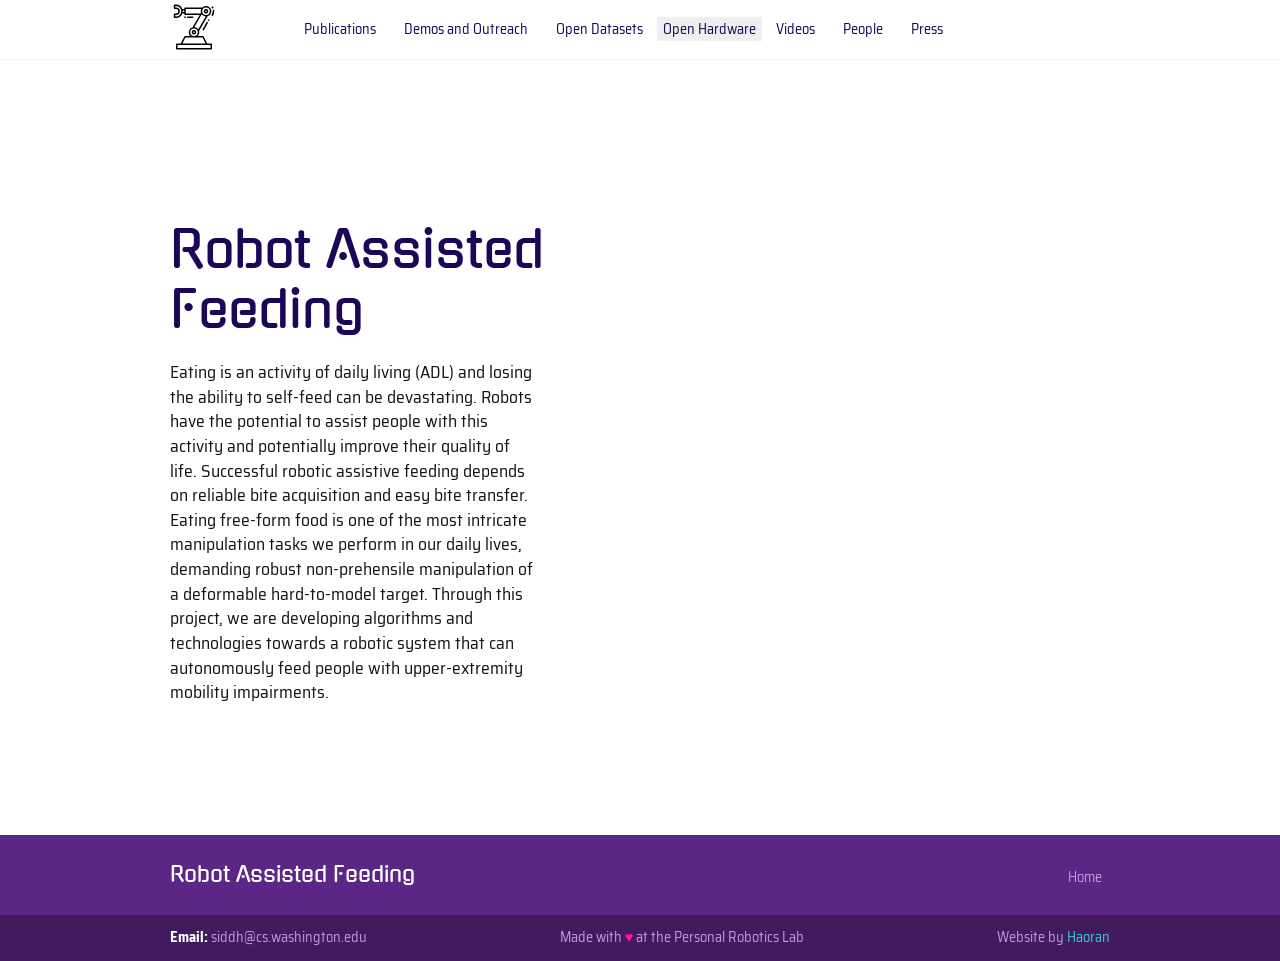
<file: index.html>
<!DOCTYPE html>
<html lang="en">

<head>
	<meta name="generator" content="Hugo 0.69.0" />
  <meta charset="utf-8">
  <meta http-equiv="x-ua-compatible" content="ie=edge">
  <title>Robot Assisted Feeding</title>
  <meta name="viewport" content="width=device-width, initial-scale=1">
  
<meta name="description" content="The Multi-agent System for non-Holonomic Racing (MuSHR) is an open-source robotic hardware and software platform for learning and researching AI in a the setting of autonomous vehicles and mobile robotics." />
<meta property="og:title" content="MuSHR: The UW Open Racecar Project" />
<meta property="og:type" content="website" />
<meta property="og:url" content="https://prl-mushr.github.io" />
<meta property="og:image" content="https://prl-mushr.github.io/imgs/single-car.jpg" />
<meta property="og:description" content="The Multi-agent System for non-Holonomic Racing (MuSHR) is an open-source robotic hardware and software platform for learning and researching AI in a the setting of autonomous vehicles and mobile robotics." />
<meta name="twitter:card" content="summary" />
<meta name="twitter:site" content="@MichaloveJohan" />
<meta name="twitter:creator" content="@MichaloveJohan" />

  <link rel="icon" href="https://yhrgintoki.github.io/favicon.png">

  
  
  <link rel="stylesheet" href="/css/style.min.7610062c98bab0e2634747161e62bdde89bf88726ce3ced9e7264513fb97fb68.css">
  

  

</head>

<body class='page page-home'>
  <div id="main-menu-mobile" class="main-menu-mobile">
  <ul>
    
    
    <li class="menu-item-publications">
      <a href="/publications/">
        
        <span>Publications</span>
      </a>
    </li>
    
    <li class="menu-item-demos and outreach">
      <a href="/demos/">
        
        <span>Demos and Outreach</span>
      </a>
    </li>
    
    <li class="menu-item-open datasets">
      <a href="/datasets/">
        
        <span>Open Datasets</span>
      </a>
    </li>
    
    <li class="menu-item-open hardware">
      <a href="/hardware/">
        
        <span>Open Hardware</span>
      </a>
    </li>
    
    <li class="menu-item-videos">
      <a href="/videos/">
        
        <span>Videos</span>
      </a>
    </li>
    
    <li class="menu-item-people">
      <a href="https://personalrobotics.cs.washington.edu/people/">
        
        <span>People</span>
      </a>
    </li>
    
    <li class="menu-item-press">
      <a href="/press/">
        
        <span>Press</span>
      </a>
    </li>
    
  </ul>
</div>
  <div class="wrapper">
    <div class='header'>
  <div class="container">
    <div class="logo">
      <a href="https://yhrgintoki.github.io/"><img alt="Figurit Homepage" src="https://yhrgintoki.github.io/imgs/robotic-arm.svg" /></a>
    </div>
    <div class="logo-mobile">
      <a href="https://yhrgintoki.github.io/"><img alt="Figurit Homepage" src="https://yhrgintoki.github.io/imgs/robotic-arm.svg" /></a>
    </div>
    <div id="main-menu" class="main-menu">
  <ul>
    
    
    
    <li class="menu-item-publications">
      <a href="/publications/">
        
        <span>Publications</span>
      </a>
    </li>
    
    
    
    <li class="menu-item-demos and outreach">
      <a href="/demos/">
        
        <span>Demos and Outreach</span>
      </a>
    </li>
    
    
    
    <li class="menu-item-open datasets">
      <a href="/datasets/">
        
        <span>Open Datasets</span>
      </a>
    </li>
    
    
    
    <div class = "dropdown">
    <button class="dropbtn">
      <li class="menu-item-open hardware"></li>
        <span>Open Hardware</span>
      <li>
    </button>
    <ul class="dropdown-content">
      
        <li class="menu-item-tactile sensor">
          <a href="/hardware/gelsight-mini-tactile-sensor/">Tactile Sensor</a>
        </li>
      
        <li class="menu-item-wireless perception module">
          <a href="/hardware/wireless-perception-module/">Wireless Perception Module</a>
        </li>
      
    </ul>
    </div>
    
    
    
    <li class="menu-item-videos">
      <a href="/videos/">
        
        <span>Videos</span>
      </a>
    </li>
    
    
    
    <li class="menu-item-people">
      <a href="https://personalrobotics.cs.washington.edu/people/">
        
        <span>People</span>
      </a>
    </li>
    
    
    
    <li class="menu-item-press">
      <a href="/press/">
        
        <span>Press</span>
      </a>
    </li>
    
    
  </ul>
</div>

    <button id="toggle-main-menu-mobile" class="hamburger hamburger--slider" role="presentation" aria-label="mobile menu trigger">
  <span class="hamburger-box">
    <span class="hamburger-inner"></span>
  </span>
</button>
</div>
</div>

    
<div class="intro">
  <div class="container">
     <div class="row justify-content-start">
      <div class="col-12 col-md-12 col-lg-6 order-2 order-lg-1">
        <h1 id="robot-assisted-feeding">Robot Assisted Feeding</h1>
<h2 id="[base64]">Eating is an activity of daily living (ADL) and losing the ability to self-feed can be devastating. Robots have the potential to assist people with this activity and potentially improve their quality of life. Successful robotic assistive feeding depends on reliable bite acquisition and easy bite transfer. Eating free-form food is one of the most intricate manipulation tasks we perform in our daily lives, demanding robust non-prehensile manipulation of a deformable hard-to-model target. Through this project, we are developing algorithms and technologies towards a robotic system that can autonomously feed people with upper-extremity mobility impairments.</h2>

      
      </div>
      <div class="col-lg-6 order-lg-2">
        <div style="position:relative;padding-bottom:56.25%;">
        <iframe width="100%" height="100%" style="width:100%;height:100%;position:absolute;left:0px;top:0px;" src="https://www.youtube.com/embed/t2eO4CD-0WY" frameborder="0" allow="accelerometer; autoplay; encrypted-media; gyroscope; picture-in-picture" allowfullscreen></iframe>
      </div>
      </div>
    </div>
  </div>
</div>





  </div>

  <div class="footer">
  <div class="container">
    <div class="row">
      <div class="col-12">
        <div class="footer-inner">
          <h3 class="footer-title">Robot Assisted Feeding</h3>
          <ul>
            
            
            <li class="menu-item-home">
              <a href="/">
                Home
              </a>
            </li>
            
          </ul>
        </div>
      </div>
    </div>
  </div>
</div>
  <div class="sub-footer">
  <div class="container">
    <div class="row">
      <div class="col-12">
        <div class="sub-footer-inner">
          <ul>
            <li><strong>Email: </strong><a href="mailto:siddh@cs.washington.edu">
                siddh@cs.washington.edu</a></li>
          </ul>
          <ul>
            <li class="prl"><a href="https://personalrobotics.cs.washington.edu/">Made with <font color="#FF1690">♥</font> at the Personal Robotics Lab</a></li>
          </ul>
          <ul>
            <li class="prl">Website by <font color="#36CDC4">Haoran</font></li>
          </ul>
        </div>
      </div>
    </div>
  </div>
</div>


  

  
  

  
  <script type="text/javascript" src="/js/scripts.min.bf1e1f7ae8e03db5f012356e825843facdff51c0a559cb0d27fe2bbe1db405c2.js"></script>
  

  




<script async src="https://www.googletagmanager.com/gtag/js?id=UA-146151202-1"></script>
<script>
  window.dataLayer = window.dataLayer || [];

  function gtag() {
    dataLayer.push(arguments);
  }
  gtag('js', new Date());
  gtag('config', 'UA-146151202-1');
</script>




</body>

</html>
</file>
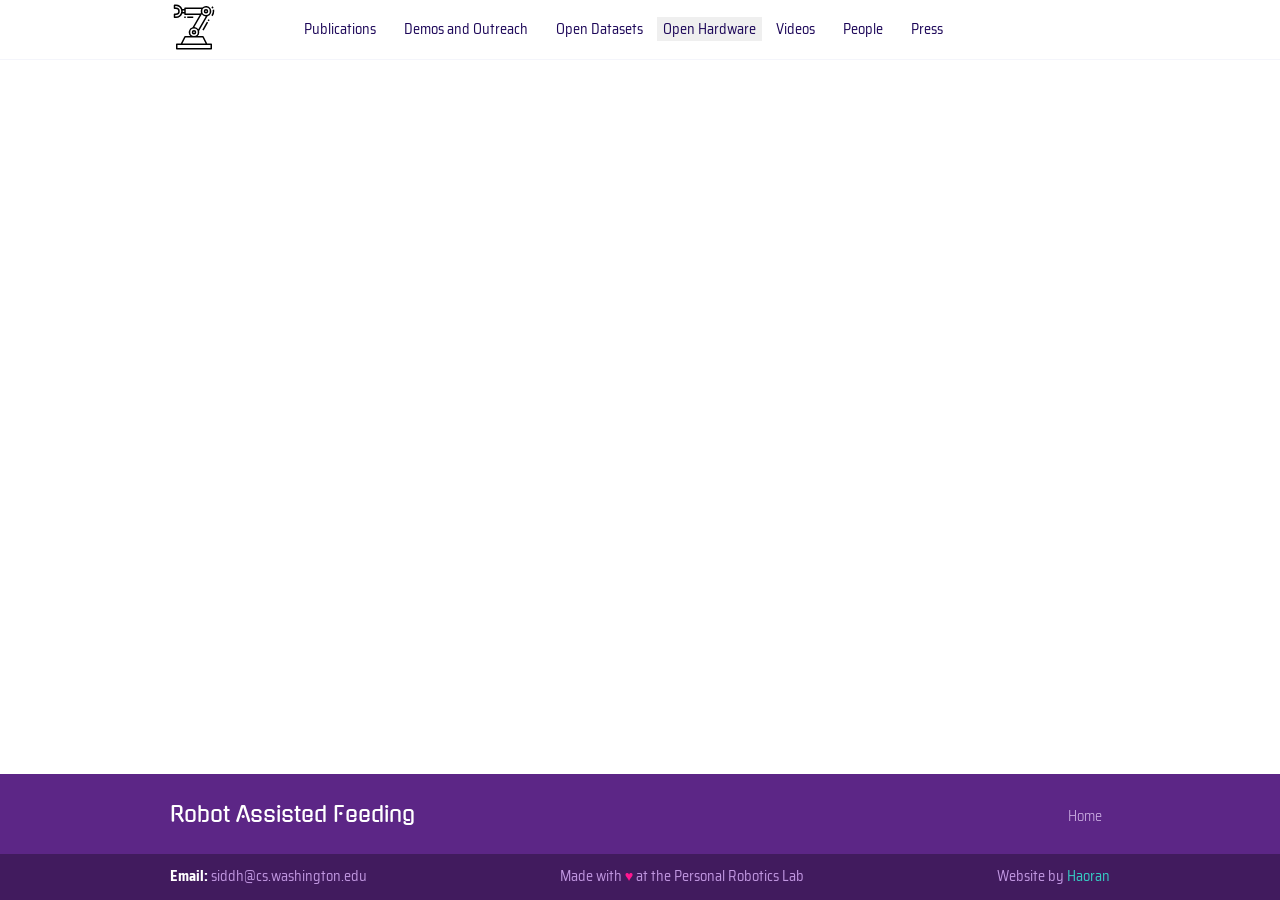
<file: categories/index.html>
<!DOCTYPE html>
<html lang="en">

<head>
  <meta charset="utf-8">
  <meta http-equiv="x-ua-compatible" content="ie=edge">
  <title>Categories - Robot Assisted Feeding</title>
  <meta name="viewport" content="width=device-width, initial-scale=1">
  
  <link rel="icon" href="https://yhrgintoki.github.io/favicon.png">

  
  
  <link rel="stylesheet" href="/css/style.min.7610062c98bab0e2634747161e62bdde89bf88726ce3ced9e7264513fb97fb68.css">
  

  

</head>

<body class='page page-tutorials-list'>
  <div id="main-menu-mobile" class="main-menu-mobile">
  <ul>
    
    
    <li class="menu-item-publications">
      <a href="/publications/">
        
        <span>Publications</span>
      </a>
    </li>
    
    <li class="menu-item-demos and outreach">
      <a href="/demos/">
        
        <span>Demos and Outreach</span>
      </a>
    </li>
    
    <li class="menu-item-open datasets">
      <a href="/datasets/">
        
        <span>Open Datasets</span>
      </a>
    </li>
    
    <li class="menu-item-open hardware">
      <a href="/hardware/">
        
        <span>Open Hardware</span>
      </a>
    </li>
    
    <li class="menu-item-videos">
      <a href="/videos/">
        
        <span>Videos</span>
      </a>
    </li>
    
    <li class="menu-item-people">
      <a href="https://personalrobotics.cs.washington.edu/people/">
        
        <span>People</span>
      </a>
    </li>
    
    <li class="menu-item-press">
      <a href="/press/">
        
        <span>Press</span>
      </a>
    </li>
    
  </ul>
</div>
  <div class="wrapper">
    <div class='header'>
  <div class="container">
    <div class="logo">
      <a href="https://yhrgintoki.github.io/"><img alt="Figurit Homepage" src="https://yhrgintoki.github.io/imgs/robotic-arm.svg" /></a>
    </div>
    <div class="logo-mobile">
      <a href="https://yhrgintoki.github.io/"><img alt="Figurit Homepage" src="https://yhrgintoki.github.io/imgs/robotic-arm.svg" /></a>
    </div>
    <div id="main-menu" class="main-menu">
  <ul>
    
    
    
    <li class="menu-item-publications">
      <a href="/publications/">
        
        <span>Publications</span>
      </a>
    </li>
    
    
    
    <li class="menu-item-demos and outreach">
      <a href="/demos/">
        
        <span>Demos and Outreach</span>
      </a>
    </li>
    
    
    
    <li class="menu-item-open datasets">
      <a href="/datasets/">
        
        <span>Open Datasets</span>
      </a>
    </li>
    
    
    
    <div class = "dropdown">
    <button class="dropbtn">
      <li class="menu-item-open hardware"></li>
        <span>Open Hardware</span>
      <li>
    </button>
    <ul class="dropdown-content">
      
        <li class="menu-item-tactile sensor">
          <a href="/hardware/gelsight-mini-tactile-sensor/">Tactile Sensor</a>
        </li>
      
        <li class="menu-item-wireless perception module">
          <a href="/hardware/wireless-perception-module/">Wireless Perception Module</a>
        </li>
      
    </ul>
    </div>
    
    
    
    <li class="menu-item-videos">
      <a href="/videos/">
        
        <span>Videos</span>
      </a>
    </li>
    
    
    
    <li class="menu-item-people">
      <a href="https://personalrobotics.cs.washington.edu/people/">
        
        <span>People</span>
      </a>
    </li>
    
    
    
    <li class="menu-item-press">
      <a href="/press/">
        
        <span>Press</span>
      </a>
    </li>
    
    
  </ul>
</div>

    <button id="toggle-main-menu-mobile" class="hamburger hamburger--slider" role="presentation" aria-label="mobile menu trigger">
  <span class="hamburger-box">
    <span class="hamburger-inner"></span>
  </span>
</button>
</div>
</div>

    
<div class="intro">
  <div class="container">
    <div class="row justify-content-start">
      <div class="col-12 col-md-12 col-lg-6 order-2 order-lg-1">
        
      </div>
      
    </div>
  </div>
</div>

<div class="container pt-6 pb-md-12">
  <div class="row">
    
  </div>
</div>

  </div>

  <div class="footer">
  <div class="container">
    <div class="row">
      <div class="col-12">
        <div class="footer-inner">
          <h3 class="footer-title">Robot Assisted Feeding</h3>
          <ul>
            
            
            <li class="menu-item-home">
              <a href="/">
                Home
              </a>
            </li>
            
          </ul>
        </div>
      </div>
    </div>
  </div>
</div>
  <div class="sub-footer">
  <div class="container">
    <div class="row">
      <div class="col-12">
        <div class="sub-footer-inner">
          <ul>
            <li><strong>Email: </strong><a href="mailto:siddh@cs.washington.edu">
                siddh@cs.washington.edu</a></li>
          </ul>
          <ul>
            <li class="prl"><a href="https://personalrobotics.cs.washington.edu/">Made with <font color="#FF1690">♥</font> at the Personal Robotics Lab</a></li>
          </ul>
          <ul>
            <li class="prl">Website by <font color="#36CDC4">Haoran</font></li>
          </ul>
        </div>
      </div>
    </div>
  </div>
</div>


  

  
  

  
  <script type="text/javascript" src="/js/scripts.min.bf1e1f7ae8e03db5f012356e825843facdff51c0a559cb0d27fe2bbe1db405c2.js"></script>
  

  




<script async src="https://www.googletagmanager.com/gtag/js?id=UA-146151202-1"></script>
<script>
  window.dataLayer = window.dataLayer || [];

  function gtag() {
    dataLayer.push(arguments);
  }
  gtag('js', new Date());
  gtag('config', 'UA-146151202-1');
</script>




</body>

</html>
</file>
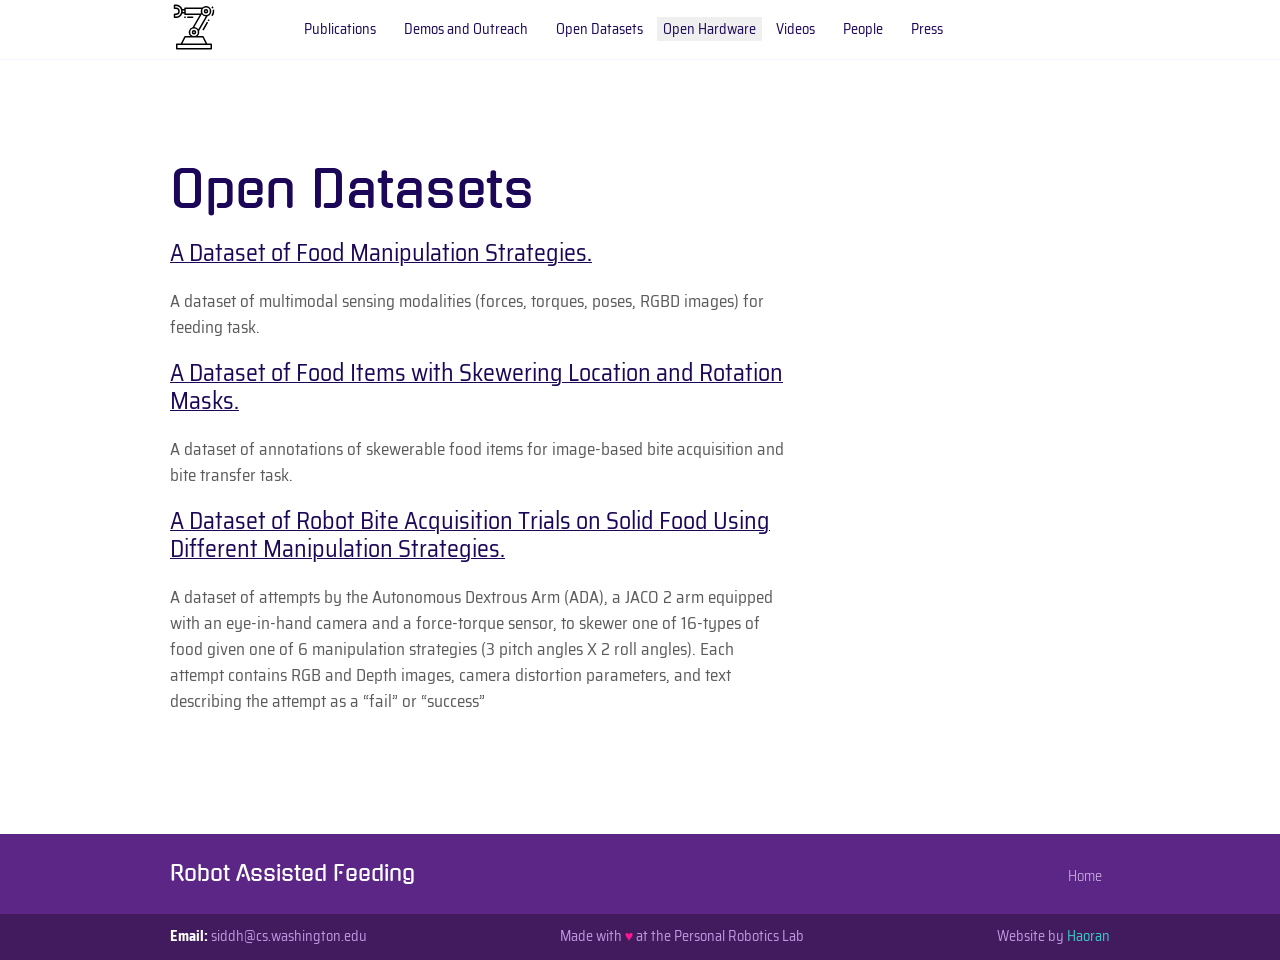
<file: datasets/index.html>
<!DOCTYPE html>
<html lang="en">

<head>
  <meta charset="utf-8">
  <meta http-equiv="x-ua-compatible" content="ie=edge">
  <title>Open Datasets - Robot Assisted Feeding</title>
  <meta name="viewport" content="width=device-width, initial-scale=1">
  
  <link rel="icon" href="https://yhrgintoki.github.io/favicon.png">

  
  
  <link rel="stylesheet" href="/css/style.min.7610062c98bab0e2634747161e62bdde89bf88726ce3ced9e7264513fb97fb68.css">
  

  

</head>

<body class='page page-default-single'>
  <div id="main-menu-mobile" class="main-menu-mobile">
  <ul>
    
    
    <li class="menu-item-publications">
      <a href="/publications/">
        
        <span>Publications</span>
      </a>
    </li>
    
    <li class="menu-item-demos and outreach">
      <a href="/demos/">
        
        <span>Demos and Outreach</span>
      </a>
    </li>
    
    <li class="menu-item-open datasets">
      <a href="/datasets/">
        
        <span>Open Datasets</span>
      </a>
    </li>
    
    <li class="menu-item-open hardware">
      <a href="/hardware/">
        
        <span>Open Hardware</span>
      </a>
    </li>
    
    <li class="menu-item-videos">
      <a href="/videos/">
        
        <span>Videos</span>
      </a>
    </li>
    
    <li class="menu-item-people">
      <a href="https://personalrobotics.cs.washington.edu/people/">
        
        <span>People</span>
      </a>
    </li>
    
    <li class="menu-item-press">
      <a href="/press/">
        
        <span>Press</span>
      </a>
    </li>
    
  </ul>
</div>
  <div class="wrapper">
    <div class='header'>
  <div class="container">
    <div class="logo">
      <a href="https://yhrgintoki.github.io/"><img alt="Figurit Homepage" src="https://yhrgintoki.github.io/imgs/robotic-arm.svg" /></a>
    </div>
    <div class="logo-mobile">
      <a href="https://yhrgintoki.github.io/"><img alt="Figurit Homepage" src="https://yhrgintoki.github.io/imgs/robotic-arm.svg" /></a>
    </div>
    <div id="main-menu" class="main-menu">
  <ul>
    
    
    
    <li class="menu-item-publications">
      <a href="/publications/">
        
        <span>Publications</span>
      </a>
    </li>
    
    
    
    <li class="menu-item-demos and outreach">
      <a href="/demos/">
        
        <span>Demos and Outreach</span>
      </a>
    </li>
    
    
    
    <li class="menu-item-open datasets">
      <a href="/datasets/">
        
        <span>Open Datasets</span>
      </a>
    </li>
    
    
    
    <div class = "dropdown">
    <button class="dropbtn">
      <li class="menu-item-open hardware"></li>
        <span>Open Hardware</span>
      <li>
    </button>
    <ul class="dropdown-content">
      
        <li class="menu-item-tactile sensor">
          <a href="/hardware/gelsight-mini-tactile-sensor/">Tactile Sensor</a>
        </li>
      
        <li class="menu-item-wireless perception module">
          <a href="/hardware/wireless-perception-module/">Wireless Perception Module</a>
        </li>
      
    </ul>
    </div>
    
    
    
    <li class="menu-item-videos">
      <a href="/videos/">
        
        <span>Videos</span>
      </a>
    </li>
    
    
    
    <li class="menu-item-people">
      <a href="https://personalrobotics.cs.washington.edu/people/">
        
        <span>People</span>
      </a>
    </li>
    
    
    
    <li class="menu-item-press">
      <a href="/press/">
        
        <span>Press</span>
      </a>
    </li>
    
    
  </ul>
</div>

    <button id="toggle-main-menu-mobile" class="hamburger hamburger--slider" role="presentation" aria-label="mobile menu trigger">
  <span class="hamburger-box">
    <span class="hamburger-inner"></span>
  </span>
</button>
</div>
</div>

    
<div class="container pb-6 pt-6 pt-md-10 pb-md-10">
  <div class="row justify-content-start">
    <div class="col-12 col-md-8">
      <div class="service service-single">
        <h1 class="title">Open Datasets</h1>
        <div class="content"><p><a href="https://doi.org/10.7910/DVN/8TTXZ7"><font size = 5>A Dataset of Food Manipulation Strategies.</font></a></p>
<p>A dataset of multimodal sensing modalities (forces, torques, poses, RGBD images) for feeding task.</p>
<p><a href="https://doi.org/10.7910/DVN/GHV7XZ"><font size = 5>A Dataset of Food Items with Skewering Location and Rotation Masks.</font></a></p>
<p>A dataset of annotations of skewerable food items for image-based bite acquisition and bite transfer task.</p>
<p><a href="https://doi.org/10.7910/DVN/8A1XO3"><font size = 5>A Dataset of Robot Bite Acquisition Trials on Solid Food Using Different Manipulation Strategies.</font></a></p>
<p>A dataset of attempts by the Autonomous Dextrous Arm (ADA), a JACO 2 arm equipped with an eye-in-hand camera and a force-torque sensor, to skewer one of 16-types of food given one of 6 manipulation strategies (3 pitch angles X 2 roll angles). Each attempt contains RGB and Depth images, camera distortion parameters, and text describing the attempt as a &ldquo;fail&rdquo; or &ldquo;success&rdquo;</p>
</div>
      </div>
    </div>
  </div>
</div>

  </div>

  <div class="footer">
  <div class="container">
    <div class="row">
      <div class="col-12">
        <div class="footer-inner">
          <h3 class="footer-title">Robot Assisted Feeding</h3>
          <ul>
            
            
            <li class="menu-item-home">
              <a href="/">
                Home
              </a>
            </li>
            
          </ul>
        </div>
      </div>
    </div>
  </div>
</div>
  <div class="sub-footer">
  <div class="container">
    <div class="row">
      <div class="col-12">
        <div class="sub-footer-inner">
          <ul>
            <li><strong>Email: </strong><a href="mailto:siddh@cs.washington.edu">
                siddh@cs.washington.edu</a></li>
          </ul>
          <ul>
            <li class="prl"><a href="https://personalrobotics.cs.washington.edu/">Made with <font color="#FF1690">♥</font> at the Personal Robotics Lab</a></li>
          </ul>
          <ul>
            <li class="prl">Website by <font color="#36CDC4">Haoran</font></li>
          </ul>
        </div>
      </div>
    </div>
  </div>
</div>


  

  
  

  
  <script type="text/javascript" src="/js/scripts.min.bf1e1f7ae8e03db5f012356e825843facdff51c0a559cb0d27fe2bbe1db405c2.js"></script>
  

  




<script async src="https://www.googletagmanager.com/gtag/js?id=UA-146151202-1"></script>
<script>
  window.dataLayer = window.dataLayer || [];

  function gtag() {
    dataLayer.push(arguments);
  }
  gtag('js', new Date());
  gtag('config', 'UA-146151202-1');
</script>




</body>

</html>
</file>
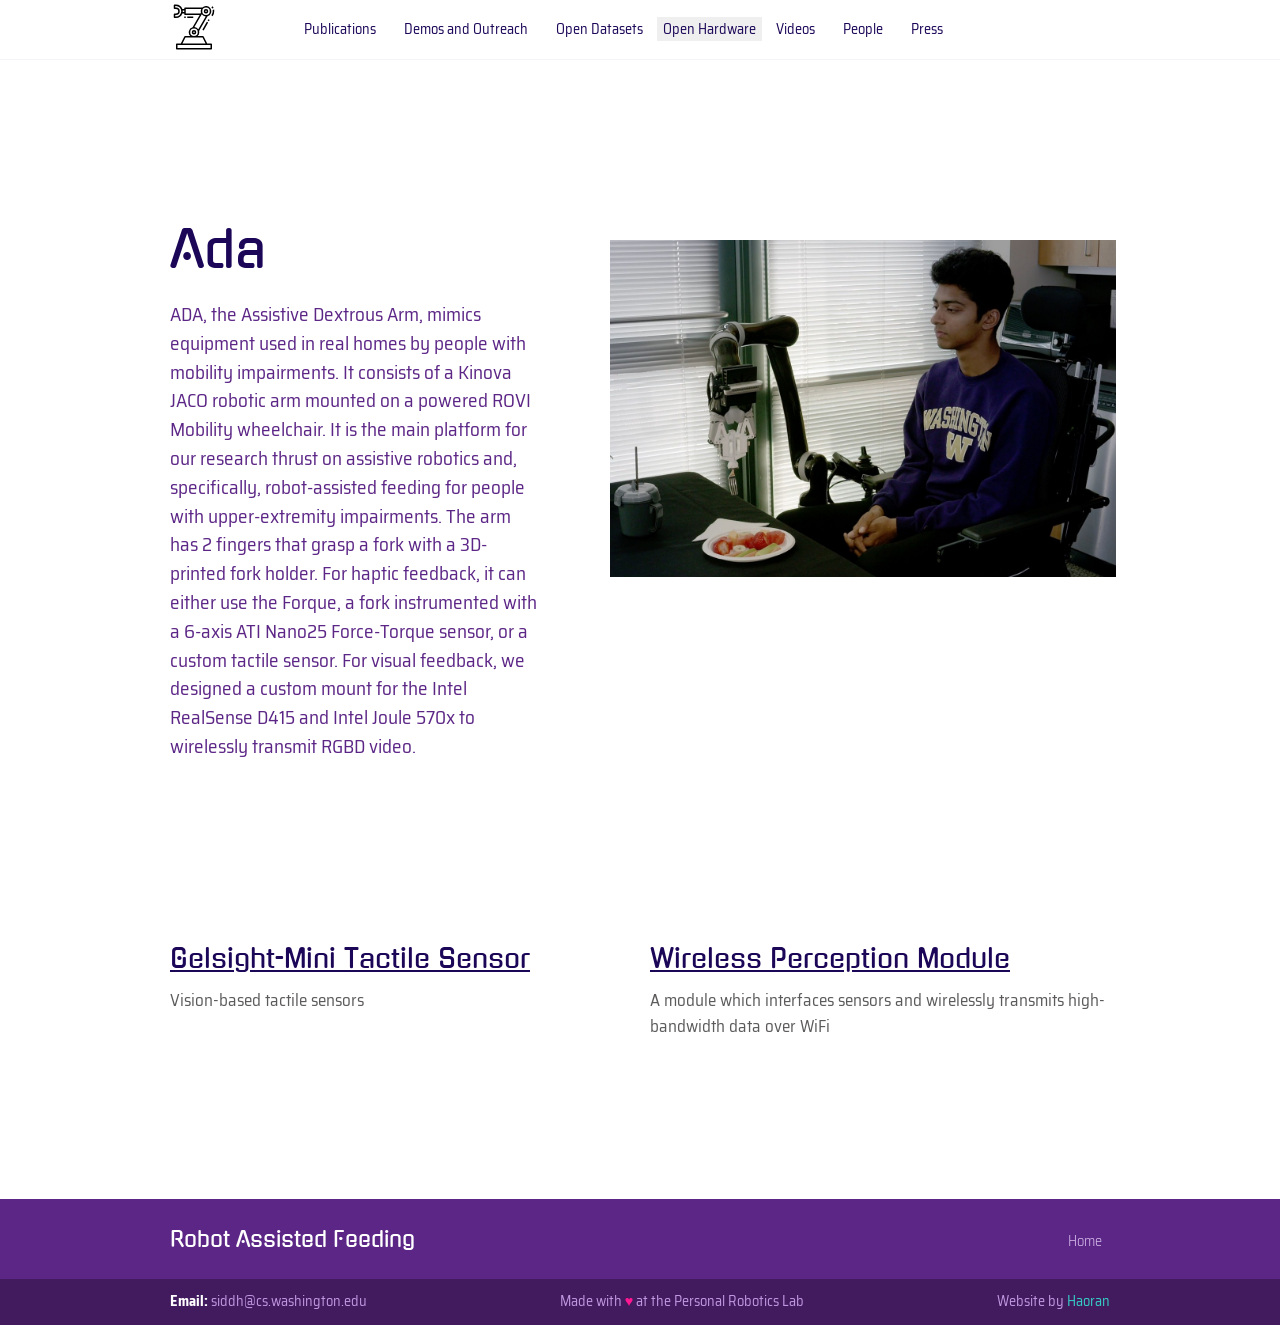
<file: hardware/index.html>
<!DOCTYPE html>
<html lang="en">

<head>
  <meta charset="utf-8">
  <meta http-equiv="x-ua-compatible" content="ie=edge">
  <title>Open Hardware - Robot Assisted Feeding</title>
  <meta name="viewport" content="width=device-width, initial-scale=1">
  
  <link rel="icon" href="https://yhrgintoki.github.io/favicon.png">

  
  
  <link rel="stylesheet" href="/css/style.min.7610062c98bab0e2634747161e62bdde89bf88726ce3ced9e7264513fb97fb68.css">
  

  

</head>

<body class='page page-tutorials-list'>
  <div id="main-menu-mobile" class="main-menu-mobile">
  <ul>
    
    
    <li class="menu-item-publications">
      <a href="/publications/">
        
        <span>Publications</span>
      </a>
    </li>
    
    <li class="menu-item-demos and outreach">
      <a href="/demos/">
        
        <span>Demos and Outreach</span>
      </a>
    </li>
    
    <li class="menu-item-open datasets">
      <a href="/datasets/">
        
        <span>Open Datasets</span>
      </a>
    </li>
    
    <li class="menu-item-open hardware active">
      <a href="/hardware/">
        
        <span>Open Hardware</span>
      </a>
    </li>
    
    <li class="menu-item-videos">
      <a href="/videos/">
        
        <span>Videos</span>
      </a>
    </li>
    
    <li class="menu-item-people">
      <a href="https://personalrobotics.cs.washington.edu/people/">
        
        <span>People</span>
      </a>
    </li>
    
    <li class="menu-item-press">
      <a href="/press/">
        
        <span>Press</span>
      </a>
    </li>
    
  </ul>
</div>
  <div class="wrapper">
    <div class='header'>
  <div class="container">
    <div class="logo">
      <a href="https://yhrgintoki.github.io/"><img alt="Figurit Homepage" src="https://yhrgintoki.github.io/imgs/robotic-arm.svg" /></a>
    </div>
    <div class="logo-mobile">
      <a href="https://yhrgintoki.github.io/"><img alt="Figurit Homepage" src="https://yhrgintoki.github.io/imgs/robotic-arm.svg" /></a>
    </div>
    <div id="main-menu" class="main-menu">
  <ul>
    
    
    
    <li class="menu-item-publications">
      <a href="/publications/">
        
        <span>Publications</span>
      </a>
    </li>
    
    
    
    <li class="menu-item-demos and outreach">
      <a href="/demos/">
        
        <span>Demos and Outreach</span>
      </a>
    </li>
    
    
    
    <li class="menu-item-open datasets">
      <a href="/datasets/">
        
        <span>Open Datasets</span>
      </a>
    </li>
    
    
    
    <div class = "dropdown">
    <button class="dropbtn">
      <li class="menu-item-open hardware"></li>
        <span>Open Hardware</span>
      <li>
    </button>
    <ul class="dropdown-content">
      
        <li class="menu-item-tactile sensor">
          <a href="/hardware/gelsight-mini-tactile-sensor/">Tactile Sensor</a>
        </li>
      
        <li class="menu-item-wireless perception module">
          <a href="/hardware/wireless-perception-module/">Wireless Perception Module</a>
        </li>
      
    </ul>
    </div>
    
    
    
    <li class="menu-item-videos">
      <a href="/videos/">
        
        <span>Videos</span>
      </a>
    </li>
    
    
    
    <li class="menu-item-people">
      <a href="https://personalrobotics.cs.washington.edu/people/">
        
        <span>People</span>
      </a>
    </li>
    
    
    
    <li class="menu-item-press">
      <a href="/press/">
        
        <span>Press</span>
      </a>
    </li>
    
    
  </ul>
</div>

    <button id="toggle-main-menu-mobile" class="hamburger hamburger--slider" role="presentation" aria-label="mobile menu trigger">
  <span class="hamburger-box">
    <span class="hamburger-inner"></span>
  </span>
</button>
</div>
</div>

    
<div class="intro">
  <div class="container">
    <div class="row justify-content-start">
      <div class="col-12 col-md-12 col-lg-6 order-2 order-lg-1">
        <div class="content">
        <h1 id="ada">Ada</h1>
<p>ADA, the Assistive Dextrous Arm, mimics equipment used in real homes by people with mobility impairments. It consists of a Kinova JACO robotic arm mounted on a powered ROVI Mobility wheelchair. It is the main platform for our research thrust on assistive robotics and, specifically, robot-assisted feeding for people with upper-extremity impairments. The arm has 2 fingers that grasp a fork with a 3D-printed fork holder. For haptic feedback, it can either use the Forque, a fork instrumented with a 6-axis ATI Nano25 Force-Torque sensor, or a custom tactile sensor. For visual feedback, we designed a custom mount for the Intel RealSense D415 and Intel Joule 570x to wirelessly transmit RGBD video.</p>

      </div>
      </div>
      
      <div class="col-12 col-md-12 col-lg-6 order-1 order-lg-2 position-relative">
        <img class="intro-image-flying" src="/imgs/ada.jpg" />
      </div>
      
    </div>
  </div>
</div>

<div class="container pt-6 pb-md-12">
  <div class="row">
    
    
    <div class="col-12 col-md-6 mb-2 "><div class="tutorial tutorial-summary">
  <div class="tutorial-content">
    <h2 class="tutorial-title">
      <a href="https://yhrgintoki.github.io/hardware/gelsight-mini-tactile-sensor/">Gelsight-Mini Tactile Sensor</a>
    </h2>
    
    <p>Vision-based tactile sensors</p>
    
  </div>
</div></div>
    
    <div class="col-12 col-md-6 mb-2 "><div class="tutorial tutorial-summary">
  <div class="tutorial-content">
    <h2 class="tutorial-title">
      <a href="https://yhrgintoki.github.io/hardware/wireless-perception-module/">Wireless Perception Module</a>
    </h2>
    
    <p>A module which interfaces sensors and wirelessly transmits high-bandwidth data over WiFi</p>
    
  </div>
</div></div>
    
  </div>
</div>

  </div>

  <div class="footer">
  <div class="container">
    <div class="row">
      <div class="col-12">
        <div class="footer-inner">
          <h3 class="footer-title">Robot Assisted Feeding</h3>
          <ul>
            
            
            <li class="menu-item-home">
              <a href="/">
                Home
              </a>
            </li>
            
          </ul>
        </div>
      </div>
    </div>
  </div>
</div>
  <div class="sub-footer">
  <div class="container">
    <div class="row">
      <div class="col-12">
        <div class="sub-footer-inner">
          <ul>
            <li><strong>Email: </strong><a href="mailto:siddh@cs.washington.edu">
                siddh@cs.washington.edu</a></li>
          </ul>
          <ul>
            <li class="prl"><a href="https://personalrobotics.cs.washington.edu/">Made with <font color="#FF1690">♥</font> at the Personal Robotics Lab</a></li>
          </ul>
          <ul>
            <li class="prl">Website by <font color="#36CDC4">Haoran</font></li>
          </ul>
        </div>
      </div>
    </div>
  </div>
</div>


  

  
  

  
  <script type="text/javascript" src="/js/scripts.min.bf1e1f7ae8e03db5f012356e825843facdff51c0a559cb0d27fe2bbe1db405c2.js"></script>
  

  




<script async src="https://www.googletagmanager.com/gtag/js?id=UA-146151202-1"></script>
<script>
  window.dataLayer = window.dataLayer || [];

  function gtag() {
    dataLayer.push(arguments);
  }
  gtag('js', new Date());
  gtag('config', 'UA-146151202-1');
</script>




</body>

</html>
</file>
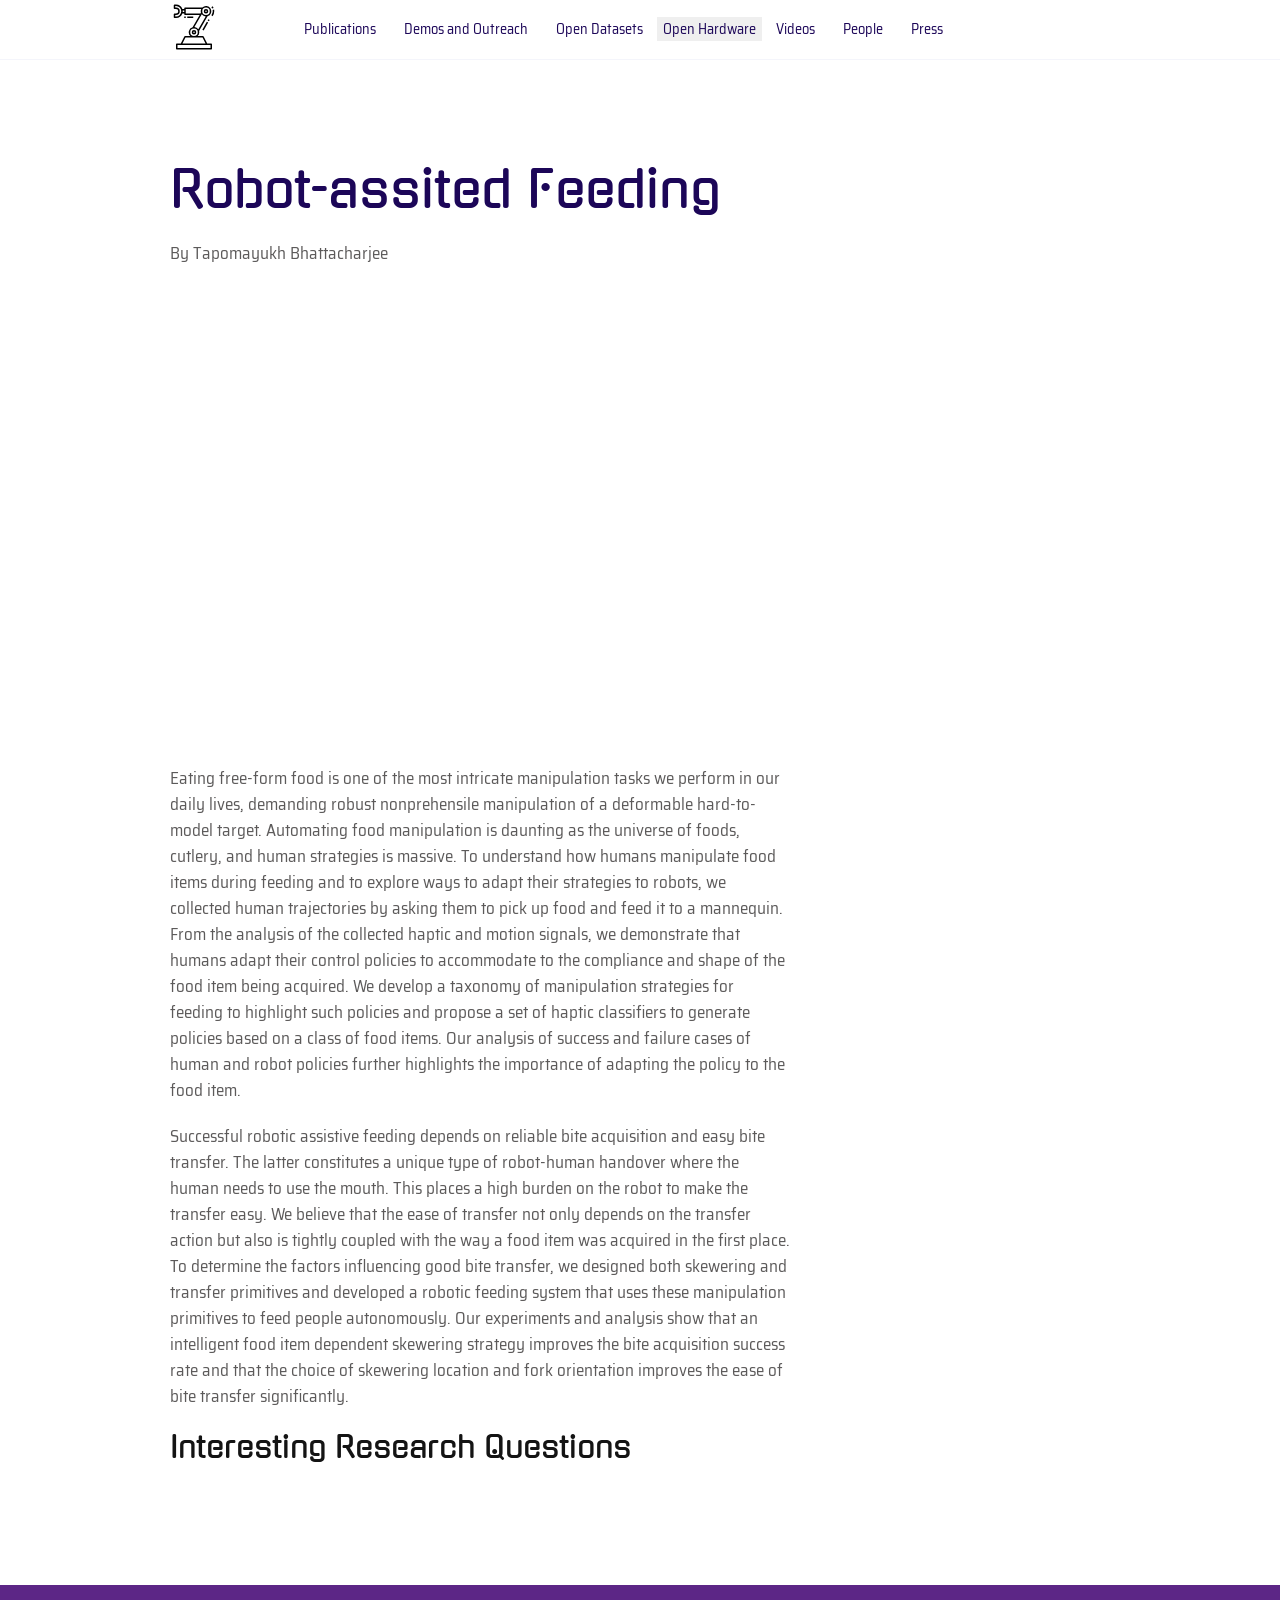
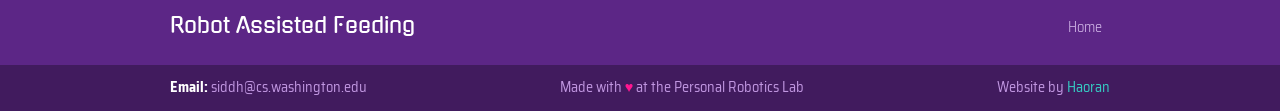
<file: overview/index.html>
<!DOCTYPE html>
<html lang="en">

<head>
  <meta charset="utf-8">
  <meta http-equiv="x-ua-compatible" content="ie=edge">
  <title>Robot-assited Feeding - Robot Assisted Feeding</title>
  <meta name="viewport" content="width=device-width, initial-scale=1">
  
  <link rel="icon" href="https://yhrgintoki.github.io/favicon.png">

  
  
  <link rel="stylesheet" href="/css/style.min.7610062c98bab0e2634747161e62bdde89bf88726ce3ced9e7264513fb97fb68.css">
  

  

</head>

<body class='page page-default-single'>
  <div id="main-menu-mobile" class="main-menu-mobile">
  <ul>
    
    
    <li class="menu-item-publications">
      <a href="/publications/">
        
        <span>Publications</span>
      </a>
    </li>
    
    <li class="menu-item-demos and outreach">
      <a href="/demos/">
        
        <span>Demos and Outreach</span>
      </a>
    </li>
    
    <li class="menu-item-open datasets">
      <a href="/datasets/">
        
        <span>Open Datasets</span>
      </a>
    </li>
    
    <li class="menu-item-open hardware">
      <a href="/hardware/">
        
        <span>Open Hardware</span>
      </a>
    </li>
    
    <li class="menu-item-videos">
      <a href="/videos/">
        
        <span>Videos</span>
      </a>
    </li>
    
    <li class="menu-item-people">
      <a href="https://personalrobotics.cs.washington.edu/people/">
        
        <span>People</span>
      </a>
    </li>
    
    <li class="menu-item-press">
      <a href="/press/">
        
        <span>Press</span>
      </a>
    </li>
    
  </ul>
</div>
  <div class="wrapper">
    <div class='header'>
  <div class="container">
    <div class="logo">
      <a href="https://yhrgintoki.github.io/"><img alt="Figurit Homepage" src="https://yhrgintoki.github.io/imgs/robotic-arm.svg" /></a>
    </div>
    <div class="logo-mobile">
      <a href="https://yhrgintoki.github.io/"><img alt="Figurit Homepage" src="https://yhrgintoki.github.io/imgs/robotic-arm.svg" /></a>
    </div>
    <div id="main-menu" class="main-menu">
  <ul>
    
    
    
    <li class="menu-item-publications">
      <a href="/publications/">
        
        <span>Publications</span>
      </a>
    </li>
    
    
    
    <li class="menu-item-demos and outreach">
      <a href="/demos/">
        
        <span>Demos and Outreach</span>
      </a>
    </li>
    
    
    
    <li class="menu-item-open datasets">
      <a href="/datasets/">
        
        <span>Open Datasets</span>
      </a>
    </li>
    
    
    
    <div class = "dropdown">
    <button class="dropbtn">
      <li class="menu-item-open hardware"></li>
        <span>Open Hardware</span>
      <li>
    </button>
    <ul class="dropdown-content">
      
        <li class="menu-item-tactile sensor">
          <a href="/hardware/gelsight-mini-tactile-sensor/">Tactile Sensor</a>
        </li>
      
        <li class="menu-item-wireless perception module">
          <a href="/hardware/wireless-perception-module/">Wireless Perception Module</a>
        </li>
      
    </ul>
    </div>
    
    
    
    <li class="menu-item-videos">
      <a href="/videos/">
        
        <span>Videos</span>
      </a>
    </li>
    
    
    
    <li class="menu-item-people">
      <a href="https://personalrobotics.cs.washington.edu/people/">
        
        <span>People</span>
      </a>
    </li>
    
    
    
    <li class="menu-item-press">
      <a href="/press/">
        
        <span>Press</span>
      </a>
    </li>
    
    
  </ul>
</div>

    <button id="toggle-main-menu-mobile" class="hamburger hamburger--slider" role="presentation" aria-label="mobile menu trigger">
  <span class="hamburger-box">
    <span class="hamburger-inner"></span>
  </span>
</button>
</div>
</div>

    
<div class="container pb-6 pt-6 pt-md-10 pb-md-10">
  <div class="row justify-content-start">
    <div class="col-12 col-md-8">
      <div class="service service-single">
        <h1 class="title">Robot-assited Feeding</h1>
        <div class="content"><p>By Tapomayukh Bhattacharjee</p>
<iframe width="800" height="450" style="margin-bottom:25px" src="https://www.youtube.com/embed/t2eO4CD-0WY" frameborder="0" allow="accelerometer; autoplay; encrypted-media; gyroscope; picture-in-picture" allowfullscreen></iframe>
<p>Eating free-form food is one of the most intricate manipulation tasks we perform in our daily lives, demanding robust nonprehensile manipulation of a deformable hard-to-model target. Automating food manipulation is daunting as the universe of foods, cutlery, and human strategies is massive. To understand how humans manipulate food items during feeding and to explore ways to adapt their strategies to robots, we collected human trajectories by asking them to pick up food and feed it to a mannequin. From the analysis of the collected haptic and motion signals, we demonstrate that humans adapt their control policies to accommodate to the compliance and shape of the food item being acquired. We develop a taxonomy of manipulation strategies for feeding to highlight such policies and propose a set of haptic classifiers to generate policies based on a class of food items. Our analysis of success and failure cases of human and robot policies further highlights the importance of adapting the policy to the food item.</p>
<p>Successful robotic assistive feeding depends on reliable bite acquisition and easy bite transfer. The latter constitutes a unique type of robot-human handover where the human needs to use the mouth. This places a high burden on the robot to make the transfer easy. We believe that the ease of transfer not only depends on the transfer action but also is tightly coupled with the way a food item was acquired in the first place. To determine the factors influencing good bite transfer, we designed both skewering and transfer primitives and developed a robotic feeding system that uses these manipulation primitives to feed people autonomously. Our experiments and analysis show that an intelligent food item dependent skewering strategy improves the bite acquisition success rate and that the choice of skewering location and fork orientation improves the ease of bite transfer significantly.</p>
<h1 id="interesting-research-questions">Interesting Research Questions</h1>
</div>
      </div>
    </div>
  </div>
</div>

  </div>

  <div class="footer">
  <div class="container">
    <div class="row">
      <div class="col-12">
        <div class="footer-inner">
          <h3 class="footer-title">Robot Assisted Feeding</h3>
          <ul>
            
            
            <li class="menu-item-home">
              <a href="/">
                Home
              </a>
            </li>
            
          </ul>
        </div>
      </div>
    </div>
  </div>
</div>
  <div class="sub-footer">
  <div class="container">
    <div class="row">
      <div class="col-12">
        <div class="sub-footer-inner">
          <ul>
            <li><strong>Email: </strong><a href="mailto:siddh@cs.washington.edu">
                siddh@cs.washington.edu</a></li>
          </ul>
          <ul>
            <li class="prl"><a href="https://personalrobotics.cs.washington.edu/">Made with <font color="#FF1690">♥</font> at the Personal Robotics Lab</a></li>
          </ul>
          <ul>
            <li class="prl">Website by <font color="#36CDC4">Haoran</font></li>
          </ul>
        </div>
      </div>
    </div>
  </div>
</div>


  

  
  

  
  <script type="text/javascript" src="/js/scripts.min.bf1e1f7ae8e03db5f012356e825843facdff51c0a559cb0d27fe2bbe1db405c2.js"></script>
  

  




<script async src="https://www.googletagmanager.com/gtag/js?id=UA-146151202-1"></script>
<script>
  window.dataLayer = window.dataLayer || [];

  function gtag() {
    dataLayer.push(arguments);
  }
  gtag('js', new Date());
  gtag('config', 'UA-146151202-1');
</script>




</body>

</html>
</file>
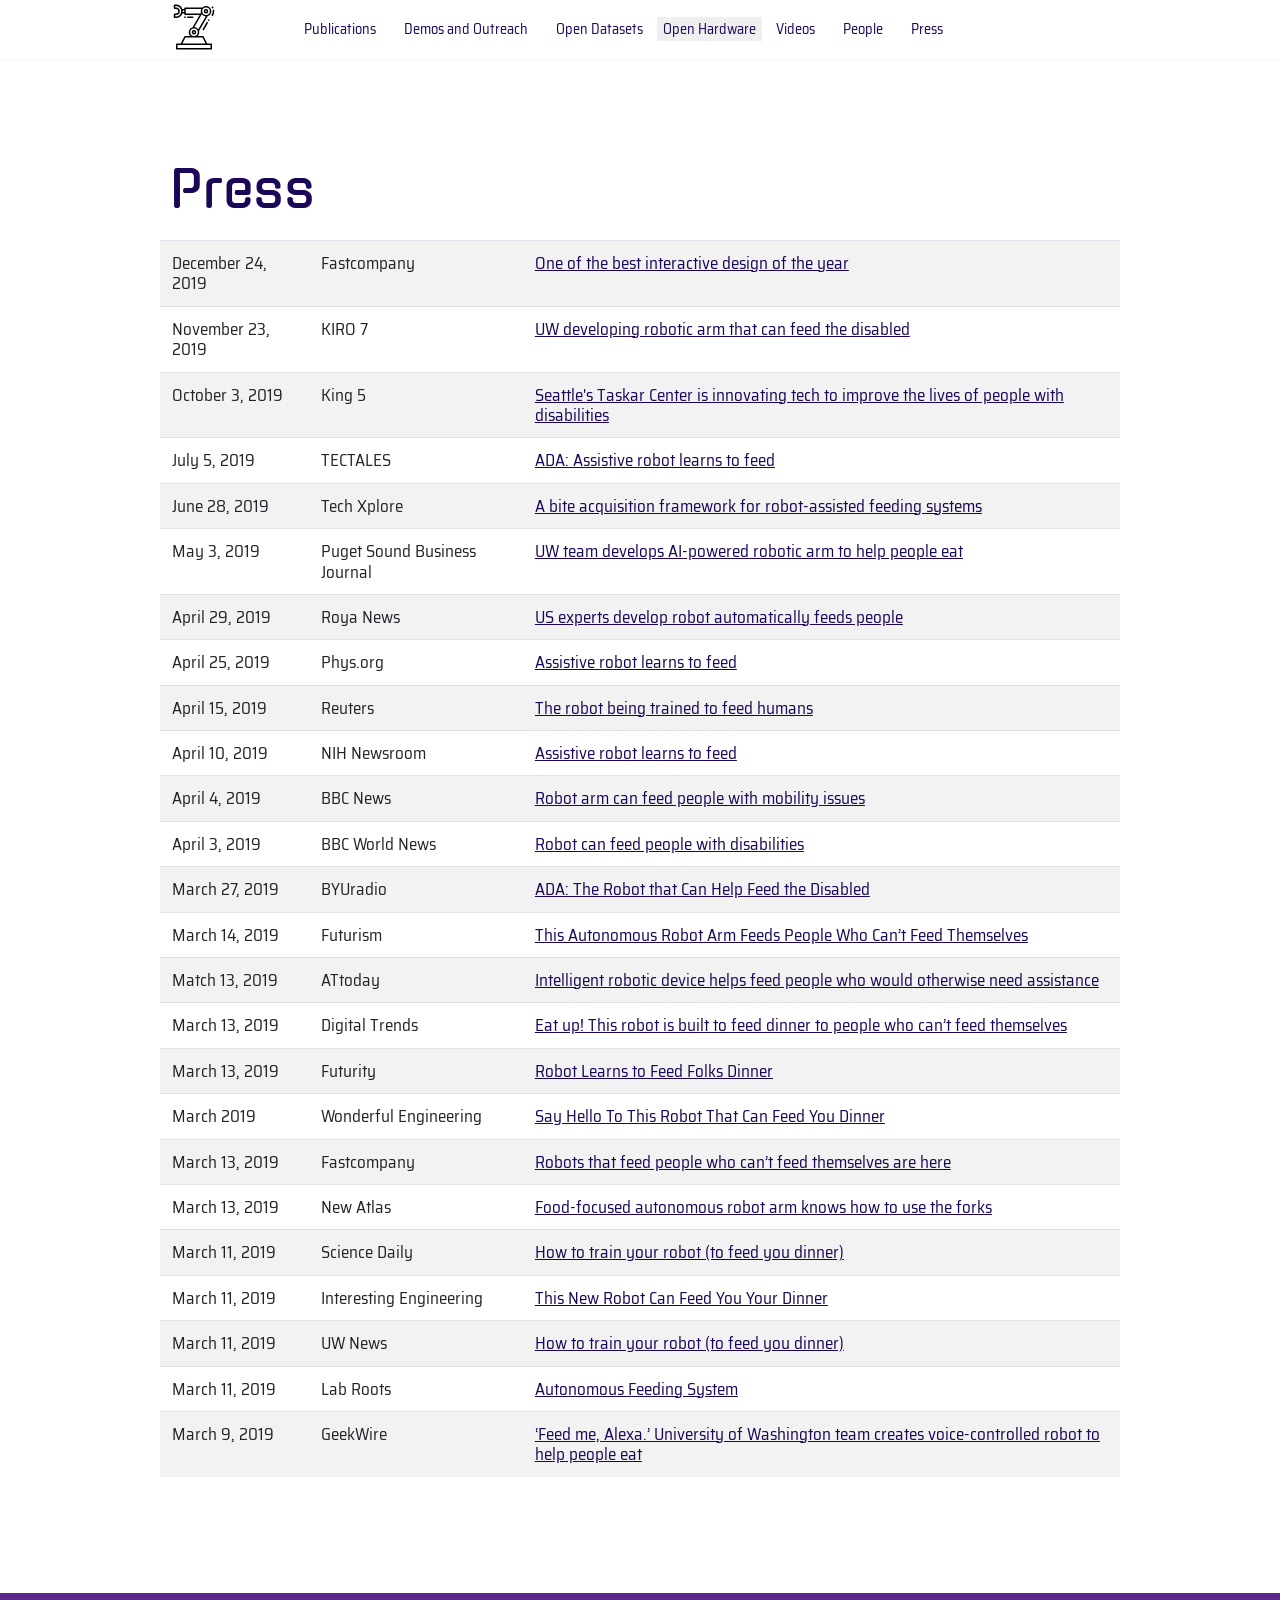
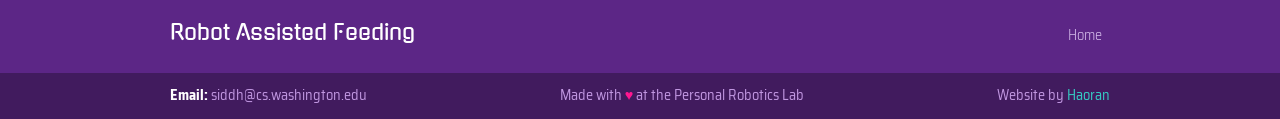
<file: press/index.html>
<!DOCTYPE html>
<html lang="en">

<head>
  <meta charset="utf-8">
  <meta http-equiv="x-ua-compatible" content="ie=edge">
  <title>Press - Robot Assisted Feeding</title>
  <meta name="viewport" content="width=device-width, initial-scale=1">
  
  <link rel="icon" href="https://yhrgintoki.github.io/favicon.png">

  
  
  <link rel="stylesheet" href="/css/style.min.7610062c98bab0e2634747161e62bdde89bf88726ce3ced9e7264513fb97fb68.css">
  

  

</head>

<body class='page page-contact'>
  <div id="main-menu-mobile" class="main-menu-mobile">
  <ul>
    
    
    <li class="menu-item-publications">
      <a href="/publications/">
        
        <span>Publications</span>
      </a>
    </li>
    
    <li class="menu-item-demos and outreach">
      <a href="/demos/">
        
        <span>Demos and Outreach</span>
      </a>
    </li>
    
    <li class="menu-item-open datasets">
      <a href="/datasets/">
        
        <span>Open Datasets</span>
      </a>
    </li>
    
    <li class="menu-item-open hardware">
      <a href="/hardware/">
        
        <span>Open Hardware</span>
      </a>
    </li>
    
    <li class="menu-item-videos">
      <a href="/videos/">
        
        <span>Videos</span>
      </a>
    </li>
    
    <li class="menu-item-people">
      <a href="https://personalrobotics.cs.washington.edu/people/">
        
        <span>People</span>
      </a>
    </li>
    
    <li class="menu-item-press">
      <a href="/press/">
        
        <span>Press</span>
      </a>
    </li>
    
  </ul>
</div>
  <div class="wrapper">
    <div class='header'>
  <div class="container">
    <div class="logo">
      <a href="https://yhrgintoki.github.io/"><img alt="Figurit Homepage" src="https://yhrgintoki.github.io/imgs/robotic-arm.svg" /></a>
    </div>
    <div class="logo-mobile">
      <a href="https://yhrgintoki.github.io/"><img alt="Figurit Homepage" src="https://yhrgintoki.github.io/imgs/robotic-arm.svg" /></a>
    </div>
    <div id="main-menu" class="main-menu">
  <ul>
    
    
    
    <li class="menu-item-publications">
      <a href="/publications/">
        
        <span>Publications</span>
      </a>
    </li>
    
    
    
    <li class="menu-item-demos and outreach">
      <a href="/demos/">
        
        <span>Demos and Outreach</span>
      </a>
    </li>
    
    
    
    <li class="menu-item-open datasets">
      <a href="/datasets/">
        
        <span>Open Datasets</span>
      </a>
    </li>
    
    
    
    <div class = "dropdown">
    <button class="dropbtn">
      <li class="menu-item-open hardware"></li>
        <span>Open Hardware</span>
      <li>
    </button>
    <ul class="dropdown-content">
      
        <li class="menu-item-tactile sensor">
          <a href="/hardware/gelsight-mini-tactile-sensor/">Tactile Sensor</a>
        </li>
      
        <li class="menu-item-wireless perception module">
          <a href="/hardware/wireless-perception-module/">Wireless Perception Module</a>
        </li>
      
    </ul>
    </div>
    
    
    
    <li class="menu-item-videos">
      <a href="/videos/">
        
        <span>Videos</span>
      </a>
    </li>
    
    
    
    <li class="menu-item-people">
      <a href="https://personalrobotics.cs.washington.edu/people/">
        
        <span>People</span>
      </a>
    </li>
    
    
    
    <li class="menu-item-press">
      <a href="/press/">
        
        <span>Press</span>
      </a>
    </li>
    
    
  </ul>
</div>

    <button id="toggle-main-menu-mobile" class="hamburger hamburger--slider" role="presentation" aria-label="mobile menu trigger">
  <span class="hamburger-box">
    <span class="hamburger-inner"></span>
  </span>
</button>
</div>
</div>

    
<div class="container pb-6 pt-6 pt-md-10 pb-md-10">
  <div class="row justify-content-start">
    <div class="col-12 col-md-8">
      <div class="service service-single">
        <h1 class="title">Press</h1>
      </div>
    </div>
  </div>
  <div class="row justify-content-start">
        <table class="table table-striped">
          <tbody>
            
            <tr>
              <td>December 24, 2019</td>
              <td>Fastcompany</td>
              <td>
              
              <a href="https://www.fastcompany.com/90436589/the-9-best-interactive-designs-of-the-year">One of the best interactive design of the year</a>
              
              </td>
            </tr>
            
            <tr>
              <td>November 23, 2019</td>
              <td>KIRO 7</td>
              <td>
              
              <a href="https://www.kiro7.com/news/local/uw-developing-robotic-arm-that-can-feed-the-disabled/928743646/?mkt_tok=[base64]%3D%3D">UW developing robotic arm that can feed the disabled</a>
              
              </td>
            </tr>
            
            <tr>
              <td>October 3, 2019</td>
              <td>King 5</td>
              <td>
              
              <a href="https://www.king5.com/article/entertainment/television/programs/new-day-northwest/taskar-center-for-accessible-technology-anat-caspi/281-99996f9f-46d4-43c0-8668-a694ffb0b61c?mkt_tok=[base64]">Seattle&#39;s Taskar Center is innovating tech to improve the lives of people with disabilities</a>
              
              </td>
            </tr>
            
            <tr>
              <td>July 5, 2019</td>
              <td>TECTALES</td>
              <td>
              
              <a href="https://tectales.com/bionics-robotics/ada-assistive-robot-learns-to-feed.html">ADA: Assistive robot learns to feed</a>
              
              </td>
            </tr>
            
            <tr>
              <td>June 28, 2019</td>
              <td>Tech Xplore</td>
              <td>
              
              <a href="https://techxplore.com/news/2019-06-acquisition-framework-robot-assisted.html">A bite acquisition framework for robot-assisted feeding systems</a>
              
              </td>
            </tr>
            
            <tr>
              <td>May 3, 2019</td>
              <td>Puget Sound Business Journal</td>
              <td>
              
              <a href="https://www.bizjournals.com/seattle/news/2019/05/03/university-of-washington-team-develops-robotic-arm.html">UW team develops AI-powered robotic arm to help people eat</a>
              
              </td>
            </tr>
            
            <tr>
              <td>April 29, 2019</td>
              <td>Roya News</td>
              <td>
              
              <a href="https://en.royanews.tv/news/17439/US_experts_develop_robot_autom">US experts develop robot automatically feeds people</a>
              
              </td>
            </tr>
            
            <tr>
              <td>April 25, 2019</td>
              <td>Phys.org</td>
              <td>
              
              <a href="https://phys.org/news/2019-04-robot.html">Assistive robot learns to feed</a>
              
              </td>
            </tr>
            
            <tr>
              <td>April 15, 2019</td>
              <td>Reuters</td>
              <td>
              
              <a href="https://www.reuters.com/video/2019/04/15/the-robot-being-trained-to-feed-humans?videoId=538228980">The robot being trained to feed humans</a>
              
              </td>
            </tr>
            
            <tr>
              <td>April 10, 2019</td>
              <td>NIH Newsroom</td>
              <td>
              
              <a href="https://www.nibib.nih.gov/news-events/newsroom/assistive-robot-learns-feed">Assistive robot learns to feed</a>
              
              </td>
            </tr>
            
            <tr>
              <td>April 4, 2019</td>
              <td>BBC News</td>
              <td>
              
              <a href="https://www.bbc.com/news/av/technology-47723167/robot-arm-can-feed-people-with-mobility-issues">Robot arm can feed people with mobility issues</a>
              
              </td>
            </tr>
            
            <tr>
              <td>April 3, 2019</td>
              <td>BBC World News</td>
              <td>
              
              <a href="https://www.bbc.co.uk/programmes/p075d438">Robot can feed people with disabilities</a>
              
              </td>
            </tr>
            
            <tr>
              <td>March 27, 2019</td>
              <td>BYUradio</td>
              <td>
              
              <a href="https://www.byuradio.org/episode/00dd5352-f77a-4e1c-bf85-fb8fcd7c47ae/top-of-mind-with-julie-rose-nc-9th-courtroom-artist-sky-soldier-alcatraz-history?playhead=3709&amp;autoplay=true">ADA: The Robot that Can Help Feed the Disabled</a>
              
              </td>
            </tr>
            
            <tr>
              <td>March 14, 2019</td>
              <td>Futurism</td>
              <td>
              
              <a href="https://futurism.com/autonomous-robot-arm-feeds-people">This Autonomous Robot Arm Feeds People Who Can’t Feed Themselves</a>
              
              </td>
            </tr>
            
            <tr>
              <td>Match 13, 2019</td>
              <td>ATtoday</td>
              <td>
              
              <a href="http://attoday.co.uk/intelligent-robotic-device-helps-feed-people-who-would-otherwise-need-assistance/">Intelligent robotic device helps feed people who would otherwise need assistance</a>
              
              </td>
            </tr>
            
            <tr>
              <td>March 13, 2019</td>
              <td>Digital Trends</td>
              <td>
              
              <a href="https://www.digitaltrends.com/cool-tech/robot-feeds-dinner-mobility-impaired-people/">Eat up! This robot is built to feed dinner to people who can’t feed themselves</a>
              
              </td>
            </tr>
            
            <tr>
              <td>March 13, 2019</td>
              <td>Futurity</td>
              <td>
              
              <a href="https://www.futurity.org/robots-food-disabilities-caregivers-2006242-2/">Robot Learns to Feed Folks Dinner</a>
              
              </td>
            </tr>
            
            <tr>
              <td>March 2019</td>
              <td>Wonderful Engineering</td>
              <td>
              
              <a href="https://wonderfulengineering.com/say-hello-to-this-robot-that-can-feed-you-dinner/">Say Hello To This Robot That Can Feed You Dinner</a>
              
              </td>
            </tr>
            
            <tr>
              <td>March 13, 2019</td>
              <td>Fastcompany</td>
              <td>
              
              <a href="https://www.fastcompany.com/90318211/robots-that-feed-people-who-cant-feed-themselves-are-here">Robots that feed people who can’t feed themselves are here</a>
              
              </td>
            </tr>
            
            <tr>
              <td>March 13, 2019</td>
              <td>New Atlas</td>
              <td>
              
              <a href="https://newatlas.com/autonomous-robot-arm-feeding/58844/">Food-focused autonomous robot arm knows how to use the forks</a>
              
              </td>
            </tr>
            
            <tr>
              <td>March 11, 2019</td>
              <td>Science Daily</td>
              <td>
              
              <a href="https://www.sciencedaily.com/releases/2019/03/190311101221.htm">How to train your robot (to feed you dinner)</a>
              
              </td>
            </tr>
            
            <tr>
              <td>March 11, 2019</td>
              <td>Interesting Engineering</td>
              <td>
              
              <a href="https://interestingengineering.com/this-new-robot-can-feed-you-your-dinner">This New Robot Can Feed You Your Dinner</a>
              
              </td>
            </tr>
            
            <tr>
              <td>March 11, 2019</td>
              <td>UW News</td>
              <td>
              
              <a href="https://www.washington.edu/news/2019/03/11/how-to-train-your-robot-to-feed-you-dinner/">How to train your robot (to feed you dinner)</a>
              
              </td>
            </tr>
            
            <tr>
              <td>March 11, 2019</td>
              <td>Lab Roots</td>
              <td>
              
              <a href="https://www.labroots.com/trending/technology/14264/autonomous-feeding-system">Autonomous Feeding System</a>
              
              </td>
            </tr>
            
            <tr>
              <td>March 9, 2019</td>
              <td>GeekWire</td>
              <td>
              
              <a href="https://www.geekwire.com/2019/feed-alexa-university-washington-team-creates-voice-controlled-robot-help-people-eat/">‘Feed me, Alexa.’ University of Washington team creates voice-controlled robot to help people eat</a>
              
              </td>
            </tr>
            
          </tbody>
        </table>
      </div>
</div>

  </div>

  <div class="footer">
  <div class="container">
    <div class="row">
      <div class="col-12">
        <div class="footer-inner">
          <h3 class="footer-title">Robot Assisted Feeding</h3>
          <ul>
            
            
            <li class="menu-item-home">
              <a href="/">
                Home
              </a>
            </li>
            
          </ul>
        </div>
      </div>
    </div>
  </div>
</div>
  <div class="sub-footer">
  <div class="container">
    <div class="row">
      <div class="col-12">
        <div class="sub-footer-inner">
          <ul>
            <li><strong>Email: </strong><a href="mailto:siddh@cs.washington.edu">
                siddh@cs.washington.edu</a></li>
          </ul>
          <ul>
            <li class="prl"><a href="https://personalrobotics.cs.washington.edu/">Made with <font color="#FF1690">♥</font> at the Personal Robotics Lab</a></li>
          </ul>
          <ul>
            <li class="prl">Website by <font color="#36CDC4">Haoran</font></li>
          </ul>
        </div>
      </div>
    </div>
  </div>
</div>


  

  
  

  
  <script type="text/javascript" src="/js/scripts.min.bf1e1f7ae8e03db5f012356e825843facdff51c0a559cb0d27fe2bbe1db405c2.js"></script>
  

  




<script async src="https://www.googletagmanager.com/gtag/js?id=UA-146151202-1"></script>
<script>
  window.dataLayer = window.dataLayer || [];

  function gtag() {
    dataLayer.push(arguments);
  }
  gtag('js', new Date());
  gtag('config', 'UA-146151202-1');
</script>




</body>

</html>
</file>
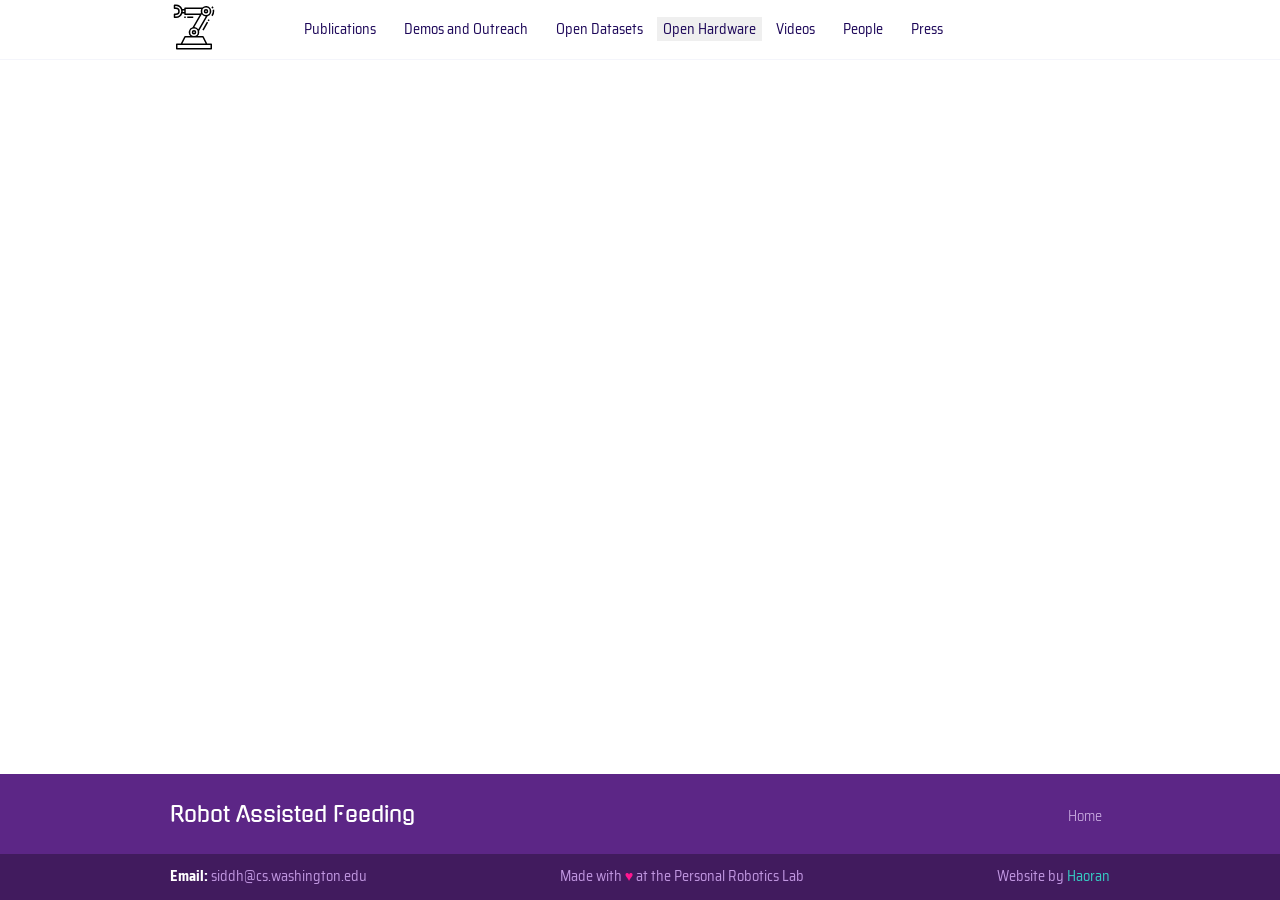
<file: tags/index.html>
<!DOCTYPE html>
<html lang="en">

<head>
  <meta charset="utf-8">
  <meta http-equiv="x-ua-compatible" content="ie=edge">
  <title>Tags - Robot Assisted Feeding</title>
  <meta name="viewport" content="width=device-width, initial-scale=1">
  
  <link rel="icon" href="https://yhrgintoki.github.io/favicon.png">

  
  
  <link rel="stylesheet" href="/css/style.min.7610062c98bab0e2634747161e62bdde89bf88726ce3ced9e7264513fb97fb68.css">
  

  

</head>

<body class='page page-tutorials-list'>
  <div id="main-menu-mobile" class="main-menu-mobile">
  <ul>
    
    
    <li class="menu-item-publications">
      <a href="/publications/">
        
        <span>Publications</span>
      </a>
    </li>
    
    <li class="menu-item-demos and outreach">
      <a href="/demos/">
        
        <span>Demos and Outreach</span>
      </a>
    </li>
    
    <li class="menu-item-open datasets">
      <a href="/datasets/">
        
        <span>Open Datasets</span>
      </a>
    </li>
    
    <li class="menu-item-open hardware">
      <a href="/hardware/">
        
        <span>Open Hardware</span>
      </a>
    </li>
    
    <li class="menu-item-videos">
      <a href="/videos/">
        
        <span>Videos</span>
      </a>
    </li>
    
    <li class="menu-item-people">
      <a href="https://personalrobotics.cs.washington.edu/people/">
        
        <span>People</span>
      </a>
    </li>
    
    <li class="menu-item-press">
      <a href="/press/">
        
        <span>Press</span>
      </a>
    </li>
    
  </ul>
</div>
  <div class="wrapper">
    <div class='header'>
  <div class="container">
    <div class="logo">
      <a href="https://yhrgintoki.github.io/"><img alt="Figurit Homepage" src="https://yhrgintoki.github.io/imgs/robotic-arm.svg" /></a>
    </div>
    <div class="logo-mobile">
      <a href="https://yhrgintoki.github.io/"><img alt="Figurit Homepage" src="https://yhrgintoki.github.io/imgs/robotic-arm.svg" /></a>
    </div>
    <div id="main-menu" class="main-menu">
  <ul>
    
    
    
    <li class="menu-item-publications">
      <a href="/publications/">
        
        <span>Publications</span>
      </a>
    </li>
    
    
    
    <li class="menu-item-demos and outreach">
      <a href="/demos/">
        
        <span>Demos and Outreach</span>
      </a>
    </li>
    
    
    
    <li class="menu-item-open datasets">
      <a href="/datasets/">
        
        <span>Open Datasets</span>
      </a>
    </li>
    
    
    
    <div class = "dropdown">
    <button class="dropbtn">
      <li class="menu-item-open hardware"></li>
        <span>Open Hardware</span>
      <li>
    </button>
    <ul class="dropdown-content">
      
        <li class="menu-item-tactile sensor">
          <a href="/hardware/gelsight-mini-tactile-sensor/">Tactile Sensor</a>
        </li>
      
        <li class="menu-item-wireless perception module">
          <a href="/hardware/wireless-perception-module/">Wireless Perception Module</a>
        </li>
      
    </ul>
    </div>
    
    
    
    <li class="menu-item-videos">
      <a href="/videos/">
        
        <span>Videos</span>
      </a>
    </li>
    
    
    
    <li class="menu-item-people">
      <a href="https://personalrobotics.cs.washington.edu/people/">
        
        <span>People</span>
      </a>
    </li>
    
    
    
    <li class="menu-item-press">
      <a href="/press/">
        
        <span>Press</span>
      </a>
    </li>
    
    
  </ul>
</div>

    <button id="toggle-main-menu-mobile" class="hamburger hamburger--slider" role="presentation" aria-label="mobile menu trigger">
  <span class="hamburger-box">
    <span class="hamburger-inner"></span>
  </span>
</button>
</div>
</div>

    
<div class="intro">
  <div class="container">
    <div class="row justify-content-start">
      <div class="col-12 col-md-12 col-lg-6 order-2 order-lg-1">
        
      </div>
      
    </div>
  </div>
</div>

<div class="container pt-6 pb-md-12">
  <div class="row">
    
  </div>
</div>

  </div>

  <div class="footer">
  <div class="container">
    <div class="row">
      <div class="col-12">
        <div class="footer-inner">
          <h3 class="footer-title">Robot Assisted Feeding</h3>
          <ul>
            
            
            <li class="menu-item-home">
              <a href="/">
                Home
              </a>
            </li>
            
          </ul>
        </div>
      </div>
    </div>
  </div>
</div>
  <div class="sub-footer">
  <div class="container">
    <div class="row">
      <div class="col-12">
        <div class="sub-footer-inner">
          <ul>
            <li><strong>Email: </strong><a href="mailto:siddh@cs.washington.edu">
                siddh@cs.washington.edu</a></li>
          </ul>
          <ul>
            <li class="prl"><a href="https://personalrobotics.cs.washington.edu/">Made with <font color="#FF1690">♥</font> at the Personal Robotics Lab</a></li>
          </ul>
          <ul>
            <li class="prl">Website by <font color="#36CDC4">Haoran</font></li>
          </ul>
        </div>
      </div>
    </div>
  </div>
</div>


  

  
  

  
  <script type="text/javascript" src="/js/scripts.min.bf1e1f7ae8e03db5f012356e825843facdff51c0a559cb0d27fe2bbe1db405c2.js"></script>
  

  




<script async src="https://www.googletagmanager.com/gtag/js?id=UA-146151202-1"></script>
<script>
  window.dataLayer = window.dataLayer || [];

  function gtag() {
    dataLayer.push(arguments);
  }
  gtag('js', new Date());
  gtag('config', 'UA-146151202-1');
</script>




</body>

</html>
</file>
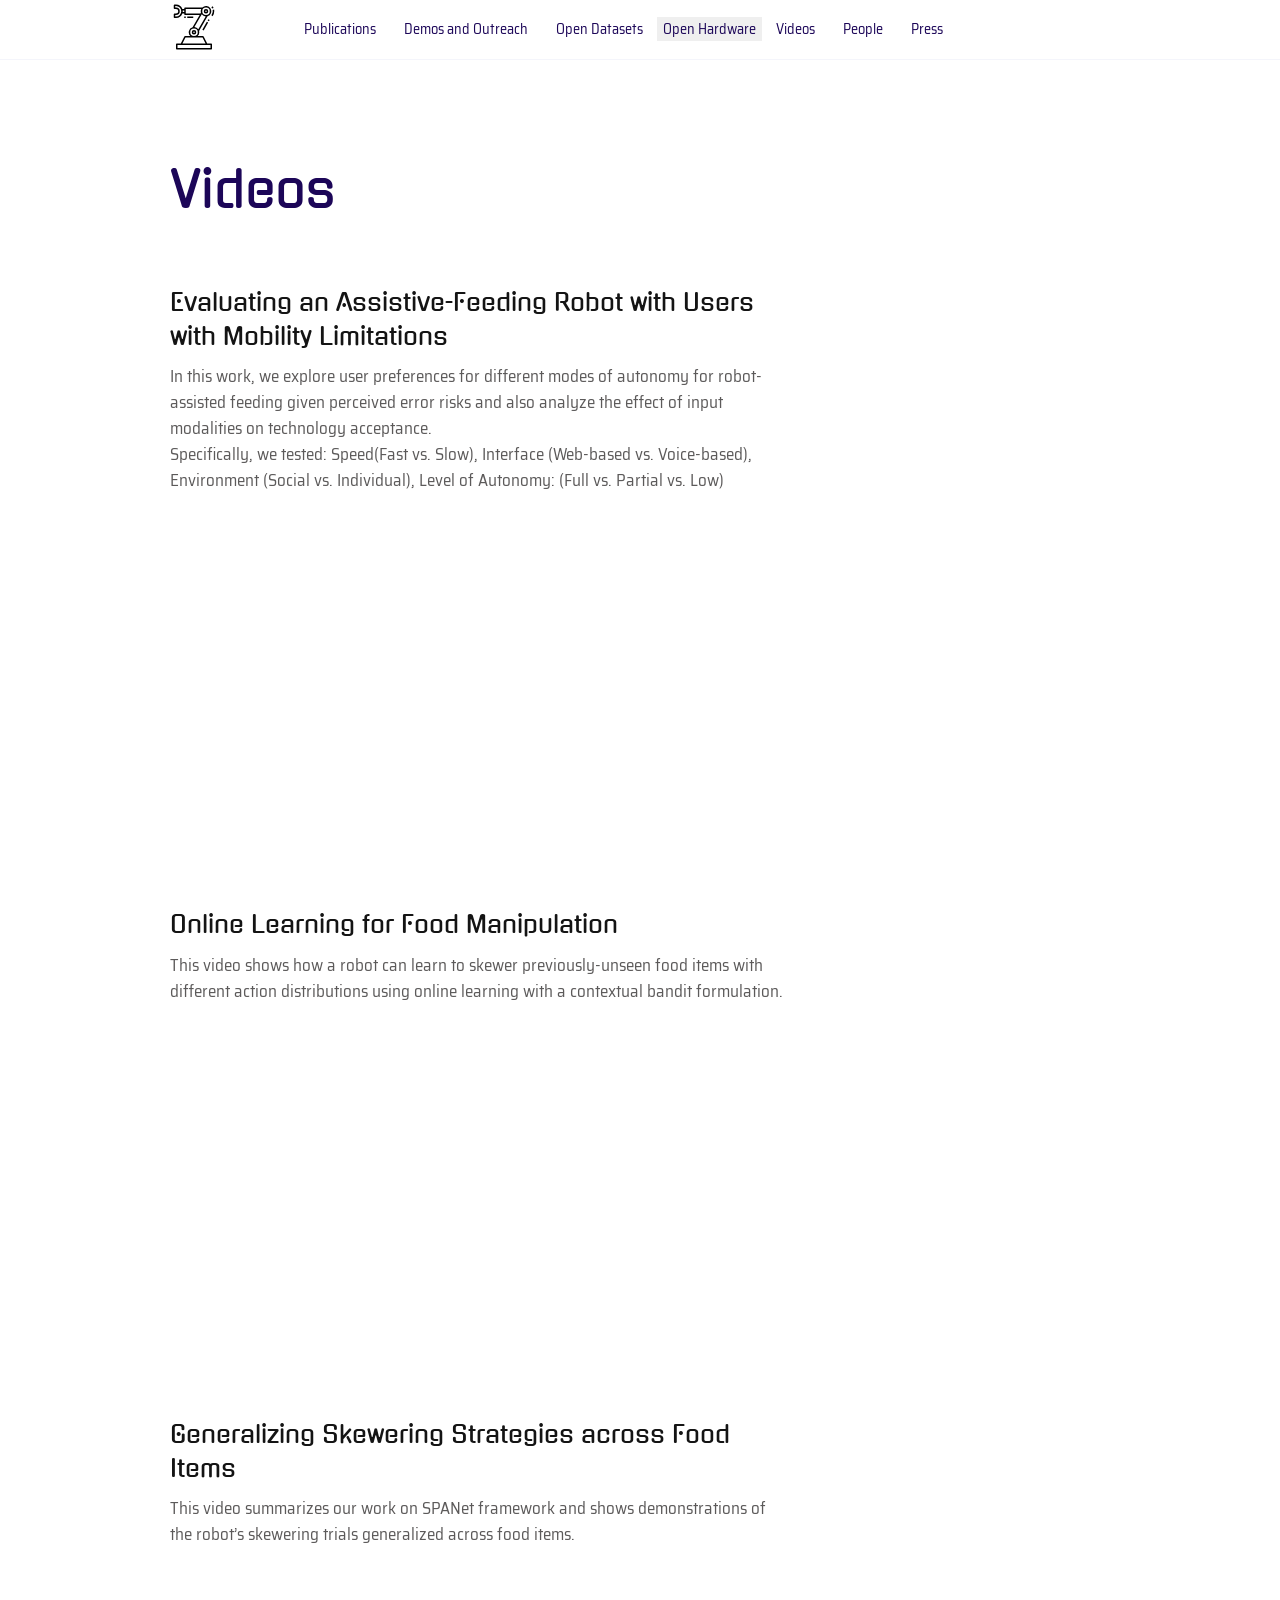
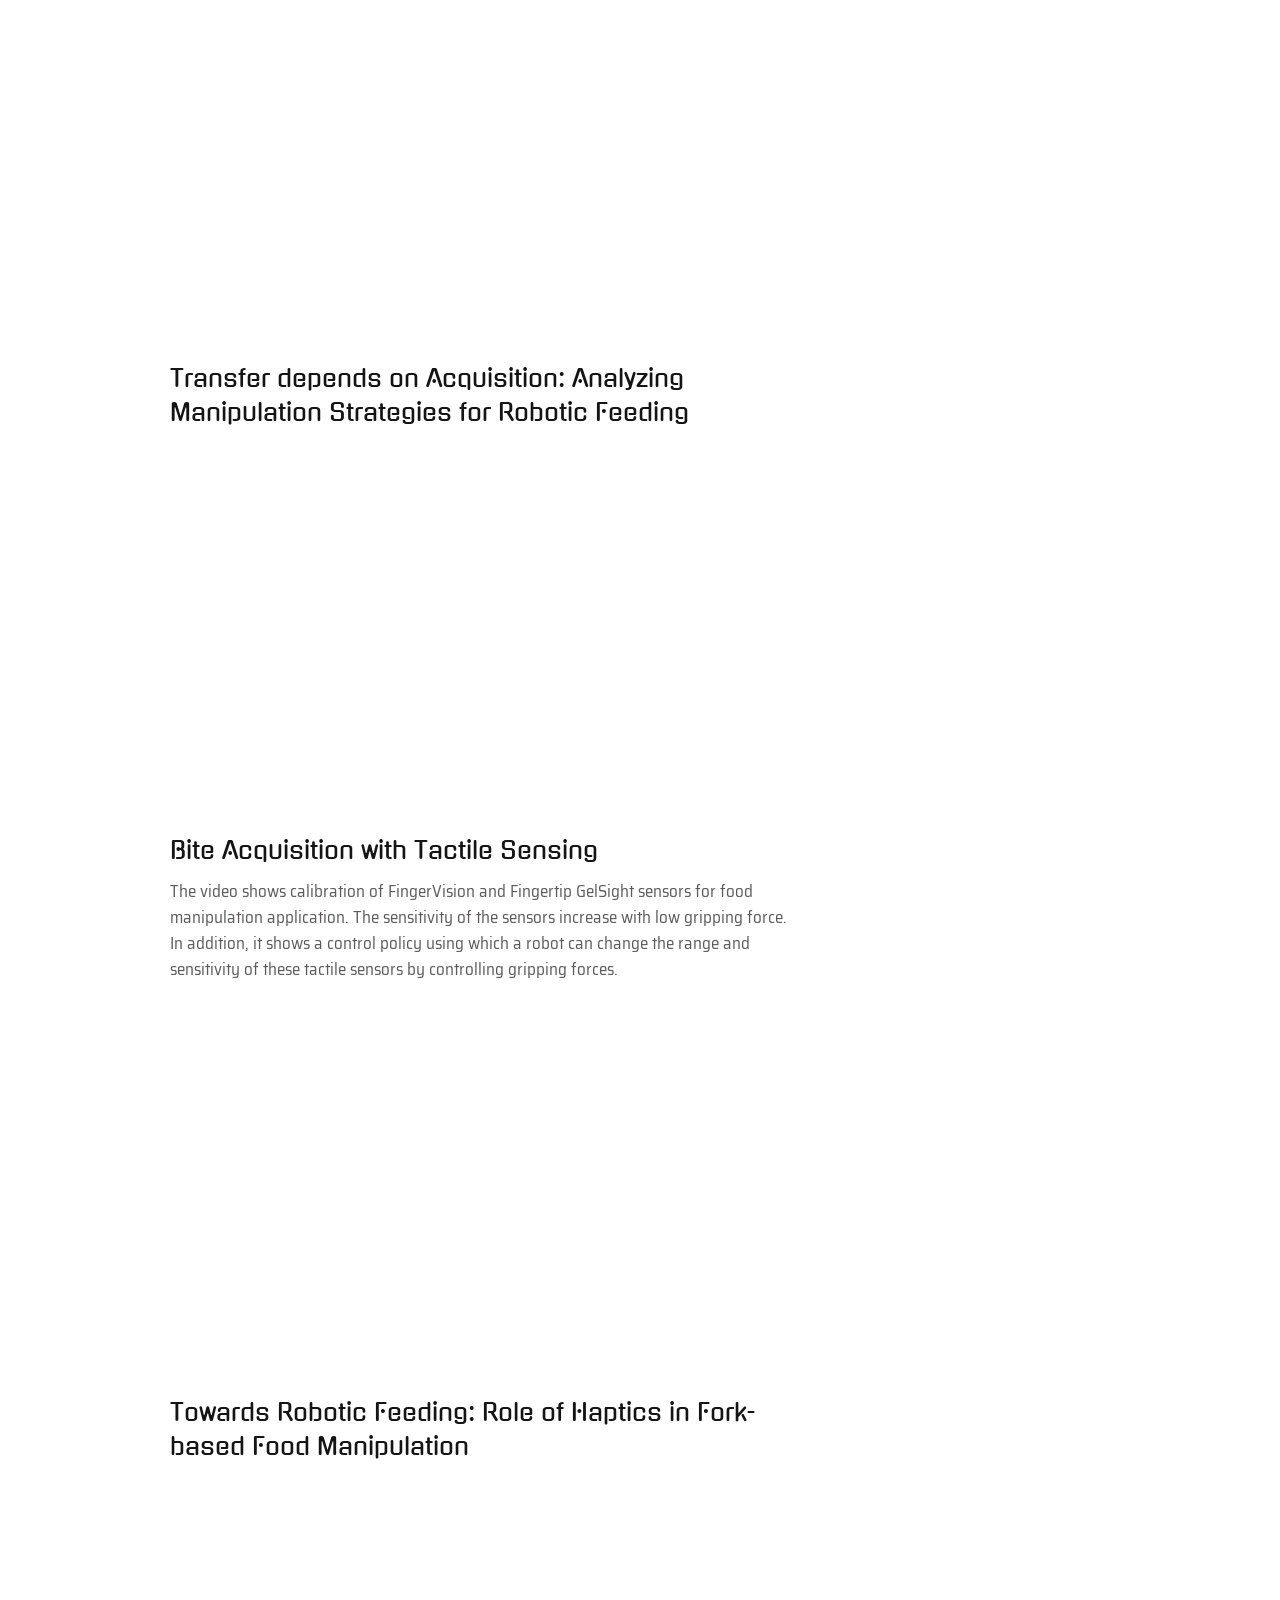
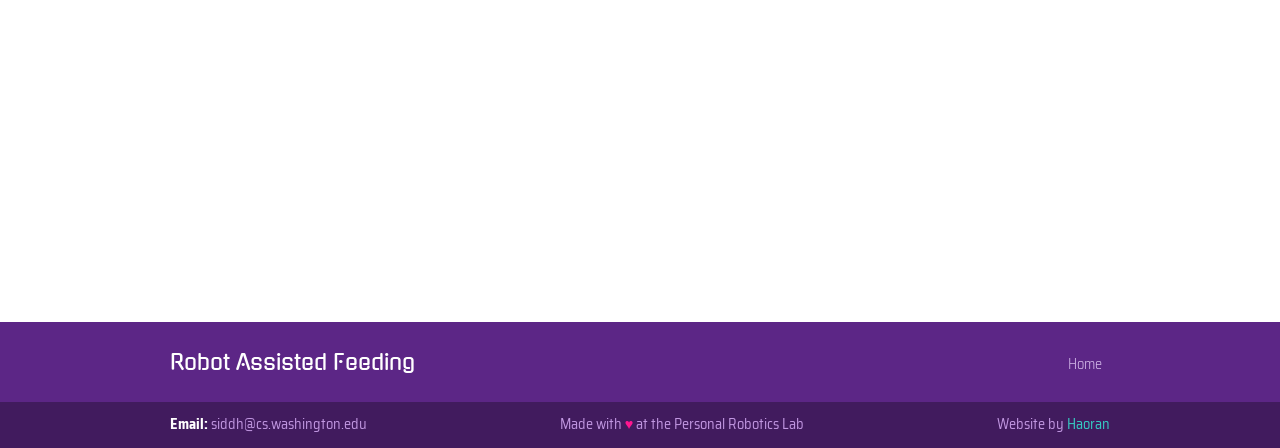
<file: videos/index.html>
<!DOCTYPE html>
<html lang="en">

<head>
  <meta charset="utf-8">
  <meta http-equiv="x-ua-compatible" content="ie=edge">
  <title>Videos - Robot Assisted Feeding</title>
  <meta name="viewport" content="width=device-width, initial-scale=1">
  
  <link rel="icon" href="https://yhrgintoki.github.io/favicon.png">

  
  
  <link rel="stylesheet" href="/css/style.min.7610062c98bab0e2634747161e62bdde89bf88726ce3ced9e7264513fb97fb68.css">
  

  

</head>

<body class='page page-default-single'>
  <div id="main-menu-mobile" class="main-menu-mobile">
  <ul>
    
    
    <li class="menu-item-publications">
      <a href="/publications/">
        
        <span>Publications</span>
      </a>
    </li>
    
    <li class="menu-item-demos and outreach">
      <a href="/demos/">
        
        <span>Demos and Outreach</span>
      </a>
    </li>
    
    <li class="menu-item-open datasets">
      <a href="/datasets/">
        
        <span>Open Datasets</span>
      </a>
    </li>
    
    <li class="menu-item-open hardware">
      <a href="/hardware/">
        
        <span>Open Hardware</span>
      </a>
    </li>
    
    <li class="menu-item-videos">
      <a href="/videos/">
        
        <span>Videos</span>
      </a>
    </li>
    
    <li class="menu-item-people">
      <a href="https://personalrobotics.cs.washington.edu/people/">
        
        <span>People</span>
      </a>
    </li>
    
    <li class="menu-item-press">
      <a href="/press/">
        
        <span>Press</span>
      </a>
    </li>
    
  </ul>
</div>
  <div class="wrapper">
    <div class='header'>
  <div class="container">
    <div class="logo">
      <a href="https://yhrgintoki.github.io/"><img alt="Figurit Homepage" src="https://yhrgintoki.github.io/imgs/robotic-arm.svg" /></a>
    </div>
    <div class="logo-mobile">
      <a href="https://yhrgintoki.github.io/"><img alt="Figurit Homepage" src="https://yhrgintoki.github.io/imgs/robotic-arm.svg" /></a>
    </div>
    <div id="main-menu" class="main-menu">
  <ul>
    
    
    
    <li class="menu-item-publications">
      <a href="/publications/">
        
        <span>Publications</span>
      </a>
    </li>
    
    
    
    <li class="menu-item-demos and outreach">
      <a href="/demos/">
        
        <span>Demos and Outreach</span>
      </a>
    </li>
    
    
    
    <li class="menu-item-open datasets">
      <a href="/datasets/">
        
        <span>Open Datasets</span>
      </a>
    </li>
    
    
    
    <div class = "dropdown">
    <button class="dropbtn">
      <li class="menu-item-open hardware"></li>
        <span>Open Hardware</span>
      <li>
    </button>
    <ul class="dropdown-content">
      
        <li class="menu-item-tactile sensor">
          <a href="/hardware/gelsight-mini-tactile-sensor/">Tactile Sensor</a>
        </li>
      
        <li class="menu-item-wireless perception module">
          <a href="/hardware/wireless-perception-module/">Wireless Perception Module</a>
        </li>
      
    </ul>
    </div>
    
    
    
    <li class="menu-item-videos">
      <a href="/videos/">
        
        <span>Videos</span>
      </a>
    </li>
    
    
    
    <li class="menu-item-people">
      <a href="https://personalrobotics.cs.washington.edu/people/">
        
        <span>People</span>
      </a>
    </li>
    
    
    
    <li class="menu-item-press">
      <a href="/press/">
        
        <span>Press</span>
      </a>
    </li>
    
    
  </ul>
</div>

    <button id="toggle-main-menu-mobile" class="hamburger hamburger--slider" role="presentation" aria-label="mobile menu trigger">
  <span class="hamburger-box">
    <span class="hamburger-inner"></span>
  </span>
</button>
</div>
</div>

    
<div class="container pb-6 pt-6 pt-md-10 pb-md-10">
  <div class="row justify-content-start">
    <div class="col-12 col-md-8">
      <div class="service service-single">
        <h1 class="title">Videos</h1>
        <div class="content"><p><br /></p>
<h2 id="evaluating-an-assistive-feeding-robot-with-users-with-mobility-limitations">Evaluating an Assistive-Feeding Robot with Users with Mobility Limitations</h2>
<p>In this work, we explore user preferences for different modes of autonomy for robot-assisted feeding given perceived error risks and also analyze the effect of input modalities on technology acceptance.<br>
Specifically, we tested: Speed(Fast vs. Slow), Interface (Web-based vs. Voice-based), Environment (Social vs. Individual), Level of Autonomy: (Full vs. Partial vs. Low)</p>
<div style="position:relative;padding-bottom:56.25%;">
<iframe width="100%" height="100%" style="width:100%;height:100%;position:absolute;left:0px;top:0px;" src="https://www.youtube.com/embed/mLDyIWNGsy0" frameborder="0" allow="accelerometer; autoplay; encrypted-media; gyroscope; picture-in-picture" allowfullscreen></iframe>
</div>
<p><br /></p>
<h2 id="online-learning-for-food-manipulation">Online Learning for Food Manipulation</h2>
<p>This video shows how a robot can learn to skewer previously-unseen food items with different action distributions using online learning with a contextual bandit formulation.</p>
<div style="position:relative;padding-bottom:56.25%;">
<iframe width="100%" height="100%" style="width:100%;height:100%;position:absolute;left:0px;top:0px;" src="https://www.youtube.com/embed/YI6hSol2oR4" frameborder="0" allow="accelerometer; autoplay; encrypted-media; gyroscope; picture-in-picture" allowfullscreen></iframe>
</div>
<p><br /></p>
<h2 id="generalizing-skewering-strategies-across-food-items">Generalizing Skewering Strategies across Food Items</h2>
<p>This video summarizes our work on SPANet framework and shows demonstrations of the robot&rsquo;s skewering trials generalized across food items.</p>
<div style="position:relative;padding-bottom:56.25%;">
<iframe width="100%" height="100%" style="width:100%;height:100%;position:absolute;left:0px;top:0px;"  src="https://www.youtube.com/embed/AFpmoqvx6Ug" frameborder="0" allow="accelerometer; autoplay; encrypted-media; gyroscope; picture-in-picture" allowfullscreen></iframe>
</div>
<p><br /></p>
<h2 id="transfer-depends-on-acquisition-analyzing-manipulation-strategies-for-robotic-feeding">Transfer depends on Acquisition: Analyzing Manipulation Strategies for Robotic Feeding</h2>
<div style="position:relative;padding-bottom:56.25%;">
<iframe width="100%" height="100%" style="width:100%;height:100%;position:absolute;left:0px;top:0px;" src="https://www.youtube.com/embed/XY3QoGT3YcA" frameborder="0" allow="accelerometer; autoplay; encrypted-media; gyroscope; picture-in-picture" allowfullscreen></iframe>
</div>
<p><br /></p>
<h2 id="bite-acquisition-with-tactile-sensing">Bite Acquisition with Tactile Sensing</h2>
<p>The video shows calibration of FingerVision and Fingertip GelSight sensors for food manipulation application. The sensitivity of the sensors increase with low gripping force. In addition, it shows a control policy using which a robot can change the range and sensitivity of these tactile sensors by controlling gripping forces.</p>
<div style="position:relative;padding-bottom:56.25%;">
<iframe width="100%" height="100%" style="width:100%;height:100%;position:absolute;left:0px;top:0px;" src="https://www.youtube.com/embed/udUZAARTE94" frameborder="0" allow="accelerometer; autoplay; encrypted-media; gyroscope; picture-in-picture" allowfullscreen></iframe>
</div>
<p><br /></p>
<h2 id="towards-robotic-feeding-role-of-haptics-in-fork-based-food-manipulation">Towards Robotic Feeding: Role of Haptics in Fork-based Food Manipulation</h2>
<div style="position:relative;padding-bottom:56.25%;">
<iframe width="100%" height="100%" style="width:100%;height:100%;position:absolute;left:0px;top:0px;" src="https://www.youtube.com/embed/rK5jau8jBaM" frameborder="0" allow="accelerometer; autoplay; encrypted-media; gyroscope; picture-in-picture" allowfullscreen></iframe>
</div>
</div>
      </div>
    </div>
  </div>
</div>

  </div>

  <div class="footer">
  <div class="container">
    <div class="row">
      <div class="col-12">
        <div class="footer-inner">
          <h3 class="footer-title">Robot Assisted Feeding</h3>
          <ul>
            
            
            <li class="menu-item-home">
              <a href="/">
                Home
              </a>
            </li>
            
          </ul>
        </div>
      </div>
    </div>
  </div>
</div>
  <div class="sub-footer">
  <div class="container">
    <div class="row">
      <div class="col-12">
        <div class="sub-footer-inner">
          <ul>
            <li><strong>Email: </strong><a href="mailto:siddh@cs.washington.edu">
                siddh@cs.washington.edu</a></li>
          </ul>
          <ul>
            <li class="prl"><a href="https://personalrobotics.cs.washington.edu/">Made with <font color="#FF1690">♥</font> at the Personal Robotics Lab</a></li>
          </ul>
          <ul>
            <li class="prl">Website by <font color="#36CDC4">Haoran</font></li>
          </ul>
        </div>
      </div>
    </div>
  </div>
</div>


  

  
  

  
  <script type="text/javascript" src="/js/scripts.min.bf1e1f7ae8e03db5f012356e825843facdff51c0a559cb0d27fe2bbe1db405c2.js"></script>
  

  




<script async src="https://www.googletagmanager.com/gtag/js?id=UA-146151202-1"></script>
<script>
  window.dataLayer = window.dataLayer || [];

  function gtag() {
    dataLayer.push(arguments);
  }
  gtag('js', new Date());
  gtag('config', 'UA-146151202-1');
</script>




</body>

</html>
</file>
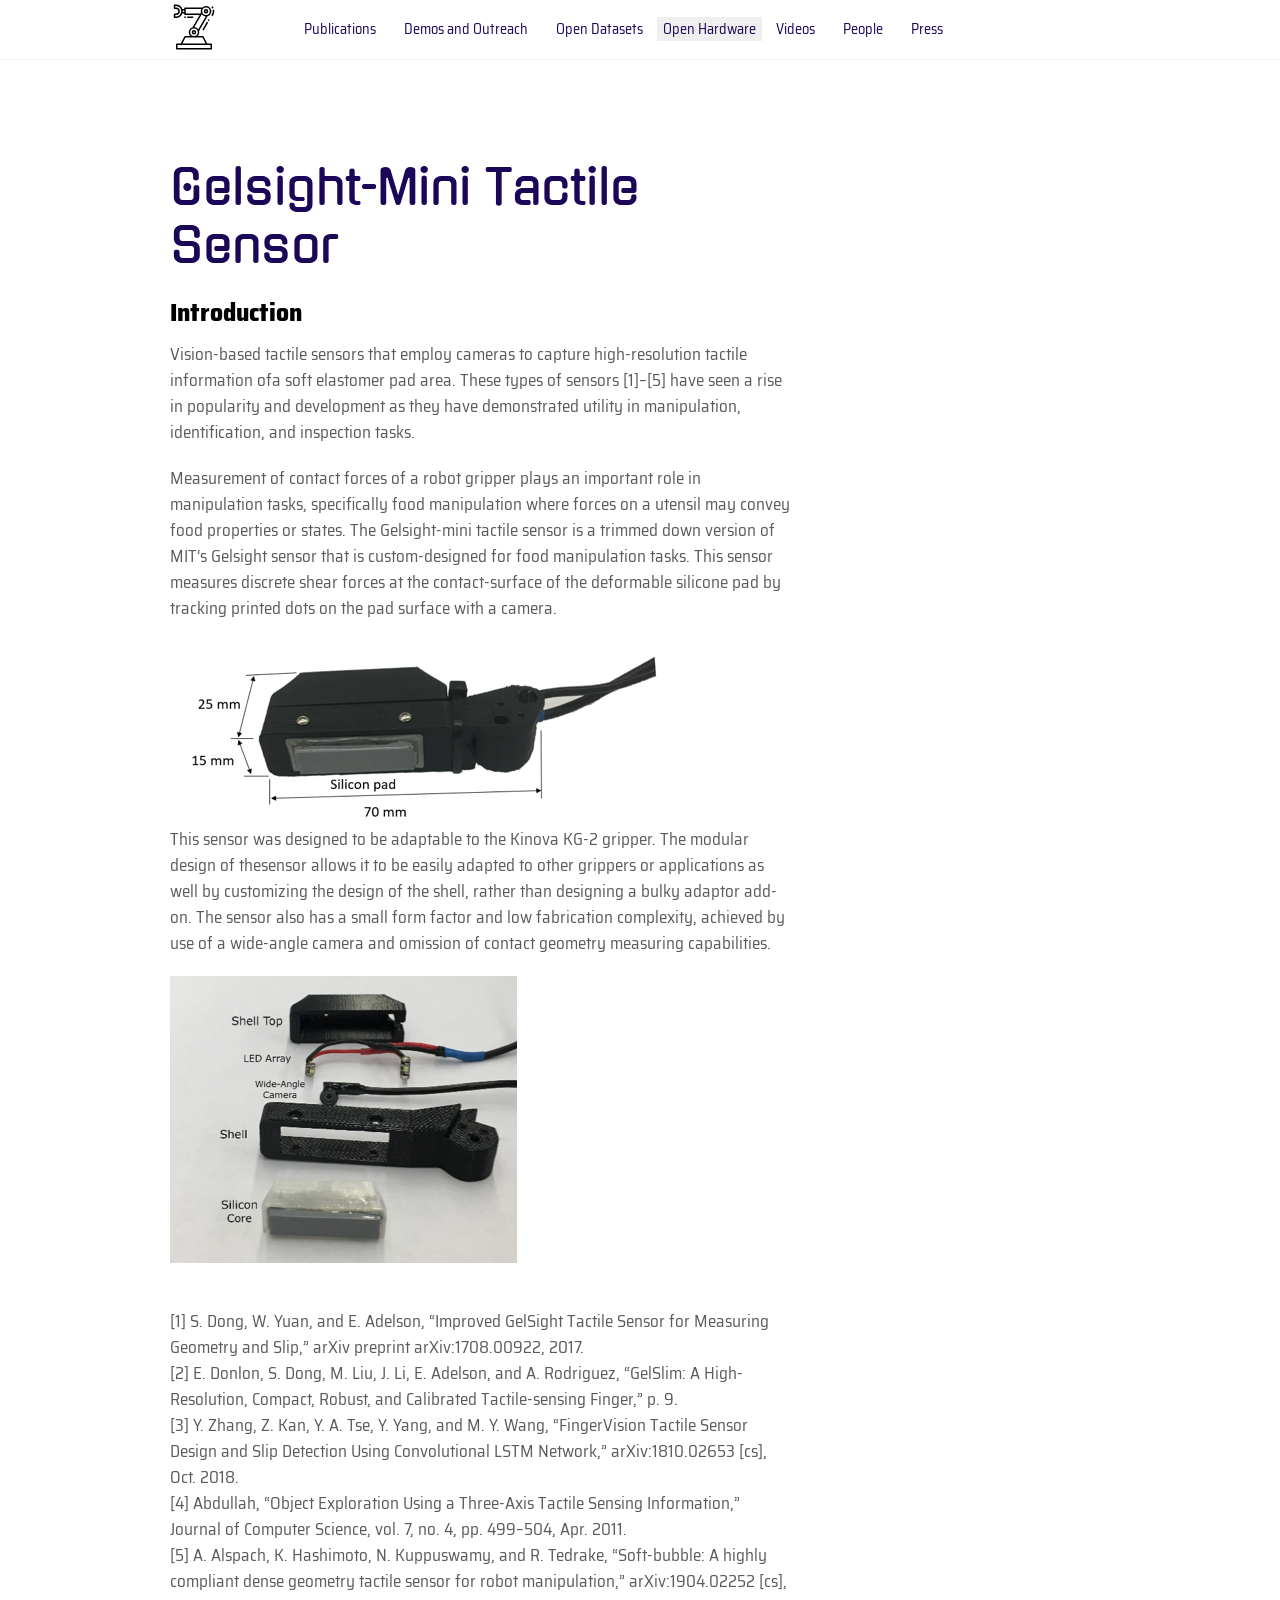
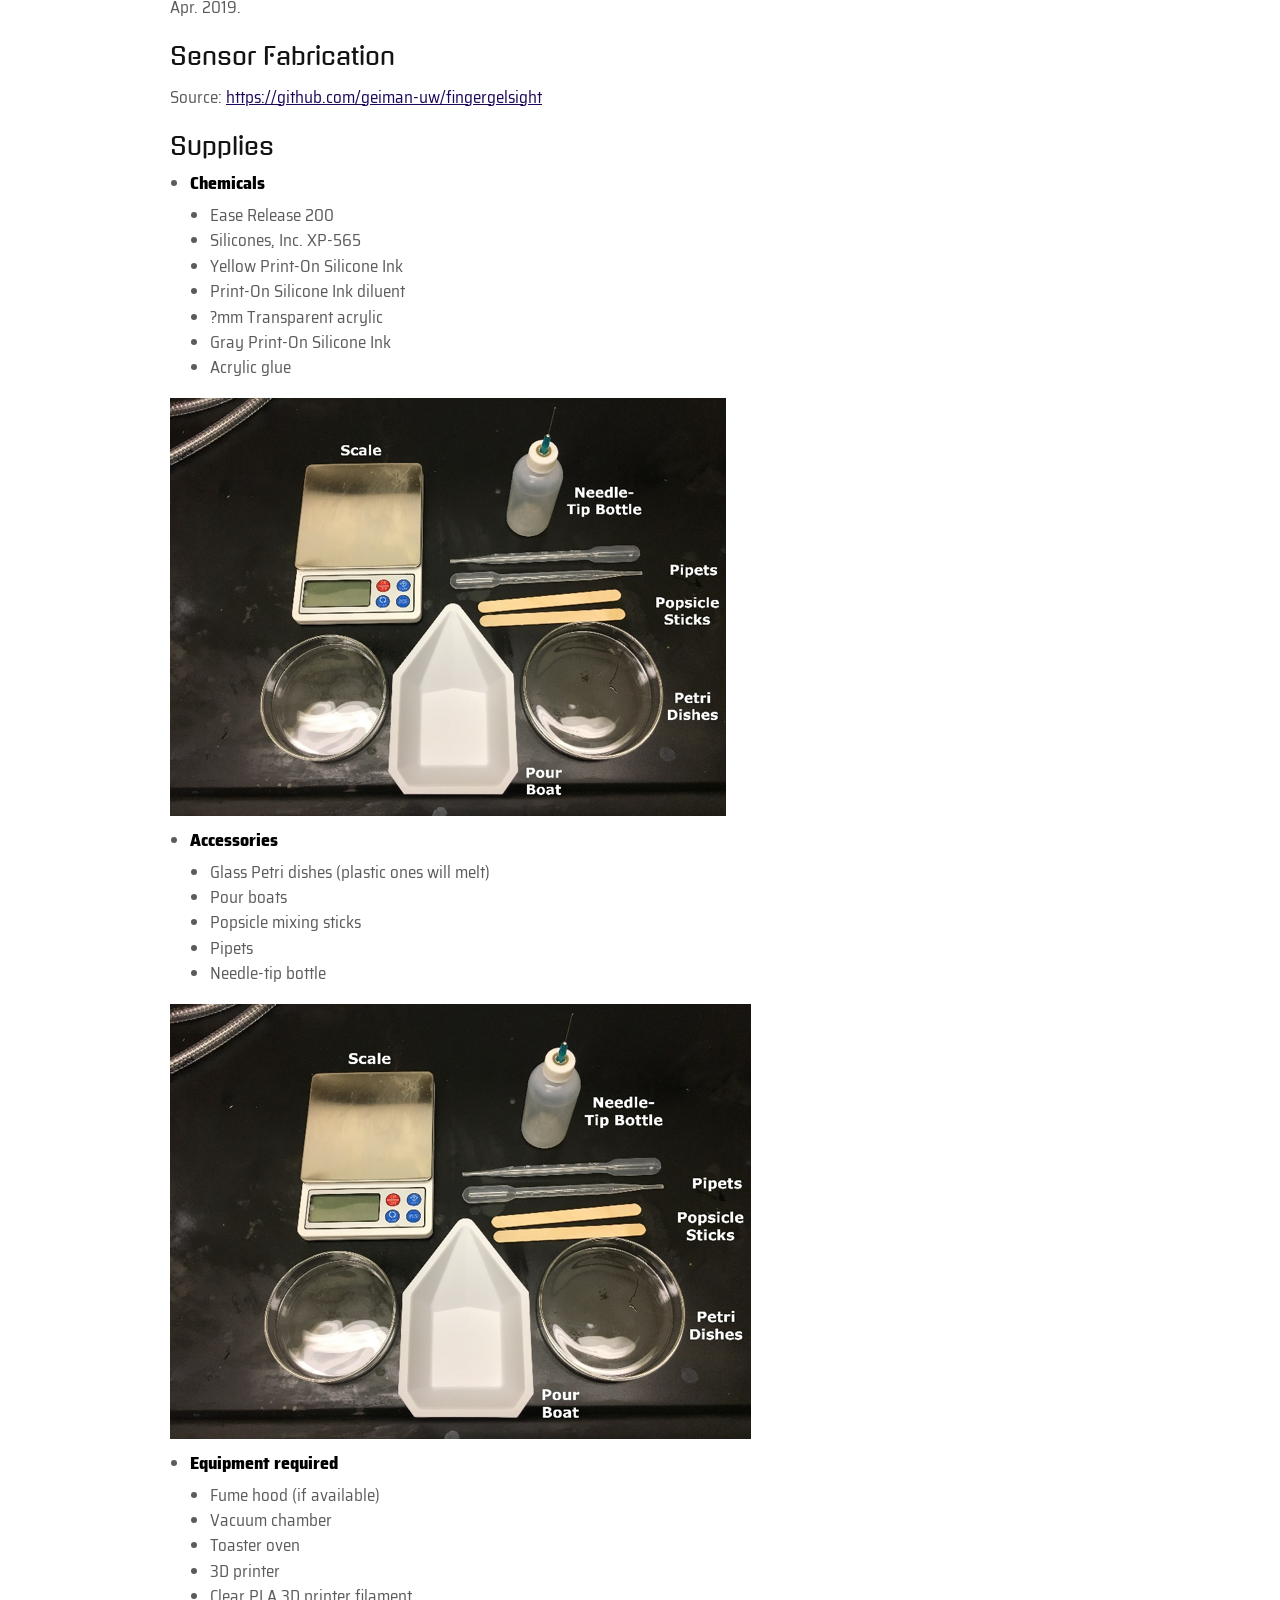
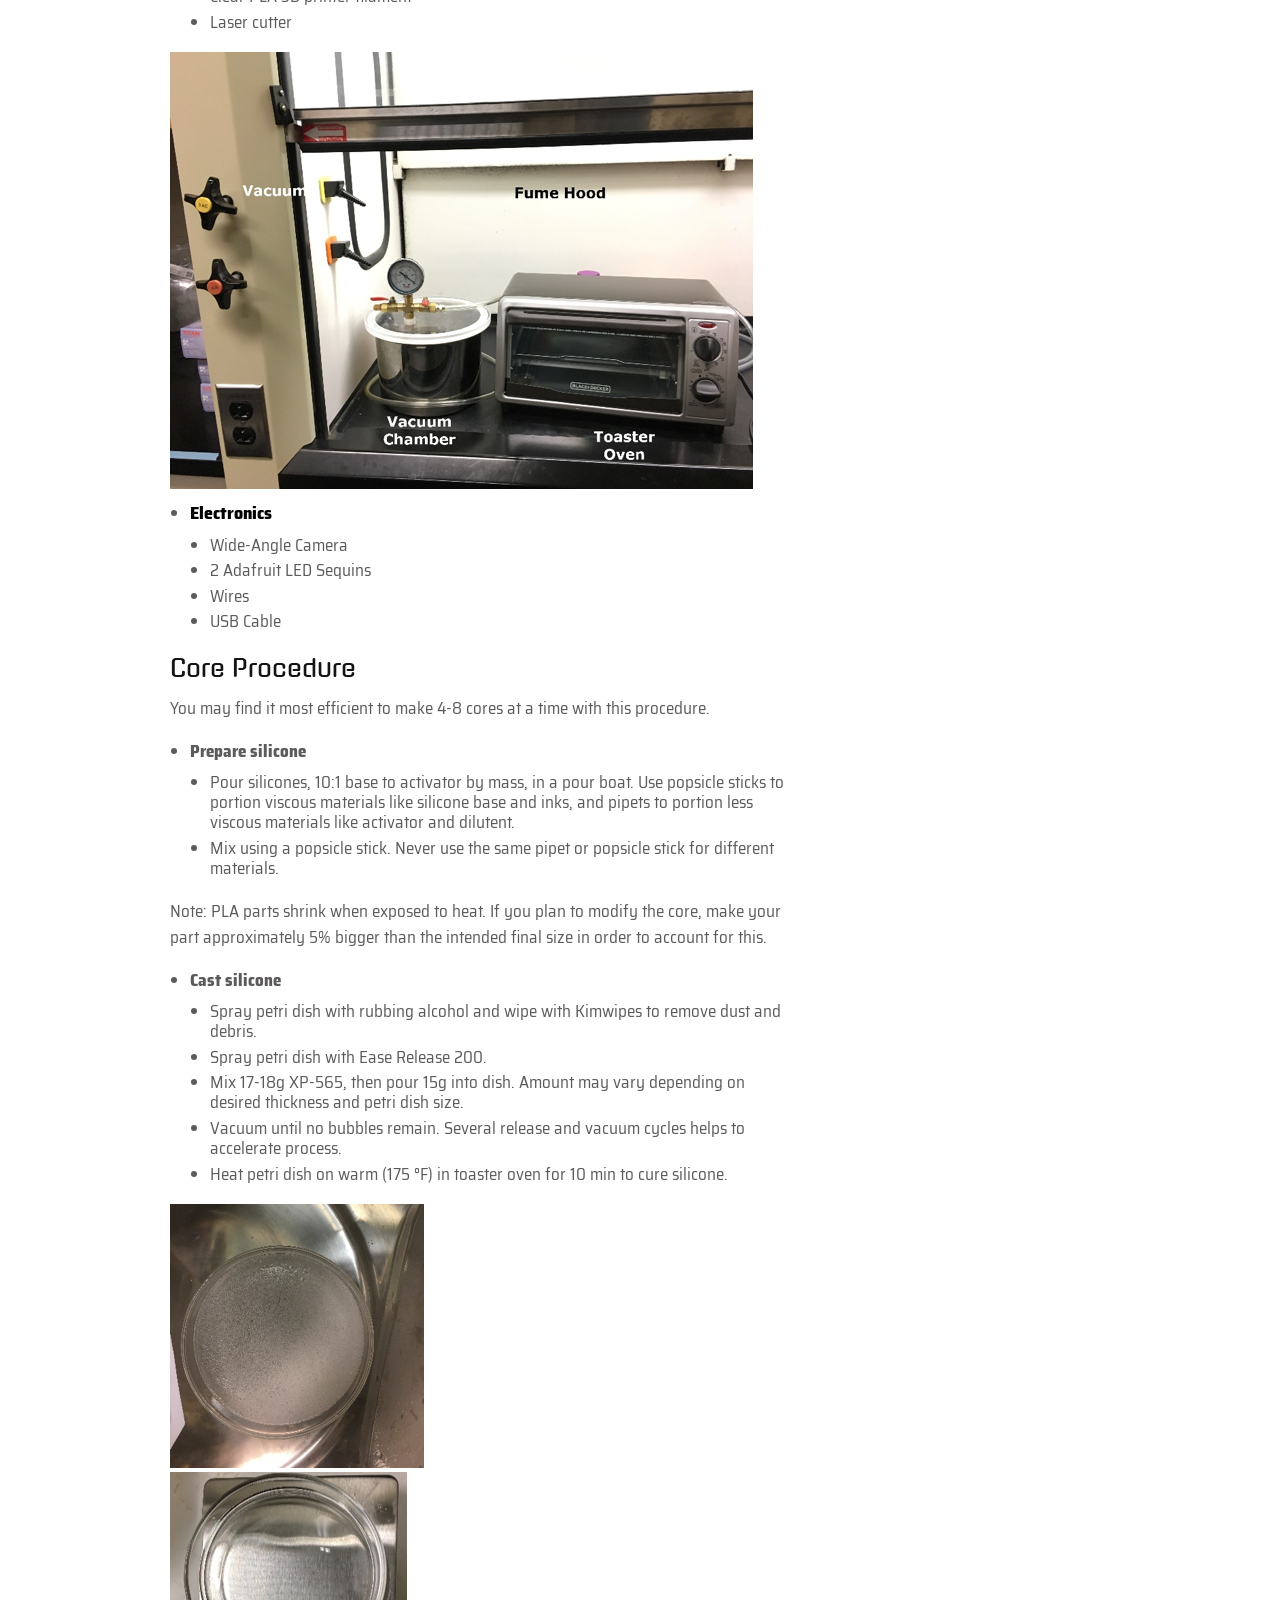
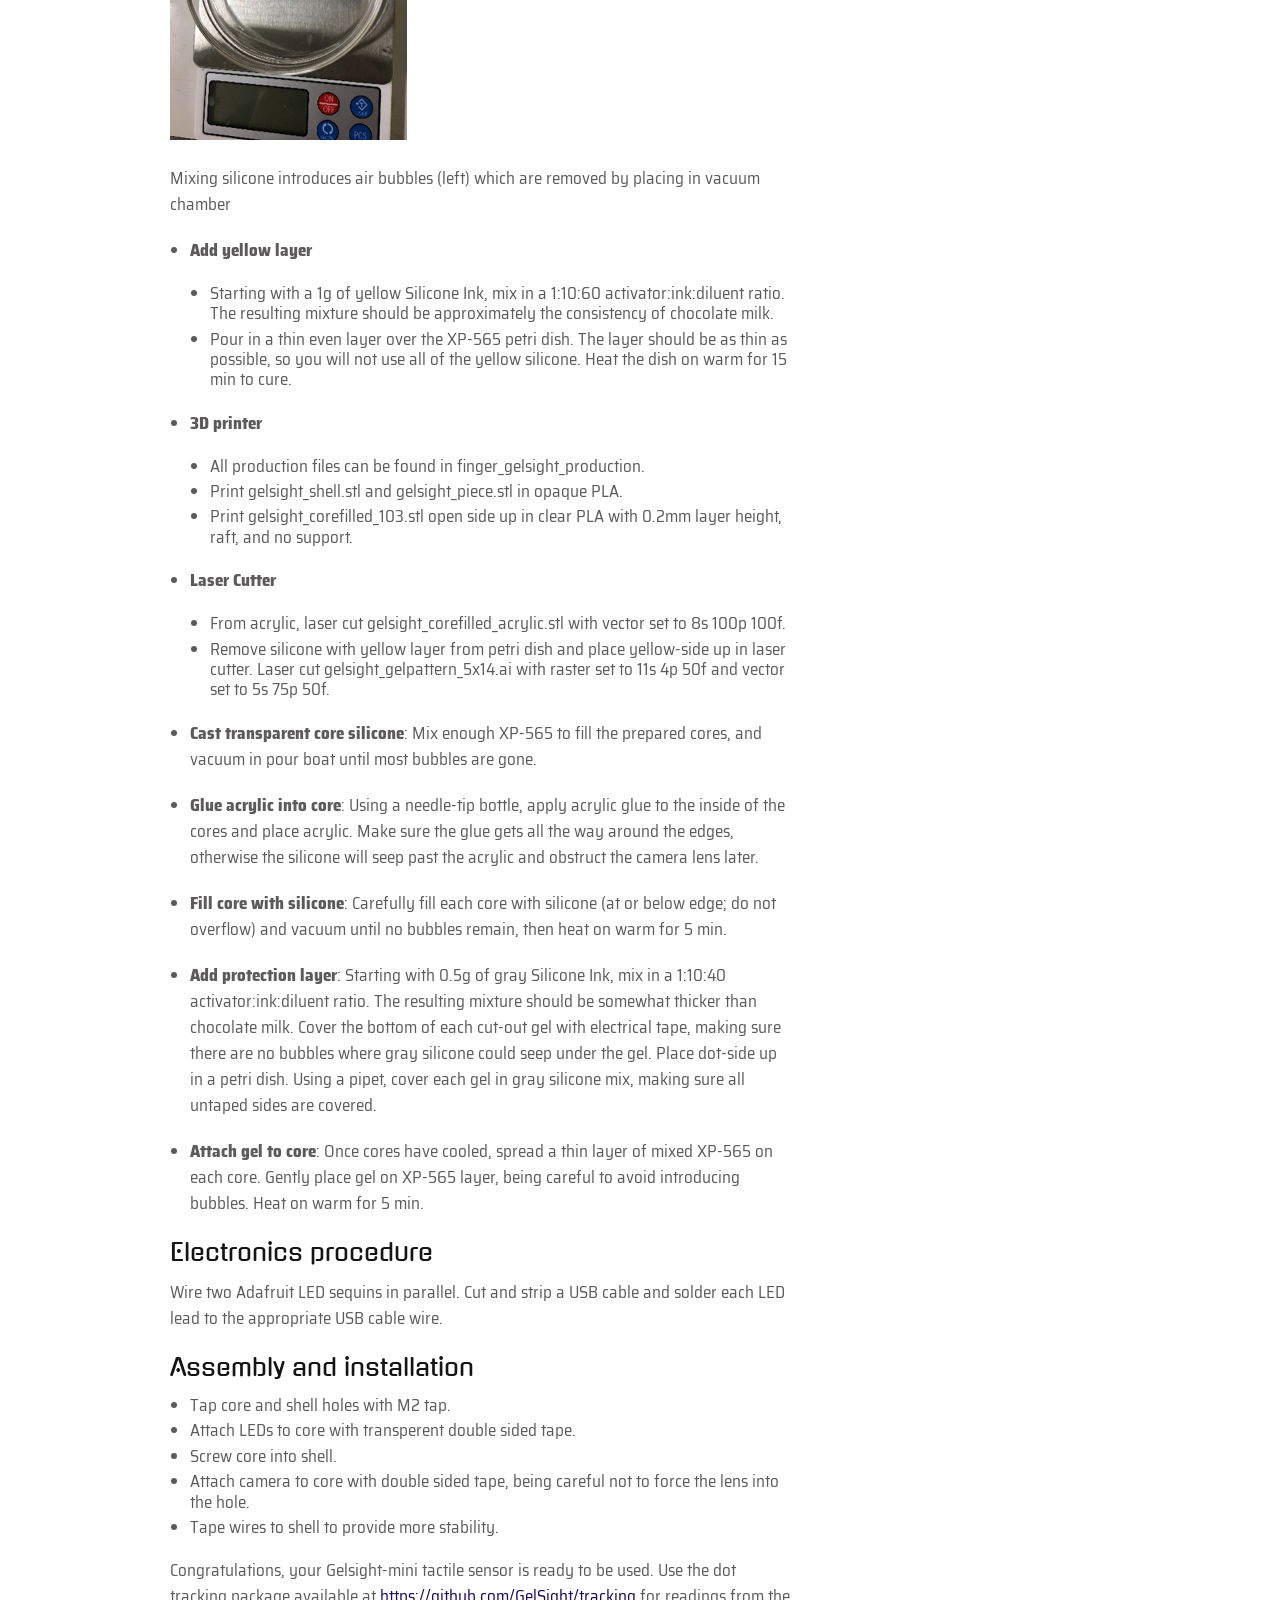
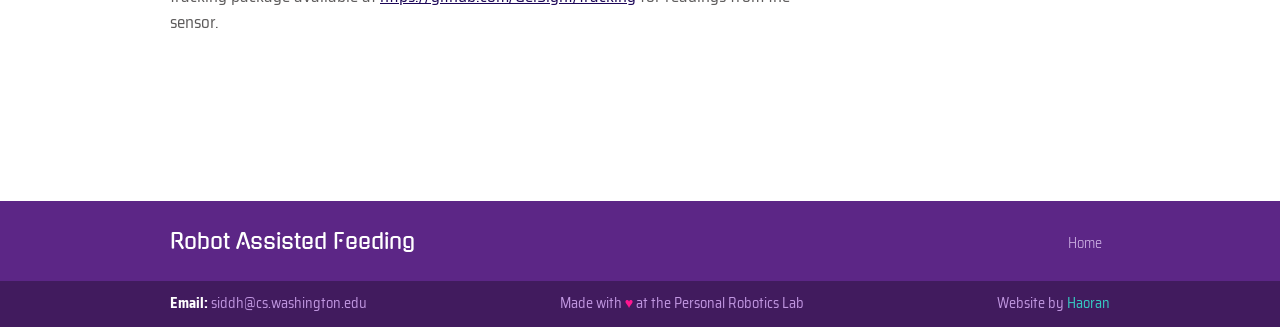
<file: hardware/gelsight-mini-tactile-sensor/index.html>
<!DOCTYPE html>
<html lang="en">

<head>
  <meta charset="utf-8">
  <meta http-equiv="x-ua-compatible" content="ie=edge">
  <title>Gelsight-Mini Tactile Sensor - Robot Assisted Feeding</title>
  <meta name="viewport" content="width=device-width, initial-scale=1">
  
  <link rel="icon" href="https://yhrgintoki.github.io/favicon.png">

  
  
  <link rel="stylesheet" href="/css/style.min.7610062c98bab0e2634747161e62bdde89bf88726ce3ced9e7264513fb97fb68.css">
  

  

</head>

<body class='page page-tutorials-single'>
  <div id="main-menu-mobile" class="main-menu-mobile">
  <ul>
    
    
    <li class="menu-item-publications">
      <a href="/publications/">
        
        <span>Publications</span>
      </a>
    </li>
    
    <li class="menu-item-demos and outreach">
      <a href="/demos/">
        
        <span>Demos and Outreach</span>
      </a>
    </li>
    
    <li class="menu-item-open datasets">
      <a href="/datasets/">
        
        <span>Open Datasets</span>
      </a>
    </li>
    
    <li class="menu-item-open hardware">
      <a href="/hardware/">
        
        <span>Open Hardware</span>
      </a>
    </li>
    
    <li class="menu-item-videos">
      <a href="/videos/">
        
        <span>Videos</span>
      </a>
    </li>
    
    <li class="menu-item-people">
      <a href="https://personalrobotics.cs.washington.edu/people/">
        
        <span>People</span>
      </a>
    </li>
    
    <li class="menu-item-press">
      <a href="/press/">
        
        <span>Press</span>
      </a>
    </li>
    
  </ul>
</div>
  <div class="wrapper">
    <div class='header'>
  <div class="container">
    <div class="logo">
      <a href="https://yhrgintoki.github.io/"><img alt="Figurit Homepage" src="https://yhrgintoki.github.io/imgs/robotic-arm.svg" /></a>
    </div>
    <div class="logo-mobile">
      <a href="https://yhrgintoki.github.io/"><img alt="Figurit Homepage" src="https://yhrgintoki.github.io/imgs/robotic-arm.svg" /></a>
    </div>
    <div id="main-menu" class="main-menu">
  <ul>
    
    
    
    <li class="menu-item-publications">
      <a href="/publications/">
        
        <span>Publications</span>
      </a>
    </li>
    
    
    
    <li class="menu-item-demos and outreach">
      <a href="/demos/">
        
        <span>Demos and Outreach</span>
      </a>
    </li>
    
    
    
    <li class="menu-item-open datasets">
      <a href="/datasets/">
        
        <span>Open Datasets</span>
      </a>
    </li>
    
    
    
    <div class = "dropdown">
    <button class="dropbtn">
      <li class="menu-item-open hardware"></li>
        <span>Open Hardware</span>
      <li>
    </button>
    <ul class="dropdown-content">
      
        <li class="menu-item-tactile sensor">
          <a href="/hardware/gelsight-mini-tactile-sensor/">Tactile Sensor</a>
        </li>
      
        <li class="menu-item-wireless perception module">
          <a href="/hardware/wireless-perception-module/">Wireless Perception Module</a>
        </li>
      
    </ul>
    </div>
    
    
    
    <li class="menu-item-videos">
      <a href="/videos/">
        
        <span>Videos</span>
      </a>
    </li>
    
    
    
    <li class="menu-item-people">
      <a href="https://personalrobotics.cs.washington.edu/people/">
        
        <span>People</span>
      </a>
    </li>
    
    
    
    <li class="menu-item-press">
      <a href="/press/">
        
        <span>Press</span>
      </a>
    </li>
    
    
  </ul>
</div>

    <button id="toggle-main-menu-mobile" class="hamburger hamburger--slider" role="presentation" aria-label="mobile menu trigger">
  <span class="hamburger-box">
    <span class="hamburger-inner"></span>
  </span>
</button>
</div>
</div>

    
<div class="container pb-6 pt-6 pt-md-10 pb-md-10">
  <div class="row justify-content-start">
    <div class="col-12 col-md-8">
      <div class="service service-single">
        <h1 class="title">Gelsight-Mini Tactile Sensor</h1>
        <div class="content"><p><font color = black><strong>Introduction</strong></font></p>
<p>Vision-based tactile sensors that employ cameras to capture high-resolution tactile information ofa soft elastomer pad area. These types of sensors [1]–[5] have seen a rise in popularity and development as they have demonstrated utility in manipulation, identification, and inspection tasks.</p>
<p>Measurement of contact forces of a robot gripper plays an important role in manipulation tasks, specifically food manipulation where forces on a utensil may convey food properties or states. The Gelsight-mini tactile sensor is a trimmed down version of MIT’s Gelsight sensor that is custom-designed for food manipulation tasks. This sensor measures discrete shear forces at the contact-surface of the deformable silicone pad by tracking printed dots on the pad surface with a camera.</p>
<figure>
    <img src="/imgs/hardware1.png"/> 
</figure>

<p>This sensor was designed to be adaptable to the Kinova KG-2 gripper. The modular design of thesensor allows it to be easily adapted to other grippers or applications as well by customizing the design of the shell, rather than designing a bulky adaptor add-on. The sensor also has a small form factor and low fabrication complexity, achieved by use of a wide-angle camera and omission of contact geometry measuring capabilities.</p>
<p><figure>
    <img src="/imgs/hardware2.png"/> 
</figure>

 </p>
<p>[1] S. Dong, W. Yuan, and E. Adelson, “Improved GelSight Tactile Sensor for Measuring Geometry and Slip,” arXiv preprint arXiv:1708.00922, 2017.<br>
[2] E. Donlon, S. Dong, M. Liu, J. Li, E. Adelson, and A. Rodriguez, “GelSlim: A High-Resolution, Compact, Robust, and Calibrated Tactile-sensing Finger,” p. 9.<br>
[3] Y. Zhang, Z. Kan, Y. A. Tse, Y. Yang, and M. Y. Wang, “FingerVision Tactile Sensor Design and Slip Detection Using Convolutional LSTM Network,” arXiv:1810.02653 [cs], Oct. 2018.<br>
[4] Abdullah, “Object Exploration Using a Three-Axis Tactile Sensing Information,” Journal of Computer Science, vol. 7, no. 4, pp. 499–504, Apr. 2011.<br>
[5] A. Alspach, K. Hashimoto, N. Kuppuswamy, and R. Tedrake, “Soft-bubble: A highly compliant dense geometry tactile sensor for robot manipulation,” arXiv:1904.02252 [cs], Apr. 2019.</p>
<h2 id="sensor-fabrication">Sensor Fabrication</h2>
<p>Source: <a href="https://github.com/geiman-uw/fingergelsight">https://github.com/geiman-uw/fingergelsight</a></p>
<h2 id="supplies">Supplies</h2>
<ul>
<li><font size = 4, color = black><strong>Chemicals</strong></font>
<ul>
<li>Ease Release 200</li>
<li>Silicones, Inc. XP-565</li>
<li>Yellow Print-On Silicone Ink</li>
<li>Print-On Silicone Ink diluent</li>
<li>?mm Transparent acrylic</li>
<li>Gray Print-On Silicone Ink</li>
<li>Acrylic glue</li>
</ul>
</li>
</ul>
<figure>
    <img src="/imgs/hardware3.png"/> 
</figure>

<ul>
<li><font size = 4, color = black><strong>Accessories</strong></font>
<ul>
<li>Glass Petri dishes (plastic ones will melt)</li>
<li>Pour boats</li>
<li>Popsicle mixing sticks</li>
<li>Pipets</li>
<li>Needle-tip bottle</li>
</ul>
</li>
</ul>
<figure>
    <img src="/imgs/hardware4.png"/> 
</figure>

<ul>
<li><font size = 4, color = black><strong>Equipment required</strong></font>
<ul>
<li>Fume hood (if available)</li>
<li>Vacuum chamber</li>
<li>Toaster oven</li>
<li>3D printer</li>
<li>Clear PLA 3D printer filament</li>
<li>Laser cutter</li>
</ul>
</li>
</ul>
<figure>
    <img src="/imgs/hardware5.png"/> 
</figure>

<ul>
<li><font size = 4, color = black><strong>Electronics</strong></font>
<ul>
<li>Wide-Angle Camera</li>
<li>2 Adafruit LED Sequins</li>
<li>Wires</li>
<li>USB Cable</li>
</ul>
</li>
</ul>
<h2 id="core-procedure">Core Procedure</h2>
<p>You may find it most efficient to make 4-8 cores at a time with this procedure.</p>
<ul>
<li><strong>Prepare silicone</strong>
<ul>
<li>Pour silicones, 10:1 base to activator by mass, in a pour boat. Use popsicle sticks to portion viscous materials like silicone base and inks, and pipets to portion less viscous materials like activator and dilutent.</li>
<li>Mix using a popsicle stick. Never use the same pipet or popsicle stick for different materials.</li>
</ul>
</li>
</ul>
<p>Note: PLA parts shrink when exposed to heat. If you plan to modify the core, make your part approximately 5% bigger than the intended final size in order to account for this.</p>
<ul>
<li><strong>Cast silicone</strong>
<ul>
<li>Spray petri dish with rubbing alcohol and wipe with Kimwipes to remove dust and debris.</li>
<li>Spray petri dish with Ease Release 200.</li>
<li>Mix 17-18g XP-565, then pour 15g into dish. Amount may vary depending on desired thickness and petri dish size.</li>
<li>Vacuum until no bubbles remain. Several release and vacuum cycles helps to accelerate process.</li>
<li>Heat petri dish on warm (175 °F) in toaster oven for 10 min to cure silicone.</li>
</ul>
</li>
</ul>
<p><figure>
    <img src="/imgs/hardware6.png"/> 
</figure>
<figure>
    <img src="/imgs/hardware7.png"/> 
</figure>
</p>
<p>Mixing silicone introduces air bubbles (left) which are removed by placing in vacuum chamber</p>
<ul>
<li>
<p><strong>Add yellow layer</strong></p>
<ul>
<li>Starting with a 1g of yellow Silicone Ink, mix in a 1:10:60 activator:ink:diluent ratio. The resulting mixture should be approximately the consistency of chocolate milk.</li>
<li>Pour in a thin even layer over the XP-565 petri dish. The layer should be as thin as possible, so you will not use all of the yellow silicone. Heat the dish on warm for 15 min to cure.</li>
</ul>
</li>
<li>
<p><strong>3D printer</strong></p>
<ul>
<li>All production files can be found in finger_gelsight_production.</li>
<li>Print gelsight_shell.stl and gelsight_piece.stl in opaque PLA.</li>
<li>Print gelsight_corefilled_103.stl open side up in clear PLA with 0.2mm layer height, raft, and no support.</li>
</ul>
</li>
<li>
<p><strong>Laser Cutter</strong></p>
<ul>
<li>From acrylic, laser cut gelsight_corefilled_acrylic.stl with vector set to 8s 100p 100f.</li>
<li>Remove silicone with yellow layer from petri dish and place yellow-side up in laser cutter. Laser cut gelsight_gelpattern_5x14.ai with raster set to 11s 4p 50f and vector set to 5s 75p 50f.</li>
</ul>
</li>
<li>
<p><strong>Cast transparent core silicone</strong>: Mix enough XP-565 to fill the prepared cores, and vacuum in pour boat until most bubbles are gone.</p>
</li>
<li>
<p><strong>Glue acrylic into core</strong>: Using a needle-tip bottle, apply acrylic glue to the inside of the cores and place acrylic. Make sure the glue gets all the way around the edges, otherwise the silicone will seep past the acrylic and obstruct the camera lens later.</p>
</li>
<li>
<p><strong>Fill core with silicone</strong>: Carefully fill each core with silicone (at or below edge; do not overflow) and vacuum until no bubbles remain, then heat on warm for 5 min.</p>
</li>
<li>
<p><strong>Add protection layer</strong>: Starting with 0.5g of gray Silicone Ink, mix in a 1:10:40 activator:ink:diluent ratio. The resulting mixture should be somewhat thicker than chocolate milk. Cover the bottom of each cut-out gel with electrical tape, making sure there are no bubbles where gray silicone could seep under the gel. Place dot-side up in a petri dish. Using a pipet, cover each gel in gray silicone mix, making sure all untaped sides are covered.</p>
</li>
<li>
<p><strong>Attach gel to core</strong>: Once cores have cooled, spread a thin layer of mixed XP-565 on each core. Gently place gel on XP-565 layer, being careful to avoid introducing bubbles. Heat on warm for 5 min.</p>
</li>
</ul>
<h2 id="electronics-procedure">Electronics procedure</h2>
<p>Wire two Adafruit LED sequins in parallel. Cut and strip a USB cable and solder each LED lead to the appropriate USB cable wire.</p>
<h2 id="assembly-and-installation">Assembly and installation</h2>
<ul>
<li>Tap core and shell holes with M2 tap.</li>
<li>Attach LEDs to core with transperent double sided tape.</li>
<li>Screw core into shell.</li>
<li>Attach camera to core with double sided tape, being careful not to force the lens into the hole.</li>
<li>Tape wires to shell to provide more stability.</li>
</ul>
<p>Congratulations, your Gelsight-mini tactile sensor is ready to be used. Use the dot tracking package available at <a href="https://github.com/GelSight/tracking">https://github.com/GelSight/tracking</a> for readings from the sensor.</p>
<p> </p>
</div>
      </div>
    </div>
  </div>
</div>

  </div>

  <div class="footer">
  <div class="container">
    <div class="row">
      <div class="col-12">
        <div class="footer-inner">
          <h3 class="footer-title">Robot Assisted Feeding</h3>
          <ul>
            
            
            <li class="menu-item-home">
              <a href="/">
                Home
              </a>
            </li>
            
          </ul>
        </div>
      </div>
    </div>
  </div>
</div>
  <div class="sub-footer">
  <div class="container">
    <div class="row">
      <div class="col-12">
        <div class="sub-footer-inner">
          <ul>
            <li><strong>Email: </strong><a href="mailto:siddh@cs.washington.edu">
                siddh@cs.washington.edu</a></li>
          </ul>
          <ul>
            <li class="prl"><a href="https://personalrobotics.cs.washington.edu/">Made with <font color="#FF1690">♥</font> at the Personal Robotics Lab</a></li>
          </ul>
          <ul>
            <li class="prl">Website by <font color="#36CDC4">Haoran</font></li>
          </ul>
        </div>
      </div>
    </div>
  </div>
</div>


  

  
  

  
  <script type="text/javascript" src="/js/scripts.min.bf1e1f7ae8e03db5f012356e825843facdff51c0a559cb0d27fe2bbe1db405c2.js"></script>
  

  




<script async src="https://www.googletagmanager.com/gtag/js?id=UA-146151202-1"></script>
<script>
  window.dataLayer = window.dataLayer || [];

  function gtag() {
    dataLayer.push(arguments);
  }
  gtag('js', new Date());
  gtag('config', 'UA-146151202-1');
</script>




</body>

</html>
</file>
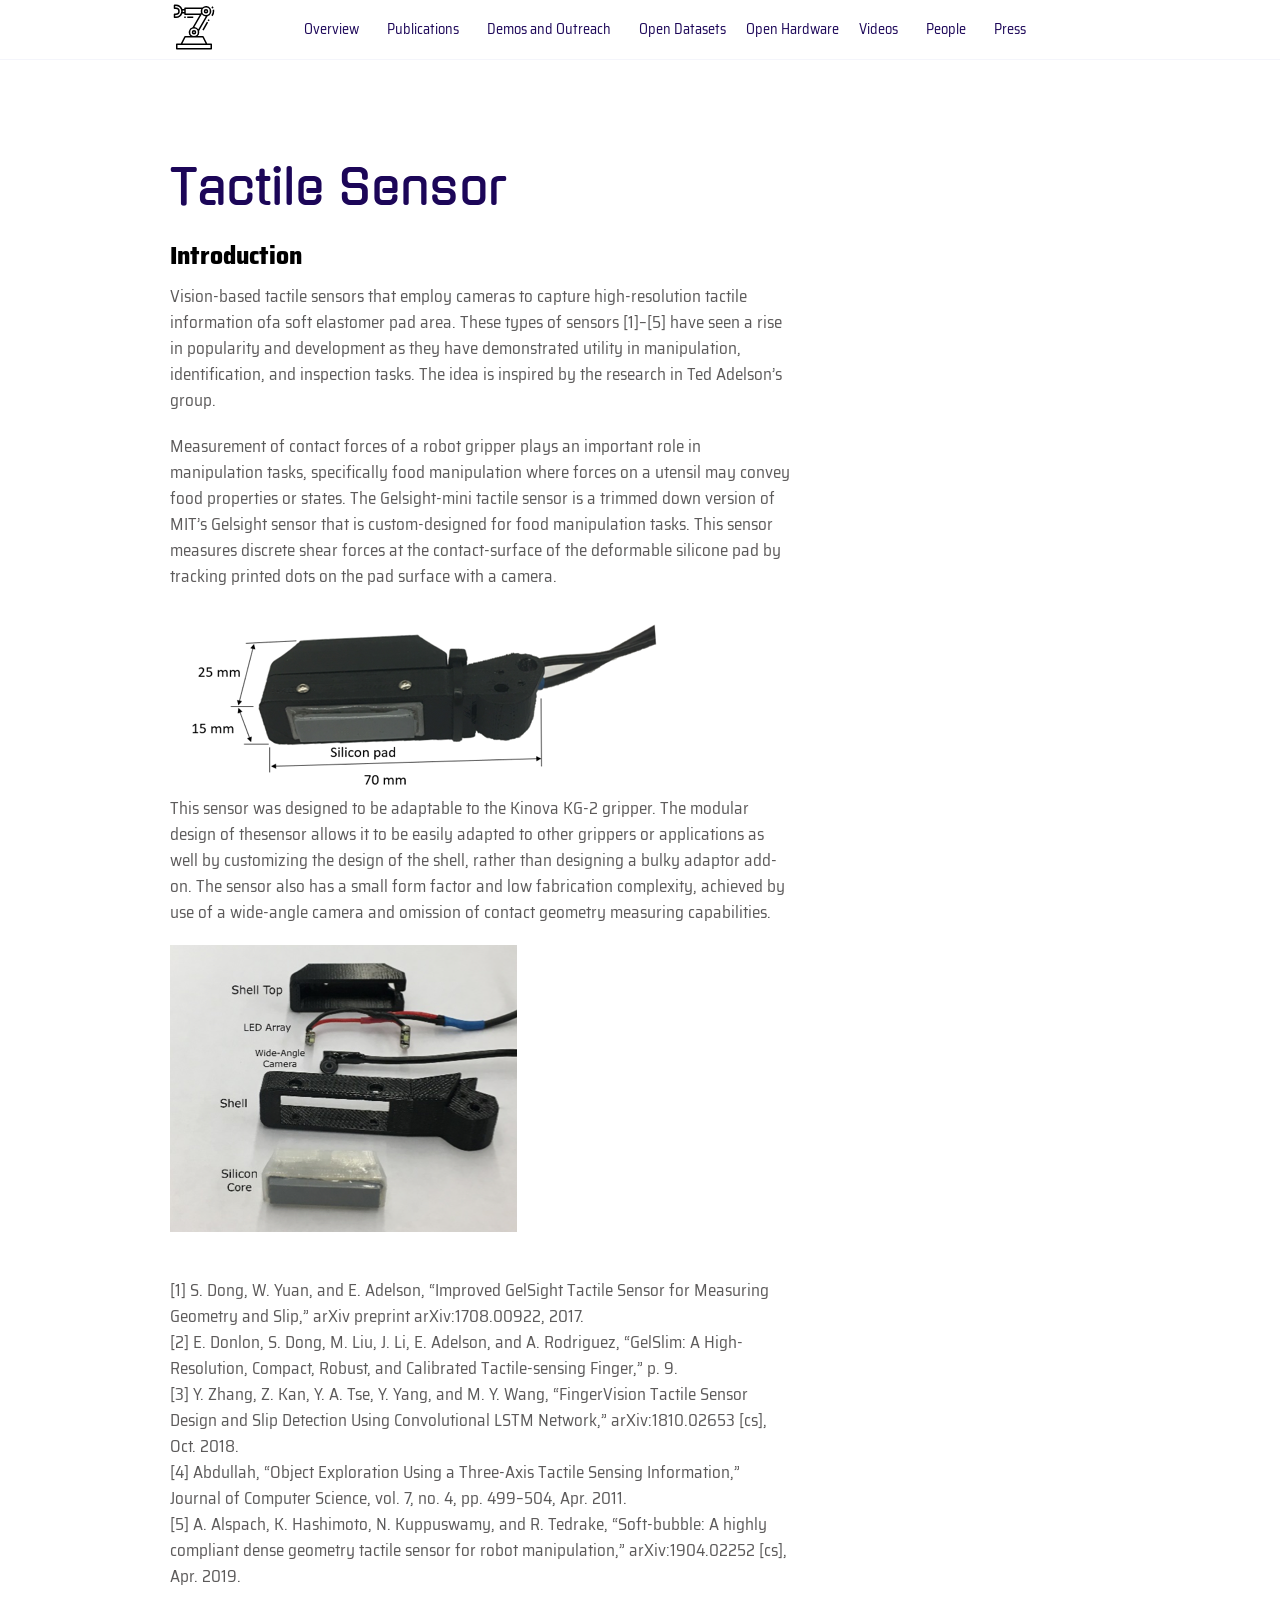
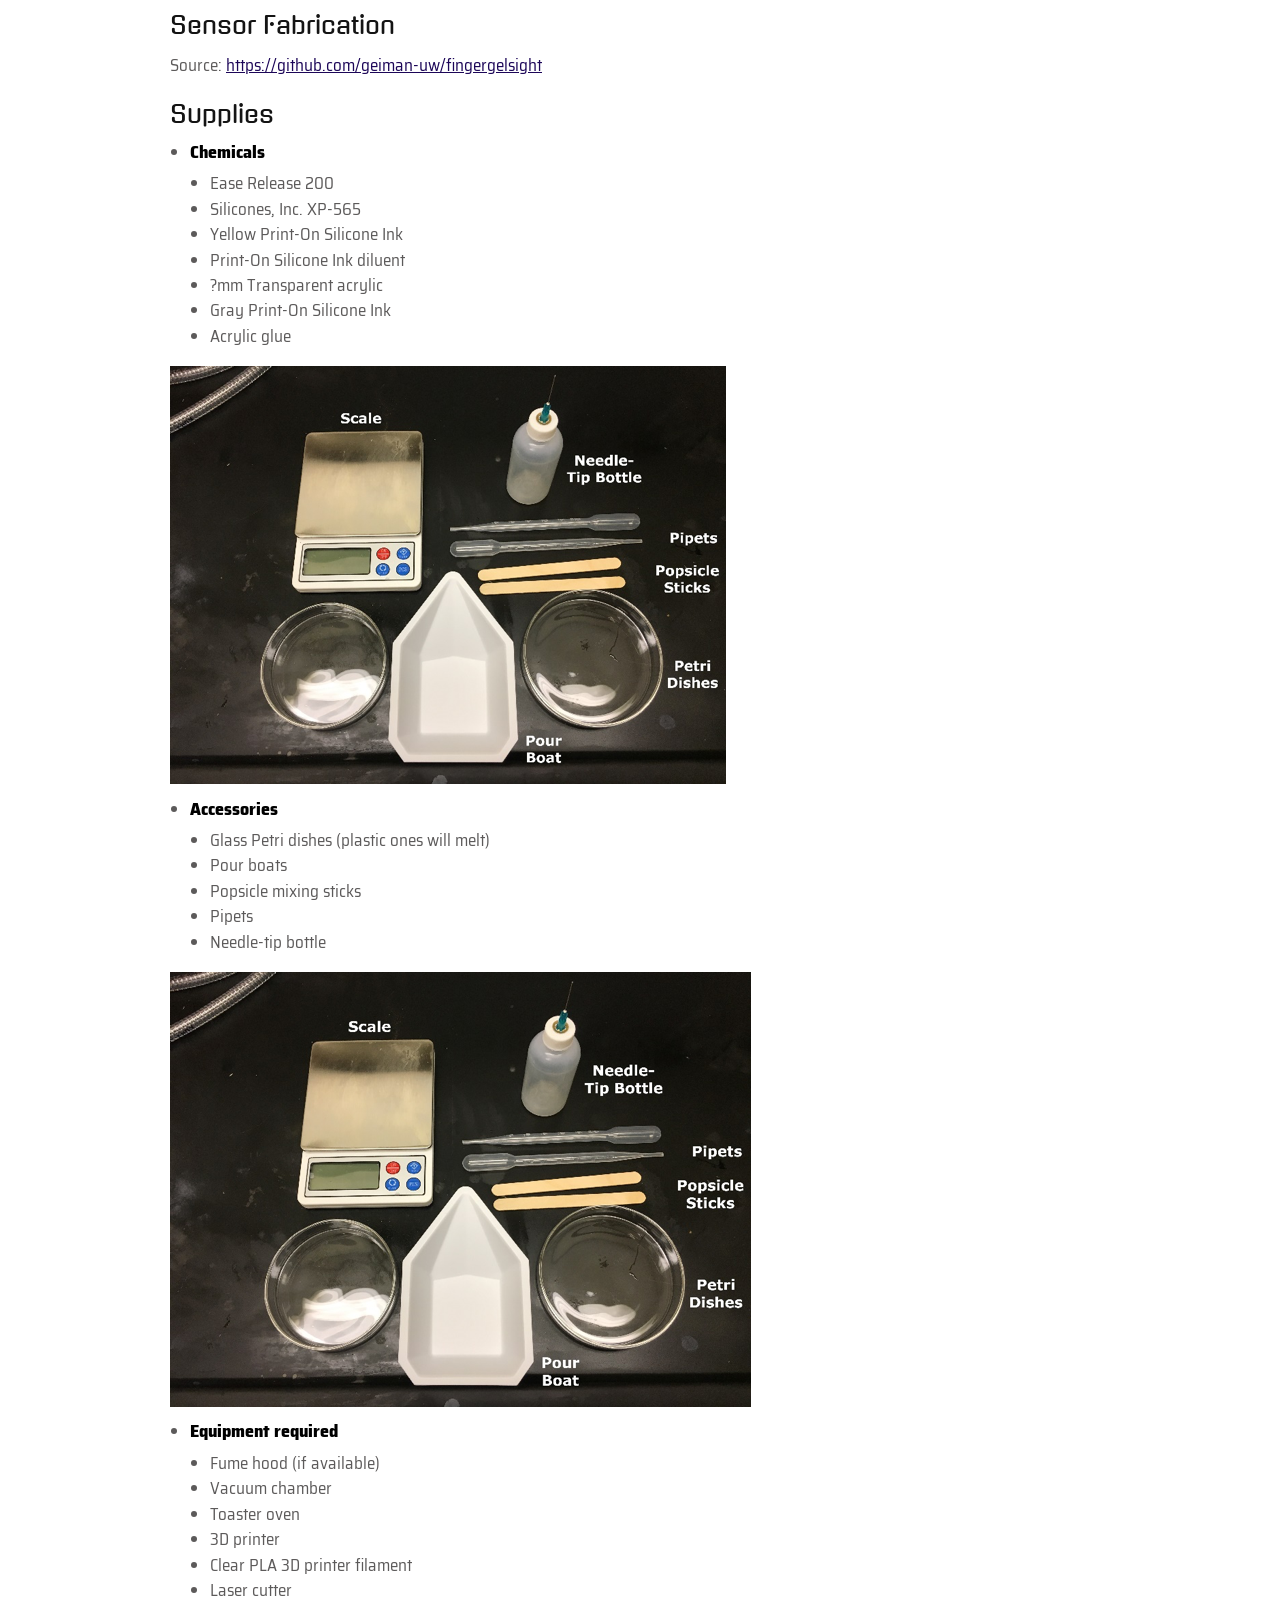
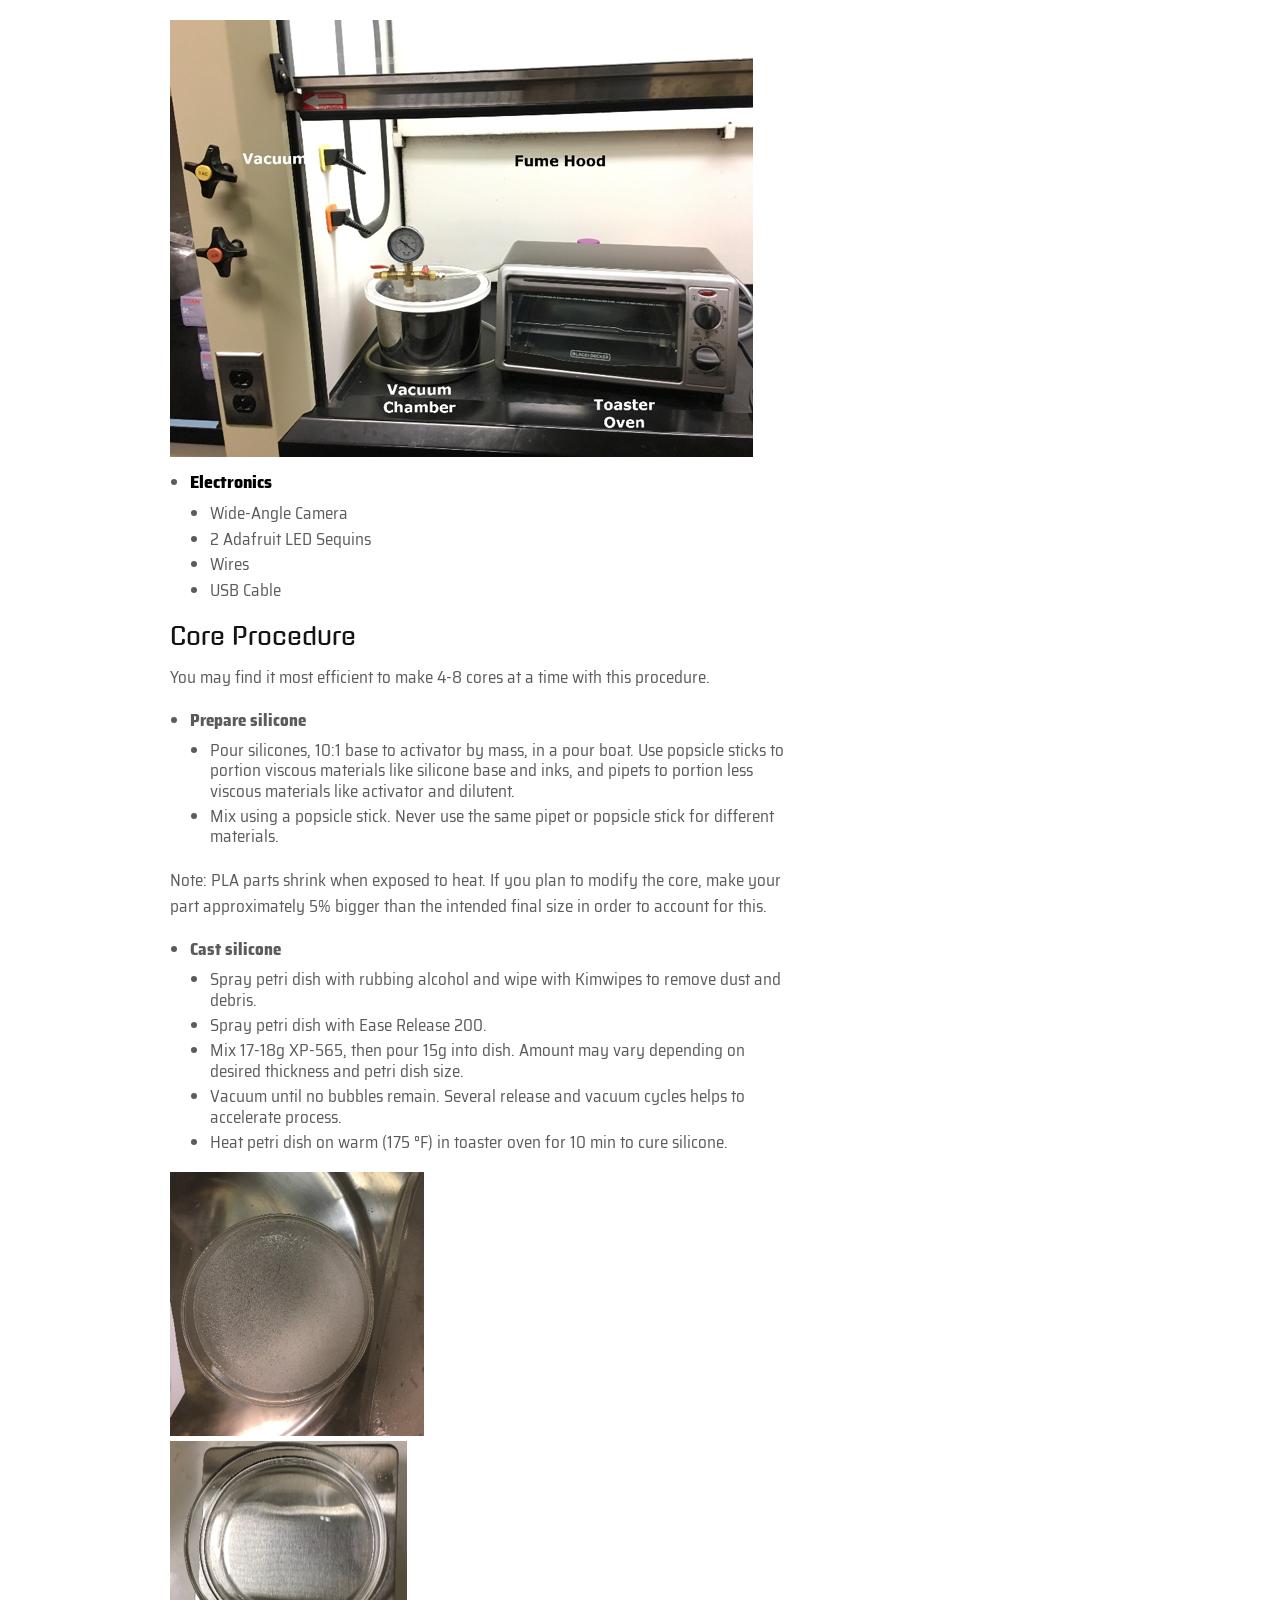
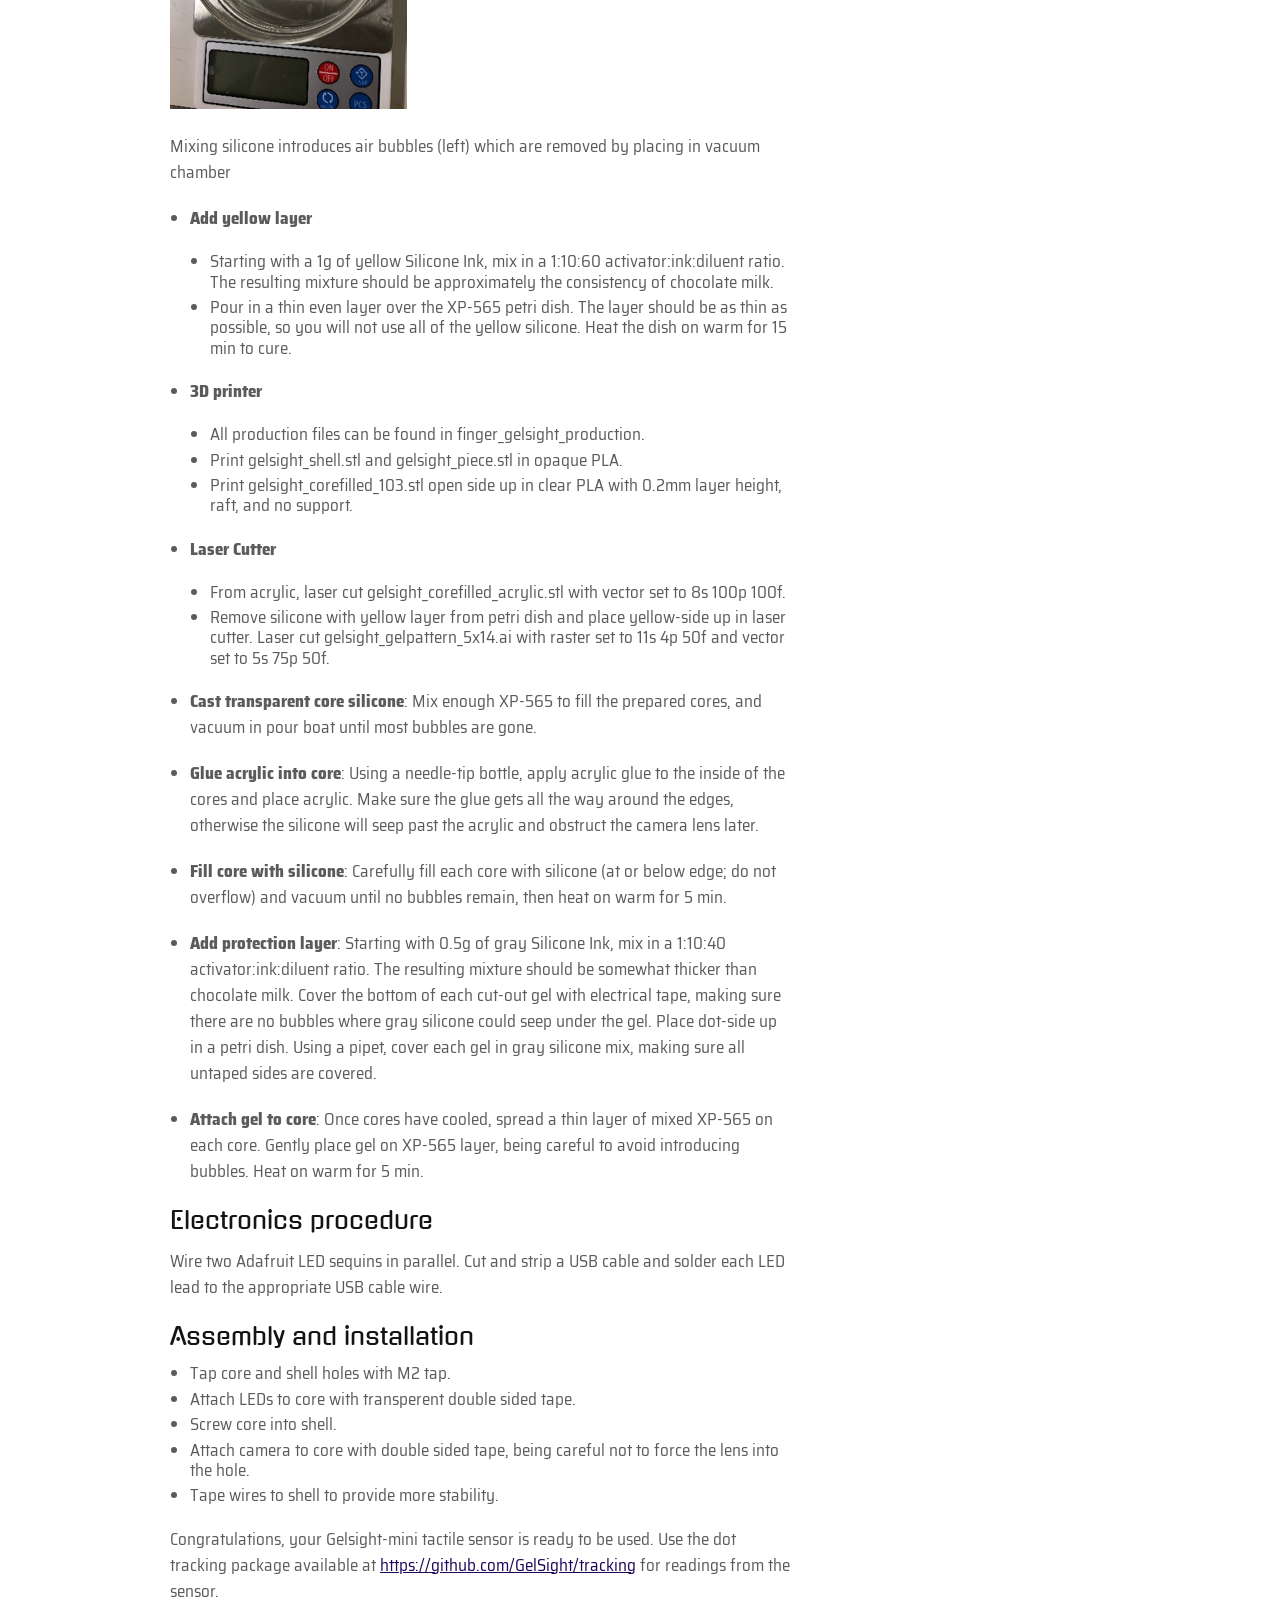
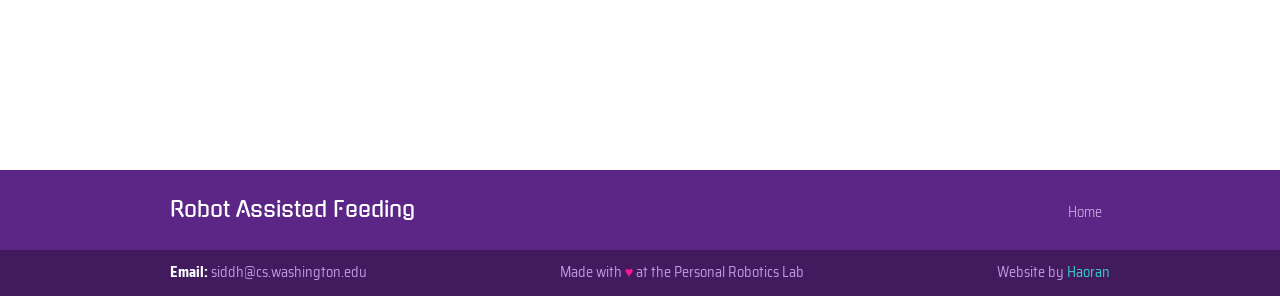
<file: hardware/gts/index.html>
<!DOCTYPE html>
<html lang="en">

<head>
  <meta charset="utf-8">
  <meta http-equiv="x-ua-compatible" content="ie=edge">
  <title>Tactile Sensor - Robot Assisted Feeding</title>
  <meta name="viewport" content="width=device-width, initial-scale=1">
  
  <link rel="icon" href="https://yhrgintoki.github.io/favicon.png">

  
  
  <link rel="stylesheet" href="/css/style.min.cbdd764ebbb1c6fbc52f1810008eb2cc5435eadbdbfb29abe4ff61e37811a74f.css">
  

  

</head>

<body class='page page-tutorials-single'>
  <div id="main-menu-mobile" class="main-menu-mobile">
  <ul>
    
    
    <li class="menu-item-overview">
      <a href="/overview/">
        
        <span>Overview</span>
      </a>
    </li>
    
    <li class="menu-item-publications">
      <a href="/publications/">
        
        <span>Publications</span>
      </a>
    </li>
    
    <li class="menu-item-demos and outreach">
      <a href="/demos/">
        
        <span>Demos and Outreach</span>
      </a>
    </li>
    
    <li class="menu-item-open datasets">
      <a href="/datasets/">
        
        <span>Open Datasets</span>
      </a>
    </li>
    
    <li class="menu-item-open hardware">
      <a href="/hardware/">
        
        <span>Open Hardware</span>
      </a>
    </li>
    
    <li class="menu-item-videos">
      <a href="/videos/">
        
        <span>Videos</span>
      </a>
    </li>
    
    <li class="menu-item-people">
      <a href="https://personalrobotics.cs.washington.edu/people/">
        
        <span>People</span>
      </a>
    </li>
    
    <li class="menu-item-press">
      <a href="/press/">
        
        <span>Press</span>
      </a>
    </li>
    
  </ul>
</div>
  <div class="wrapper">
    <div class='header'>
  <div class="container">
    <div class="logo">
      <a href="https://yhrgintoki.github.io/"><img alt="Figurit Homepage" src="https://yhrgintoki.github.io/imgs/robotic-arm.svg"/></a>
    </div>
    <div class="logo-mobile">
      <a href="https://yhrgintoki.github.io/"><img alt="Figurit Homepage" src="https://yhrgintoki.github.io/imgs/robotic-arm.svg" /></a>
    </div>
    <div id="main-menu" class="main-menu">
  <ul>
    
    
    
    <li class="menu-item-overview">
      <a href="/overview/">
        
        <span>Overview</span>
      </a>
    </li>
    
    
    
    <li class="menu-item-publications">
      <a href="/publications/">
        
        <span>Publications</span>
      </a>
    </li>
    
    
    
    <li class="menu-item-demos and outreach">
      <a href="/demos/">
        
        <span>Demos and Outreach</span>
      </a>
    </li>
    
    
    
    <li class="menu-item-open datasets">
      <a href="/datasets/">
        
        <span>Open Datasets</span>
      </a>
    </li>
    
    
    
    <li class="sub-menu">
        <button class="dropbtn">Open Hardware</button>
    <ul class="sub-menu-content">
      
        <li class="menu-item-tactile sensor">
          <a href="/hardware/gts/">Tactile Sensor</a>
        </li>
      
        <li class="menu-item-wireless perception module">
          <a href="/hardware/wpm/">Wireless Perception Module</a>
        </li>
      
    </ul>
    </li>
    
    
    
    <li class="menu-item-videos">
      <a href="/videos/">
        
        <span>Videos</span>
      </a>
    </li>
    
    
    
    <li class="menu-item-people">
      <a href="https://personalrobotics.cs.washington.edu/people/">
        
        <span>People</span>
      </a>
    </li>
    
    
    
    <li class="menu-item-press">
      <a href="/press/">
        
        <span>Press</span>
      </a>
    </li>
    
    
  </ul>
</div>

    <button id="toggle-main-menu-mobile" class="hamburger hamburger--slider" role="presentation" aria-label="mobile menu trigger">
  <span class="hamburger-box">
    <span class="hamburger-inner"></span>
  </span>
</button>
</div>
</div>

    
<div class="container pb-6 pt-6 pt-md-10 pb-md-10">
  <div class="row justify-content-start">
    <div class="col-12 col-md-8">
      <div class="service service-single">
        <h1 class="title">Tactile Sensor</h1>
        <div class="content">

<p><font color = black><strong>Introduction</strong></font></p>

<p>Vision-based tactile sensors that employ cameras to capture high-resolution tactile information ofa soft elastomer pad area. These types of sensors [1]–[5] have seen a rise in popularity and development as they have demonstrated utility in manipulation, identification, and inspection tasks. The idea is inspired by the research in Ted Adelson&rsquo;s group.</p>

<p>Measurement of contact forces of a robot gripper plays an important role in manipulation tasks, specifically food manipulation where forces on a utensil may convey food properties or states. The Gelsight-mini tactile sensor is a trimmed down version of MIT’s Gelsight sensor that is custom-designed for food manipulation tasks. This sensor measures discrete shear forces at the contact-surface of the deformable silicone pad by tracking printed dots on the pad surface with a camera.</p>

<figure>
    <img src="/imgs/hardware1.png"/> 
</figure>


<p>This sensor was designed to be adaptable to the Kinova KG-2 gripper. The modular design of thesensor allows it to be easily adapted to other grippers or applications as well by customizing the design of the shell, rather than designing a bulky adaptor add-on. The sensor also has a small form factor and low fabrication complexity, achieved by use of a wide-angle camera and omission of contact geometry measuring capabilities.</p>

<p><figure>
    <img src="/imgs/hardware2.png"/> 
</figure>

&nbsp;</p>

<p>[1] S. Dong, W. Yuan, and E. Adelson, “Improved GelSight Tactile Sensor for Measuring Geometry and Slip,” arXiv preprint arXiv:1708.00922, 2017.<br />
[2] E. Donlon, S. Dong, M. Liu, J. Li, E. Adelson, and A. Rodriguez, “GelSlim: A High-Resolution, Compact, Robust, and Calibrated Tactile-sensing Finger,” p. 9.<br />
[3] Y. Zhang, Z. Kan, Y. A. Tse, Y. Yang, and M. Y. Wang, “FingerVision Tactile Sensor Design and Slip Detection Using Convolutional LSTM Network,” arXiv:1810.02653 [cs], Oct. 2018.<br />
[4] Abdullah, “Object Exploration Using a Three-Axis Tactile Sensing Information,” Journal of Computer Science, vol. 7, no. 4, pp. 499–504, Apr. 2011.<br />
[5] A. Alspach, K. Hashimoto, N. Kuppuswamy, and R. Tedrake, “Soft-bubble: A highly compliant dense geometry tactile sensor for robot manipulation,” arXiv:1904.02252 [cs], Apr. 2019.</p>

<h2 id="sensor-fabrication">Sensor Fabrication</h2>

<p>Source: <a href="https://github.com/geiman-uw/fingergelsight">https://github.com/geiman-uw/fingergelsight</a></p>

<h2 id="supplies">Supplies</h2>

<ul>
<li><font size = 4, color = black><strong>Chemicals</strong></font>

<ul>
<li>Ease Release 200</li>
<li>Silicones, Inc. XP-565</li>
<li>Yellow Print-On Silicone Ink</li>
<li>Print-On Silicone Ink diluent</li>
<li>?mm Transparent acrylic</li>
<li>Gray Print-On Silicone Ink</li>
<li>Acrylic glue</li>
</ul></li>
</ul>

<figure>
    <img src="/imgs/hardware3.png"/> 
</figure>


<ul>
<li><font size = 4, color = black><strong>Accessories</strong></font>

<ul>
<li>Glass Petri dishes (plastic ones will melt)</li>
<li>Pour boats</li>
<li>Popsicle mixing sticks</li>
<li>Pipets</li>
<li>Needle-tip bottle</li>
</ul></li>
</ul>

<figure>
    <img src="/imgs/hardware4.png"/> 
</figure>


<ul>
<li><font size = 4, color = black><strong>Equipment required</strong></font>

<ul>
<li>Fume hood (if available)</li>
<li>Vacuum chamber</li>
<li>Toaster oven</li>
<li>3D printer</li>
<li>Clear PLA 3D printer filament</li>
<li>Laser cutter</li>
</ul></li>
</ul>

<figure>
    <img src="/imgs/hardware5.png"/> 
</figure>


<ul>
<li><font size = 4, color = black><strong>Electronics</strong></font>

<ul>
<li>Wide-Angle Camera</li>
<li>2 Adafruit LED Sequins</li>
<li>Wires</li>
<li>USB Cable</li>
</ul></li>
</ul>

<h2 id="core-procedure">Core Procedure</h2>

<p>You may find it most efficient to make 4-8 cores at a time with this procedure.</p>

<ul>
<li><strong>Prepare silicone</strong>

<ul>
<li>Pour silicones, 10:1 base to activator by mass, in a pour boat. Use popsicle sticks to portion viscous materials like silicone base and inks, and pipets to portion less viscous materials like activator and dilutent.</li>
<li>Mix using a popsicle stick. Never use the same pipet or popsicle stick for different materials.</li>
</ul></li>
</ul>

<p>Note: PLA parts shrink when exposed to heat. If you plan to modify the core, make your part approximately 5% bigger than the intended final size in order to account for this.</p>

<ul>
<li><strong>Cast silicone</strong>

<ul>
<li>Spray petri dish with rubbing alcohol and wipe with Kimwipes to remove dust and debris.</li>
<li>Spray petri dish with Ease Release 200.</li>
<li>Mix 17-18g XP-565, then pour 15g into dish. Amount may vary depending on desired thickness and petri dish size.</li>
<li>Vacuum until no bubbles remain. Several release and vacuum cycles helps to accelerate process.</li>
<li>Heat petri dish on warm (175 °F) in toaster oven for 10 min to cure silicone.</li>
</ul></li>
</ul>

<p><figure>
    <img src="/imgs/hardware6.png"/> 
</figure>
<figure>
    <img src="/imgs/hardware7.png"/> 
</figure>
</p>

<p>Mixing silicone introduces air bubbles (left) which are removed by placing in vacuum chamber</p>

<ul>
<li><p><strong>Add yellow layer</strong></p>

<ul>
<li>Starting with a 1g of yellow Silicone Ink, mix in a 1:10:60 activator:ink:diluent ratio. The resulting mixture should be approximately the consistency of chocolate milk.</li>
<li>Pour in a thin even layer over the XP-565 petri dish. The layer should be as thin as possible, so you will not use all of the yellow silicone. Heat the dish on warm for 15 min to cure.</li>
</ul></li>

<li><p><strong>3D printer</strong></p>

<ul>
<li>All production files can be found in finger_gelsight_production.</li>
<li>Print gelsight_shell.stl and gelsight_piece.stl in opaque PLA.</li>
<li>Print gelsight_corefilled_103.stl open side up in clear PLA with 0.2mm layer height, raft, and no support.</li>
</ul></li>

<li><p><strong>Laser Cutter</strong></p>

<ul>
<li>From acrylic, laser cut gelsight_corefilled_acrylic.stl with vector set to 8s 100p 100f.</li>
<li>Remove silicone with yellow layer from petri dish and place yellow-side up in laser cutter. Laser cut gelsight_gelpattern_5x14.ai with raster set to 11s 4p 50f and vector set to 5s 75p 50f.</li>
</ul></li>

<li><p><strong>Cast transparent core silicone</strong>: Mix enough XP-565 to fill the prepared cores, and vacuum in pour boat until most bubbles are gone.</p></li>

<li><p><strong>Glue acrylic into core</strong>: Using a needle-tip bottle, apply acrylic glue to the inside of the cores and place acrylic. Make sure the glue gets all the way around the edges, otherwise the silicone will seep past the acrylic and obstruct the camera lens later.</p></li>

<li><p><strong>Fill core with silicone</strong>: Carefully fill each core with silicone (at or below edge; do not overflow) and vacuum until no bubbles remain, then heat on warm for 5 min.</p></li>

<li><p><strong>Add protection layer</strong>: Starting with 0.5g of gray Silicone Ink, mix in a 1:10:40 activator:ink:diluent ratio. The resulting mixture should be somewhat thicker than chocolate milk. Cover the bottom of each cut-out gel with electrical tape, making sure there are no bubbles where gray silicone could seep under the gel. Place dot-side up in a petri dish. Using a pipet, cover each gel in gray silicone mix, making sure all untaped sides are covered.</p></li>

<li><p><strong>Attach gel to core</strong>: Once cores have cooled, spread a thin layer of mixed XP-565 on each core. Gently place gel on XP-565 layer, being careful to avoid introducing bubbles. Heat on warm for 5 min.</p></li>
</ul>

<h2 id="electronics-procedure">Electronics procedure</h2>

<p>Wire two Adafruit LED sequins in parallel. Cut and strip a USB cable and solder each LED lead to the appropriate USB cable wire.</p>

<h2 id="assembly-and-installation">Assembly and installation</h2>

<ul>
<li>Tap core and shell holes with M2 tap.</li>
<li>Attach LEDs to core with transperent double sided tape.</li>
<li>Screw core into shell.</li>
<li>Attach camera to core with double sided tape, being careful not to force the lens into the hole.</li>
<li>Tape wires to shell to provide more stability.</li>
</ul>

<p>Congratulations, your Gelsight-mini tactile sensor is ready to be used. Use the dot tracking package available at <a href="https://github.com/GelSight/tracking">https://github.com/GelSight/tracking</a> for readings from the sensor.</p>

<p>&nbsp;</p>
</div>
      </div>
    </div>
  </div>
</div>

  </div>

  <div class="footer">
  <div class="container">
    <div class="row">
      <div class="col-12">
        <div class="footer-inner">
          <h3 class="footer-title">Robot Assisted Feeding</h3>
          <ul>
            
            
            <li class="menu-item-home">
              <a href="/">
                Home
              </a>
            </li>
            
          </ul>
        </div>
      </div>
    </div>
  </div>
</div>
  <div class="sub-footer">
  <div class="container">
    <div class="row">
      <div class="col-12">
        <div class="sub-footer-inner">
          <ul>
            <li><strong>Email: </strong><a href="mailto:siddh@cs.washington.edu">
                siddh@cs.washington.edu</a></li>
          </ul>
          <ul>
            <li class="prl"><a href="https://personalrobotics.cs.washington.edu/">Made with <font color="#FF1690">♥</font> at the Personal Robotics Lab</a></li>
          </ul>
          <ul>
            <li class="prl">Website by <font color="#36CDC4">Haoran</font></li>
          </ul>
        </div>
      </div>
    </div>
  </div>
</div>


  

  
  

  
  <script type="text/javascript" src="/js/scripts.min.bf1e1f7ae8e03db5f012356e825843facdff51c0a559cb0d27fe2bbe1db405c2.js"></script>
  

  




<script async src="https://www.googletagmanager.com/gtag/js?id=UA-146151202-1"></script>
<script>
  window.dataLayer = window.dataLayer || [];

  function gtag() {
    dataLayer.push(arguments);
  }
  gtag('js', new Date());
  gtag('config', 'UA-146151202-1');
</script>




</body>

</html>
</file>
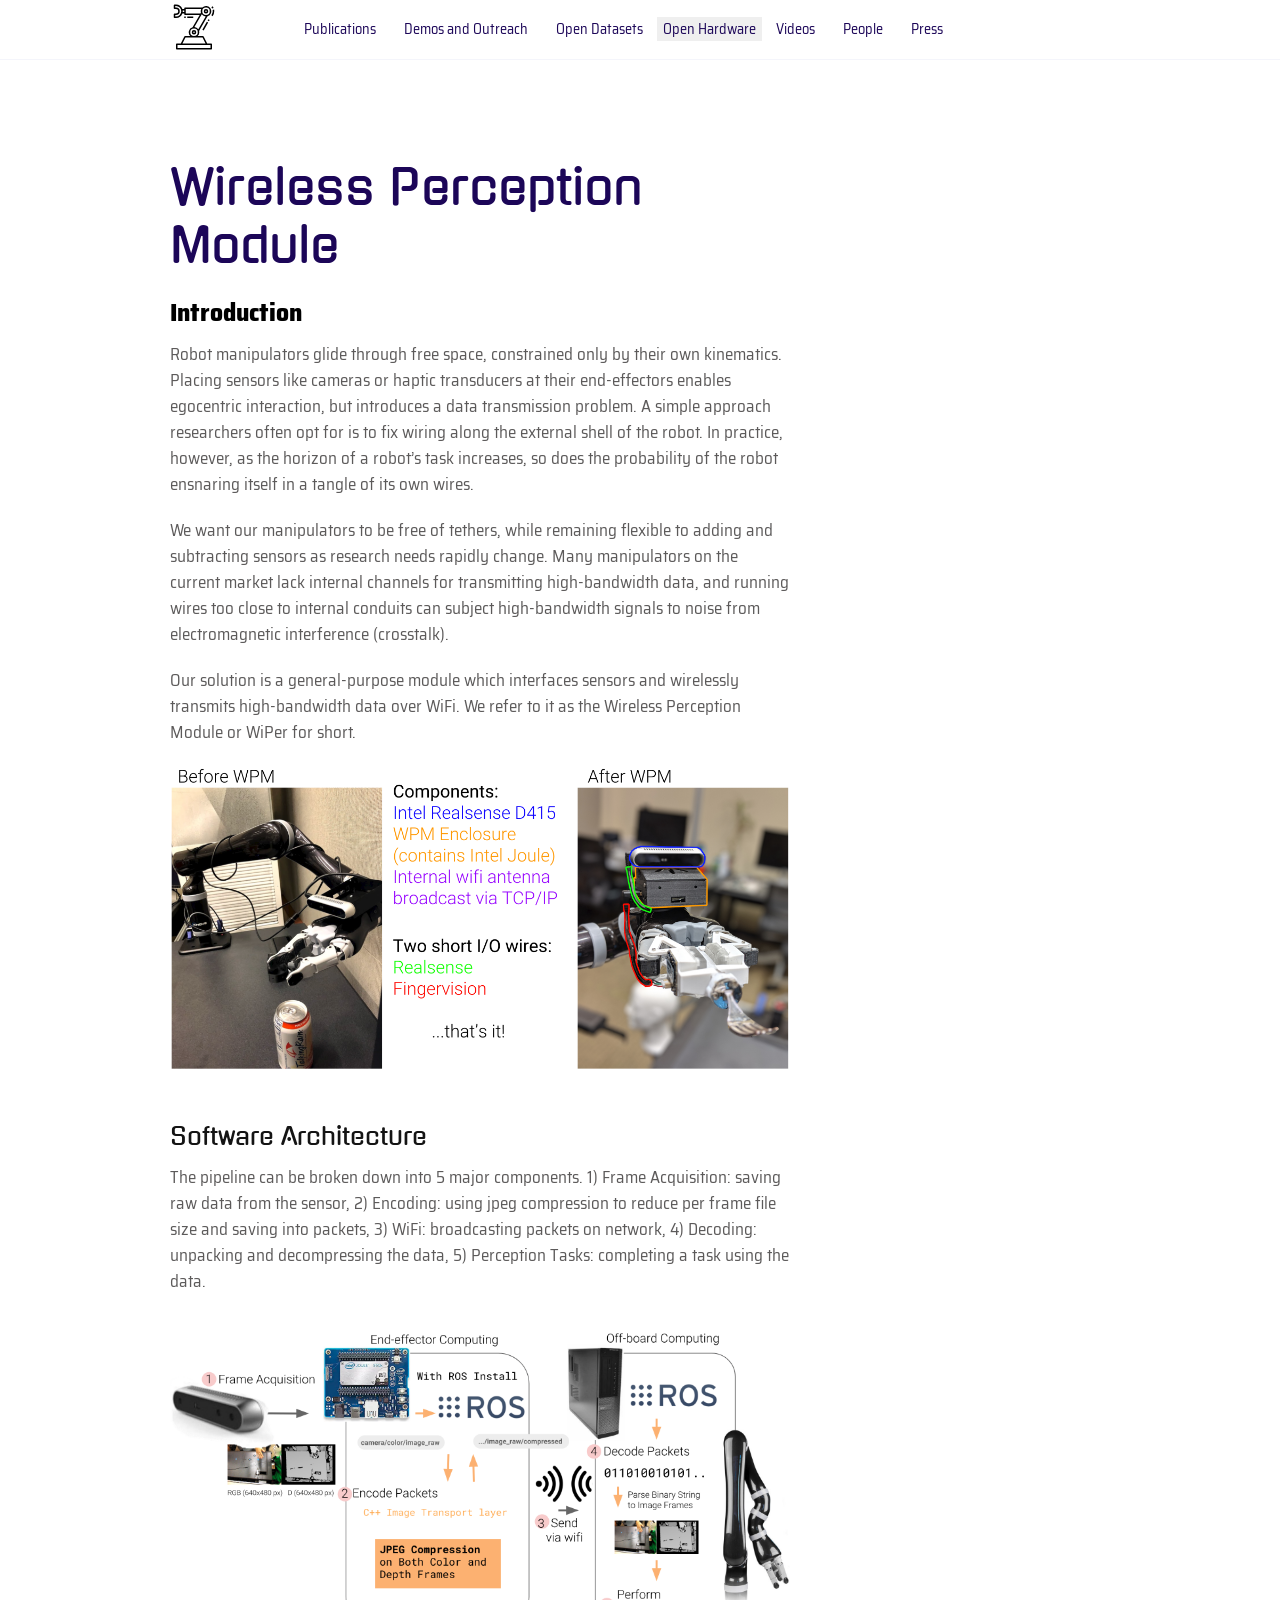
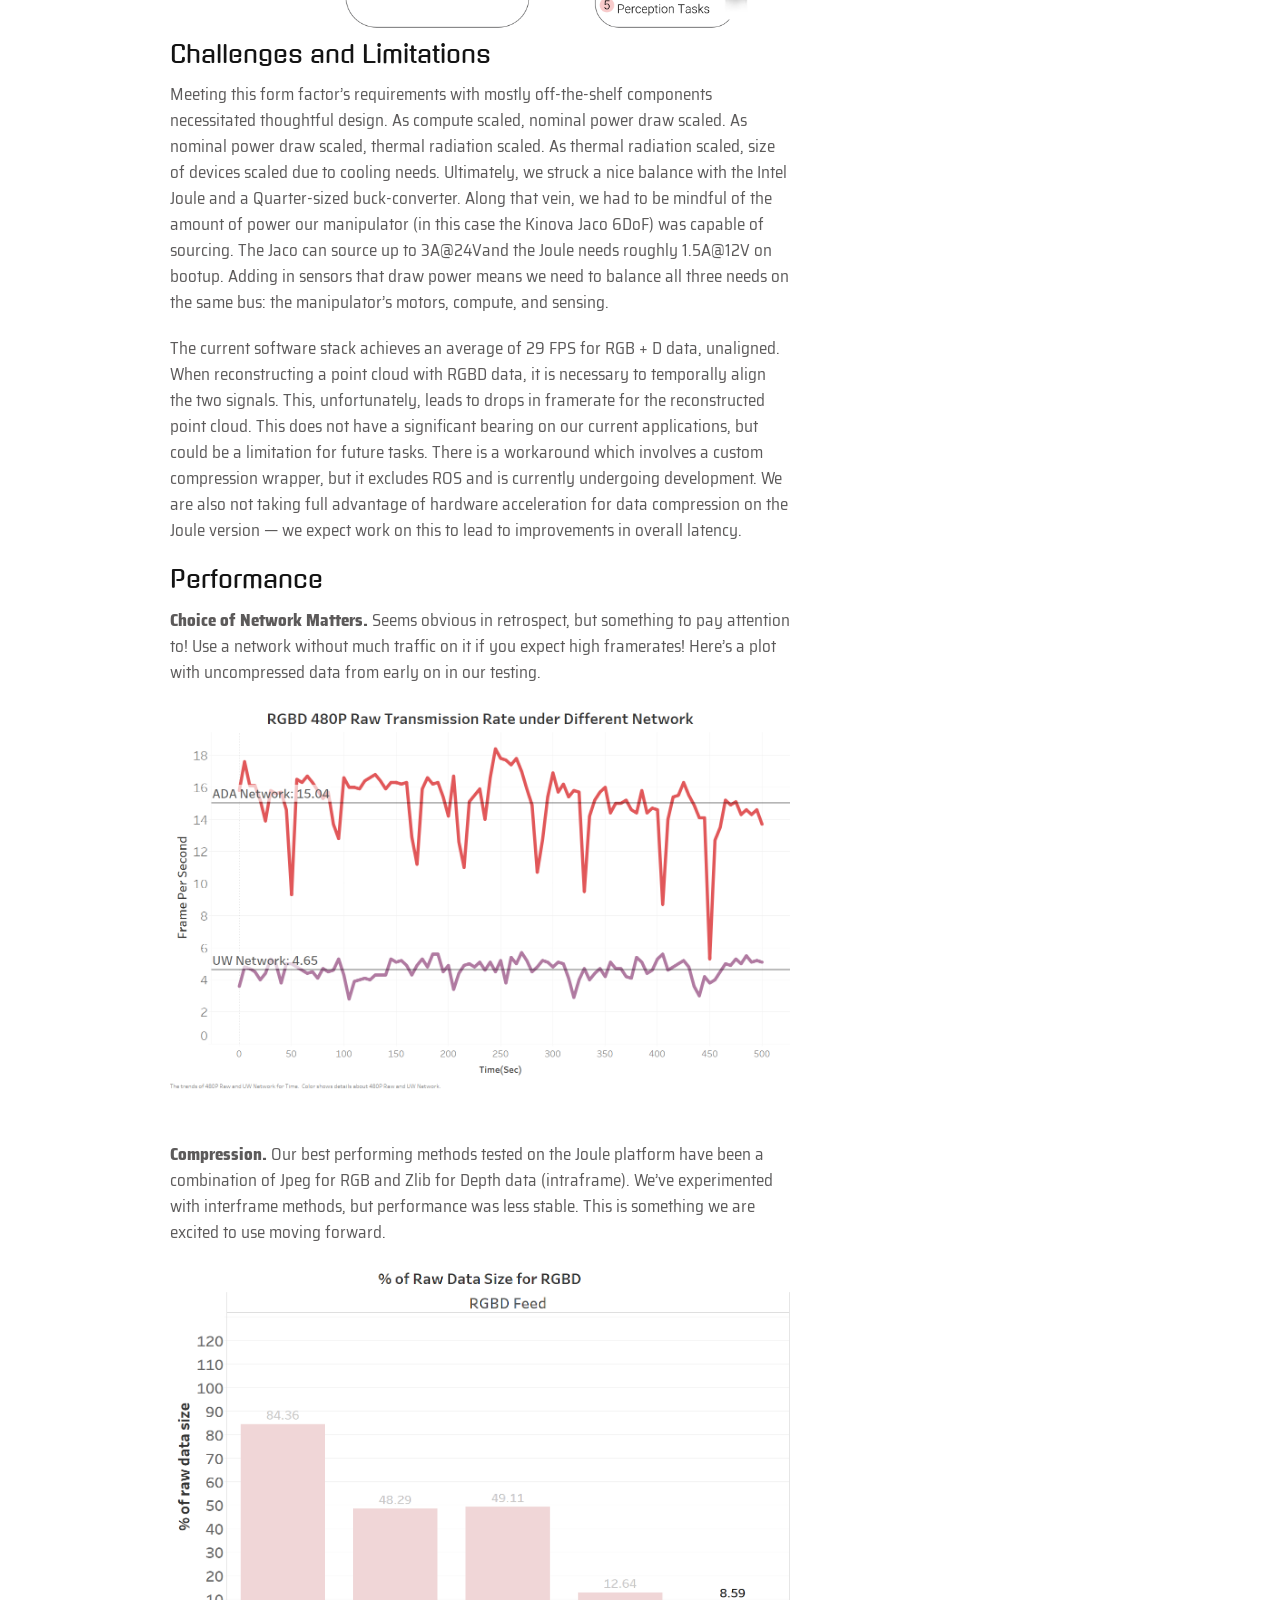
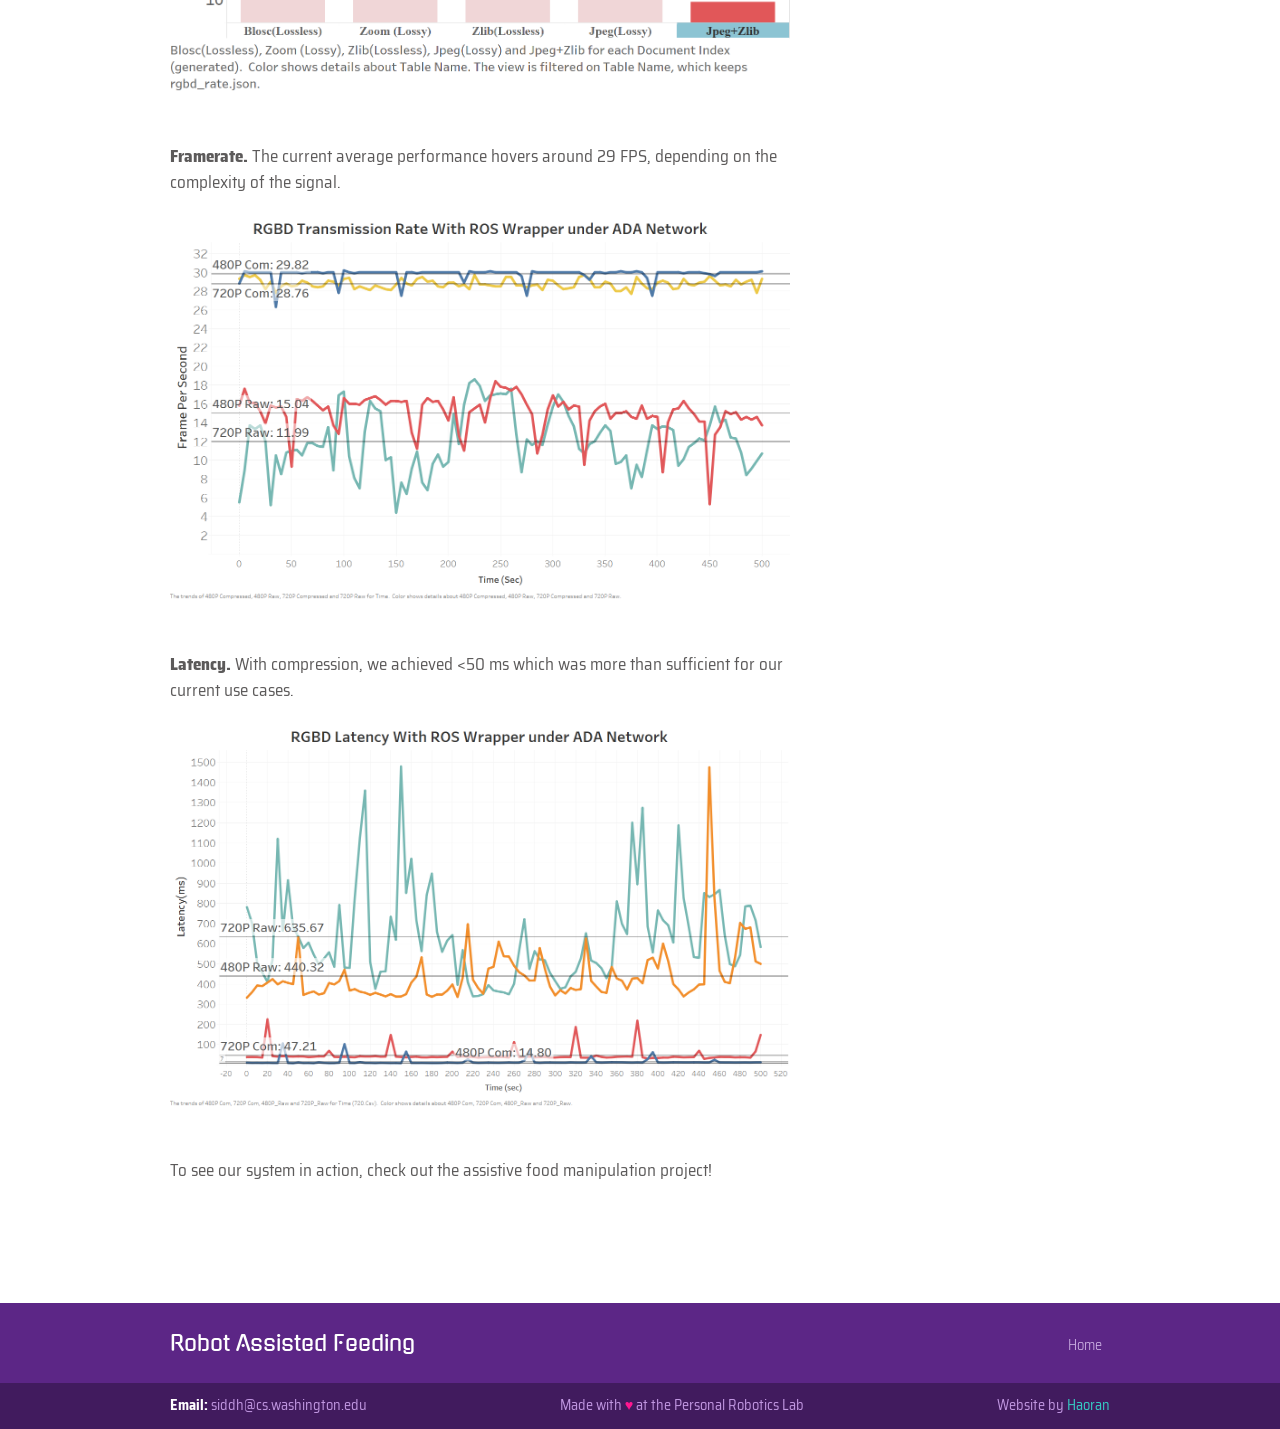
<file: hardware/wireless-perception-module/index.html>
<!DOCTYPE html>
<html lang="en">

<head>
  <meta charset="utf-8">
  <meta http-equiv="x-ua-compatible" content="ie=edge">
  <title>Wireless Perception Module - Robot Assisted Feeding</title>
  <meta name="viewport" content="width=device-width, initial-scale=1">
  
  <link rel="icon" href="https://yhrgintoki.github.io/favicon.png">

  
  
  <link rel="stylesheet" href="/css/style.min.7610062c98bab0e2634747161e62bdde89bf88726ce3ced9e7264513fb97fb68.css">
  

  

</head>

<body class='page page-tutorials-single'>
  <div id="main-menu-mobile" class="main-menu-mobile">
  <ul>
    
    
    <li class="menu-item-publications">
      <a href="/publications/">
        
        <span>Publications</span>
      </a>
    </li>
    
    <li class="menu-item-demos and outreach">
      <a href="/demos/">
        
        <span>Demos and Outreach</span>
      </a>
    </li>
    
    <li class="menu-item-open datasets">
      <a href="/datasets/">
        
        <span>Open Datasets</span>
      </a>
    </li>
    
    <li class="menu-item-open hardware">
      <a href="/hardware/">
        
        <span>Open Hardware</span>
      </a>
    </li>
    
    <li class="menu-item-videos">
      <a href="/videos/">
        
        <span>Videos</span>
      </a>
    </li>
    
    <li class="menu-item-people">
      <a href="https://personalrobotics.cs.washington.edu/people/">
        
        <span>People</span>
      </a>
    </li>
    
    <li class="menu-item-press">
      <a href="/press/">
        
        <span>Press</span>
      </a>
    </li>
    
  </ul>
</div>
  <div class="wrapper">
    <div class='header'>
  <div class="container">
    <div class="logo">
      <a href="https://yhrgintoki.github.io/"><img alt="Figurit Homepage" src="https://yhrgintoki.github.io/imgs/robotic-arm.svg" /></a>
    </div>
    <div class="logo-mobile">
      <a href="https://yhrgintoki.github.io/"><img alt="Figurit Homepage" src="https://yhrgintoki.github.io/imgs/robotic-arm.svg" /></a>
    </div>
    <div id="main-menu" class="main-menu">
  <ul>
    
    
    
    <li class="menu-item-publications">
      <a href="/publications/">
        
        <span>Publications</span>
      </a>
    </li>
    
    
    
    <li class="menu-item-demos and outreach">
      <a href="/demos/">
        
        <span>Demos and Outreach</span>
      </a>
    </li>
    
    
    
    <li class="menu-item-open datasets">
      <a href="/datasets/">
        
        <span>Open Datasets</span>
      </a>
    </li>
    
    
    
    <div class = "dropdown">
    <button class="dropbtn">
      <li class="menu-item-open hardware"></li>
        <span>Open Hardware</span>
      <li>
    </button>
    <ul class="dropdown-content">
      
        <li class="menu-item-tactile sensor">
          <a href="/hardware/gelsight-mini-tactile-sensor/">Tactile Sensor</a>
        </li>
      
        <li class="menu-item-wireless perception module">
          <a href="/hardware/wireless-perception-module/">Wireless Perception Module</a>
        </li>
      
    </ul>
    </div>
    
    
    
    <li class="menu-item-videos">
      <a href="/videos/">
        
        <span>Videos</span>
      </a>
    </li>
    
    
    
    <li class="menu-item-people">
      <a href="https://personalrobotics.cs.washington.edu/people/">
        
        <span>People</span>
      </a>
    </li>
    
    
    
    <li class="menu-item-press">
      <a href="/press/">
        
        <span>Press</span>
      </a>
    </li>
    
    
  </ul>
</div>

    <button id="toggle-main-menu-mobile" class="hamburger hamburger--slider" role="presentation" aria-label="mobile menu trigger">
  <span class="hamburger-box">
    <span class="hamburger-inner"></span>
  </span>
</button>
</div>
</div>

    
<div class="container pb-6 pt-6 pt-md-10 pb-md-10">
  <div class="row justify-content-start">
    <div class="col-12 col-md-8">
      <div class="service service-single">
        <h1 class="title">Wireless Perception Module</h1>
        <div class="content"><p><font color=black>Introduction</font></p>
<p>Robot manipulators glide through free space, constrained only by their own kinematics. Placing sensors like cameras or haptic transducers at their end-effectors enables egocentric interaction, but introduces a data transmission problem. A simple approach researchers often opt for is to fix wiring along the external shell of the robot. In practice, however, as the horizon of a robot’s task increases, so does the probability of the robot ensnaring itself in a tangle of its own wires.</p>
<p>We want our manipulators to be free of tethers, while remaining flexible to adding and subtracting sensors as research needs rapidly change. Many manipulators on the current market lack internal channels for transmitting high-bandwidth data, and running wires too close to internal conduits can subject high-bandwidth signals to noise from electromagnetic interference (crosstalk).</p>
<p>Our solution is a general-purpose module which interfaces sensors and wirelessly transmits high-bandwidth data over WiFi. We refer to it as the Wireless Perception Module or WiPer for short.</p>
<figure>
    <img src="/imgs/wpm1.png"/> 
</figure>

<p> </p>
<h2 id="software-architecture">Software Architecture</h2>
<p>The pipeline can be broken down into 5 major components. 1) Frame Acquisition: saving raw data from the sensor, 2) Encoding: using jpeg compression to reduce per frame file size and saving into packets, 3) WiFi: broadcasting packets on network, 4) Decoding: unpacking and decompressing the data, 5) Perception Tasks: completing a task using the data.</p>
<figure>
    <img src="/imgs/wpm2.png"/> 
</figure>

<h2 id="challenges-and-limitations">Challenges and Limitations</h2>
<p>Meeting this form factor’s requirements with mostly off-the-shelf components necessitated thoughtful design. As compute scaled, nominal power draw scaled. As nominal power draw scaled, thermal radiation scaled. As thermal radiation scaled, size of devices scaled due to cooling needs. Ultimately, we struck a nice balance with the Intel Joule and a Quarter-sized buck-converter. Along that vein, we had to be mindful of the amount of power our manipulator (in this case the Kinova Jaco 6DoF) was capable of sourcing. The Jaco can source up to 3A@24Vand the Joule needs roughly 1.5A@12V on bootup. Adding in sensors that draw power means we need to balance all three needs on the same bus: the manipulator’s motors, compute, and sensing.</p>
<p>The current software stack achieves an average of 29 FPS for RGB + D data, unaligned. When reconstructing a point cloud with RGBD data, it is necessary to temporally align the two signals. This, unfortunately, leads to drops in framerate for the reconstructed point cloud. This does not have a significant bearing on our current applications, but could be a limitation for future tasks. There is a workaround which involves a custom compression wrapper, but it excludes ROS and is currently undergoing development. We are also not taking full advantage of hardware acceleration for data compression on the Joule version — we expect work on this to lead to improvements in overall latency.</p>
<h2 id="performance">Performance</h2>
<p><strong>Choice of Network Matters.</strong> Seems obvious in retrospect, but something to pay attention to! Use a network without much traffic on it if you expect high framerates! Here’s a plot with uncompressed data from early on in our testing.</p>
<figure>
    <img src="/imgs/wpm3.png"/> 
</figure>

<p> </p>
<p><strong>Compression.</strong> Our best performing methods tested on the Joule platform have been a combination of Jpeg for RGB and Zlib for Depth data (intraframe). We’ve experimented with interframe methods, but performance was less stable. This is something we are excited to use moving forward.</p>
<figure>
    <img src="/imgs/wpm4.png"/> 
</figure>

<p> </p>
<p><strong>Framerate.</strong> The current average performance hovers around 29 FPS, depending on the complexity of the signal.</p>
<figure>
    <img src="/imgs/wpm5.png"/> 
</figure>

<p> </p>
<p><strong>Latency.</strong> With compression, we achieved &lt;50 ms which was more than sufficient for our current use cases.</p>
<figure>
    <img src="/imgs/wpm6.png"/> 
</figure>

<p> </p>
<p>To see our system in action, check out the assistive food manipulation project!</p>
</div>
      </div>
    </div>
  </div>
</div>

  </div>

  <div class="footer">
  <div class="container">
    <div class="row">
      <div class="col-12">
        <div class="footer-inner">
          <h3 class="footer-title">Robot Assisted Feeding</h3>
          <ul>
            
            
            <li class="menu-item-home">
              <a href="/">
                Home
              </a>
            </li>
            
          </ul>
        </div>
      </div>
    </div>
  </div>
</div>
  <div class="sub-footer">
  <div class="container">
    <div class="row">
      <div class="col-12">
        <div class="sub-footer-inner">
          <ul>
            <li><strong>Email: </strong><a href="mailto:siddh@cs.washington.edu">
                siddh@cs.washington.edu</a></li>
          </ul>
          <ul>
            <li class="prl"><a href="https://personalrobotics.cs.washington.edu/">Made with <font color="#FF1690">♥</font> at the Personal Robotics Lab</a></li>
          </ul>
          <ul>
            <li class="prl">Website by <font color="#36CDC4">Haoran</font></li>
          </ul>
        </div>
      </div>
    </div>
  </div>
</div>


  

  
  

  
  <script type="text/javascript" src="/js/scripts.min.bf1e1f7ae8e03db5f012356e825843facdff51c0a559cb0d27fe2bbe1db405c2.js"></script>
  

  




<script async src="https://www.googletagmanager.com/gtag/js?id=UA-146151202-1"></script>
<script>
  window.dataLayer = window.dataLayer || [];

  function gtag() {
    dataLayer.push(arguments);
  }
  gtag('js', new Date());
  gtag('config', 'UA-146151202-1');
</script>




</body>

</html>
</file>
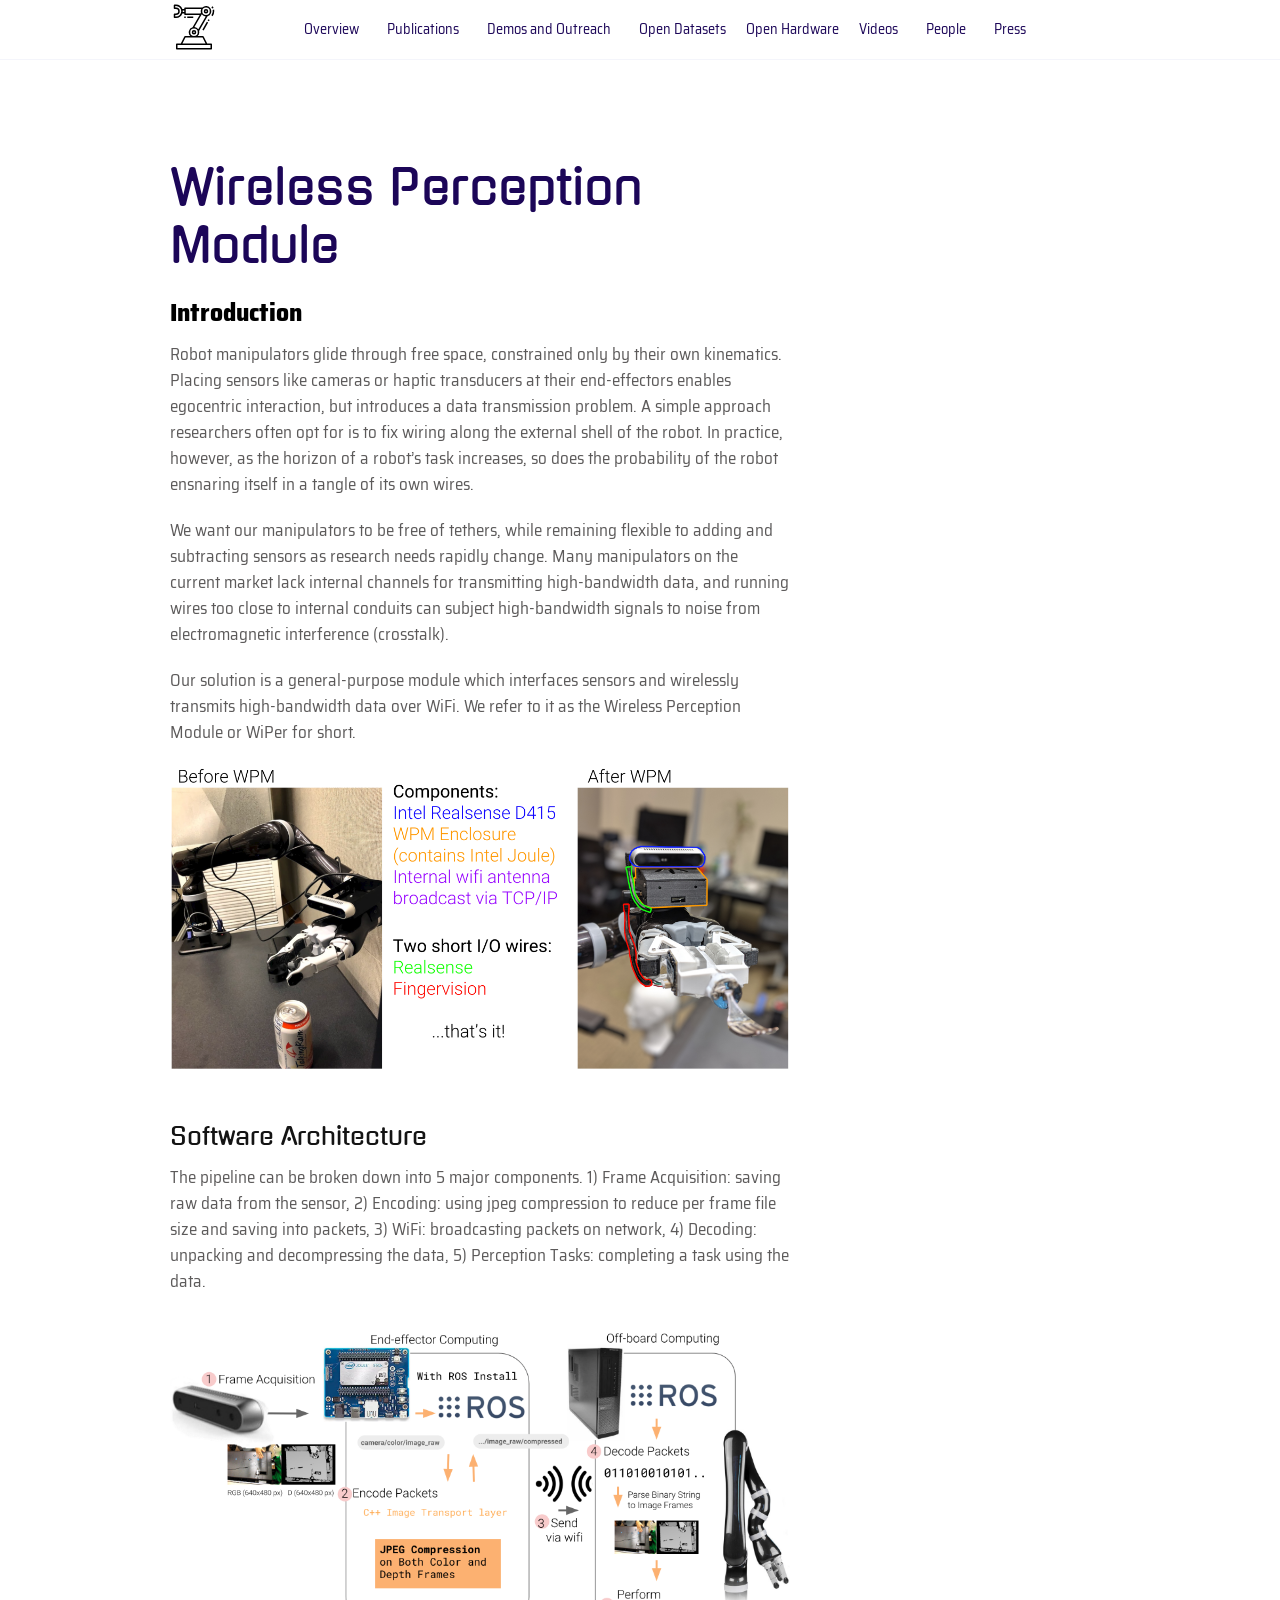
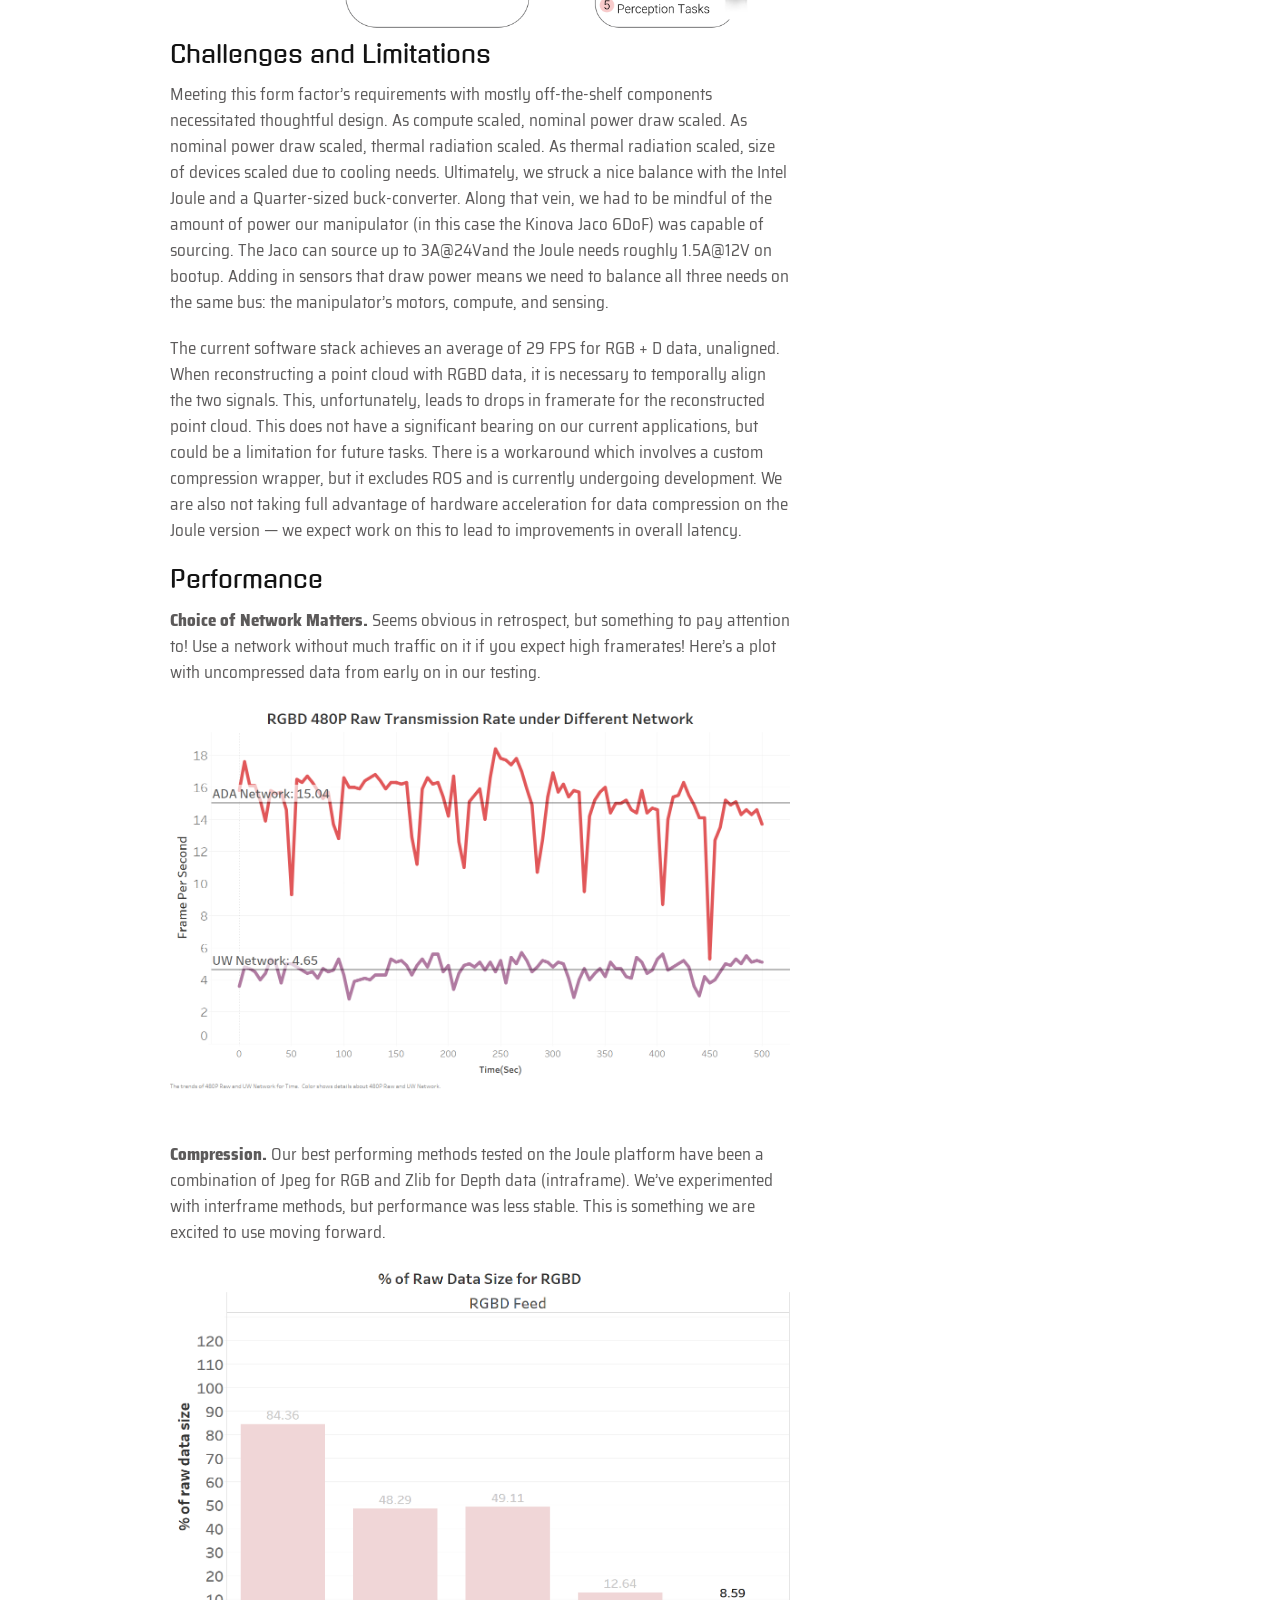
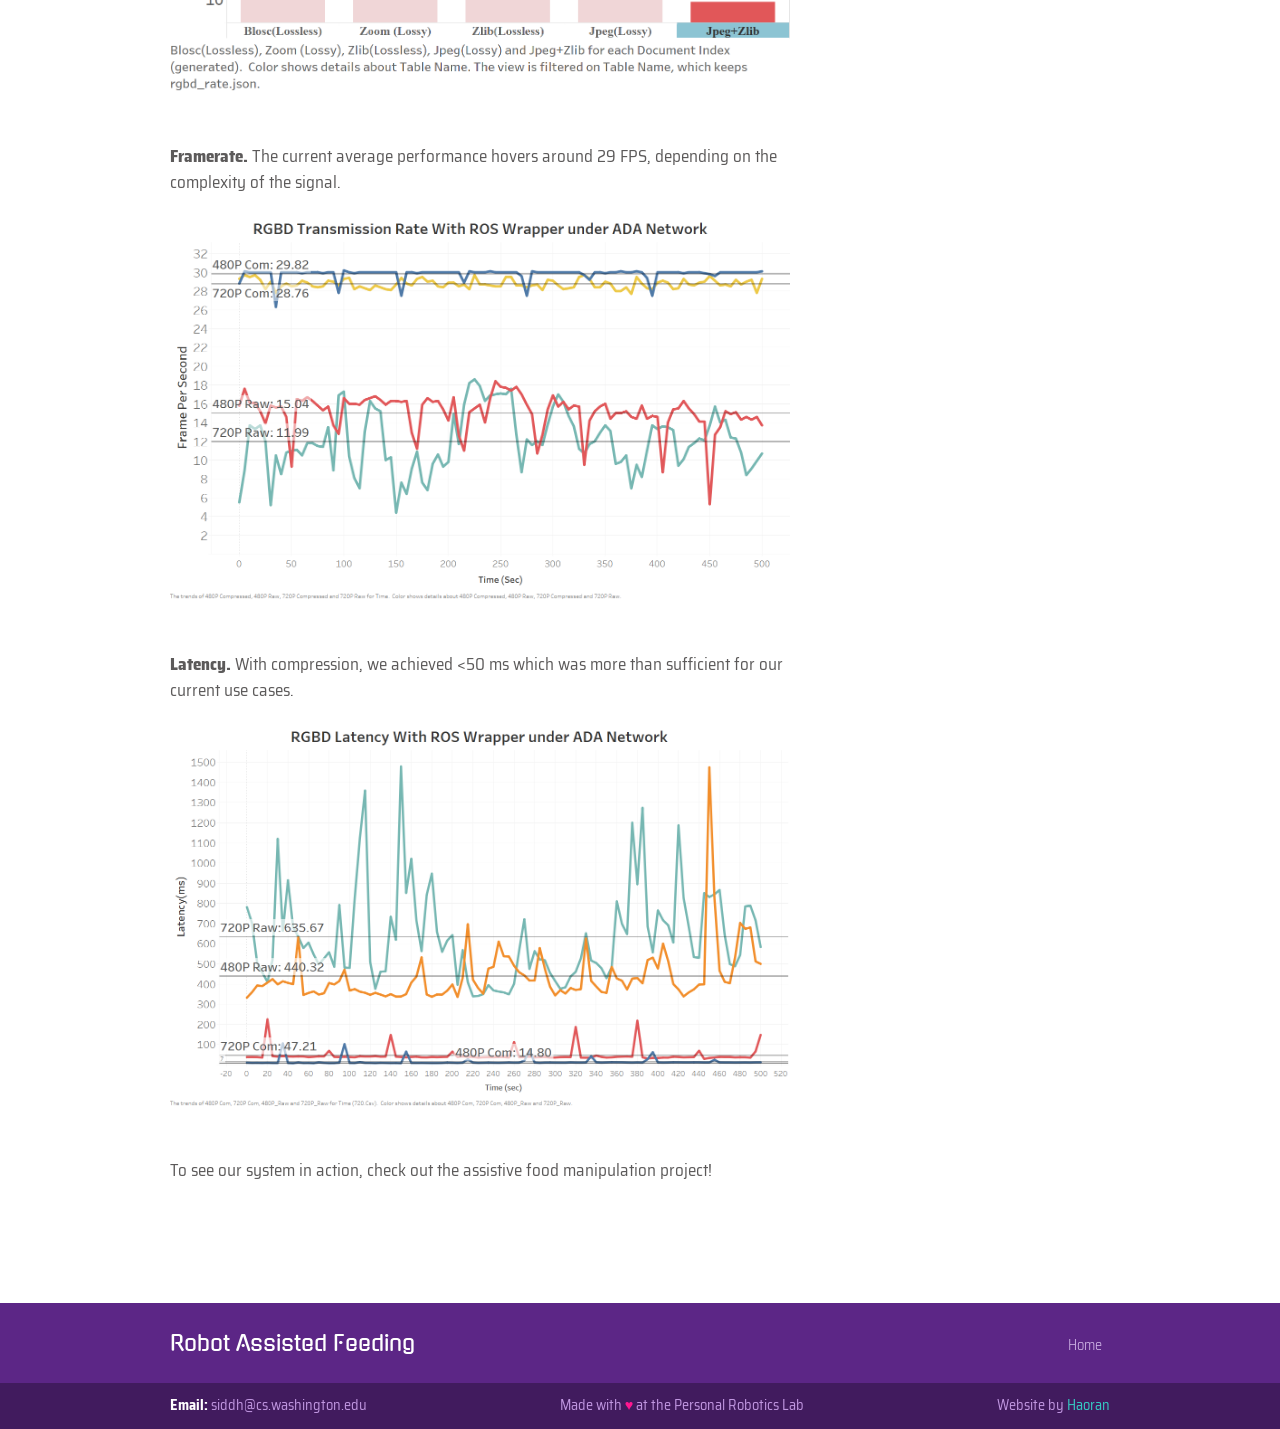
<file: hardware/wpm/index.html>
<!DOCTYPE html>
<html lang="en">

<head>
  <meta charset="utf-8">
  <meta http-equiv="x-ua-compatible" content="ie=edge">
  <title>Wireless Perception Module - Robot Assisted Feeding</title>
  <meta name="viewport" content="width=device-width, initial-scale=1">
  
  <link rel="icon" href="https://yhrgintoki.github.io/favicon.png">

  
  
  <link rel="stylesheet" href="/css/style.min.cbdd764ebbb1c6fbc52f1810008eb2cc5435eadbdbfb29abe4ff61e37811a74f.css">
  

  

</head>

<body class='page page-tutorials-single'>
  <div id="main-menu-mobile" class="main-menu-mobile">
  <ul>
    
    
    <li class="menu-item-overview">
      <a href="/overview/">
        
        <span>Overview</span>
      </a>
    </li>
    
    <li class="menu-item-publications">
      <a href="/publications/">
        
        <span>Publications</span>
      </a>
    </li>
    
    <li class="menu-item-demos and outreach">
      <a href="/demos/">
        
        <span>Demos and Outreach</span>
      </a>
    </li>
    
    <li class="menu-item-open datasets">
      <a href="/datasets/">
        
        <span>Open Datasets</span>
      </a>
    </li>
    
    <li class="menu-item-open hardware">
      <a href="/hardware/">
        
        <span>Open Hardware</span>
      </a>
    </li>
    
    <li class="menu-item-videos">
      <a href="/videos/">
        
        <span>Videos</span>
      </a>
    </li>
    
    <li class="menu-item-people">
      <a href="https://personalrobotics.cs.washington.edu/people/">
        
        <span>People</span>
      </a>
    </li>
    
    <li class="menu-item-press">
      <a href="/press/">
        
        <span>Press</span>
      </a>
    </li>
    
  </ul>
</div>
  <div class="wrapper">
    <div class='header'>
  <div class="container">
    <div class="logo">
      <a href="https://yhrgintoki.github.io/"><img alt="Figurit Homepage" src="https://yhrgintoki.github.io/imgs/robotic-arm.svg"/></a>
    </div>
    <div class="logo-mobile">
      <a href="https://yhrgintoki.github.io/"><img alt="Figurit Homepage" src="https://yhrgintoki.github.io/imgs/robotic-arm.svg" /></a>
    </div>
    <div id="main-menu" class="main-menu">
  <ul>
    
    
    
    <li class="menu-item-overview">
      <a href="/overview/">
        
        <span>Overview</span>
      </a>
    </li>
    
    
    
    <li class="menu-item-publications">
      <a href="/publications/">
        
        <span>Publications</span>
      </a>
    </li>
    
    
    
    <li class="menu-item-demos and outreach">
      <a href="/demos/">
        
        <span>Demos and Outreach</span>
      </a>
    </li>
    
    
    
    <li class="menu-item-open datasets">
      <a href="/datasets/">
        
        <span>Open Datasets</span>
      </a>
    </li>
    
    
    
    <li class="sub-menu">
        <button class="dropbtn">Open Hardware</button>
    <ul class="sub-menu-content">
      
        <li class="menu-item-tactile sensor">
          <a href="/hardware/gts/">Tactile Sensor</a>
        </li>
      
        <li class="menu-item-wireless perception module">
          <a href="/hardware/wpm/">Wireless Perception Module</a>
        </li>
      
    </ul>
    </li>
    
    
    
    <li class="menu-item-videos">
      <a href="/videos/">
        
        <span>Videos</span>
      </a>
    </li>
    
    
    
    <li class="menu-item-people">
      <a href="https://personalrobotics.cs.washington.edu/people/">
        
        <span>People</span>
      </a>
    </li>
    
    
    
    <li class="menu-item-press">
      <a href="/press/">
        
        <span>Press</span>
      </a>
    </li>
    
    
  </ul>
</div>

    <button id="toggle-main-menu-mobile" class="hamburger hamburger--slider" role="presentation" aria-label="mobile menu trigger">
  <span class="hamburger-box">
    <span class="hamburger-inner"></span>
  </span>
</button>
</div>
</div>

    
<div class="container pb-6 pt-6 pt-md-10 pb-md-10">
  <div class="row justify-content-start">
    <div class="col-12 col-md-8">
      <div class="service service-single">
        <h1 class="title">Wireless Perception Module</h1>
        <div class="content">

<p><font color=black>Introduction</font></p>

<p>Robot manipulators glide through free space, constrained only by their own kinematics. Placing sensors like cameras or haptic transducers at their end-effectors enables egocentric interaction, but introduces a data transmission problem. A simple approach researchers often opt for is to fix wiring along the external shell of the robot. In practice, however, as the horizon of a robot’s task increases, so does the probability of the robot ensnaring itself in a tangle of its own wires.</p>

<p>We want our manipulators to be free of tethers, while remaining flexible to adding and subtracting sensors as research needs rapidly change. Many manipulators on the current market lack internal channels for transmitting high-bandwidth data, and running wires too close to internal conduits can subject high-bandwidth signals to noise from electromagnetic interference (crosstalk).</p>

<p>Our solution is a general-purpose module which interfaces sensors and wirelessly transmits high-bandwidth data over WiFi. We refer to it as the Wireless Perception Module or WiPer for short.</p>

<figure>
    <img src="/imgs/wpm1.png"/> 
</figure>


<p>&nbsp;</p>

<h2 id="software-architecture">Software Architecture</h2>

<p>The pipeline can be broken down into 5 major components. 1) Frame Acquisition: saving raw data from the sensor, 2) Encoding: using jpeg compression to reduce per frame file size and saving into packets, 3) WiFi: broadcasting packets on network, 4) Decoding: unpacking and decompressing the data, 5) Perception Tasks: completing a task using the data.</p>

<figure>
    <img src="/imgs/wpm2.png"/> 
</figure>


<h2 id="challenges-and-limitations">Challenges and Limitations</h2>

<p>Meeting this form factor’s requirements with mostly off-the-shelf components necessitated thoughtful design. As compute scaled, nominal power draw scaled. As nominal power draw scaled, thermal radiation scaled. As thermal radiation scaled, size of devices scaled due to cooling needs. Ultimately, we struck a nice balance with the Intel Joule and a Quarter-sized buck-converter. Along that vein, we had to be mindful of the amount of power our manipulator (in this case the Kinova Jaco 6DoF) was capable of sourcing. The Jaco can source up to 3A@24Vand the Joule needs roughly 1.5A@12V on bootup. Adding in sensors that draw power means we need to balance all three needs on the same bus: the manipulator’s motors, compute, and sensing.</p>

<p>The current software stack achieves an average of 29 FPS for RGB + D data, unaligned. When reconstructing a point cloud with RGBD data, it is necessary to temporally align the two signals. This, unfortunately, leads to drops in framerate for the reconstructed point cloud. This does not have a significant bearing on our current applications, but could be a limitation for future tasks. There is a workaround which involves a custom compression wrapper, but it excludes ROS and is currently undergoing development. We are also not taking full advantage of hardware acceleration for data compression on the Joule version — we expect work on this to lead to improvements in overall latency.</p>

<h2 id="performance">Performance</h2>

<p><strong>Choice of Network Matters.</strong> Seems obvious in retrospect, but something to pay attention to! Use a network without much traffic on it if you expect high framerates! Here’s a plot with uncompressed data from early on in our testing.</p>

<figure>
    <img src="/imgs/wpm3.png"/> 
</figure>


<p>&nbsp;</p>

<p><strong>Compression.</strong> Our best performing methods tested on the Joule platform have been a combination of Jpeg for RGB and Zlib for Depth data (intraframe). We’ve experimented with interframe methods, but performance was less stable. This is something we are excited to use moving forward.</p>

<figure>
    <img src="/imgs/wpm4.png"/> 
</figure>


<p>&nbsp;</p>

<p><strong>Framerate.</strong> The current average performance hovers around 29 FPS, depending on the complexity of the signal.</p>

<figure>
    <img src="/imgs/wpm5.png"/> 
</figure>


<p>&nbsp;</p>

<p><strong>Latency.</strong> With compression, we achieved &lt;50 ms which was more than sufficient for our current use cases.</p>

<figure>
    <img src="/imgs/wpm6.png"/> 
</figure>


<p>&nbsp;</p>

<p>To see our system in action, check out the assistive food manipulation project!</p>
</div>
      </div>
    </div>
  </div>
</div>

  </div>

  <div class="footer">
  <div class="container">
    <div class="row">
      <div class="col-12">
        <div class="footer-inner">
          <h3 class="footer-title">Robot Assisted Feeding</h3>
          <ul>
            
            
            <li class="menu-item-home">
              <a href="/">
                Home
              </a>
            </li>
            
          </ul>
        </div>
      </div>
    </div>
  </div>
</div>
  <div class="sub-footer">
  <div class="container">
    <div class="row">
      <div class="col-12">
        <div class="sub-footer-inner">
          <ul>
            <li><strong>Email: </strong><a href="mailto:siddh@cs.washington.edu">
                siddh@cs.washington.edu</a></li>
          </ul>
          <ul>
            <li class="prl"><a href="https://personalrobotics.cs.washington.edu/">Made with <font color="#FF1690">♥</font> at the Personal Robotics Lab</a></li>
          </ul>
          <ul>
            <li class="prl">Website by <font color="#36CDC4">Haoran</font></li>
          </ul>
        </div>
      </div>
    </div>
  </div>
</div>


  

  
  

  
  <script type="text/javascript" src="/js/scripts.min.bf1e1f7ae8e03db5f012356e825843facdff51c0a559cb0d27fe2bbe1db405c2.js"></script>
  

  




<script async src="https://www.googletagmanager.com/gtag/js?id=UA-146151202-1"></script>
<script>
  window.dataLayer = window.dataLayer || [];

  function gtag() {
    dataLayer.push(arguments);
  }
  gtag('js', new Date());
  gtag('config', 'UA-146151202-1');
</script>




</body>

</html>
</file>
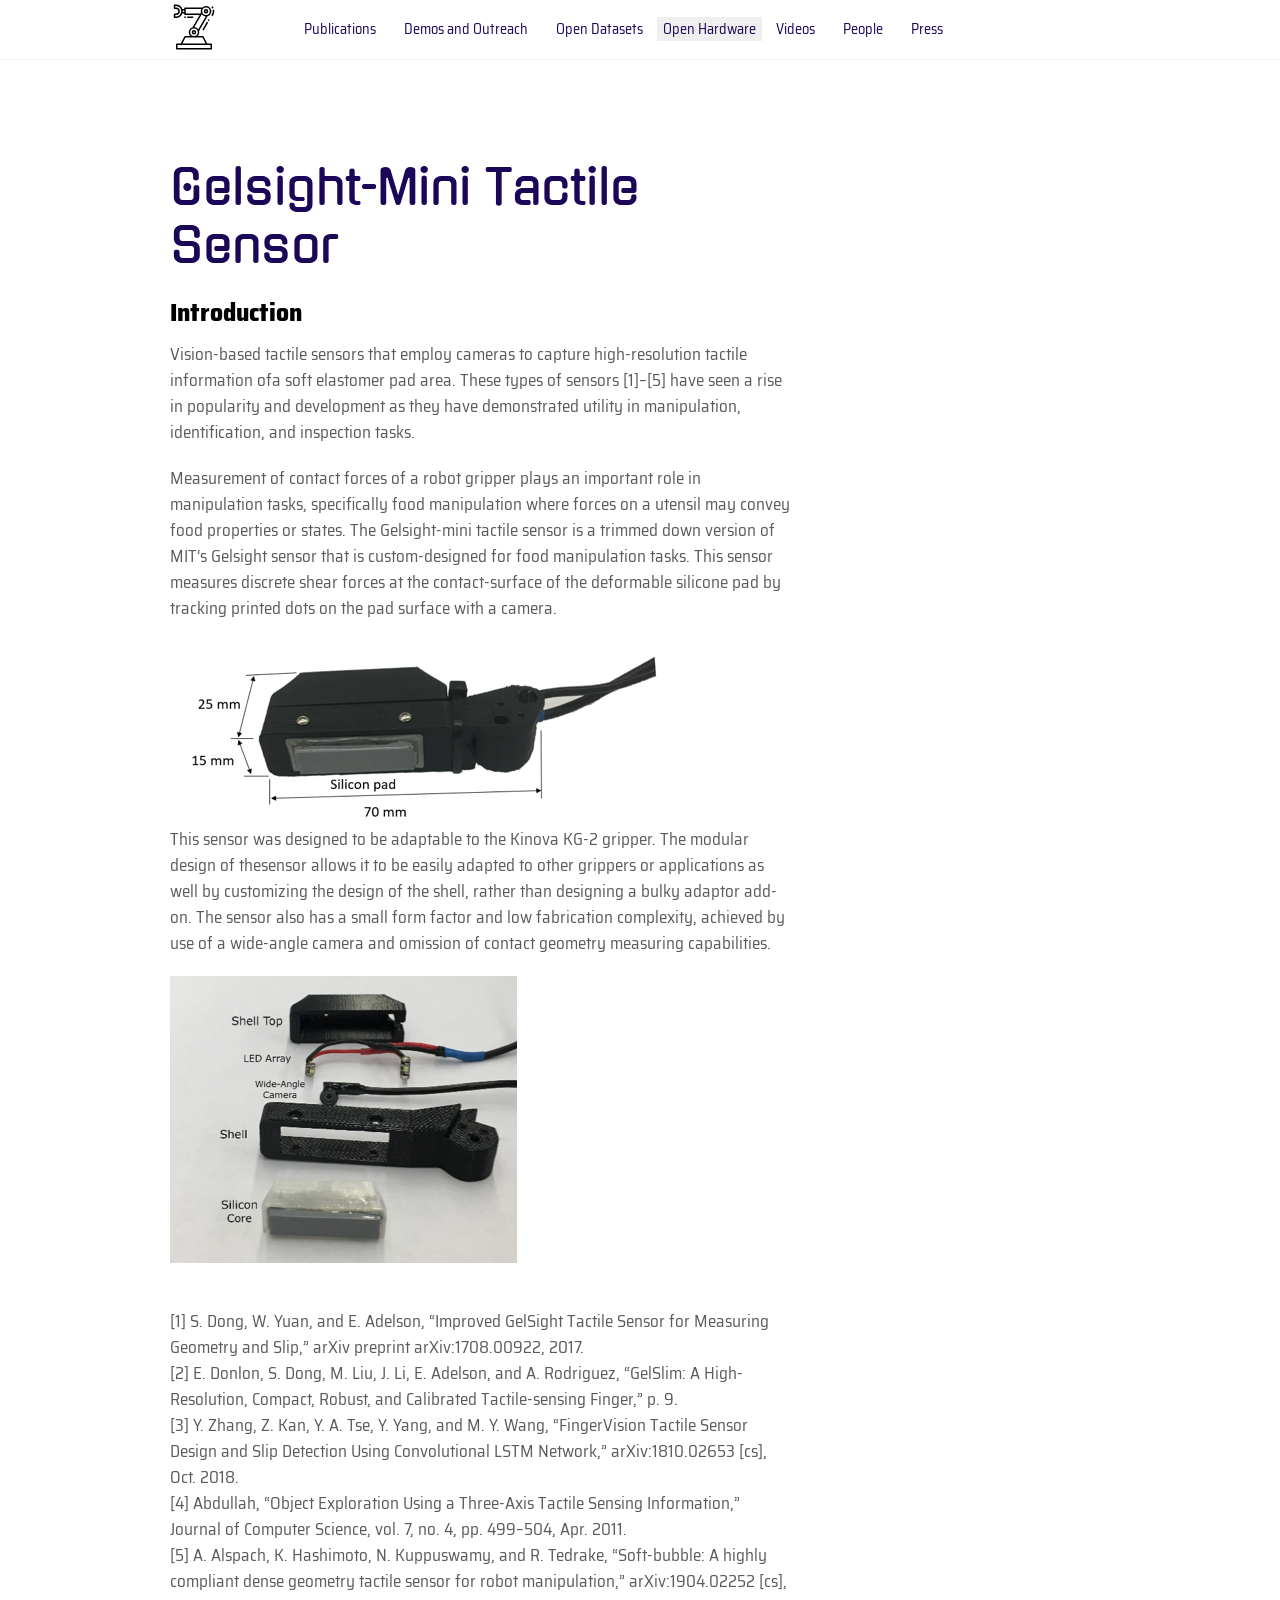
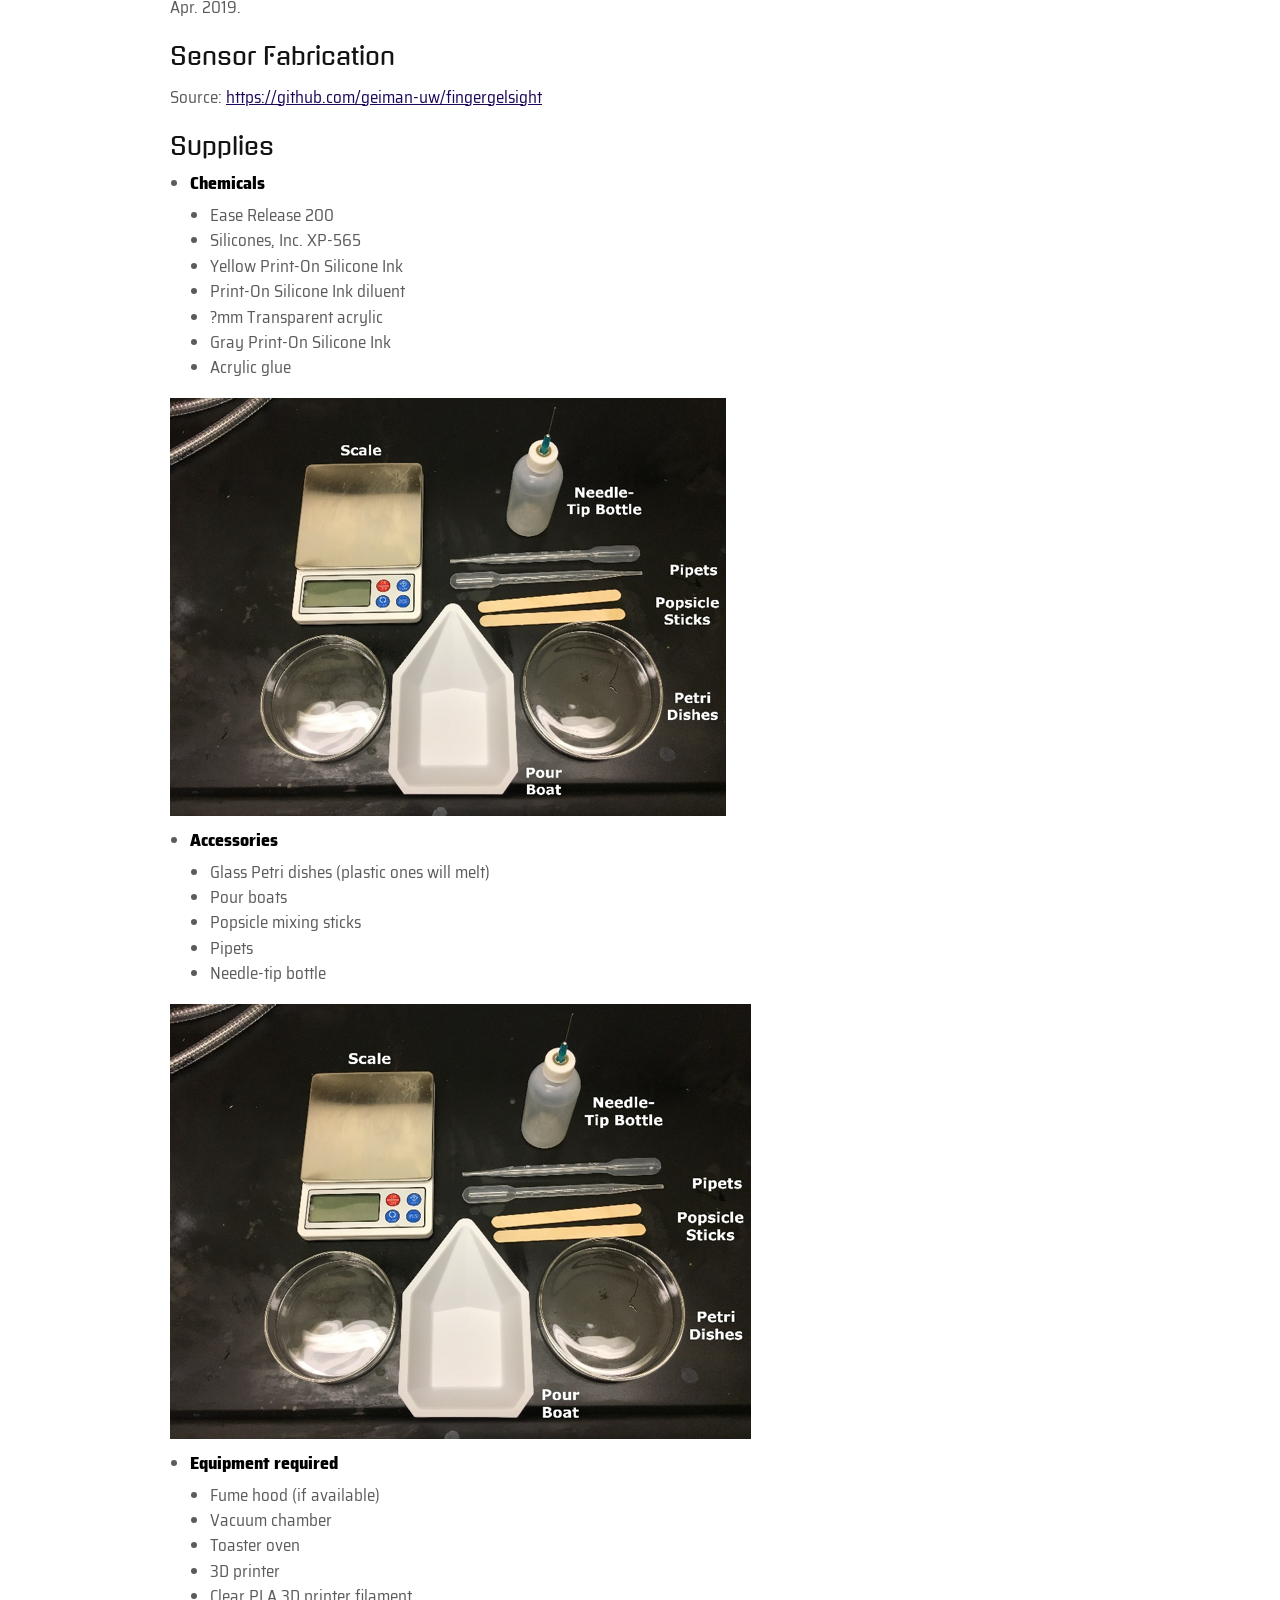
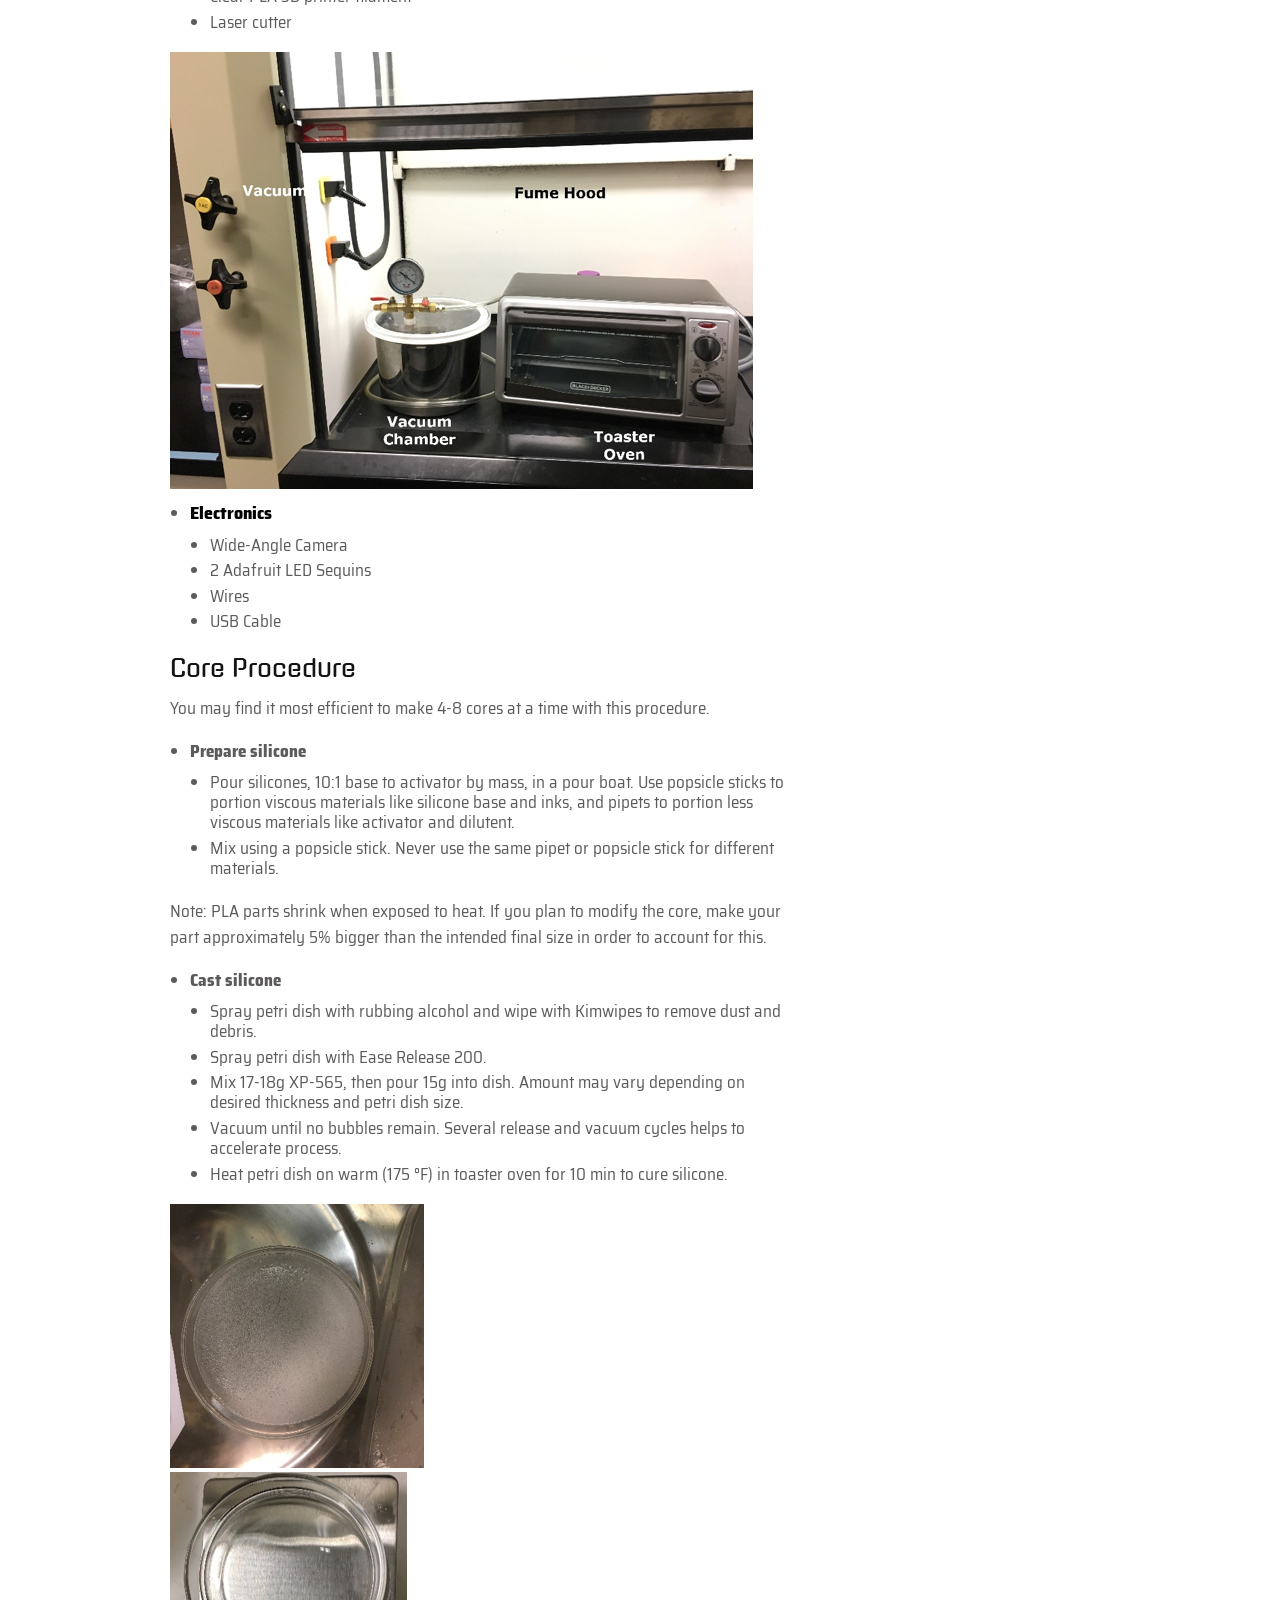
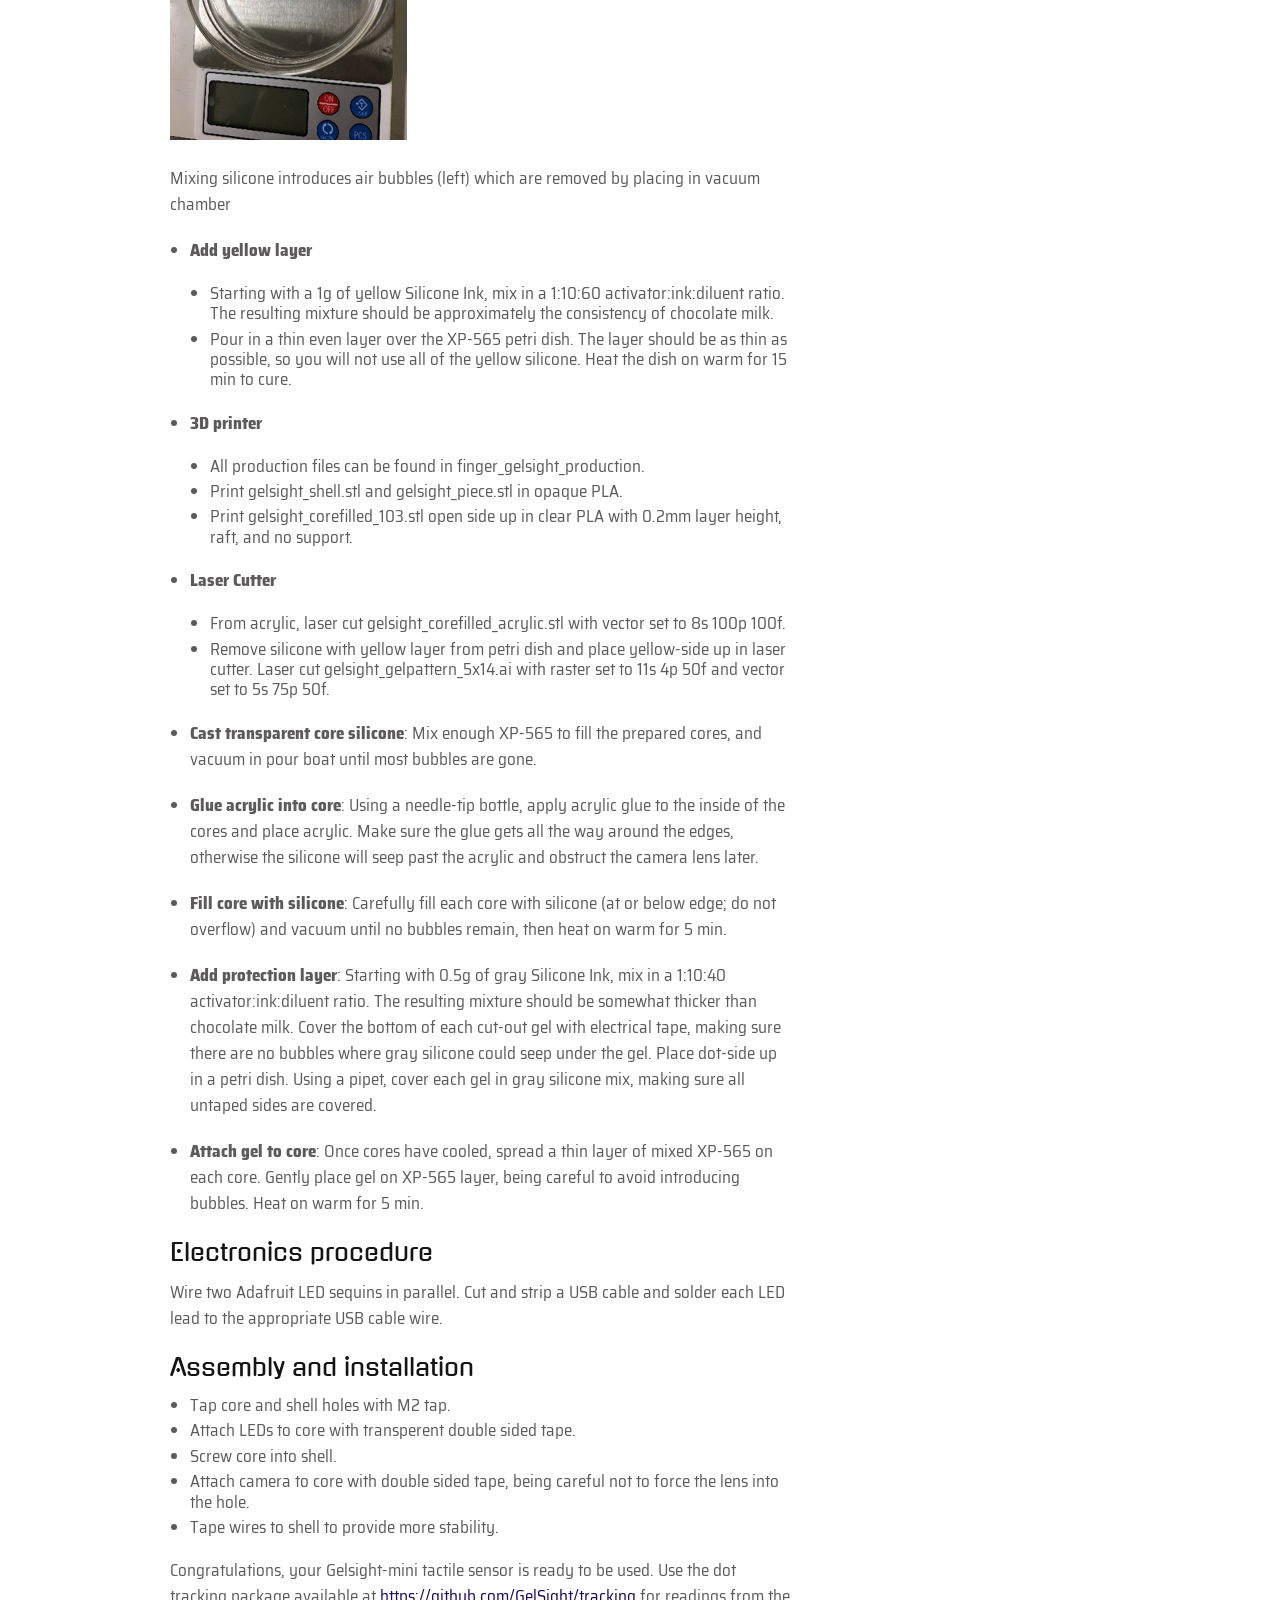
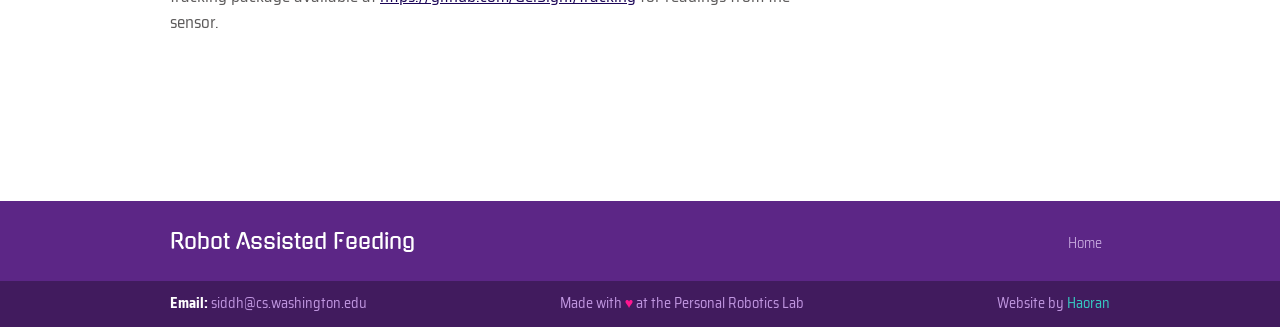
<file: hardware/gelsight-mini-tactile-sensor/index 2.html>
<!DOCTYPE html>
<html lang="en">

<head>
  <meta charset="utf-8">
  <meta http-equiv="x-ua-compatible" content="ie=edge">
  <title>Gelsight-Mini Tactile Sensor - Robot Assisted Feeding</title>
  <meta name="viewport" content="width=device-width, initial-scale=1">
  
  <link rel="icon" href="https://yhrgintoki.github.io/favicon.png">

  
  
  <link rel="stylesheet" href="/css/style.min.396f18053a5bf413c99394e2e3e4247128fb3a9dfc4e3fd20eb69d2fb5482c42.css">
  

  

</head>

<body class='page page-tutorials-single'>
  <div id="main-menu-mobile" class="main-menu-mobile">
  <ul>
    
    
    <li class="menu-item-publications">
      <a href="/publications/">
        
        <span>Publications</span>
      </a>
    </li>
    
    <li class="menu-item-demos and outreach">
      <a href="/demos/">
        
        <span>Demos and Outreach</span>
      </a>
    </li>
    
    <li class="menu-item-open datasets">
      <a href="/datasets/">
        
        <span>Open Datasets</span>
      </a>
    </li>
    
    <li class="menu-item-open hardware">
      <a href="/hardware/">
        
        <span>Open Hardware</span>
      </a>
    </li>
    
    <li class="menu-item-videos">
      <a href="/videos/">
        
        <span>Videos</span>
      </a>
    </li>
    
    <li class="menu-item-people">
      <a href="https://personalrobotics.cs.washington.edu/people/">
        
        <span>People</span>
      </a>
    </li>
    
    <li class="menu-item-press">
      <a href="/press/">
        
        <span>Press</span>
      </a>
    </li>
    
  </ul>
</div>
  <div class="wrapper">
    <div class='header'>
  <div class="container">
    <div class="logo">
      <a href="https://yhrgintoki.github.io/"><img alt="Figurit Homepage" src="https://yhrgintoki.github.io/imgs/robotic-arm.svg" /></a>
    </div>
    <div class="logo-mobile">
      <a href="https://yhrgintoki.github.io/"><img alt="Figurit Homepage" src="https://yhrgintoki.github.io/imgs/robotic-arm.svg" /></a>
    </div>
    <div id="main-menu" class="main-menu">
  <ul>
    
    
    
    <li class="menu-item-publications">
      <a href="/publications/">
        
        <span>Publications</span>
      </a>
    </li>
    
    
    
    <li class="menu-item-demos and outreach">
      <a href="/demos/">
        
        <span>Demos and Outreach</span>
      </a>
    </li>
    
    
    
    <li class="menu-item-open datasets">
      <a href="/datasets/">
        
        <span>Open Datasets</span>
      </a>
    </li>
    
    
    
    <div class = "dropdown">
    <button class="dropbtn">
      <li class="menu-item-open hardware"></li>
        <span>Open Hardware</span>
      <li>
    </button>
    <ul class="dropdown-content">
      
        <li class="menu-item-tactile sensor">
          <a href="/hardware/gelsight-mini-tactile-sensor/">Tactile Sensor</a>
        </li>
      
        <li class="menu-item-wireless perception module">
          <a href="/hardware/wireless-perception-module/">Wireless Perception Module</a>
        </li>
      
    </ul>
    </div>
    
    
    
    <li class="menu-item-videos">
      <a href="/videos/">
        
        <span>Videos</span>
      </a>
    </li>
    
    
    
    <li class="menu-item-people">
      <a href="https://personalrobotics.cs.washington.edu/people/">
        
        <span>People</span>
      </a>
    </li>
    
    
    
    <li class="menu-item-press">
      <a href="/press/">
        
        <span>Press</span>
      </a>
    </li>
    
    
  </ul>
</div>

    <button id="toggle-main-menu-mobile" class="hamburger hamburger--slider" role="presentation" aria-label="mobile menu trigger">
  <span class="hamburger-box">
    <span class="hamburger-inner"></span>
  </span>
</button>
</div>
</div>

    
<div class="container pb-6 pt-6 pt-md-10 pb-md-10">
  <div class="row justify-content-start">
    <div class="col-12 col-md-8">
      <div class="service service-single">
        <h1 class="title">Gelsight-Mini Tactile Sensor</h1>
        <div class="content"><p><font color = black><strong>Introduction</strong></font></p>
<p>Vision-based tactile sensors that employ cameras to capture high-resolution tactile information ofa soft elastomer pad area. These types of sensors [1]–[5] have seen a rise in popularity and development as they have demonstrated utility in manipulation, identification, and inspection tasks.</p>
<p>Measurement of contact forces of a robot gripper plays an important role in manipulation tasks, specifically food manipulation where forces on a utensil may convey food properties or states. The Gelsight-mini tactile sensor is a trimmed down version of MIT’s Gelsight sensor that is custom-designed for food manipulation tasks. This sensor measures discrete shear forces at the contact-surface of the deformable silicone pad by tracking printed dots on the pad surface with a camera.</p>
<figure>
    <img src="/imgs/hardware1.png"/> 
</figure>

<p>This sensor was designed to be adaptable to the Kinova KG-2 gripper. The modular design of thesensor allows it to be easily adapted to other grippers or applications as well by customizing the design of the shell, rather than designing a bulky adaptor add-on. The sensor also has a small form factor and low fabrication complexity, achieved by use of a wide-angle camera and omission of contact geometry measuring capabilities.</p>
<p><figure>
    <img src="/imgs/hardware2.png"/> 
</figure>

 </p>
<p>[1] S. Dong, W. Yuan, and E. Adelson, “Improved GelSight Tactile Sensor for Measuring Geometry and Slip,” arXiv preprint arXiv:1708.00922, 2017.<br>
[2] E. Donlon, S. Dong, M. Liu, J. Li, E. Adelson, and A. Rodriguez, “GelSlim: A High-Resolution, Compact, Robust, and Calibrated Tactile-sensing Finger,” p. 9.<br>
[3] Y. Zhang, Z. Kan, Y. A. Tse, Y. Yang, and M. Y. Wang, “FingerVision Tactile Sensor Design and Slip Detection Using Convolutional LSTM Network,” arXiv:1810.02653 [cs], Oct. 2018.<br>
[4] Abdullah, “Object Exploration Using a Three-Axis Tactile Sensing Information,” Journal of Computer Science, vol. 7, no. 4, pp. 499–504, Apr. 2011.<br>
[5] A. Alspach, K. Hashimoto, N. Kuppuswamy, and R. Tedrake, “Soft-bubble: A highly compliant dense geometry tactile sensor for robot manipulation,” arXiv:1904.02252 [cs], Apr. 2019.</p>
<h2 id="sensor-fabrication">Sensor Fabrication</h2>
<p>Source: <a href="https://github.com/geiman-uw/fingergelsight">https://github.com/geiman-uw/fingergelsight</a></p>
<h2 id="supplies">Supplies</h2>
<ul>
<li><font size = 4, color = black><strong>Chemicals</strong></font>
<ul>
<li>Ease Release 200</li>
<li>Silicones, Inc. XP-565</li>
<li>Yellow Print-On Silicone Ink</li>
<li>Print-On Silicone Ink diluent</li>
<li>?mm Transparent acrylic</li>
<li>Gray Print-On Silicone Ink</li>
<li>Acrylic glue</li>
</ul>
</li>
</ul>
<figure>
    <img src="/imgs/hardware3.png"/> 
</figure>

<ul>
<li><font size = 4, color = black><strong>Accessories</strong></font>
<ul>
<li>Glass Petri dishes (plastic ones will melt)</li>
<li>Pour boats</li>
<li>Popsicle mixing sticks</li>
<li>Pipets</li>
<li>Needle-tip bottle</li>
</ul>
</li>
</ul>
<figure>
    <img src="/imgs/hardware4.png"/> 
</figure>

<ul>
<li><font size = 4, color = black><strong>Equipment required</strong></font>
<ul>
<li>Fume hood (if available)</li>
<li>Vacuum chamber</li>
<li>Toaster oven</li>
<li>3D printer</li>
<li>Clear PLA 3D printer filament</li>
<li>Laser cutter</li>
</ul>
</li>
</ul>
<figure>
    <img src="/imgs/hardware5.png"/> 
</figure>

<ul>
<li><font size = 4, color = black><strong>Electronics</strong></font>
<ul>
<li>Wide-Angle Camera</li>
<li>2 Adafruit LED Sequins</li>
<li>Wires</li>
<li>USB Cable</li>
</ul>
</li>
</ul>
<h2 id="core-procedure">Core Procedure</h2>
<p>You may find it most efficient to make 4-8 cores at a time with this procedure.</p>
<ul>
<li><strong>Prepare silicone</strong>
<ul>
<li>Pour silicones, 10:1 base to activator by mass, in a pour boat. Use popsicle sticks to portion viscous materials like silicone base and inks, and pipets to portion less viscous materials like activator and dilutent.</li>
<li>Mix using a popsicle stick. Never use the same pipet or popsicle stick for different materials.</li>
</ul>
</li>
</ul>
<p>Note: PLA parts shrink when exposed to heat. If you plan to modify the core, make your part approximately 5% bigger than the intended final size in order to account for this.</p>
<ul>
<li><strong>Cast silicone</strong>
<ul>
<li>Spray petri dish with rubbing alcohol and wipe with Kimwipes to remove dust and debris.</li>
<li>Spray petri dish with Ease Release 200.</li>
<li>Mix 17-18g XP-565, then pour 15g into dish. Amount may vary depending on desired thickness and petri dish size.</li>
<li>Vacuum until no bubbles remain. Several release and vacuum cycles helps to accelerate process.</li>
<li>Heat petri dish on warm (175 °F) in toaster oven for 10 min to cure silicone.</li>
</ul>
</li>
</ul>
<p><figure>
    <img src="/imgs/hardware6.png"/> 
</figure>
<figure>
    <img src="/imgs/hardware7.png"/> 
</figure>
</p>
<p>Mixing silicone introduces air bubbles (left) which are removed by placing in vacuum chamber</p>
<ul>
<li>
<p><strong>Add yellow layer</strong></p>
<ul>
<li>Starting with a 1g of yellow Silicone Ink, mix in a 1:10:60 activator:ink:diluent ratio. The resulting mixture should be approximately the consistency of chocolate milk.</li>
<li>Pour in a thin even layer over the XP-565 petri dish. The layer should be as thin as possible, so you will not use all of the yellow silicone. Heat the dish on warm for 15 min to cure.</li>
</ul>
</li>
<li>
<p><strong>3D printer</strong></p>
<ul>
<li>All production files can be found in finger_gelsight_production.</li>
<li>Print gelsight_shell.stl and gelsight_piece.stl in opaque PLA.</li>
<li>Print gelsight_corefilled_103.stl open side up in clear PLA with 0.2mm layer height, raft, and no support.</li>
</ul>
</li>
<li>
<p><strong>Laser Cutter</strong></p>
<ul>
<li>From acrylic, laser cut gelsight_corefilled_acrylic.stl with vector set to 8s 100p 100f.</li>
<li>Remove silicone with yellow layer from petri dish and place yellow-side up in laser cutter. Laser cut gelsight_gelpattern_5x14.ai with raster set to 11s 4p 50f and vector set to 5s 75p 50f.</li>
</ul>
</li>
<li>
<p><strong>Cast transparent core silicone</strong>: Mix enough XP-565 to fill the prepared cores, and vacuum in pour boat until most bubbles are gone.</p>
</li>
<li>
<p><strong>Glue acrylic into core</strong>: Using a needle-tip bottle, apply acrylic glue to the inside of the cores and place acrylic. Make sure the glue gets all the way around the edges, otherwise the silicone will seep past the acrylic and obstruct the camera lens later.</p>
</li>
<li>
<p><strong>Fill core with silicone</strong>: Carefully fill each core with silicone (at or below edge; do not overflow) and vacuum until no bubbles remain, then heat on warm for 5 min.</p>
</li>
<li>
<p><strong>Add protection layer</strong>: Starting with 0.5g of gray Silicone Ink, mix in a 1:10:40 activator:ink:diluent ratio. The resulting mixture should be somewhat thicker than chocolate milk. Cover the bottom of each cut-out gel with electrical tape, making sure there are no bubbles where gray silicone could seep under the gel. Place dot-side up in a petri dish. Using a pipet, cover each gel in gray silicone mix, making sure all untaped sides are covered.</p>
</li>
<li>
<p><strong>Attach gel to core</strong>: Once cores have cooled, spread a thin layer of mixed XP-565 on each core. Gently place gel on XP-565 layer, being careful to avoid introducing bubbles. Heat on warm for 5 min.</p>
</li>
</ul>
<h2 id="electronics-procedure">Electronics procedure</h2>
<p>Wire two Adafruit LED sequins in parallel. Cut and strip a USB cable and solder each LED lead to the appropriate USB cable wire.</p>
<h2 id="assembly-and-installation">Assembly and installation</h2>
<ul>
<li>Tap core and shell holes with M2 tap.</li>
<li>Attach LEDs to core with transperent double sided tape.</li>
<li>Screw core into shell.</li>
<li>Attach camera to core with double sided tape, being careful not to force the lens into the hole.</li>
<li>Tape wires to shell to provide more stability.</li>
</ul>
<p>Congratulations, your Gelsight-mini tactile sensor is ready to be used. Use the dot tracking package available at <a href="https://github.com/GelSight/tracking">https://github.com/GelSight/tracking</a> for readings from the sensor.</p>
<p> </p>
</div>
      </div>
    </div>
  </div>
</div>

  </div>

  <div class="footer">
  <div class="container">
    <div class="row">
      <div class="col-12">
        <div class="footer-inner">
          <h3 class="footer-title">Robot Assisted Feeding</h3>
          <ul>
            
            
            <li class="menu-item-home">
              <a href="/">
                Home
              </a>
            </li>
            
          </ul>
        </div>
      </div>
    </div>
  </div>
</div>
  <div class="sub-footer">
  <div class="container">
    <div class="row">
      <div class="col-12">
        <div class="sub-footer-inner">
          <ul>
            <li><strong>Email: </strong><a href="mailto:siddh@cs.washington.edu">
                siddh@cs.washington.edu</a></li>
          </ul>
          <ul>
            <li class="prl"><a href="https://personalrobotics.cs.washington.edu/">Made with <font color="#FF1690">♥</font> at the Personal Robotics Lab</a></li>
          </ul>
          <ul>
            <li class="prl">Website by <font color="#36CDC4">Haoran</font></li>
          </ul>
        </div>
      </div>
    </div>
  </div>
</div>


  

  
  

  
  <script type="text/javascript" src="/js/scripts.min.bf1e1f7ae8e03db5f012356e825843facdff51c0a559cb0d27fe2bbe1db405c2.js"></script>
  

  




<script async src="https://www.googletagmanager.com/gtag/js?id=UA-146151202-1"></script>
<script>
  window.dataLayer = window.dataLayer || [];

  function gtag() {
    dataLayer.push(arguments);
  }
  gtag('js', new Date());
  gtag('config', 'UA-146151202-1');
</script>




</body>

</html>
</file>
<file: css/style.min.7610062c98bab0e2634747161e62bdde89bf88726ce3ced9e7264513fb97fb68.css>
@import "https://fonts.googleapis.com/css?family=DM+Sans:400,700,800|DM+Serif+Display&display=swap";@import "https://fonts.googleapis.com/css?family=Gugi|Saira+Semi+Condensed&display=swap";@import "https://fonts.googleapis.com/css?family=Roboto+Mono:300,400&display=swap";/*!* Bootstrap Grid v4.3.1 (https://getbootstrap.com/)
* Copyright 2011-2019 The Bootstrap Authors
* Copyright 2011-2019 Twitter, Inc.
* Licensed under MIT (https://github.com/twbs/bootstrap/blob/master/LICENSE)*/html{box-sizing:border-box;-ms-overflow-style:scrollbar}*,*::before,*::after{box-sizing:inherit}.container{width:100%;padding-right:10px;padding-left:10px;margin-right:auto;margin-left:auto}@media(min-width:576px){.container{max-width:566px}}@media(min-width:768px){.container{max-width:740px}}@media(min-width:992px){.container{max-width:960px}}@media(min-width:1300px){.container{max-width:1140px}}.container-fluid{width:100%;padding-right:10px;padding-left:10px;margin-right:auto;margin-left:auto}.row{display:flex;flex-wrap:wrap;margin-right:-10px;margin-left:-10px}.no-gutters{margin-right:0;margin-left:0}.no-gutters>.col,.no-gutters>[class*=col-]{padding-right:0;padding-left:0}.col-xl,.col-xl-auto,.col-xl-12,.col-xl-11,.col-xl-10,.col-xl-9,.col-xl-8,.col-xl-7,.col-xl-6,.col-xl-5,.col-xl-4,.col-xl-3,.col-xl-2,.col-xl-1,.col-lg,.col-lg-auto,.col-lg-12,.col-lg-11,.col-lg-10,.col-lg-9,.col-lg-8,.col-lg-7,.col-lg-6,.col-lg-5,.col-lg-4,.col-lg-3,.col-lg-2,.col-lg-1,.col-md,.col-md-auto,.col-md-12,.col-md-11,.col-md-10,.col-md-9,.col-md-8,.col-md-7,.col-md-6,.col-md-5,.col-md-4,.col-md-3,.col-md-2,.col-md-1,.col-sm,.col-sm-auto,.col-sm-12,.col-sm-11,.col-sm-10,.col-sm-9,.col-sm-8,.col-sm-7,.col-sm-6,.col-sm-5,.col-sm-4,.col-sm-3,.col-sm-2,.col-sm-1,.col,.col-auto,.col-12,.col-11,.col-10,.col-9,.col-8,.col-7,.col-6,.col-5,.col-4,.col-3,.col-2,.col-1{position:relative;width:100%;padding-right:10px;padding-left:10px}.col{flex-basis:0;flex-grow:1;max-width:100%}.col-auto{flex:0 0 auto;width:auto;max-width:100%}.col-1{flex:0 0 8.33333333%;max-width:8.33333333%}.col-2{flex:0 0 16.66666667%;max-width:16.66666667%}.col-3{flex:0 0 25%;max-width:25%}.col-4{flex:0 0 33.33333333%;max-width:33.33333333%}.col-5{flex:0 0 41.66666667%;max-width:41.66666667%}.col-6{flex:0 0 50%;max-width:50%}.col-7{flex:0 0 58.33333333%;max-width:58.33333333%}.col-8{flex:0 0 66.66666667%;max-width:66.66666667%}.col-9{flex:0 0 75%;max-width:75%}.col-10{flex:0 0 83.33333333%;max-width:83.33333333%}.col-11{flex:0 0 91.66666667%;max-width:91.66666667%}.col-12{flex:0 0 100%;max-width:100%}.order-first{order:-1}.order-last{order:13}.order-0{order:0}.order-1{order:1}.order-2{order:2}.order-3{order:3}.order-4{order:4}.order-5{order:5}.order-6{order:6}.order-7{order:7}.order-8{order:8}.order-9{order:9}.order-10{order:10}.order-11{order:11}.order-12{order:12}.offset-1{margin-left:8.33333333%}.offset-2{margin-left:16.66666667%}.offset-3{margin-left:25%}.offset-4{margin-left:33.33333333%}.offset-5{margin-left:41.66666667%}.offset-6{margin-left:50%}.offset-7{margin-left:58.33333333%}.offset-8{margin-left:66.66666667%}.offset-9{margin-left:75%}.offset-10{margin-left:83.33333333%}.offset-11{margin-left:91.66666667%}@media(min-width:576px){.col-sm{flex-basis:0;flex-grow:1;max-width:100%}.col-sm-auto{flex:0 0 auto;width:auto;max-width:100%}.col-sm-1{flex:0 0 8.33333333%;max-width:8.33333333%}.col-sm-2{flex:0 0 16.66666667%;max-width:16.66666667%}.col-sm-3{flex:0 0 25%;max-width:25%}.col-sm-4{flex:0 0 33.33333333%;max-width:33.33333333%}.col-sm-5{flex:0 0 41.66666667%;max-width:41.66666667%}.col-sm-6{flex:0 0 50%;max-width:50%}.col-sm-7{flex:0 0 58.33333333%;max-width:58.33333333%}.col-sm-8{flex:0 0 66.66666667%;max-width:66.66666667%}.col-sm-9{flex:0 0 75%;max-width:75%}.col-sm-10{flex:0 0 83.33333333%;max-width:83.33333333%}.col-sm-11{flex:0 0 91.66666667%;max-width:91.66666667%}.col-sm-12{flex:0 0 100%;max-width:100%}.order-sm-first{order:-1}.order-sm-last{order:13}.order-sm-0{order:0}.order-sm-1{order:1}.order-sm-2{order:2}.order-sm-3{order:3}.order-sm-4{order:4}.order-sm-5{order:5}.order-sm-6{order:6}.order-sm-7{order:7}.order-sm-8{order:8}.order-sm-9{order:9}.order-sm-10{order:10}.order-sm-11{order:11}.order-sm-12{order:12}.offset-sm-0{margin-left:0}.offset-sm-1{margin-left:8.33333333%}.offset-sm-2{margin-left:16.66666667%}.offset-sm-3{margin-left:25%}.offset-sm-4{margin-left:33.33333333%}.offset-sm-5{margin-left:41.66666667%}.offset-sm-6{margin-left:50%}.offset-sm-7{margin-left:58.33333333%}.offset-sm-8{margin-left:66.66666667%}.offset-sm-9{margin-left:75%}.offset-sm-10{margin-left:83.33333333%}.offset-sm-11{margin-left:91.66666667%}}@media(min-width:768px){.col-md{flex-basis:0;flex-grow:1;max-width:100%}.col-md-auto{flex:0 0 auto;width:auto;max-width:100%}.col-md-1{flex:0 0 8.33333333%;max-width:8.33333333%}.col-md-2{flex:0 0 16.66666667%;max-width:16.66666667%}.col-md-3{flex:0 0 25%;max-width:25%}.col-md-4{flex:0 0 33.33333333%;max-width:33.33333333%}.col-md-5{flex:0 0 41.66666667%;max-width:41.66666667%}.col-md-6{flex:0 0 50%;max-width:50%}.col-md-7{flex:0 0 58.33333333%;max-width:58.33333333%}.col-md-8{flex:0 0 66.66666667%;max-width:66.66666667%}.col-md-9{flex:0 0 75%;max-width:75%}.col-md-10{flex:0 0 83.33333333%;max-width:83.33333333%}.col-md-11{flex:0 0 91.66666667%;max-width:91.66666667%}.col-md-12{flex:0 0 100%;max-width:100%}.order-md-first{order:-1}.order-md-last{order:13}.order-md-0{order:0}.order-md-1{order:1}.order-md-2{order:2}.order-md-3{order:3}.order-md-4{order:4}.order-md-5{order:5}.order-md-6{order:6}.order-md-7{order:7}.order-md-8{order:8}.order-md-9{order:9}.order-md-10{order:10}.order-md-11{order:11}.order-md-12{order:12}.offset-md-0{margin-left:0}.offset-md-1{margin-left:8.33333333%}.offset-md-2{margin-left:16.66666667%}.offset-md-3{margin-left:25%}.offset-md-4{margin-left:33.33333333%}.offset-md-5{margin-left:41.66666667%}.offset-md-6{margin-left:50%}.offset-md-7{margin-left:58.33333333%}.offset-md-8{margin-left:66.66666667%}.offset-md-9{margin-left:75%}.offset-md-10{margin-left:83.33333333%}.offset-md-11{margin-left:91.66666667%}}@media(min-width:992px){.col-lg{flex-basis:0;flex-grow:1;max-width:100%}.col-lg-auto{flex:0 0 auto;width:auto;max-width:100%}.col-lg-1{flex:0 0 8.33333333%;max-width:8.33333333%}.col-lg-2{flex:0 0 16.66666667%;max-width:16.66666667%}.col-lg-3{flex:0 0 25%;max-width:25%}.col-lg-4{flex:0 0 33.33333333%;max-width:33.33333333%}.col-lg-5{flex:0 0 41.66666667%;max-width:41.66666667%}.col-lg-6{flex:0 0 50%;max-width:50%}.col-lg-7{flex:0 0 58.33333333%;max-width:58.33333333%}.col-lg-8{flex:0 0 66.66666667%;max-width:66.66666667%}.col-lg-9{flex:0 0 75%;max-width:75%}.col-lg-10{flex:0 0 83.33333333%;max-width:83.33333333%}.col-lg-11{flex:0 0 91.66666667%;max-width:91.66666667%}.col-lg-12{flex:0 0 100%;max-width:100%}.order-lg-first{order:-1}.order-lg-last{order:13}.order-lg-0{order:0}.order-lg-1{order:1}.order-lg-2{order:2}.order-lg-3{order:3}.order-lg-4{order:4}.order-lg-5{order:5}.order-lg-6{order:6}.order-lg-7{order:7}.order-lg-8{order:8}.order-lg-9{order:9}.order-lg-10{order:10}.order-lg-11{order:11}.order-lg-12{order:12}.offset-lg-0{margin-left:0}.offset-lg-1{margin-left:8.33333333%}.offset-lg-2{margin-left:16.66666667%}.offset-lg-3{margin-left:25%}.offset-lg-4{margin-left:33.33333333%}.offset-lg-5{margin-left:41.66666667%}.offset-lg-6{margin-left:50%}.offset-lg-7{margin-left:58.33333333%}.offset-lg-8{margin-left:66.66666667%}.offset-lg-9{margin-left:75%}.offset-lg-10{margin-left:83.33333333%}.offset-lg-11{margin-left:91.66666667%}}@media(min-width:1300px){.col-xl{flex-basis:0;flex-grow:1;max-width:100%}.col-xl-auto{flex:0 0 auto;width:auto;max-width:100%}.col-xl-1{flex:0 0 8.33333333%;max-width:8.33333333%}.col-xl-2{flex:0 0 16.66666667%;max-width:16.66666667%}.col-xl-3{flex:0 0 25%;max-width:25%}.col-xl-4{flex:0 0 33.33333333%;max-width:33.33333333%}.col-xl-5{flex:0 0 41.66666667%;max-width:41.66666667%}.col-xl-6{flex:0 0 50%;max-width:50%}.col-xl-7{flex:0 0 58.33333333%;max-width:58.33333333%}.col-xl-8{flex:0 0 66.66666667%;max-width:66.66666667%}.col-xl-9{flex:0 0 75%;max-width:75%}.col-xl-10{flex:0 0 83.33333333%;max-width:83.33333333%}.col-xl-11{flex:0 0 91.66666667%;max-width:91.66666667%}.col-xl-12{flex:0 0 100%;max-width:100%}.order-xl-first{order:-1}.order-xl-last{order:13}.order-xl-0{order:0}.order-xl-1{order:1}.order-xl-2{order:2}.order-xl-3{order:3}.order-xl-4{order:4}.order-xl-5{order:5}.order-xl-6{order:6}.order-xl-7{order:7}.order-xl-8{order:8}.order-xl-9{order:9}.order-xl-10{order:10}.order-xl-11{order:11}.order-xl-12{order:12}.offset-xl-0{margin-left:0}.offset-xl-1{margin-left:8.33333333%}.offset-xl-2{margin-left:16.66666667%}.offset-xl-3{margin-left:25%}.offset-xl-4{margin-left:33.33333333%}.offset-xl-5{margin-left:41.66666667%}.offset-xl-6{margin-left:50%}.offset-xl-7{margin-left:58.33333333%}.offset-xl-8{margin-left:66.66666667%}.offset-xl-9{margin-left:75%}.offset-xl-10{margin-left:83.33333333%}.offset-xl-11{margin-left:91.66666667%}}.d-none{display:none!important}.d-inline{display:inline!important}.d-inline-block{display:inline-block!important}.d-block{display:block!important}.d-table{display:table!important}.d-table-row{display:table-row!important}.d-table-cell{display:table-cell!important}.d-flex{display:flex!important}.d-inline-flex{display:inline-flex!important}@media(min-width:576px){.d-sm-none{display:none!important}.d-sm-inline{display:inline!important}.d-sm-inline-block{display:inline-block!important}.d-sm-block{display:block!important}.d-sm-table{display:table!important}.d-sm-table-row{display:table-row!important}.d-sm-table-cell{display:table-cell!important}.d-sm-flex{display:flex!important}.d-sm-inline-flex{display:inline-flex!important}}@media(min-width:768px){.d-md-none{display:none!important}.d-md-inline{display:inline!important}.d-md-inline-block{display:inline-block!important}.d-md-block{display:block!important}.d-md-table{display:table!important}.d-md-table-row{display:table-row!important}.d-md-table-cell{display:table-cell!important}.d-md-flex{display:flex!important}.d-md-inline-flex{display:inline-flex!important}}@media(min-width:992px){.d-lg-none{display:none!important}.d-lg-inline{display:inline!important}.d-lg-inline-block{display:inline-block!important}.d-lg-block{display:block!important}.d-lg-table{display:table!important}.d-lg-table-row{display:table-row!important}.d-lg-table-cell{display:table-cell!important}.d-lg-flex{display:flex!important}.d-lg-inline-flex{display:inline-flex!important}}@media(min-width:1300px){.d-xl-none{display:none!important}.d-xl-inline{display:inline!important}.d-xl-inline-block{display:inline-block!important}.d-xl-block{display:block!important}.d-xl-table{display:table!important}.d-xl-table-row{display:table-row!important}.d-xl-table-cell{display:table-cell!important}.d-xl-flex{display:flex!important}.d-xl-inline-flex{display:inline-flex!important}}@media print{.d-print-none{display:none!important}.d-print-inline{display:inline!important}.d-print-inline-block{display:inline-block!important}.d-print-block{display:block!important}.d-print-table{display:table!important}.d-print-table-row{display:table-row!important}.d-print-table-cell{display:table-cell!important}.d-print-flex{display:flex!important}.d-print-inline-flex{display:inline-flex!important}}.flex-row{flex-direction:row!important}.flex-column{flex-direction:column!important}.flex-row-reverse{flex-direction:row-reverse!important}.flex-column-reverse{flex-direction:column-reverse!important}.flex-wrap{flex-wrap:wrap!important}.flex-nowrap{flex-wrap:nowrap!important}.flex-wrap-reverse{flex-wrap:wrap-reverse!important}.flex-fill{flex:1 1 auto!important}.flex-grow-0{flex-grow:0!important}.flex-grow-1{flex-grow:1!important}.flex-shrink-0{flex-shrink:0!important}.flex-shrink-1{flex-shrink:1!important}.justify-content-start{justify-content:flex-start!important}.justify-content-end{justify-content:flex-end!important}.justify-content-center{justify-content:center!important}.justify-content-between{justify-content:space-between!important}.justify-content-around{justify-content:space-around!important}.align-items-start{align-items:flex-start!important}.align-items-end{align-items:flex-end!important}.align-items-center{align-items:center!important}.align-items-baseline{align-items:baseline!important}.align-items-stretch{align-items:stretch!important}.align-content-start{align-content:flex-start!important}.align-content-end{align-content:flex-end!important}.align-content-center{align-content:center!important}.align-content-between{align-content:space-between!important}.align-content-around{align-content:space-around!important}.align-content-stretch{align-content:stretch!important}.align-self-auto{align-self:auto!important}.align-self-start{align-self:flex-start!important}.align-self-end{align-self:flex-end!important}.align-self-center{align-self:center!important}.align-self-baseline{align-self:baseline!important}.align-self-stretch{align-self:stretch!important}@media(min-width:576px){.flex-sm-row{flex-direction:row!important}.flex-sm-column{flex-direction:column!important}.flex-sm-row-reverse{flex-direction:row-reverse!important}.flex-sm-column-reverse{flex-direction:column-reverse!important}.flex-sm-wrap{flex-wrap:wrap!important}.flex-sm-nowrap{flex-wrap:nowrap!important}.flex-sm-wrap-reverse{flex-wrap:wrap-reverse!important}.flex-sm-fill{flex:1 1 auto!important}.flex-sm-grow-0{flex-grow:0!important}.flex-sm-grow-1{flex-grow:1!important}.flex-sm-shrink-0{flex-shrink:0!important}.flex-sm-shrink-1{flex-shrink:1!important}.justify-content-sm-start{justify-content:flex-start!important}.justify-content-sm-end{justify-content:flex-end!important}.justify-content-sm-center{justify-content:center!important}.justify-content-sm-between{justify-content:space-between!important}.justify-content-sm-around{justify-content:space-around!important}.align-items-sm-start{align-items:flex-start!important}.align-items-sm-end{align-items:flex-end!important}.align-items-sm-center{align-items:center!important}.align-items-sm-baseline{align-items:baseline!important}.align-items-sm-stretch{align-items:stretch!important}.align-content-sm-start{align-content:flex-start!important}.align-content-sm-end{align-content:flex-end!important}.align-content-sm-center{align-content:center!important}.align-content-sm-between{align-content:space-between!important}.align-content-sm-around{align-content:space-around!important}.align-content-sm-stretch{align-content:stretch!important}.align-self-sm-auto{align-self:auto!important}.align-self-sm-start{align-self:flex-start!important}.align-self-sm-end{align-self:flex-end!important}.align-self-sm-center{align-self:center!important}.align-self-sm-baseline{align-self:baseline!important}.align-self-sm-stretch{align-self:stretch!important}}@media(min-width:768px){.flex-md-row{flex-direction:row!important}.flex-md-column{flex-direction:column!important}.flex-md-row-reverse{flex-direction:row-reverse!important}.flex-md-column-reverse{flex-direction:column-reverse!important}.flex-md-wrap{flex-wrap:wrap!important}.flex-md-nowrap{flex-wrap:nowrap!important}.flex-md-wrap-reverse{flex-wrap:wrap-reverse!important}.flex-md-fill{flex:1 1 auto!important}.flex-md-grow-0{flex-grow:0!important}.flex-md-grow-1{flex-grow:1!important}.flex-md-shrink-0{flex-shrink:0!important}.flex-md-shrink-1{flex-shrink:1!important}.justify-content-md-start{justify-content:flex-start!important}.justify-content-md-end{justify-content:flex-end!important}.justify-content-md-center{justify-content:center!important}.justify-content-md-between{justify-content:space-between!important}.justify-content-md-around{justify-content:space-around!important}.align-items-md-start{align-items:flex-start!important}.align-items-md-end{align-items:flex-end!important}.align-items-md-center{align-items:center!important}.align-items-md-baseline{align-items:baseline!important}.align-items-md-stretch{align-items:stretch!important}.align-content-md-start{align-content:flex-start!important}.align-content-md-end{align-content:flex-end!important}.align-content-md-center{align-content:center!important}.align-content-md-between{align-content:space-between!important}.align-content-md-around{align-content:space-around!important}.align-content-md-stretch{align-content:stretch!important}.align-self-md-auto{align-self:auto!important}.align-self-md-start{align-self:flex-start!important}.align-self-md-end{align-self:flex-end!important}.align-self-md-center{align-self:center!important}.align-self-md-baseline{align-self:baseline!important}.align-self-md-stretch{align-self:stretch!important}}@media(min-width:992px){.flex-lg-row{flex-direction:row!important}.flex-lg-column{flex-direction:column!important}.flex-lg-row-reverse{flex-direction:row-reverse!important}.flex-lg-column-reverse{flex-direction:column-reverse!important}.flex-lg-wrap{flex-wrap:wrap!important}.flex-lg-nowrap{flex-wrap:nowrap!important}.flex-lg-wrap-reverse{flex-wrap:wrap-reverse!important}.flex-lg-fill{flex:1 1 auto!important}.flex-lg-grow-0{flex-grow:0!important}.flex-lg-grow-1{flex-grow:1!important}.flex-lg-shrink-0{flex-shrink:0!important}.flex-lg-shrink-1{flex-shrink:1!important}.justify-content-lg-start{justify-content:flex-start!important}.justify-content-lg-end{justify-content:flex-end!important}.justify-content-lg-center{justify-content:center!important}.justify-content-lg-between{justify-content:space-between!important}.justify-content-lg-around{justify-content:space-around!important}.align-items-lg-start{align-items:flex-start!important}.align-items-lg-end{align-items:flex-end!important}.align-items-lg-center{align-items:center!important}.align-items-lg-baseline{align-items:baseline!important}.align-items-lg-stretch{align-items:stretch!important}.align-content-lg-start{align-content:flex-start!important}.align-content-lg-end{align-content:flex-end!important}.align-content-lg-center{align-content:center!important}.align-content-lg-between{align-content:space-between!important}.align-content-lg-around{align-content:space-around!important}.align-content-lg-stretch{align-content:stretch!important}.align-self-lg-auto{align-self:auto!important}.align-self-lg-start{align-self:flex-start!important}.align-self-lg-end{align-self:flex-end!important}.align-self-lg-center{align-self:center!important}.align-self-lg-baseline{align-self:baseline!important}.align-self-lg-stretch{align-self:stretch!important}}@media(min-width:1300px){.flex-xl-row{flex-direction:row!important}.flex-xl-column{flex-direction:column!important}.flex-xl-row-reverse{flex-direction:row-reverse!important}.flex-xl-column-reverse{flex-direction:column-reverse!important}.flex-xl-wrap{flex-wrap:wrap!important}.flex-xl-nowrap{flex-wrap:nowrap!important}.flex-xl-wrap-reverse{flex-wrap:wrap-reverse!important}.flex-xl-fill{flex:1 1 auto!important}.flex-xl-grow-0{flex-grow:0!important}.flex-xl-grow-1{flex-grow:1!important}.flex-xl-shrink-0{flex-shrink:0!important}.flex-xl-shrink-1{flex-shrink:1!important}.justify-content-xl-start{justify-content:flex-start!important}.justify-content-xl-end{justify-content:flex-end!important}.justify-content-xl-center{justify-content:center!important}.justify-content-xl-between{justify-content:space-between!important}.justify-content-xl-around{justify-content:space-around!important}.align-items-xl-start{align-items:flex-start!important}.align-items-xl-end{align-items:flex-end!important}.align-items-xl-center{align-items:center!important}.align-items-xl-baseline{align-items:baseline!important}.align-items-xl-stretch{align-items:stretch!important}.align-content-xl-start{align-content:flex-start!important}.align-content-xl-end{align-content:flex-end!important}.align-content-xl-center{align-content:center!important}.align-content-xl-between{align-content:space-between!important}.align-content-xl-around{align-content:space-around!important}.align-content-xl-stretch{align-content:stretch!important}.align-self-xl-auto{align-self:auto!important}.align-self-xl-start{align-self:flex-start!important}.align-self-xl-end{align-self:flex-end!important}.align-self-xl-center{align-self:center!important}.align-self-xl-baseline{align-self:baseline!important}.align-self-xl-stretch{align-self:stretch!important}}.m-0{margin:0!important}.mt-0,.my-0{margin-top:0!important}.mr-0,.mx-0{margin-right:0!important}.mb-0,.my-0{margin-bottom:0!important}.ml-0,.mx-0{margin-left:0!important}.m-1{margin:10px!important}.mt-1,.my-1{margin-top:10px!important}.mr-1,.mx-1{margin-right:10px!important}.mb-1,.my-1{margin-bottom:10px!important}.ml-1,.mx-1{margin-left:10px!important}.m-2{margin:20px!important}.mt-2,.my-2{margin-top:20px!important}.mr-2,.mx-2{margin-right:20px!important}.mb-2,.my-2{margin-bottom:20px!important}.ml-2,.mx-2{margin-left:20px!important}.m-3{margin:30px!important}.mt-3,.my-3{margin-top:30px!important}.mr-3,.mx-3{margin-right:30px!important}.mb-3,.my-3{margin-bottom:30px!important}.ml-3,.mx-3{margin-left:30px!important}.m-4{margin:40px!important}.mt-4,.my-4{margin-top:40px!important}.mr-4,.mx-4{margin-right:40px!important}.mb-4,.my-4{margin-bottom:40px!important}.ml-4,.mx-4{margin-left:40px!important}.m-5{margin:50px!important}.mt-5,.my-5{margin-top:50px!important}.mr-5,.mx-5{margin-right:50px!important}.mb-5,.my-5{margin-bottom:50px!important}.ml-5,.mx-5{margin-left:50px!important}.m-6{margin:60px!important}.mt-6,.my-6{margin-top:60px!important}.mr-6,.mx-6{margin-right:60px!important}.mb-6,.my-6{margin-bottom:60px!important}.ml-6,.mx-6{margin-left:60px!important}.m-7{margin:70px!important}.mt-7,.my-7{margin-top:70px!important}.mr-7,.mx-7{margin-right:70px!important}.mb-7,.my-7{margin-bottom:70px!important}.ml-7,.mx-7{margin-left:70px!important}.m-8{margin:80px!important}.mt-8,.my-8{margin-top:80px!important}.mr-8,.mx-8{margin-right:80px!important}.mb-8,.my-8{margin-bottom:80px!important}.ml-8,.mx-8{margin-left:80px!important}.m-9{margin:90px!important}.mt-9,.my-9{margin-top:90px!important}.mr-9,.mx-9{margin-right:90px!important}.mb-9,.my-9{margin-bottom:90px!important}.ml-9,.mx-9{margin-left:90px!important}.m-10{margin:100px!important}.mt-10,.my-10{margin-top:100px!important}.mr-10,.mx-10{margin-right:100px!important}.mb-10,.my-10{margin-bottom:100px!important}.ml-10,.mx-10{margin-left:100px!important}.m-11{margin:110px!important}.mt-11,.my-11{margin-top:110px!important}.mr-11,.mx-11{margin-right:110px!important}.mb-11,.my-11{margin-bottom:110px!important}.ml-11,.mx-11{margin-left:110px!important}.m-12{margin:120px!important}.mt-12,.my-12{margin-top:120px!important}.mr-12,.mx-12{margin-right:120px!important}.mb-12,.my-12{margin-bottom:120px!important}.ml-12,.mx-12{margin-left:120px!important}.m-13{margin:130px!important}.mt-13,.my-13{margin-top:130px!important}.mr-13,.mx-13{margin-right:130px!important}.mb-13,.my-13{margin-bottom:130px!important}.ml-13,.mx-13{margin-left:130px!important}.m-14{margin:140px!important}.mt-14,.my-14{margin-top:140px!important}.mr-14,.mx-14{margin-right:140px!important}.mb-14,.my-14{margin-bottom:140px!important}.ml-14,.mx-14{margin-left:140px!important}.m-15{margin:150px!important}.mt-15,.my-15{margin-top:150px!important}.mr-15,.mx-15{margin-right:150px!important}.mb-15,.my-15{margin-bottom:150px!important}.ml-15,.mx-15{margin-left:150px!important}.m-16{margin:160px!important}.mt-16,.my-16{margin-top:160px!important}.mr-16,.mx-16{margin-right:160px!important}.mb-16,.my-16{margin-bottom:160px!important}.ml-16,.mx-16{margin-left:160px!important}.m-17{margin:170px!important}.mt-17,.my-17{margin-top:170px!important}.mr-17,.mx-17{margin-right:170px!important}.mb-17,.my-17{margin-bottom:170px!important}.ml-17,.mx-17{margin-left:170px!important}.m-18{margin:180px!important}.mt-18,.my-18{margin-top:180px!important}.mr-18,.mx-18{margin-right:180px!important}.mb-18,.my-18{margin-bottom:180px!important}.ml-18,.mx-18{margin-left:180px!important}.m-19{margin:190px!important}.mt-19,.my-19{margin-top:190px!important}.mr-19,.mx-19{margin-right:190px!important}.mb-19,.my-19{margin-bottom:190px!important}.ml-19,.mx-19{margin-left:190px!important}.m-20{margin:200px!important}.mt-20,.my-20{margin-top:200px!important}.mr-20,.mx-20{margin-right:200px!important}.mb-20,.my-20{margin-bottom:200px!important}.ml-20,.mx-20{margin-left:200px!important}.p-0{padding:0!important}.pt-0,.py-0{padding-top:0!important}.pr-0,.px-0{padding-right:0!important}.pb-0,.py-0{padding-bottom:0!important}.pl-0,.px-0{padding-left:0!important}.p-1{padding:10px!important}.pt-1,.py-1{padding-top:10px!important}.pr-1,.px-1{padding-right:10px!important}.pb-1,.py-1{padding-bottom:10px!important}.pl-1,.px-1{padding-left:10px!important}.p-2{padding:20px!important}.pt-2,.py-2{padding-top:20px!important}.pr-2,.px-2{padding-right:20px!important}.pb-2,.py-2{padding-bottom:20px!important}.pl-2,.px-2{padding-left:20px!important}.p-3{padding:30px!important}.pt-3,.py-3{padding-top:30px!important}.pr-3,.px-3{padding-right:30px!important}.pb-3,.py-3{padding-bottom:30px!important}.pl-3,.px-3{padding-left:30px!important}.p-4{padding:40px!important}.pt-4,.py-4{padding-top:40px!important}.pr-4,.px-4{padding-right:40px!important}.pb-4,.py-4{padding-bottom:40px!important}.pl-4,.px-4{padding-left:40px!important}.p-5{padding:50px!important}.pt-5,.py-5{padding-top:50px!important}.pr-5,.px-5{padding-right:50px!important}.pb-5,.py-5{padding-bottom:50px!important}.pl-5,.px-5{padding-left:50px!important}.p-6{padding:60px!important}.pt-6,.py-6{padding-top:60px!important}.pr-6,.px-6{padding-right:60px!important}.pb-6,.py-6{padding-bottom:60px!important}.pl-6,.px-6{padding-left:60px!important}.p-7{padding:70px!important}.pt-7,.py-7{padding-top:70px!important}.pr-7,.px-7{padding-right:70px!important}.pb-7,.py-7{padding-bottom:70px!important}.pl-7,.px-7{padding-left:70px!important}.p-8{padding:80px!important}.pt-8,.py-8{padding-top:80px!important}.pr-8,.px-8{padding-right:80px!important}.pb-8,.py-8{padding-bottom:80px!important}.pl-8,.px-8{padding-left:80px!important}.p-9{padding:90px!important}.pt-9,.py-9{padding-top:90px!important}.pr-9,.px-9{padding-right:90px!important}.pb-9,.py-9{padding-bottom:90px!important}.pl-9,.px-9{padding-left:90px!important}.p-10{padding:100px!important}.pt-10,.py-10{padding-top:100px!important}.pr-10,.px-10{padding-right:100px!important}.pb-10,.py-10{padding-bottom:100px!important}.pl-10,.px-10{padding-left:100px!important}.p-11{padding:110px!important}.pt-11,.py-11{padding-top:110px!important}.pr-11,.px-11{padding-right:110px!important}.pb-11,.py-11{padding-bottom:110px!important}.pl-11,.px-11{padding-left:110px!important}.p-12{padding:120px!important}.pt-12,.py-12{padding-top:120px!important}.pr-12,.px-12{padding-right:120px!important}.pb-12,.py-12{padding-bottom:120px!important}.pl-12,.px-12{padding-left:120px!important}.p-13{padding:130px!important}.pt-13,.py-13{padding-top:130px!important}.pr-13,.px-13{padding-right:130px!important}.pb-13,.py-13{padding-bottom:130px!important}.pl-13,.px-13{padding-left:130px!important}.p-14{padding:140px!important}.pt-14,.py-14{padding-top:140px!important}.pr-14,.px-14{padding-right:140px!important}.pb-14,.py-14{padding-bottom:140px!important}.pl-14,.px-14{padding-left:140px!important}.p-15{padding:150px!important}.pt-15,.py-15{padding-top:150px!important}.pr-15,.px-15{padding-right:150px!important}.pb-15,.py-15{padding-bottom:150px!important}.pl-15,.px-15{padding-left:150px!important}.p-16{padding:160px!important}.pt-16,.py-16{padding-top:160px!important}.pr-16,.px-16{padding-right:160px!important}.pb-16,.py-16{padding-bottom:160px!important}.pl-16,.px-16{padding-left:160px!important}.p-17{padding:170px!important}.pt-17,.py-17{padding-top:170px!important}.pr-17,.px-17{padding-right:170px!important}.pb-17,.py-17{padding-bottom:170px!important}.pl-17,.px-17{padding-left:170px!important}.p-18{padding:180px!important}.pt-18,.py-18{padding-top:180px!important}.pr-18,.px-18{padding-right:180px!important}.pb-18,.py-18{padding-bottom:180px!important}.pl-18,.px-18{padding-left:180px!important}.p-19{padding:190px!important}.pt-19,.py-19{padding-top:190px!important}.pr-19,.px-19{padding-right:190px!important}.pb-19,.py-19{padding-bottom:190px!important}.pl-19,.px-19{padding-left:190px!important}.p-20{padding:200px!important}.pt-20,.py-20{padding-top:200px!important}.pr-20,.px-20{padding-right:200px!important}.pb-20,.py-20{padding-bottom:200px!important}.pl-20,.px-20{padding-left:200px!important}.m-n1{margin:-10px!important}.mt-n1,.my-n1{margin-top:-10px!important}.mr-n1,.mx-n1{margin-right:-10px!important}.mb-n1,.my-n1{margin-bottom:-10px!important}.ml-n1,.mx-n1{margin-left:-10px!important}.m-n2{margin:-20px!important}.mt-n2,.my-n2{margin-top:-20px!important}.mr-n2,.mx-n2{margin-right:-20px!important}.mb-n2,.my-n2{margin-bottom:-20px!important}.ml-n2,.mx-n2{margin-left:-20px!important}.m-n3{margin:-30px!important}.mt-n3,.my-n3{margin-top:-30px!important}.mr-n3,.mx-n3{margin-right:-30px!important}.mb-n3,.my-n3{margin-bottom:-30px!important}.ml-n3,.mx-n3{margin-left:-30px!important}.m-n4{margin:-40px!important}.mt-n4,.my-n4{margin-top:-40px!important}.mr-n4,.mx-n4{margin-right:-40px!important}.mb-n4,.my-n4{margin-bottom:-40px!important}.ml-n4,.mx-n4{margin-left:-40px!important}.m-n5{margin:-50px!important}.mt-n5,.my-n5{margin-top:-50px!important}.mr-n5,.mx-n5{margin-right:-50px!important}.mb-n5,.my-n5{margin-bottom:-50px!important}.ml-n5,.mx-n5{margin-left:-50px!important}.m-n6{margin:-60px!important}.mt-n6,.my-n6{margin-top:-60px!important}.mr-n6,.mx-n6{margin-right:-60px!important}.mb-n6,.my-n6{margin-bottom:-60px!important}.ml-n6,.mx-n6{margin-left:-60px!important}.m-n7{margin:-70px!important}.mt-n7,.my-n7{margin-top:-70px!important}.mr-n7,.mx-n7{margin-right:-70px!important}.mb-n7,.my-n7{margin-bottom:-70px!important}.ml-n7,.mx-n7{margin-left:-70px!important}.m-n8{margin:-80px!important}.mt-n8,.my-n8{margin-top:-80px!important}.mr-n8,.mx-n8{margin-right:-80px!important}.mb-n8,.my-n8{margin-bottom:-80px!important}.ml-n8,.mx-n8{margin-left:-80px!important}.m-n9{margin:-90px!important}.mt-n9,.my-n9{margin-top:-90px!important}.mr-n9,.mx-n9{margin-right:-90px!important}.mb-n9,.my-n9{margin-bottom:-90px!important}.ml-n9,.mx-n9{margin-left:-90px!important}.m-n10{margin:-100px!important}.mt-n10,.my-n10{margin-top:-100px!important}.mr-n10,.mx-n10{margin-right:-100px!important}.mb-n10,.my-n10{margin-bottom:-100px!important}.ml-n10,.mx-n10{margin-left:-100px!important}.m-n11{margin:-110px!important}.mt-n11,.my-n11{margin-top:-110px!important}.mr-n11,.mx-n11{margin-right:-110px!important}.mb-n11,.my-n11{margin-bottom:-110px!important}.ml-n11,.mx-n11{margin-left:-110px!important}.m-n12{margin:-120px!important}.mt-n12,.my-n12{margin-top:-120px!important}.mr-n12,.mx-n12{margin-right:-120px!important}.mb-n12,.my-n12{margin-bottom:-120px!important}.ml-n12,.mx-n12{margin-left:-120px!important}.m-n13{margin:-130px!important}.mt-n13,.my-n13{margin-top:-130px!important}.mr-n13,.mx-n13{margin-right:-130px!important}.mb-n13,.my-n13{margin-bottom:-130px!important}.ml-n13,.mx-n13{margin-left:-130px!important}.m-n14{margin:-140px!important}.mt-n14,.my-n14{margin-top:-140px!important}.mr-n14,.mx-n14{margin-right:-140px!important}.mb-n14,.my-n14{margin-bottom:-140px!important}.ml-n14,.mx-n14{margin-left:-140px!important}.m-n15{margin:-150px!important}.mt-n15,.my-n15{margin-top:-150px!important}.mr-n15,.mx-n15{margin-right:-150px!important}.mb-n15,.my-n15{margin-bottom:-150px!important}.ml-n15,.mx-n15{margin-left:-150px!important}.m-n16{margin:-160px!important}.mt-n16,.my-n16{margin-top:-160px!important}.mr-n16,.mx-n16{margin-right:-160px!important}.mb-n16,.my-n16{margin-bottom:-160px!important}.ml-n16,.mx-n16{margin-left:-160px!important}.m-n17{margin:-170px!important}.mt-n17,.my-n17{margin-top:-170px!important}.mr-n17,.mx-n17{margin-right:-170px!important}.mb-n17,.my-n17{margin-bottom:-170px!important}.ml-n17,.mx-n17{margin-left:-170px!important}.m-n18{margin:-180px!important}.mt-n18,.my-n18{margin-top:-180px!important}.mr-n18,.mx-n18{margin-right:-180px!important}.mb-n18,.my-n18{margin-bottom:-180px!important}.ml-n18,.mx-n18{margin-left:-180px!important}.m-n19{margin:-190px!important}.mt-n19,.my-n19{margin-top:-190px!important}.mr-n19,.mx-n19{margin-right:-190px!important}.mb-n19,.my-n19{margin-bottom:-190px!important}.ml-n19,.mx-n19{margin-left:-190px!important}.m-n20{margin:-200px!important}.mt-n20,.my-n20{margin-top:-200px!important}.mr-n20,.mx-n20{margin-right:-200px!important}.mb-n20,.my-n20{margin-bottom:-200px!important}.ml-n20,.mx-n20{margin-left:-200px!important}.m-auto{margin:auto!important}.mt-auto,.my-auto{margin-top:auto!important}.mr-auto,.mx-auto{margin-right:auto!important}.mb-auto,.my-auto{margin-bottom:auto!important}.ml-auto,.mx-auto{margin-left:auto!important}@media(min-width:576px){.m-sm-0{margin:0!important}.mt-sm-0,.my-sm-0{margin-top:0!important}.mr-sm-0,.mx-sm-0{margin-right:0!important}.mb-sm-0,.my-sm-0{margin-bottom:0!important}.ml-sm-0,.mx-sm-0{margin-left:0!important}.m-sm-1{margin:10px!important}.mt-sm-1,.my-sm-1{margin-top:10px!important}.mr-sm-1,.mx-sm-1{margin-right:10px!important}.mb-sm-1,.my-sm-1{margin-bottom:10px!important}.ml-sm-1,.mx-sm-1{margin-left:10px!important}.m-sm-2{margin:20px!important}.mt-sm-2,.my-sm-2{margin-top:20px!important}.mr-sm-2,.mx-sm-2{margin-right:20px!important}.mb-sm-2,.my-sm-2{margin-bottom:20px!important}.ml-sm-2,.mx-sm-2{margin-left:20px!important}.m-sm-3{margin:30px!important}.mt-sm-3,.my-sm-3{margin-top:30px!important}.mr-sm-3,.mx-sm-3{margin-right:30px!important}.mb-sm-3,.my-sm-3{margin-bottom:30px!important}.ml-sm-3,.mx-sm-3{margin-left:30px!important}.m-sm-4{margin:40px!important}.mt-sm-4,.my-sm-4{margin-top:40px!important}.mr-sm-4,.mx-sm-4{margin-right:40px!important}.mb-sm-4,.my-sm-4{margin-bottom:40px!important}.ml-sm-4,.mx-sm-4{margin-left:40px!important}.m-sm-5{margin:50px!important}.mt-sm-5,.my-sm-5{margin-top:50px!important}.mr-sm-5,.mx-sm-5{margin-right:50px!important}.mb-sm-5,.my-sm-5{margin-bottom:50px!important}.ml-sm-5,.mx-sm-5{margin-left:50px!important}.m-sm-6{margin:60px!important}.mt-sm-6,.my-sm-6{margin-top:60px!important}.mr-sm-6,.mx-sm-6{margin-right:60px!important}.mb-sm-6,.my-sm-6{margin-bottom:60px!important}.ml-sm-6,.mx-sm-6{margin-left:60px!important}.m-sm-7{margin:70px!important}.mt-sm-7,.my-sm-7{margin-top:70px!important}.mr-sm-7,.mx-sm-7{margin-right:70px!important}.mb-sm-7,.my-sm-7{margin-bottom:70px!important}.ml-sm-7,.mx-sm-7{margin-left:70px!important}.m-sm-8{margin:80px!important}.mt-sm-8,.my-sm-8{margin-top:80px!important}.mr-sm-8,.mx-sm-8{margin-right:80px!important}.mb-sm-8,.my-sm-8{margin-bottom:80px!important}.ml-sm-8,.mx-sm-8{margin-left:80px!important}.m-sm-9{margin:90px!important}.mt-sm-9,.my-sm-9{margin-top:90px!important}.mr-sm-9,.mx-sm-9{margin-right:90px!important}.mb-sm-9,.my-sm-9{margin-bottom:90px!important}.ml-sm-9,.mx-sm-9{margin-left:90px!important}.m-sm-10{margin:100px!important}.mt-sm-10,.my-sm-10{margin-top:100px!important}.mr-sm-10,.mx-sm-10{margin-right:100px!important}.mb-sm-10,.my-sm-10{margin-bottom:100px!important}.ml-sm-10,.mx-sm-10{margin-left:100px!important}.m-sm-11{margin:110px!important}.mt-sm-11,.my-sm-11{margin-top:110px!important}.mr-sm-11,.mx-sm-11{margin-right:110px!important}.mb-sm-11,.my-sm-11{margin-bottom:110px!important}.ml-sm-11,.mx-sm-11{margin-left:110px!important}.m-sm-12{margin:120px!important}.mt-sm-12,.my-sm-12{margin-top:120px!important}.mr-sm-12,.mx-sm-12{margin-right:120px!important}.mb-sm-12,.my-sm-12{margin-bottom:120px!important}.ml-sm-12,.mx-sm-12{margin-left:120px!important}.m-sm-13{margin:130px!important}.mt-sm-13,.my-sm-13{margin-top:130px!important}.mr-sm-13,.mx-sm-13{margin-right:130px!important}.mb-sm-13,.my-sm-13{margin-bottom:130px!important}.ml-sm-13,.mx-sm-13{margin-left:130px!important}.m-sm-14{margin:140px!important}.mt-sm-14,.my-sm-14{margin-top:140px!important}.mr-sm-14,.mx-sm-14{margin-right:140px!important}.mb-sm-14,.my-sm-14{margin-bottom:140px!important}.ml-sm-14,.mx-sm-14{margin-left:140px!important}.m-sm-15{margin:150px!important}.mt-sm-15,.my-sm-15{margin-top:150px!important}.mr-sm-15,.mx-sm-15{margin-right:150px!important}.mb-sm-15,.my-sm-15{margin-bottom:150px!important}.ml-sm-15,.mx-sm-15{margin-left:150px!important}.m-sm-16{margin:160px!important}.mt-sm-16,.my-sm-16{margin-top:160px!important}.mr-sm-16,.mx-sm-16{margin-right:160px!important}.mb-sm-16,.my-sm-16{margin-bottom:160px!important}.ml-sm-16,.mx-sm-16{margin-left:160px!important}.m-sm-17{margin:170px!important}.mt-sm-17,.my-sm-17{margin-top:170px!important}.mr-sm-17,.mx-sm-17{margin-right:170px!important}.mb-sm-17,.my-sm-17{margin-bottom:170px!important}.ml-sm-17,.mx-sm-17{margin-left:170px!important}.m-sm-18{margin:180px!important}.mt-sm-18,.my-sm-18{margin-top:180px!important}.mr-sm-18,.mx-sm-18{margin-right:180px!important}.mb-sm-18,.my-sm-18{margin-bottom:180px!important}.ml-sm-18,.mx-sm-18{margin-left:180px!important}.m-sm-19{margin:190px!important}.mt-sm-19,.my-sm-19{margin-top:190px!important}.mr-sm-19,.mx-sm-19{margin-right:190px!important}.mb-sm-19,.my-sm-19{margin-bottom:190px!important}.ml-sm-19,.mx-sm-19{margin-left:190px!important}.m-sm-20{margin:200px!important}.mt-sm-20,.my-sm-20{margin-top:200px!important}.mr-sm-20,.mx-sm-20{margin-right:200px!important}.mb-sm-20,.my-sm-20{margin-bottom:200px!important}.ml-sm-20,.mx-sm-20{margin-left:200px!important}.p-sm-0{padding:0!important}.pt-sm-0,.py-sm-0{padding-top:0!important}.pr-sm-0,.px-sm-0{padding-right:0!important}.pb-sm-0,.py-sm-0{padding-bottom:0!important}.pl-sm-0,.px-sm-0{padding-left:0!important}.p-sm-1{padding:10px!important}.pt-sm-1,.py-sm-1{padding-top:10px!important}.pr-sm-1,.px-sm-1{padding-right:10px!important}.pb-sm-1,.py-sm-1{padding-bottom:10px!important}.pl-sm-1,.px-sm-1{padding-left:10px!important}.p-sm-2{padding:20px!important}.pt-sm-2,.py-sm-2{padding-top:20px!important}.pr-sm-2,.px-sm-2{padding-right:20px!important}.pb-sm-2,.py-sm-2{padding-bottom:20px!important}.pl-sm-2,.px-sm-2{padding-left:20px!important}.p-sm-3{padding:30px!important}.pt-sm-3,.py-sm-3{padding-top:30px!important}.pr-sm-3,.px-sm-3{padding-right:30px!important}.pb-sm-3,.py-sm-3{padding-bottom:30px!important}.pl-sm-3,.px-sm-3{padding-left:30px!important}.p-sm-4{padding:40px!important}.pt-sm-4,.py-sm-4{padding-top:40px!important}.pr-sm-4,.px-sm-4{padding-right:40px!important}.pb-sm-4,.py-sm-4{padding-bottom:40px!important}.pl-sm-4,.px-sm-4{padding-left:40px!important}.p-sm-5{padding:50px!important}.pt-sm-5,.py-sm-5{padding-top:50px!important}.pr-sm-5,.px-sm-5{padding-right:50px!important}.pb-sm-5,.py-sm-5{padding-bottom:50px!important}.pl-sm-5,.px-sm-5{padding-left:50px!important}.p-sm-6{padding:60px!important}.pt-sm-6,.py-sm-6{padding-top:60px!important}.pr-sm-6,.px-sm-6{padding-right:60px!important}.pb-sm-6,.py-sm-6{padding-bottom:60px!important}.pl-sm-6,.px-sm-6{padding-left:60px!important}.p-sm-7{padding:70px!important}.pt-sm-7,.py-sm-7{padding-top:70px!important}.pr-sm-7,.px-sm-7{padding-right:70px!important}.pb-sm-7,.py-sm-7{padding-bottom:70px!important}.pl-sm-7,.px-sm-7{padding-left:70px!important}.p-sm-8{padding:80px!important}.pt-sm-8,.py-sm-8{padding-top:80px!important}.pr-sm-8,.px-sm-8{padding-right:80px!important}.pb-sm-8,.py-sm-8{padding-bottom:80px!important}.pl-sm-8,.px-sm-8{padding-left:80px!important}.p-sm-9{padding:90px!important}.pt-sm-9,.py-sm-9{padding-top:90px!important}.pr-sm-9,.px-sm-9{padding-right:90px!important}.pb-sm-9,.py-sm-9{padding-bottom:90px!important}.pl-sm-9,.px-sm-9{padding-left:90px!important}.p-sm-10{padding:100px!important}.pt-sm-10,.py-sm-10{padding-top:100px!important}.pr-sm-10,.px-sm-10{padding-right:100px!important}.pb-sm-10,.py-sm-10{padding-bottom:100px!important}.pl-sm-10,.px-sm-10{padding-left:100px!important}.p-sm-11{padding:110px!important}.pt-sm-11,.py-sm-11{padding-top:110px!important}.pr-sm-11,.px-sm-11{padding-right:110px!important}.pb-sm-11,.py-sm-11{padding-bottom:110px!important}.pl-sm-11,.px-sm-11{padding-left:110px!important}.p-sm-12{padding:120px!important}.pt-sm-12,.py-sm-12{padding-top:120px!important}.pr-sm-12,.px-sm-12{padding-right:120px!important}.pb-sm-12,.py-sm-12{padding-bottom:120px!important}.pl-sm-12,.px-sm-12{padding-left:120px!important}.p-sm-13{padding:130px!important}.pt-sm-13,.py-sm-13{padding-top:130px!important}.pr-sm-13,.px-sm-13{padding-right:130px!important}.pb-sm-13,.py-sm-13{padding-bottom:130px!important}.pl-sm-13,.px-sm-13{padding-left:130px!important}.p-sm-14{padding:140px!important}.pt-sm-14,.py-sm-14{padding-top:140px!important}.pr-sm-14,.px-sm-14{padding-right:140px!important}.pb-sm-14,.py-sm-14{padding-bottom:140px!important}.pl-sm-14,.px-sm-14{padding-left:140px!important}.p-sm-15{padding:150px!important}.pt-sm-15,.py-sm-15{padding-top:150px!important}.pr-sm-15,.px-sm-15{padding-right:150px!important}.pb-sm-15,.py-sm-15{padding-bottom:150px!important}.pl-sm-15,.px-sm-15{padding-left:150px!important}.p-sm-16{padding:160px!important}.pt-sm-16,.py-sm-16{padding-top:160px!important}.pr-sm-16,.px-sm-16{padding-right:160px!important}.pb-sm-16,.py-sm-16{padding-bottom:160px!important}.pl-sm-16,.px-sm-16{padding-left:160px!important}.p-sm-17{padding:170px!important}.pt-sm-17,.py-sm-17{padding-top:170px!important}.pr-sm-17,.px-sm-17{padding-right:170px!important}.pb-sm-17,.py-sm-17{padding-bottom:170px!important}.pl-sm-17,.px-sm-17{padding-left:170px!important}.p-sm-18{padding:180px!important}.pt-sm-18,.py-sm-18{padding-top:180px!important}.pr-sm-18,.px-sm-18{padding-right:180px!important}.pb-sm-18,.py-sm-18{padding-bottom:180px!important}.pl-sm-18,.px-sm-18{padding-left:180px!important}.p-sm-19{padding:190px!important}.pt-sm-19,.py-sm-19{padding-top:190px!important}.pr-sm-19,.px-sm-19{padding-right:190px!important}.pb-sm-19,.py-sm-19{padding-bottom:190px!important}.pl-sm-19,.px-sm-19{padding-left:190px!important}.p-sm-20{padding:200px!important}.pt-sm-20,.py-sm-20{padding-top:200px!important}.pr-sm-20,.px-sm-20{padding-right:200px!important}.pb-sm-20,.py-sm-20{padding-bottom:200px!important}.pl-sm-20,.px-sm-20{padding-left:200px!important}.m-sm-n1{margin:-10px!important}.mt-sm-n1,.my-sm-n1{margin-top:-10px!important}.mr-sm-n1,.mx-sm-n1{margin-right:-10px!important}.mb-sm-n1,.my-sm-n1{margin-bottom:-10px!important}.ml-sm-n1,.mx-sm-n1{margin-left:-10px!important}.m-sm-n2{margin:-20px!important}.mt-sm-n2,.my-sm-n2{margin-top:-20px!important}.mr-sm-n2,.mx-sm-n2{margin-right:-20px!important}.mb-sm-n2,.my-sm-n2{margin-bottom:-20px!important}.ml-sm-n2,.mx-sm-n2{margin-left:-20px!important}.m-sm-n3{margin:-30px!important}.mt-sm-n3,.my-sm-n3{margin-top:-30px!important}.mr-sm-n3,.mx-sm-n3{margin-right:-30px!important}.mb-sm-n3,.my-sm-n3{margin-bottom:-30px!important}.ml-sm-n3,.mx-sm-n3{margin-left:-30px!important}.m-sm-n4{margin:-40px!important}.mt-sm-n4,.my-sm-n4{margin-top:-40px!important}.mr-sm-n4,.mx-sm-n4{margin-right:-40px!important}.mb-sm-n4,.my-sm-n4{margin-bottom:-40px!important}.ml-sm-n4,.mx-sm-n4{margin-left:-40px!important}.m-sm-n5{margin:-50px!important}.mt-sm-n5,.my-sm-n5{margin-top:-50px!important}.mr-sm-n5,.mx-sm-n5{margin-right:-50px!important}.mb-sm-n5,.my-sm-n5{margin-bottom:-50px!important}.ml-sm-n5,.mx-sm-n5{margin-left:-50px!important}.m-sm-n6{margin:-60px!important}.mt-sm-n6,.my-sm-n6{margin-top:-60px!important}.mr-sm-n6,.mx-sm-n6{margin-right:-60px!important}.mb-sm-n6,.my-sm-n6{margin-bottom:-60px!important}.ml-sm-n6,.mx-sm-n6{margin-left:-60px!important}.m-sm-n7{margin:-70px!important}.mt-sm-n7,.my-sm-n7{margin-top:-70px!important}.mr-sm-n7,.mx-sm-n7{margin-right:-70px!important}.mb-sm-n7,.my-sm-n7{margin-bottom:-70px!important}.ml-sm-n7,.mx-sm-n7{margin-left:-70px!important}.m-sm-n8{margin:-80px!important}.mt-sm-n8,.my-sm-n8{margin-top:-80px!important}.mr-sm-n8,.mx-sm-n8{margin-right:-80px!important}.mb-sm-n8,.my-sm-n8{margin-bottom:-80px!important}.ml-sm-n8,.mx-sm-n8{margin-left:-80px!important}.m-sm-n9{margin:-90px!important}.mt-sm-n9,.my-sm-n9{margin-top:-90px!important}.mr-sm-n9,.mx-sm-n9{margin-right:-90px!important}.mb-sm-n9,.my-sm-n9{margin-bottom:-90px!important}.ml-sm-n9,.mx-sm-n9{margin-left:-90px!important}.m-sm-n10{margin:-100px!important}.mt-sm-n10,.my-sm-n10{margin-top:-100px!important}.mr-sm-n10,.mx-sm-n10{margin-right:-100px!important}.mb-sm-n10,.my-sm-n10{margin-bottom:-100px!important}.ml-sm-n10,.mx-sm-n10{margin-left:-100px!important}.m-sm-n11{margin:-110px!important}.mt-sm-n11,.my-sm-n11{margin-top:-110px!important}.mr-sm-n11,.mx-sm-n11{margin-right:-110px!important}.mb-sm-n11,.my-sm-n11{margin-bottom:-110px!important}.ml-sm-n11,.mx-sm-n11{margin-left:-110px!important}.m-sm-n12{margin:-120px!important}.mt-sm-n12,.my-sm-n12{margin-top:-120px!important}.mr-sm-n12,.mx-sm-n12{margin-right:-120px!important}.mb-sm-n12,.my-sm-n12{margin-bottom:-120px!important}.ml-sm-n12,.mx-sm-n12{margin-left:-120px!important}.m-sm-n13{margin:-130px!important}.mt-sm-n13,.my-sm-n13{margin-top:-130px!important}.mr-sm-n13,.mx-sm-n13{margin-right:-130px!important}.mb-sm-n13,.my-sm-n13{margin-bottom:-130px!important}.ml-sm-n13,.mx-sm-n13{margin-left:-130px!important}.m-sm-n14{margin:-140px!important}.mt-sm-n14,.my-sm-n14{margin-top:-140px!important}.mr-sm-n14,.mx-sm-n14{margin-right:-140px!important}.mb-sm-n14,.my-sm-n14{margin-bottom:-140px!important}.ml-sm-n14,.mx-sm-n14{margin-left:-140px!important}.m-sm-n15{margin:-150px!important}.mt-sm-n15,.my-sm-n15{margin-top:-150px!important}.mr-sm-n15,.mx-sm-n15{margin-right:-150px!important}.mb-sm-n15,.my-sm-n15{margin-bottom:-150px!important}.ml-sm-n15,.mx-sm-n15{margin-left:-150px!important}.m-sm-n16{margin:-160px!important}.mt-sm-n16,.my-sm-n16{margin-top:-160px!important}.mr-sm-n16,.mx-sm-n16{margin-right:-160px!important}.mb-sm-n16,.my-sm-n16{margin-bottom:-160px!important}.ml-sm-n16,.mx-sm-n16{margin-left:-160px!important}.m-sm-n17{margin:-170px!important}.mt-sm-n17,.my-sm-n17{margin-top:-170px!important}.mr-sm-n17,.mx-sm-n17{margin-right:-170px!important}.mb-sm-n17,.my-sm-n17{margin-bottom:-170px!important}.ml-sm-n17,.mx-sm-n17{margin-left:-170px!important}.m-sm-n18{margin:-180px!important}.mt-sm-n18,.my-sm-n18{margin-top:-180px!important}.mr-sm-n18,.mx-sm-n18{margin-right:-180px!important}.mb-sm-n18,.my-sm-n18{margin-bottom:-180px!important}.ml-sm-n18,.mx-sm-n18{margin-left:-180px!important}.m-sm-n19{margin:-190px!important}.mt-sm-n19,.my-sm-n19{margin-top:-190px!important}.mr-sm-n19,.mx-sm-n19{margin-right:-190px!important}.mb-sm-n19,.my-sm-n19{margin-bottom:-190px!important}.ml-sm-n19,.mx-sm-n19{margin-left:-190px!important}.m-sm-n20{margin:-200px!important}.mt-sm-n20,.my-sm-n20{margin-top:-200px!important}.mr-sm-n20,.mx-sm-n20{margin-right:-200px!important}.mb-sm-n20,.my-sm-n20{margin-bottom:-200px!important}.ml-sm-n20,.mx-sm-n20{margin-left:-200px!important}.m-sm-auto{margin:auto!important}.mt-sm-auto,.my-sm-auto{margin-top:auto!important}.mr-sm-auto,.mx-sm-auto{margin-right:auto!important}.mb-sm-auto,.my-sm-auto{margin-bottom:auto!important}.ml-sm-auto,.mx-sm-auto{margin-left:auto!important}}@media(min-width:768px){.m-md-0{margin:0!important}.mt-md-0,.my-md-0{margin-top:0!important}.mr-md-0,.mx-md-0{margin-right:0!important}.mb-md-0,.my-md-0{margin-bottom:0!important}.ml-md-0,.mx-md-0{margin-left:0!important}.m-md-1{margin:10px!important}.mt-md-1,.my-md-1{margin-top:10px!important}.mr-md-1,.mx-md-1{margin-right:10px!important}.mb-md-1,.my-md-1{margin-bottom:10px!important}.ml-md-1,.mx-md-1{margin-left:10px!important}.m-md-2{margin:20px!important}.mt-md-2,.my-md-2{margin-top:20px!important}.mr-md-2,.mx-md-2{margin-right:20px!important}.mb-md-2,.my-md-2{margin-bottom:20px!important}.ml-md-2,.mx-md-2{margin-left:20px!important}.m-md-3{margin:30px!important}.mt-md-3,.my-md-3{margin-top:30px!important}.mr-md-3,.mx-md-3{margin-right:30px!important}.mb-md-3,.my-md-3{margin-bottom:30px!important}.ml-md-3,.mx-md-3{margin-left:30px!important}.m-md-4{margin:40px!important}.mt-md-4,.my-md-4{margin-top:40px!important}.mr-md-4,.mx-md-4{margin-right:40px!important}.mb-md-4,.my-md-4{margin-bottom:40px!important}.ml-md-4,.mx-md-4{margin-left:40px!important}.m-md-5{margin:50px!important}.mt-md-5,.my-md-5{margin-top:50px!important}.mr-md-5,.mx-md-5{margin-right:50px!important}.mb-md-5,.my-md-5{margin-bottom:50px!important}.ml-md-5,.mx-md-5{margin-left:50px!important}.m-md-6{margin:60px!important}.mt-md-6,.my-md-6{margin-top:60px!important}.mr-md-6,.mx-md-6{margin-right:60px!important}.mb-md-6,.my-md-6{margin-bottom:60px!important}.ml-md-6,.mx-md-6{margin-left:60px!important}.m-md-7{margin:70px!important}.mt-md-7,.my-md-7{margin-top:70px!important}.mr-md-7,.mx-md-7{margin-right:70px!important}.mb-md-7,.my-md-7{margin-bottom:70px!important}.ml-md-7,.mx-md-7{margin-left:70px!important}.m-md-8{margin:80px!important}.mt-md-8,.my-md-8{margin-top:80px!important}.mr-md-8,.mx-md-8{margin-right:80px!important}.mb-md-8,.my-md-8{margin-bottom:80px!important}.ml-md-8,.mx-md-8{margin-left:80px!important}.m-md-9{margin:90px!important}.mt-md-9,.my-md-9{margin-top:90px!important}.mr-md-9,.mx-md-9{margin-right:90px!important}.mb-md-9,.my-md-9{margin-bottom:90px!important}.ml-md-9,.mx-md-9{margin-left:90px!important}.m-md-10{margin:100px!important}.mt-md-10,.my-md-10{margin-top:100px!important}.mr-md-10,.mx-md-10{margin-right:100px!important}.mb-md-10,.my-md-10{margin-bottom:100px!important}.ml-md-10,.mx-md-10{margin-left:100px!important}.m-md-11{margin:110px!important}.mt-md-11,.my-md-11{margin-top:110px!important}.mr-md-11,.mx-md-11{margin-right:110px!important}.mb-md-11,.my-md-11{margin-bottom:110px!important}.ml-md-11,.mx-md-11{margin-left:110px!important}.m-md-12{margin:120px!important}.mt-md-12,.my-md-12{margin-top:120px!important}.mr-md-12,.mx-md-12{margin-right:120px!important}.mb-md-12,.my-md-12{margin-bottom:120px!important}.ml-md-12,.mx-md-12{margin-left:120px!important}.m-md-13{margin:130px!important}.mt-md-13,.my-md-13{margin-top:130px!important}.mr-md-13,.mx-md-13{margin-right:130px!important}.mb-md-13,.my-md-13{margin-bottom:130px!important}.ml-md-13,.mx-md-13{margin-left:130px!important}.m-md-14{margin:140px!important}.mt-md-14,.my-md-14{margin-top:140px!important}.mr-md-14,.mx-md-14{margin-right:140px!important}.mb-md-14,.my-md-14{margin-bottom:140px!important}.ml-md-14,.mx-md-14{margin-left:140px!important}.m-md-15{margin:150px!important}.mt-md-15,.my-md-15{margin-top:150px!important}.mr-md-15,.mx-md-15{margin-right:150px!important}.mb-md-15,.my-md-15{margin-bottom:150px!important}.ml-md-15,.mx-md-15{margin-left:150px!important}.m-md-16{margin:160px!important}.mt-md-16,.my-md-16{margin-top:160px!important}.mr-md-16,.mx-md-16{margin-right:160px!important}.mb-md-16,.my-md-16{margin-bottom:160px!important}.ml-md-16,.mx-md-16{margin-left:160px!important}.m-md-17{margin:170px!important}.mt-md-17,.my-md-17{margin-top:170px!important}.mr-md-17,.mx-md-17{margin-right:170px!important}.mb-md-17,.my-md-17{margin-bottom:170px!important}.ml-md-17,.mx-md-17{margin-left:170px!important}.m-md-18{margin:180px!important}.mt-md-18,.my-md-18{margin-top:180px!important}.mr-md-18,.mx-md-18{margin-right:180px!important}.mb-md-18,.my-md-18{margin-bottom:180px!important}.ml-md-18,.mx-md-18{margin-left:180px!important}.m-md-19{margin:190px!important}.mt-md-19,.my-md-19{margin-top:190px!important}.mr-md-19,.mx-md-19{margin-right:190px!important}.mb-md-19,.my-md-19{margin-bottom:190px!important}.ml-md-19,.mx-md-19{margin-left:190px!important}.m-md-20{margin:200px!important}.mt-md-20,.my-md-20{margin-top:200px!important}.mr-md-20,.mx-md-20{margin-right:200px!important}.mb-md-20,.my-md-20{margin-bottom:200px!important}.ml-md-20,.mx-md-20{margin-left:200px!important}.p-md-0{padding:0!important}.pt-md-0,.py-md-0{padding-top:0!important}.pr-md-0,.px-md-0{padding-right:0!important}.pb-md-0,.py-md-0{padding-bottom:0!important}.pl-md-0,.px-md-0{padding-left:0!important}.p-md-1{padding:10px!important}.pt-md-1,.py-md-1{padding-top:10px!important}.pr-md-1,.px-md-1{padding-right:10px!important}.pb-md-1,.py-md-1{padding-bottom:10px!important}.pl-md-1,.px-md-1{padding-left:10px!important}.p-md-2{padding:20px!important}.pt-md-2,.py-md-2{padding-top:20px!important}.pr-md-2,.px-md-2{padding-right:20px!important}.pb-md-2,.py-md-2{padding-bottom:20px!important}.pl-md-2,.px-md-2{padding-left:20px!important}.p-md-3{padding:30px!important}.pt-md-3,.py-md-3{padding-top:30px!important}.pr-md-3,.px-md-3{padding-right:30px!important}.pb-md-3,.py-md-3{padding-bottom:30px!important}.pl-md-3,.px-md-3{padding-left:30px!important}.p-md-4{padding:40px!important}.pt-md-4,.py-md-4{padding-top:40px!important}.pr-md-4,.px-md-4{padding-right:40px!important}.pb-md-4,.py-md-4{padding-bottom:40px!important}.pl-md-4,.px-md-4{padding-left:40px!important}.p-md-5{padding:50px!important}.pt-md-5,.py-md-5{padding-top:50px!important}.pr-md-5,.px-md-5{padding-right:50px!important}.pb-md-5,.py-md-5{padding-bottom:50px!important}.pl-md-5,.px-md-5{padding-left:50px!important}.p-md-6{padding:60px!important}.pt-md-6,.py-md-6{padding-top:60px!important}.pr-md-6,.px-md-6{padding-right:60px!important}.pb-md-6,.py-md-6{padding-bottom:60px!important}.pl-md-6,.px-md-6{padding-left:60px!important}.p-md-7{padding:70px!important}.pt-md-7,.py-md-7{padding-top:70px!important}.pr-md-7,.px-md-7{padding-right:70px!important}.pb-md-7,.py-md-7{padding-bottom:70px!important}.pl-md-7,.px-md-7{padding-left:70px!important}.p-md-8{padding:80px!important}.pt-md-8,.py-md-8{padding-top:80px!important}.pr-md-8,.px-md-8{padding-right:80px!important}.pb-md-8,.py-md-8{padding-bottom:80px!important}.pl-md-8,.px-md-8{padding-left:80px!important}.p-md-9{padding:90px!important}.pt-md-9,.py-md-9{padding-top:90px!important}.pr-md-9,.px-md-9{padding-right:90px!important}.pb-md-9,.py-md-9{padding-bottom:90px!important}.pl-md-9,.px-md-9{padding-left:90px!important}.p-md-10{padding:100px!important}.pt-md-10,.py-md-10{padding-top:100px!important}.pr-md-10,.px-md-10{padding-right:100px!important}.pb-md-10,.py-md-10{padding-bottom:100px!important}.pl-md-10,.px-md-10{padding-left:100px!important}.p-md-11{padding:110px!important}.pt-md-11,.py-md-11{padding-top:110px!important}.pr-md-11,.px-md-11{padding-right:110px!important}.pb-md-11,.py-md-11{padding-bottom:110px!important}.pl-md-11,.px-md-11{padding-left:110px!important}.p-md-12{padding:120px!important}.pt-md-12,.py-md-12{padding-top:120px!important}.pr-md-12,.px-md-12{padding-right:120px!important}.pb-md-12,.py-md-12{padding-bottom:120px!important}.pl-md-12,.px-md-12{padding-left:120px!important}.p-md-13{padding:130px!important}.pt-md-13,.py-md-13{padding-top:130px!important}.pr-md-13,.px-md-13{padding-right:130px!important}.pb-md-13,.py-md-13{padding-bottom:130px!important}.pl-md-13,.px-md-13{padding-left:130px!important}.p-md-14{padding:140px!important}.pt-md-14,.py-md-14{padding-top:140px!important}.pr-md-14,.px-md-14{padding-right:140px!important}.pb-md-14,.py-md-14{padding-bottom:140px!important}.pl-md-14,.px-md-14{padding-left:140px!important}.p-md-15{padding:150px!important}.pt-md-15,.py-md-15{padding-top:150px!important}.pr-md-15,.px-md-15{padding-right:150px!important}.pb-md-15,.py-md-15{padding-bottom:150px!important}.pl-md-15,.px-md-15{padding-left:150px!important}.p-md-16{padding:160px!important}.pt-md-16,.py-md-16{padding-top:160px!important}.pr-md-16,.px-md-16{padding-right:160px!important}.pb-md-16,.py-md-16{padding-bottom:160px!important}.pl-md-16,.px-md-16{padding-left:160px!important}.p-md-17{padding:170px!important}.pt-md-17,.py-md-17{padding-top:170px!important}.pr-md-17,.px-md-17{padding-right:170px!important}.pb-md-17,.py-md-17{padding-bottom:170px!important}.pl-md-17,.px-md-17{padding-left:170px!important}.p-md-18{padding:180px!important}.pt-md-18,.py-md-18{padding-top:180px!important}.pr-md-18,.px-md-18{padding-right:180px!important}.pb-md-18,.py-md-18{padding-bottom:180px!important}.pl-md-18,.px-md-18{padding-left:180px!important}.p-md-19{padding:190px!important}.pt-md-19,.py-md-19{padding-top:190px!important}.pr-md-19,.px-md-19{padding-right:190px!important}.pb-md-19,.py-md-19{padding-bottom:190px!important}.pl-md-19,.px-md-19{padding-left:190px!important}.p-md-20{padding:200px!important}.pt-md-20,.py-md-20{padding-top:200px!important}.pr-md-20,.px-md-20{padding-right:200px!important}.pb-md-20,.py-md-20{padding-bottom:200px!important}.pl-md-20,.px-md-20{padding-left:200px!important}.m-md-n1{margin:-10px!important}.mt-md-n1,.my-md-n1{margin-top:-10px!important}.mr-md-n1,.mx-md-n1{margin-right:-10px!important}.mb-md-n1,.my-md-n1{margin-bottom:-10px!important}.ml-md-n1,.mx-md-n1{margin-left:-10px!important}.m-md-n2{margin:-20px!important}.mt-md-n2,.my-md-n2{margin-top:-20px!important}.mr-md-n2,.mx-md-n2{margin-right:-20px!important}.mb-md-n2,.my-md-n2{margin-bottom:-20px!important}.ml-md-n2,.mx-md-n2{margin-left:-20px!important}.m-md-n3{margin:-30px!important}.mt-md-n3,.my-md-n3{margin-top:-30px!important}.mr-md-n3,.mx-md-n3{margin-right:-30px!important}.mb-md-n3,.my-md-n3{margin-bottom:-30px!important}.ml-md-n3,.mx-md-n3{margin-left:-30px!important}.m-md-n4{margin:-40px!important}.mt-md-n4,.my-md-n4{margin-top:-40px!important}.mr-md-n4,.mx-md-n4{margin-right:-40px!important}.mb-md-n4,.my-md-n4{margin-bottom:-40px!important}.ml-md-n4,.mx-md-n4{margin-left:-40px!important}.m-md-n5{margin:-50px!important}.mt-md-n5,.my-md-n5{margin-top:-50px!important}.mr-md-n5,.mx-md-n5{margin-right:-50px!important}.mb-md-n5,.my-md-n5{margin-bottom:-50px!important}.ml-md-n5,.mx-md-n5{margin-left:-50px!important}.m-md-n6{margin:-60px!important}.mt-md-n6,.my-md-n6{margin-top:-60px!important}.mr-md-n6,.mx-md-n6{margin-right:-60px!important}.mb-md-n6,.my-md-n6{margin-bottom:-60px!important}.ml-md-n6,.mx-md-n6{margin-left:-60px!important}.m-md-n7{margin:-70px!important}.mt-md-n7,.my-md-n7{margin-top:-70px!important}.mr-md-n7,.mx-md-n7{margin-right:-70px!important}.mb-md-n7,.my-md-n7{margin-bottom:-70px!important}.ml-md-n7,.mx-md-n7{margin-left:-70px!important}.m-md-n8{margin:-80px!important}.mt-md-n8,.my-md-n8{margin-top:-80px!important}.mr-md-n8,.mx-md-n8{margin-right:-80px!important}.mb-md-n8,.my-md-n8{margin-bottom:-80px!important}.ml-md-n8,.mx-md-n8{margin-left:-80px!important}.m-md-n9{margin:-90px!important}.mt-md-n9,.my-md-n9{margin-top:-90px!important}.mr-md-n9,.mx-md-n9{margin-right:-90px!important}.mb-md-n9,.my-md-n9{margin-bottom:-90px!important}.ml-md-n9,.mx-md-n9{margin-left:-90px!important}.m-md-n10{margin:-100px!important}.mt-md-n10,.my-md-n10{margin-top:-100px!important}.mr-md-n10,.mx-md-n10{margin-right:-100px!important}.mb-md-n10,.my-md-n10{margin-bottom:-100px!important}.ml-md-n10,.mx-md-n10{margin-left:-100px!important}.m-md-n11{margin:-110px!important}.mt-md-n11,.my-md-n11{margin-top:-110px!important}.mr-md-n11,.mx-md-n11{margin-right:-110px!important}.mb-md-n11,.my-md-n11{margin-bottom:-110px!important}.ml-md-n11,.mx-md-n11{margin-left:-110px!important}.m-md-n12{margin:-120px!important}.mt-md-n12,.my-md-n12{margin-top:-120px!important}.mr-md-n12,.mx-md-n12{margin-right:-120px!important}.mb-md-n12,.my-md-n12{margin-bottom:-120px!important}.ml-md-n12,.mx-md-n12{margin-left:-120px!important}.m-md-n13{margin:-130px!important}.mt-md-n13,.my-md-n13{margin-top:-130px!important}.mr-md-n13,.mx-md-n13{margin-right:-130px!important}.mb-md-n13,.my-md-n13{margin-bottom:-130px!important}.ml-md-n13,.mx-md-n13{margin-left:-130px!important}.m-md-n14{margin:-140px!important}.mt-md-n14,.my-md-n14{margin-top:-140px!important}.mr-md-n14,.mx-md-n14{margin-right:-140px!important}.mb-md-n14,.my-md-n14{margin-bottom:-140px!important}.ml-md-n14,.mx-md-n14{margin-left:-140px!important}.m-md-n15{margin:-150px!important}.mt-md-n15,.my-md-n15{margin-top:-150px!important}.mr-md-n15,.mx-md-n15{margin-right:-150px!important}.mb-md-n15,.my-md-n15{margin-bottom:-150px!important}.ml-md-n15,.mx-md-n15{margin-left:-150px!important}.m-md-n16{margin:-160px!important}.mt-md-n16,.my-md-n16{margin-top:-160px!important}.mr-md-n16,.mx-md-n16{margin-right:-160px!important}.mb-md-n16,.my-md-n16{margin-bottom:-160px!important}.ml-md-n16,.mx-md-n16{margin-left:-160px!important}.m-md-n17{margin:-170px!important}.mt-md-n17,.my-md-n17{margin-top:-170px!important}.mr-md-n17,.mx-md-n17{margin-right:-170px!important}.mb-md-n17,.my-md-n17{margin-bottom:-170px!important}.ml-md-n17,.mx-md-n17{margin-left:-170px!important}.m-md-n18{margin:-180px!important}.mt-md-n18,.my-md-n18{margin-top:-180px!important}.mr-md-n18,.mx-md-n18{margin-right:-180px!important}.mb-md-n18,.my-md-n18{margin-bottom:-180px!important}.ml-md-n18,.mx-md-n18{margin-left:-180px!important}.m-md-n19{margin:-190px!important}.mt-md-n19,.my-md-n19{margin-top:-190px!important}.mr-md-n19,.mx-md-n19{margin-right:-190px!important}.mb-md-n19,.my-md-n19{margin-bottom:-190px!important}.ml-md-n19,.mx-md-n19{margin-left:-190px!important}.m-md-n20{margin:-200px!important}.mt-md-n20,.my-md-n20{margin-top:-200px!important}.mr-md-n20,.mx-md-n20{margin-right:-200px!important}.mb-md-n20,.my-md-n20{margin-bottom:-200px!important}.ml-md-n20,.mx-md-n20{margin-left:-200px!important}.m-md-auto{margin:auto!important}.mt-md-auto,.my-md-auto{margin-top:auto!important}.mr-md-auto,.mx-md-auto{margin-right:auto!important}.mb-md-auto,.my-md-auto{margin-bottom:auto!important}.ml-md-auto,.mx-md-auto{margin-left:auto!important}}@media(min-width:992px){.m-lg-0{margin:0!important}.mt-lg-0,.my-lg-0{margin-top:0!important}.mr-lg-0,.mx-lg-0{margin-right:0!important}.mb-lg-0,.my-lg-0{margin-bottom:0!important}.ml-lg-0,.mx-lg-0{margin-left:0!important}.m-lg-1{margin:10px!important}.mt-lg-1,.my-lg-1{margin-top:10px!important}.mr-lg-1,.mx-lg-1{margin-right:10px!important}.mb-lg-1,.my-lg-1{margin-bottom:10px!important}.ml-lg-1,.mx-lg-1{margin-left:10px!important}.m-lg-2{margin:20px!important}.mt-lg-2,.my-lg-2{margin-top:20px!important}.mr-lg-2,.mx-lg-2{margin-right:20px!important}.mb-lg-2,.my-lg-2{margin-bottom:20px!important}.ml-lg-2,.mx-lg-2{margin-left:20px!important}.m-lg-3{margin:30px!important}.mt-lg-3,.my-lg-3{margin-top:30px!important}.mr-lg-3,.mx-lg-3{margin-right:30px!important}.mb-lg-3,.my-lg-3{margin-bottom:30px!important}.ml-lg-3,.mx-lg-3{margin-left:30px!important}.m-lg-4{margin:40px!important}.mt-lg-4,.my-lg-4{margin-top:40px!important}.mr-lg-4,.mx-lg-4{margin-right:40px!important}.mb-lg-4,.my-lg-4{margin-bottom:40px!important}.ml-lg-4,.mx-lg-4{margin-left:40px!important}.m-lg-5{margin:50px!important}.mt-lg-5,.my-lg-5{margin-top:50px!important}.mr-lg-5,.mx-lg-5{margin-right:50px!important}.mb-lg-5,.my-lg-5{margin-bottom:50px!important}.ml-lg-5,.mx-lg-5{margin-left:50px!important}.m-lg-6{margin:60px!important}.mt-lg-6,.my-lg-6{margin-top:60px!important}.mr-lg-6,.mx-lg-6{margin-right:60px!important}.mb-lg-6,.my-lg-6{margin-bottom:60px!important}.ml-lg-6,.mx-lg-6{margin-left:60px!important}.m-lg-7{margin:70px!important}.mt-lg-7,.my-lg-7{margin-top:70px!important}.mr-lg-7,.mx-lg-7{margin-right:70px!important}.mb-lg-7,.my-lg-7{margin-bottom:70px!important}.ml-lg-7,.mx-lg-7{margin-left:70px!important}.m-lg-8{margin:80px!important}.mt-lg-8,.my-lg-8{margin-top:80px!important}.mr-lg-8,.mx-lg-8{margin-right:80px!important}.mb-lg-8,.my-lg-8{margin-bottom:80px!important}.ml-lg-8,.mx-lg-8{margin-left:80px!important}.m-lg-9{margin:90px!important}.mt-lg-9,.my-lg-9{margin-top:90px!important}.mr-lg-9,.mx-lg-9{margin-right:90px!important}.mb-lg-9,.my-lg-9{margin-bottom:90px!important}.ml-lg-9,.mx-lg-9{margin-left:90px!important}.m-lg-10{margin:100px!important}.mt-lg-10,.my-lg-10{margin-top:100px!important}.mr-lg-10,.mx-lg-10{margin-right:100px!important}.mb-lg-10,.my-lg-10{margin-bottom:100px!important}.ml-lg-10,.mx-lg-10{margin-left:100px!important}.m-lg-11{margin:110px!important}.mt-lg-11,.my-lg-11{margin-top:110px!important}.mr-lg-11,.mx-lg-11{margin-right:110px!important}.mb-lg-11,.my-lg-11{margin-bottom:110px!important}.ml-lg-11,.mx-lg-11{margin-left:110px!important}.m-lg-12{margin:120px!important}.mt-lg-12,.my-lg-12{margin-top:120px!important}.mr-lg-12,.mx-lg-12{margin-right:120px!important}.mb-lg-12,.my-lg-12{margin-bottom:120px!important}.ml-lg-12,.mx-lg-12{margin-left:120px!important}.m-lg-13{margin:130px!important}.mt-lg-13,.my-lg-13{margin-top:130px!important}.mr-lg-13,.mx-lg-13{margin-right:130px!important}.mb-lg-13,.my-lg-13{margin-bottom:130px!important}.ml-lg-13,.mx-lg-13{margin-left:130px!important}.m-lg-14{margin:140px!important}.mt-lg-14,.my-lg-14{margin-top:140px!important}.mr-lg-14,.mx-lg-14{margin-right:140px!important}.mb-lg-14,.my-lg-14{margin-bottom:140px!important}.ml-lg-14,.mx-lg-14{margin-left:140px!important}.m-lg-15{margin:150px!important}.mt-lg-15,.my-lg-15{margin-top:150px!important}.mr-lg-15,.mx-lg-15{margin-right:150px!important}.mb-lg-15,.my-lg-15{margin-bottom:150px!important}.ml-lg-15,.mx-lg-15{margin-left:150px!important}.m-lg-16{margin:160px!important}.mt-lg-16,.my-lg-16{margin-top:160px!important}.mr-lg-16,.mx-lg-16{margin-right:160px!important}.mb-lg-16,.my-lg-16{margin-bottom:160px!important}.ml-lg-16,.mx-lg-16{margin-left:160px!important}.m-lg-17{margin:170px!important}.mt-lg-17,.my-lg-17{margin-top:170px!important}.mr-lg-17,.mx-lg-17{margin-right:170px!important}.mb-lg-17,.my-lg-17{margin-bottom:170px!important}.ml-lg-17,.mx-lg-17{margin-left:170px!important}.m-lg-18{margin:180px!important}.mt-lg-18,.my-lg-18{margin-top:180px!important}.mr-lg-18,.mx-lg-18{margin-right:180px!important}.mb-lg-18,.my-lg-18{margin-bottom:180px!important}.ml-lg-18,.mx-lg-18{margin-left:180px!important}.m-lg-19{margin:190px!important}.mt-lg-19,.my-lg-19{margin-top:190px!important}.mr-lg-19,.mx-lg-19{margin-right:190px!important}.mb-lg-19,.my-lg-19{margin-bottom:190px!important}.ml-lg-19,.mx-lg-19{margin-left:190px!important}.m-lg-20{margin:200px!important}.mt-lg-20,.my-lg-20{margin-top:200px!important}.mr-lg-20,.mx-lg-20{margin-right:200px!important}.mb-lg-20,.my-lg-20{margin-bottom:200px!important}.ml-lg-20,.mx-lg-20{margin-left:200px!important}.p-lg-0{padding:0!important}.pt-lg-0,.py-lg-0{padding-top:0!important}.pr-lg-0,.px-lg-0{padding-right:0!important}.pb-lg-0,.py-lg-0{padding-bottom:0!important}.pl-lg-0,.px-lg-0{padding-left:0!important}.p-lg-1{padding:10px!important}.pt-lg-1,.py-lg-1{padding-top:10px!important}.pr-lg-1,.px-lg-1{padding-right:10px!important}.pb-lg-1,.py-lg-1{padding-bottom:10px!important}.pl-lg-1,.px-lg-1{padding-left:10px!important}.p-lg-2{padding:20px!important}.pt-lg-2,.py-lg-2{padding-top:20px!important}.pr-lg-2,.px-lg-2{padding-right:20px!important}.pb-lg-2,.py-lg-2{padding-bottom:20px!important}.pl-lg-2,.px-lg-2{padding-left:20px!important}.p-lg-3{padding:30px!important}.pt-lg-3,.py-lg-3{padding-top:30px!important}.pr-lg-3,.px-lg-3{padding-right:30px!important}.pb-lg-3,.py-lg-3{padding-bottom:30px!important}.pl-lg-3,.px-lg-3{padding-left:30px!important}.p-lg-4{padding:40px!important}.pt-lg-4,.py-lg-4{padding-top:40px!important}.pr-lg-4,.px-lg-4{padding-right:40px!important}.pb-lg-4,.py-lg-4{padding-bottom:40px!important}.pl-lg-4,.px-lg-4{padding-left:40px!important}.p-lg-5{padding:50px!important}.pt-lg-5,.py-lg-5{padding-top:50px!important}.pr-lg-5,.px-lg-5{padding-right:50px!important}.pb-lg-5,.py-lg-5{padding-bottom:50px!important}.pl-lg-5,.px-lg-5{padding-left:50px!important}.p-lg-6{padding:60px!important}.pt-lg-6,.py-lg-6{padding-top:60px!important}.pr-lg-6,.px-lg-6{padding-right:60px!important}.pb-lg-6,.py-lg-6{padding-bottom:60px!important}.pl-lg-6,.px-lg-6{padding-left:60px!important}.p-lg-7{padding:70px!important}.pt-lg-7,.py-lg-7{padding-top:70px!important}.pr-lg-7,.px-lg-7{padding-right:70px!important}.pb-lg-7,.py-lg-7{padding-bottom:70px!important}.pl-lg-7,.px-lg-7{padding-left:70px!important}.p-lg-8{padding:80px!important}.pt-lg-8,.py-lg-8{padding-top:80px!important}.pr-lg-8,.px-lg-8{padding-right:80px!important}.pb-lg-8,.py-lg-8{padding-bottom:80px!important}.pl-lg-8,.px-lg-8{padding-left:80px!important}.p-lg-9{padding:90px!important}.pt-lg-9,.py-lg-9{padding-top:90px!important}.pr-lg-9,.px-lg-9{padding-right:90px!important}.pb-lg-9,.py-lg-9{padding-bottom:90px!important}.pl-lg-9,.px-lg-9{padding-left:90px!important}.p-lg-10{padding:100px!important}.pt-lg-10,.py-lg-10{padding-top:100px!important}.pr-lg-10,.px-lg-10{padding-right:100px!important}.pb-lg-10,.py-lg-10{padding-bottom:100px!important}.pl-lg-10,.px-lg-10{padding-left:100px!important}.p-lg-11{padding:110px!important}.pt-lg-11,.py-lg-11{padding-top:110px!important}.pr-lg-11,.px-lg-11{padding-right:110px!important}.pb-lg-11,.py-lg-11{padding-bottom:110px!important}.pl-lg-11,.px-lg-11{padding-left:110px!important}.p-lg-12{padding:120px!important}.pt-lg-12,.py-lg-12{padding-top:120px!important}.pr-lg-12,.px-lg-12{padding-right:120px!important}.pb-lg-12,.py-lg-12{padding-bottom:120px!important}.pl-lg-12,.px-lg-12{padding-left:120px!important}.p-lg-13{padding:130px!important}.pt-lg-13,.py-lg-13{padding-top:130px!important}.pr-lg-13,.px-lg-13{padding-right:130px!important}.pb-lg-13,.py-lg-13{padding-bottom:130px!important}.pl-lg-13,.px-lg-13{padding-left:130px!important}.p-lg-14{padding:140px!important}.pt-lg-14,.py-lg-14{padding-top:140px!important}.pr-lg-14,.px-lg-14{padding-right:140px!important}.pb-lg-14,.py-lg-14{padding-bottom:140px!important}.pl-lg-14,.px-lg-14{padding-left:140px!important}.p-lg-15{padding:150px!important}.pt-lg-15,.py-lg-15{padding-top:150px!important}.pr-lg-15,.px-lg-15{padding-right:150px!important}.pb-lg-15,.py-lg-15{padding-bottom:150px!important}.pl-lg-15,.px-lg-15{padding-left:150px!important}.p-lg-16{padding:160px!important}.pt-lg-16,.py-lg-16{padding-top:160px!important}.pr-lg-16,.px-lg-16{padding-right:160px!important}.pb-lg-16,.py-lg-16{padding-bottom:160px!important}.pl-lg-16,.px-lg-16{padding-left:160px!important}.p-lg-17{padding:170px!important}.pt-lg-17,.py-lg-17{padding-top:170px!important}.pr-lg-17,.px-lg-17{padding-right:170px!important}.pb-lg-17,.py-lg-17{padding-bottom:170px!important}.pl-lg-17,.px-lg-17{padding-left:170px!important}.p-lg-18{padding:180px!important}.pt-lg-18,.py-lg-18{padding-top:180px!important}.pr-lg-18,.px-lg-18{padding-right:180px!important}.pb-lg-18,.py-lg-18{padding-bottom:180px!important}.pl-lg-18,.px-lg-18{padding-left:180px!important}.p-lg-19{padding:190px!important}.pt-lg-19,.py-lg-19{padding-top:190px!important}.pr-lg-19,.px-lg-19{padding-right:190px!important}.pb-lg-19,.py-lg-19{padding-bottom:190px!important}.pl-lg-19,.px-lg-19{padding-left:190px!important}.p-lg-20{padding:200px!important}.pt-lg-20,.py-lg-20{padding-top:200px!important}.pr-lg-20,.px-lg-20{padding-right:200px!important}.pb-lg-20,.py-lg-20{padding-bottom:200px!important}.pl-lg-20,.px-lg-20{padding-left:200px!important}.m-lg-n1{margin:-10px!important}.mt-lg-n1,.my-lg-n1{margin-top:-10px!important}.mr-lg-n1,.mx-lg-n1{margin-right:-10px!important}.mb-lg-n1,.my-lg-n1{margin-bottom:-10px!important}.ml-lg-n1,.mx-lg-n1{margin-left:-10px!important}.m-lg-n2{margin:-20px!important}.mt-lg-n2,.my-lg-n2{margin-top:-20px!important}.mr-lg-n2,.mx-lg-n2{margin-right:-20px!important}.mb-lg-n2,.my-lg-n2{margin-bottom:-20px!important}.ml-lg-n2,.mx-lg-n2{margin-left:-20px!important}.m-lg-n3{margin:-30px!important}.mt-lg-n3,.my-lg-n3{margin-top:-30px!important}.mr-lg-n3,.mx-lg-n3{margin-right:-30px!important}.mb-lg-n3,.my-lg-n3{margin-bottom:-30px!important}.ml-lg-n3,.mx-lg-n3{margin-left:-30px!important}.m-lg-n4{margin:-40px!important}.mt-lg-n4,.my-lg-n4{margin-top:-40px!important}.mr-lg-n4,.mx-lg-n4{margin-right:-40px!important}.mb-lg-n4,.my-lg-n4{margin-bottom:-40px!important}.ml-lg-n4,.mx-lg-n4{margin-left:-40px!important}.m-lg-n5{margin:-50px!important}.mt-lg-n5,.my-lg-n5{margin-top:-50px!important}.mr-lg-n5,.mx-lg-n5{margin-right:-50px!important}.mb-lg-n5,.my-lg-n5{margin-bottom:-50px!important}.ml-lg-n5,.mx-lg-n5{margin-left:-50px!important}.m-lg-n6{margin:-60px!important}.mt-lg-n6,.my-lg-n6{margin-top:-60px!important}.mr-lg-n6,.mx-lg-n6{margin-right:-60px!important}.mb-lg-n6,.my-lg-n6{margin-bottom:-60px!important}.ml-lg-n6,.mx-lg-n6{margin-left:-60px!important}.m-lg-n7{margin:-70px!important}.mt-lg-n7,.my-lg-n7{margin-top:-70px!important}.mr-lg-n7,.mx-lg-n7{margin-right:-70px!important}.mb-lg-n7,.my-lg-n7{margin-bottom:-70px!important}.ml-lg-n7,.mx-lg-n7{margin-left:-70px!important}.m-lg-n8{margin:-80px!important}.mt-lg-n8,.my-lg-n8{margin-top:-80px!important}.mr-lg-n8,.mx-lg-n8{margin-right:-80px!important}.mb-lg-n8,.my-lg-n8{margin-bottom:-80px!important}.ml-lg-n8,.mx-lg-n8{margin-left:-80px!important}.m-lg-n9{margin:-90px!important}.mt-lg-n9,.my-lg-n9{margin-top:-90px!important}.mr-lg-n9,.mx-lg-n9{margin-right:-90px!important}.mb-lg-n9,.my-lg-n9{margin-bottom:-90px!important}.ml-lg-n9,.mx-lg-n9{margin-left:-90px!important}.m-lg-n10{margin:-100px!important}.mt-lg-n10,.my-lg-n10{margin-top:-100px!important}.mr-lg-n10,.mx-lg-n10{margin-right:-100px!important}.mb-lg-n10,.my-lg-n10{margin-bottom:-100px!important}.ml-lg-n10,.mx-lg-n10{margin-left:-100px!important}.m-lg-n11{margin:-110px!important}.mt-lg-n11,.my-lg-n11{margin-top:-110px!important}.mr-lg-n11,.mx-lg-n11{margin-right:-110px!important}.mb-lg-n11,.my-lg-n11{margin-bottom:-110px!important}.ml-lg-n11,.mx-lg-n11{margin-left:-110px!important}.m-lg-n12{margin:-120px!important}.mt-lg-n12,.my-lg-n12{margin-top:-120px!important}.mr-lg-n12,.mx-lg-n12{margin-right:-120px!important}.mb-lg-n12,.my-lg-n12{margin-bottom:-120px!important}.ml-lg-n12,.mx-lg-n12{margin-left:-120px!important}.m-lg-n13{margin:-130px!important}.mt-lg-n13,.my-lg-n13{margin-top:-130px!important}.mr-lg-n13,.mx-lg-n13{margin-right:-130px!important}.mb-lg-n13,.my-lg-n13{margin-bottom:-130px!important}.ml-lg-n13,.mx-lg-n13{margin-left:-130px!important}.m-lg-n14{margin:-140px!important}.mt-lg-n14,.my-lg-n14{margin-top:-140px!important}.mr-lg-n14,.mx-lg-n14{margin-right:-140px!important}.mb-lg-n14,.my-lg-n14{margin-bottom:-140px!important}.ml-lg-n14,.mx-lg-n14{margin-left:-140px!important}.m-lg-n15{margin:-150px!important}.mt-lg-n15,.my-lg-n15{margin-top:-150px!important}.mr-lg-n15,.mx-lg-n15{margin-right:-150px!important}.mb-lg-n15,.my-lg-n15{margin-bottom:-150px!important}.ml-lg-n15,.mx-lg-n15{margin-left:-150px!important}.m-lg-n16{margin:-160px!important}.mt-lg-n16,.my-lg-n16{margin-top:-160px!important}.mr-lg-n16,.mx-lg-n16{margin-right:-160px!important}.mb-lg-n16,.my-lg-n16{margin-bottom:-160px!important}.ml-lg-n16,.mx-lg-n16{margin-left:-160px!important}.m-lg-n17{margin:-170px!important}.mt-lg-n17,.my-lg-n17{margin-top:-170px!important}.mr-lg-n17,.mx-lg-n17{margin-right:-170px!important}.mb-lg-n17,.my-lg-n17{margin-bottom:-170px!important}.ml-lg-n17,.mx-lg-n17{margin-left:-170px!important}.m-lg-n18{margin:-180px!important}.mt-lg-n18,.my-lg-n18{margin-top:-180px!important}.mr-lg-n18,.mx-lg-n18{margin-right:-180px!important}.mb-lg-n18,.my-lg-n18{margin-bottom:-180px!important}.ml-lg-n18,.mx-lg-n18{margin-left:-180px!important}.m-lg-n19{margin:-190px!important}.mt-lg-n19,.my-lg-n19{margin-top:-190px!important}.mr-lg-n19,.mx-lg-n19{margin-right:-190px!important}.mb-lg-n19,.my-lg-n19{margin-bottom:-190px!important}.ml-lg-n19,.mx-lg-n19{margin-left:-190px!important}.m-lg-n20{margin:-200px!important}.mt-lg-n20,.my-lg-n20{margin-top:-200px!important}.mr-lg-n20,.mx-lg-n20{margin-right:-200px!important}.mb-lg-n20,.my-lg-n20{margin-bottom:-200px!important}.ml-lg-n20,.mx-lg-n20{margin-left:-200px!important}.m-lg-auto{margin:auto!important}.mt-lg-auto,.my-lg-auto{margin-top:auto!important}.mr-lg-auto,.mx-lg-auto{margin-right:auto!important}.mb-lg-auto,.my-lg-auto{margin-bottom:auto!important}.ml-lg-auto,.mx-lg-auto{margin-left:auto!important}}@media(min-width:1300px){.m-xl-0{margin:0!important}.mt-xl-0,.my-xl-0{margin-top:0!important}.mr-xl-0,.mx-xl-0{margin-right:0!important}.mb-xl-0,.my-xl-0{margin-bottom:0!important}.ml-xl-0,.mx-xl-0{margin-left:0!important}.m-xl-1{margin:10px!important}.mt-xl-1,.my-xl-1{margin-top:10px!important}.mr-xl-1,.mx-xl-1{margin-right:10px!important}.mb-xl-1,.my-xl-1{margin-bottom:10px!important}.ml-xl-1,.mx-xl-1{margin-left:10px!important}.m-xl-2{margin:20px!important}.mt-xl-2,.my-xl-2{margin-top:20px!important}.mr-xl-2,.mx-xl-2{margin-right:20px!important}.mb-xl-2,.my-xl-2{margin-bottom:20px!important}.ml-xl-2,.mx-xl-2{margin-left:20px!important}.m-xl-3{margin:30px!important}.mt-xl-3,.my-xl-3{margin-top:30px!important}.mr-xl-3,.mx-xl-3{margin-right:30px!important}.mb-xl-3,.my-xl-3{margin-bottom:30px!important}.ml-xl-3,.mx-xl-3{margin-left:30px!important}.m-xl-4{margin:40px!important}.mt-xl-4,.my-xl-4{margin-top:40px!important}.mr-xl-4,.mx-xl-4{margin-right:40px!important}.mb-xl-4,.my-xl-4{margin-bottom:40px!important}.ml-xl-4,.mx-xl-4{margin-left:40px!important}.m-xl-5{margin:50px!important}.mt-xl-5,.my-xl-5{margin-top:50px!important}.mr-xl-5,.mx-xl-5{margin-right:50px!important}.mb-xl-5,.my-xl-5{margin-bottom:50px!important}.ml-xl-5,.mx-xl-5{margin-left:50px!important}.m-xl-6{margin:60px!important}.mt-xl-6,.my-xl-6{margin-top:60px!important}.mr-xl-6,.mx-xl-6{margin-right:60px!important}.mb-xl-6,.my-xl-6{margin-bottom:60px!important}.ml-xl-6,.mx-xl-6{margin-left:60px!important}.m-xl-7{margin:70px!important}.mt-xl-7,.my-xl-7{margin-top:70px!important}.mr-xl-7,.mx-xl-7{margin-right:70px!important}.mb-xl-7,.my-xl-7{margin-bottom:70px!important}.ml-xl-7,.mx-xl-7{margin-left:70px!important}.m-xl-8{margin:80px!important}.mt-xl-8,.my-xl-8{margin-top:80px!important}.mr-xl-8,.mx-xl-8{margin-right:80px!important}.mb-xl-8,.my-xl-8{margin-bottom:80px!important}.ml-xl-8,.mx-xl-8{margin-left:80px!important}.m-xl-9{margin:90px!important}.mt-xl-9,.my-xl-9{margin-top:90px!important}.mr-xl-9,.mx-xl-9{margin-right:90px!important}.mb-xl-9,.my-xl-9{margin-bottom:90px!important}.ml-xl-9,.mx-xl-9{margin-left:90px!important}.m-xl-10{margin:100px!important}.mt-xl-10,.my-xl-10{margin-top:100px!important}.mr-xl-10,.mx-xl-10{margin-right:100px!important}.mb-xl-10,.my-xl-10{margin-bottom:100px!important}.ml-xl-10,.mx-xl-10{margin-left:100px!important}.m-xl-11{margin:110px!important}.mt-xl-11,.my-xl-11{margin-top:110px!important}.mr-xl-11,.mx-xl-11{margin-right:110px!important}.mb-xl-11,.my-xl-11{margin-bottom:110px!important}.ml-xl-11,.mx-xl-11{margin-left:110px!important}.m-xl-12{margin:120px!important}.mt-xl-12,.my-xl-12{margin-top:120px!important}.mr-xl-12,.mx-xl-12{margin-right:120px!important}.mb-xl-12,.my-xl-12{margin-bottom:120px!important}.ml-xl-12,.mx-xl-12{margin-left:120px!important}.m-xl-13{margin:130px!important}.mt-xl-13,.my-xl-13{margin-top:130px!important}.mr-xl-13,.mx-xl-13{margin-right:130px!important}.mb-xl-13,.my-xl-13{margin-bottom:130px!important}.ml-xl-13,.mx-xl-13{margin-left:130px!important}.m-xl-14{margin:140px!important}.mt-xl-14,.my-xl-14{margin-top:140px!important}.mr-xl-14,.mx-xl-14{margin-right:140px!important}.mb-xl-14,.my-xl-14{margin-bottom:140px!important}.ml-xl-14,.mx-xl-14{margin-left:140px!important}.m-xl-15{margin:150px!important}.mt-xl-15,.my-xl-15{margin-top:150px!important}.mr-xl-15,.mx-xl-15{margin-right:150px!important}.mb-xl-15,.my-xl-15{margin-bottom:150px!important}.ml-xl-15,.mx-xl-15{margin-left:150px!important}.m-xl-16{margin:160px!important}.mt-xl-16,.my-xl-16{margin-top:160px!important}.mr-xl-16,.mx-xl-16{margin-right:160px!important}.mb-xl-16,.my-xl-16{margin-bottom:160px!important}.ml-xl-16,.mx-xl-16{margin-left:160px!important}.m-xl-17{margin:170px!important}.mt-xl-17,.my-xl-17{margin-top:170px!important}.mr-xl-17,.mx-xl-17{margin-right:170px!important}.mb-xl-17,.my-xl-17{margin-bottom:170px!important}.ml-xl-17,.mx-xl-17{margin-left:170px!important}.m-xl-18{margin:180px!important}.mt-xl-18,.my-xl-18{margin-top:180px!important}.mr-xl-18,.mx-xl-18{margin-right:180px!important}.mb-xl-18,.my-xl-18{margin-bottom:180px!important}.ml-xl-18,.mx-xl-18{margin-left:180px!important}.m-xl-19{margin:190px!important}.mt-xl-19,.my-xl-19{margin-top:190px!important}.mr-xl-19,.mx-xl-19{margin-right:190px!important}.mb-xl-19,.my-xl-19{margin-bottom:190px!important}.ml-xl-19,.mx-xl-19{margin-left:190px!important}.m-xl-20{margin:200px!important}.mt-xl-20,.my-xl-20{margin-top:200px!important}.mr-xl-20,.mx-xl-20{margin-right:200px!important}.mb-xl-20,.my-xl-20{margin-bottom:200px!important}.ml-xl-20,.mx-xl-20{margin-left:200px!important}.p-xl-0{padding:0!important}.pt-xl-0,.py-xl-0{padding-top:0!important}.pr-xl-0,.px-xl-0{padding-right:0!important}.pb-xl-0,.py-xl-0{padding-bottom:0!important}.pl-xl-0,.px-xl-0{padding-left:0!important}.p-xl-1{padding:10px!important}.pt-xl-1,.py-xl-1{padding-top:10px!important}.pr-xl-1,.px-xl-1{padding-right:10px!important}.pb-xl-1,.py-xl-1{padding-bottom:10px!important}.pl-xl-1,.px-xl-1{padding-left:10px!important}.p-xl-2{padding:20px!important}.pt-xl-2,.py-xl-2{padding-top:20px!important}.pr-xl-2,.px-xl-2{padding-right:20px!important}.pb-xl-2,.py-xl-2{padding-bottom:20px!important}.pl-xl-2,.px-xl-2{padding-left:20px!important}.p-xl-3{padding:30px!important}.pt-xl-3,.py-xl-3{padding-top:30px!important}.pr-xl-3,.px-xl-3{padding-right:30px!important}.pb-xl-3,.py-xl-3{padding-bottom:30px!important}.pl-xl-3,.px-xl-3{padding-left:30px!important}.p-xl-4{padding:40px!important}.pt-xl-4,.py-xl-4{padding-top:40px!important}.pr-xl-4,.px-xl-4{padding-right:40px!important}.pb-xl-4,.py-xl-4{padding-bottom:40px!important}.pl-xl-4,.px-xl-4{padding-left:40px!important}.p-xl-5{padding:50px!important}.pt-xl-5,.py-xl-5{padding-top:50px!important}.pr-xl-5,.px-xl-5{padding-right:50px!important}.pb-xl-5,.py-xl-5{padding-bottom:50px!important}.pl-xl-5,.px-xl-5{padding-left:50px!important}.p-xl-6{padding:60px!important}.pt-xl-6,.py-xl-6{padding-top:60px!important}.pr-xl-6,.px-xl-6{padding-right:60px!important}.pb-xl-6,.py-xl-6{padding-bottom:60px!important}.pl-xl-6,.px-xl-6{padding-left:60px!important}.p-xl-7{padding:70px!important}.pt-xl-7,.py-xl-7{padding-top:70px!important}.pr-xl-7,.px-xl-7{padding-right:70px!important}.pb-xl-7,.py-xl-7{padding-bottom:70px!important}.pl-xl-7,.px-xl-7{padding-left:70px!important}.p-xl-8{padding:80px!important}.pt-xl-8,.py-xl-8{padding-top:80px!important}.pr-xl-8,.px-xl-8{padding-right:80px!important}.pb-xl-8,.py-xl-8{padding-bottom:80px!important}.pl-xl-8,.px-xl-8{padding-left:80px!important}.p-xl-9{padding:90px!important}.pt-xl-9,.py-xl-9{padding-top:90px!important}.pr-xl-9,.px-xl-9{padding-right:90px!important}.pb-xl-9,.py-xl-9{padding-bottom:90px!important}.pl-xl-9,.px-xl-9{padding-left:90px!important}.p-xl-10{padding:100px!important}.pt-xl-10,.py-xl-10{padding-top:100px!important}.pr-xl-10,.px-xl-10{padding-right:100px!important}.pb-xl-10,.py-xl-10{padding-bottom:100px!important}.pl-xl-10,.px-xl-10{padding-left:100px!important}.p-xl-11{padding:110px!important}.pt-xl-11,.py-xl-11{padding-top:110px!important}.pr-xl-11,.px-xl-11{padding-right:110px!important}.pb-xl-11,.py-xl-11{padding-bottom:110px!important}.pl-xl-11,.px-xl-11{padding-left:110px!important}.p-xl-12{padding:120px!important}.pt-xl-12,.py-xl-12{padding-top:120px!important}.pr-xl-12,.px-xl-12{padding-right:120px!important}.pb-xl-12,.py-xl-12{padding-bottom:120px!important}.pl-xl-12,.px-xl-12{padding-left:120px!important}.p-xl-13{padding:130px!important}.pt-xl-13,.py-xl-13{padding-top:130px!important}.pr-xl-13,.px-xl-13{padding-right:130px!important}.pb-xl-13,.py-xl-13{padding-bottom:130px!important}.pl-xl-13,.px-xl-13{padding-left:130px!important}.p-xl-14{padding:140px!important}.pt-xl-14,.py-xl-14{padding-top:140px!important}.pr-xl-14,.px-xl-14{padding-right:140px!important}.pb-xl-14,.py-xl-14{padding-bottom:140px!important}.pl-xl-14,.px-xl-14{padding-left:140px!important}.p-xl-15{padding:150px!important}.pt-xl-15,.py-xl-15{padding-top:150px!important}.pr-xl-15,.px-xl-15{padding-right:150px!important}.pb-xl-15,.py-xl-15{padding-bottom:150px!important}.pl-xl-15,.px-xl-15{padding-left:150px!important}.p-xl-16{padding:160px!important}.pt-xl-16,.py-xl-16{padding-top:160px!important}.pr-xl-16,.px-xl-16{padding-right:160px!important}.pb-xl-16,.py-xl-16{padding-bottom:160px!important}.pl-xl-16,.px-xl-16{padding-left:160px!important}.p-xl-17{padding:170px!important}.pt-xl-17,.py-xl-17{padding-top:170px!important}.pr-xl-17,.px-xl-17{padding-right:170px!important}.pb-xl-17,.py-xl-17{padding-bottom:170px!important}.pl-xl-17,.px-xl-17{padding-left:170px!important}.p-xl-18{padding:180px!important}.pt-xl-18,.py-xl-18{padding-top:180px!important}.pr-xl-18,.px-xl-18{padding-right:180px!important}.pb-xl-18,.py-xl-18{padding-bottom:180px!important}.pl-xl-18,.px-xl-18{padding-left:180px!important}.p-xl-19{padding:190px!important}.pt-xl-19,.py-xl-19{padding-top:190px!important}.pr-xl-19,.px-xl-19{padding-right:190px!important}.pb-xl-19,.py-xl-19{padding-bottom:190px!important}.pl-xl-19,.px-xl-19{padding-left:190px!important}.p-xl-20{padding:200px!important}.pt-xl-20,.py-xl-20{padding-top:200px!important}.pr-xl-20,.px-xl-20{padding-right:200px!important}.pb-xl-20,.py-xl-20{padding-bottom:200px!important}.pl-xl-20,.px-xl-20{padding-left:200px!important}.m-xl-n1{margin:-10px!important}.mt-xl-n1,.my-xl-n1{margin-top:-10px!important}.mr-xl-n1,.mx-xl-n1{margin-right:-10px!important}.mb-xl-n1,.my-xl-n1{margin-bottom:-10px!important}.ml-xl-n1,.mx-xl-n1{margin-left:-10px!important}.m-xl-n2{margin:-20px!important}.mt-xl-n2,.my-xl-n2{margin-top:-20px!important}.mr-xl-n2,.mx-xl-n2{margin-right:-20px!important}.mb-xl-n2,.my-xl-n2{margin-bottom:-20px!important}.ml-xl-n2,.mx-xl-n2{margin-left:-20px!important}.m-xl-n3{margin:-30px!important}.mt-xl-n3,.my-xl-n3{margin-top:-30px!important}.mr-xl-n3,.mx-xl-n3{margin-right:-30px!important}.mb-xl-n3,.my-xl-n3{margin-bottom:-30px!important}.ml-xl-n3,.mx-xl-n3{margin-left:-30px!important}.m-xl-n4{margin:-40px!important}.mt-xl-n4,.my-xl-n4{margin-top:-40px!important}.mr-xl-n4,.mx-xl-n4{margin-right:-40px!important}.mb-xl-n4,.my-xl-n4{margin-bottom:-40px!important}.ml-xl-n4,.mx-xl-n4{margin-left:-40px!important}.m-xl-n5{margin:-50px!important}.mt-xl-n5,.my-xl-n5{margin-top:-50px!important}.mr-xl-n5,.mx-xl-n5{margin-right:-50px!important}.mb-xl-n5,.my-xl-n5{margin-bottom:-50px!important}.ml-xl-n5,.mx-xl-n5{margin-left:-50px!important}.m-xl-n6{margin:-60px!important}.mt-xl-n6,.my-xl-n6{margin-top:-60px!important}.mr-xl-n6,.mx-xl-n6{margin-right:-60px!important}.mb-xl-n6,.my-xl-n6{margin-bottom:-60px!important}.ml-xl-n6,.mx-xl-n6{margin-left:-60px!important}.m-xl-n7{margin:-70px!important}.mt-xl-n7,.my-xl-n7{margin-top:-70px!important}.mr-xl-n7,.mx-xl-n7{margin-right:-70px!important}.mb-xl-n7,.my-xl-n7{margin-bottom:-70px!important}.ml-xl-n7,.mx-xl-n7{margin-left:-70px!important}.m-xl-n8{margin:-80px!important}.mt-xl-n8,.my-xl-n8{margin-top:-80px!important}.mr-xl-n8,.mx-xl-n8{margin-right:-80px!important}.mb-xl-n8,.my-xl-n8{margin-bottom:-80px!important}.ml-xl-n8,.mx-xl-n8{margin-left:-80px!important}.m-xl-n9{margin:-90px!important}.mt-xl-n9,.my-xl-n9{margin-top:-90px!important}.mr-xl-n9,.mx-xl-n9{margin-right:-90px!important}.mb-xl-n9,.my-xl-n9{margin-bottom:-90px!important}.ml-xl-n9,.mx-xl-n9{margin-left:-90px!important}.m-xl-n10{margin:-100px!important}.mt-xl-n10,.my-xl-n10{margin-top:-100px!important}.mr-xl-n10,.mx-xl-n10{margin-right:-100px!important}.mb-xl-n10,.my-xl-n10{margin-bottom:-100px!important}.ml-xl-n10,.mx-xl-n10{margin-left:-100px!important}.m-xl-n11{margin:-110px!important}.mt-xl-n11,.my-xl-n11{margin-top:-110px!important}.mr-xl-n11,.mx-xl-n11{margin-right:-110px!important}.mb-xl-n11,.my-xl-n11{margin-bottom:-110px!important}.ml-xl-n11,.mx-xl-n11{margin-left:-110px!important}.m-xl-n12{margin:-120px!important}.mt-xl-n12,.my-xl-n12{margin-top:-120px!important}.mr-xl-n12,.mx-xl-n12{margin-right:-120px!important}.mb-xl-n12,.my-xl-n12{margin-bottom:-120px!important}.ml-xl-n12,.mx-xl-n12{margin-left:-120px!important}.m-xl-n13{margin:-130px!important}.mt-xl-n13,.my-xl-n13{margin-top:-130px!important}.mr-xl-n13,.mx-xl-n13{margin-right:-130px!important}.mb-xl-n13,.my-xl-n13{margin-bottom:-130px!important}.ml-xl-n13,.mx-xl-n13{margin-left:-130px!important}.m-xl-n14{margin:-140px!important}.mt-xl-n14,.my-xl-n14{margin-top:-140px!important}.mr-xl-n14,.mx-xl-n14{margin-right:-140px!important}.mb-xl-n14,.my-xl-n14{margin-bottom:-140px!important}.ml-xl-n14,.mx-xl-n14{margin-left:-140px!important}.m-xl-n15{margin:-150px!important}.mt-xl-n15,.my-xl-n15{margin-top:-150px!important}.mr-xl-n15,.mx-xl-n15{margin-right:-150px!important}.mb-xl-n15,.my-xl-n15{margin-bottom:-150px!important}.ml-xl-n15,.mx-xl-n15{margin-left:-150px!important}.m-xl-n16{margin:-160px!important}.mt-xl-n16,.my-xl-n16{margin-top:-160px!important}.mr-xl-n16,.mx-xl-n16{margin-right:-160px!important}.mb-xl-n16,.my-xl-n16{margin-bottom:-160px!important}.ml-xl-n16,.mx-xl-n16{margin-left:-160px!important}.m-xl-n17{margin:-170px!important}.mt-xl-n17,.my-xl-n17{margin-top:-170px!important}.mr-xl-n17,.mx-xl-n17{margin-right:-170px!important}.mb-xl-n17,.my-xl-n17{margin-bottom:-170px!important}.ml-xl-n17,.mx-xl-n17{margin-left:-170px!important}.m-xl-n18{margin:-180px!important}.mt-xl-n18,.my-xl-n18{margin-top:-180px!important}.mr-xl-n18,.mx-xl-n18{margin-right:-180px!important}.mb-xl-n18,.my-xl-n18{margin-bottom:-180px!important}.ml-xl-n18,.mx-xl-n18{margin-left:-180px!important}.m-xl-n19{margin:-190px!important}.mt-xl-n19,.my-xl-n19{margin-top:-190px!important}.mr-xl-n19,.mx-xl-n19{margin-right:-190px!important}.mb-xl-n19,.my-xl-n19{margin-bottom:-190px!important}.ml-xl-n19,.mx-xl-n19{margin-left:-190px!important}.m-xl-n20{margin:-200px!important}.mt-xl-n20,.my-xl-n20{margin-top:-200px!important}.mr-xl-n20,.mx-xl-n20{margin-right:-200px!important}.mb-xl-n20,.my-xl-n20{margin-bottom:-200px!important}.ml-xl-n20,.mx-xl-n20{margin-left:-200px!important}.m-xl-auto{margin:auto!important}.mt-xl-auto,.my-xl-auto{margin-top:auto!important}.mr-xl-auto,.mx-xl-auto{margin-right:auto!important}.mb-xl-auto,.my-xl-auto{margin-bottom:auto!important}.ml-xl-auto,.mx-xl-auto{margin-left:auto!important}}.table{width:100%;margin-bottom:1rem;color:#212529}.table th,.table td{padding:.75rem;vertical-align:top;border-top:1px solid #dee2e6}.table thead th{vertical-align:bottom;border-bottom:2px solid #dee2e6}.table tbody+tbody{border-top:2px solid #dee2e6}.table-sm th,.table-sm td{padding:.3rem}.table-bordered{border:1px solid #dee2e6}.table-bordered th,.table-bordered td{border:1px solid #dee2e6}.table-bordered thead th,.table-bordered thead td{border-bottom-width:2px}.table-borderless th,.table-borderless td,.table-borderless thead th,.table-borderless tbody+tbody{border:0}.table-striped tbody tr:nth-of-type(odd){background-color:rgba(0,0,0,.05)}.table-hover tbody tr:hover{color:#212529;background-color:rgba(0,0,0,.075)}.table-primary,.table-primary>th,.table-primary>td{background-color:#b0bd9c}.table-primary th,.table-primary td,.table-primary thead th,.table-primary tbody+tbody{border-color:#75a7bd}.table-hover .table-primary:hover{background-color:#a4b38d}.table-hover .table-primary:hover>td,.table-hover .table-primary:hover>th{background-color:#a4b38d}.table-secondary,.table-secondary>th,.table-secondary>td{background-color:#cebb78}.table-secondary th,.table-secondary td,.table-secondary thead th,.table-secondary tbody+tbody{border-color:#ada47a}.table-hover .table-secondary:hover{background-color:#c7b265}.table-hover .table-secondary:hover>td,.table-hover .table-secondary:hover>th{background-color:#c7b265}.table-success,.table-success>th,.table-success>td{background-color:#bbc968}.table-success th,.table-success td,.table-success thead th,.table-success tbody+tbody{border-color:#8abe5d}.table-hover .table-success:hover{background-color:#b3c255}.table-hover .table-success:hover>td,.table-hover .table-success:hover>th{background-color:#b3c255}.table-info,.table-info>th,.table-info>td{background-color:#b6c788}.table-info th,.table-info td,.table-info thead th,.table-info tbody+tbody{border-color:#81bb98}.table-hover .table-info:hover{background-color:#abbf77}.table-hover .table-info:hover>td,.table-hover .table-info:hover>th{background-color:#abbf77}.table-warning,.table-warning>th,.table-warning>td{background-color:#f7d057}.table-warning th,.table-warning td,.table-warning thead th,.table-warning tbody+tbody{border-color:#facb3c}.table-hover .table-warning:hover{background-color:#f6c93f}.table-hover .table-warning:hover>td,.table-hover .table-warning:hover>th{background-color:#f6c93f}.table-danger,.table-danger>th,.table-danger>td{background-color:#eda968}.table-danger th,.table-danger td,.table-danger thead th,.table-danger tbody+tbody{border-color:#e8825d}.table-hover .table-danger:hover{background-color:#ea9c51}.table-hover .table-danger:hover>td,.table-hover .table-danger:hover>th{background-color:#ea9c51}.table-light,.table-light>th,.table-light>td{background-color:#f5e09b}.table-light th,.table-light td,.table-light thead th,.table-light tbody+tbody{border-color:#f6e8bb}.table-hover .table-light:hover{background-color:#f3d984}.table-hover .table-light:hover>td,.table-hover .table-light:hover>th{background-color:#f3d984}.table-dark,.table-dark>th,.table-dark>td{background-color:#beaa67}.table-dark th,.table-dark td,.table-dark thead th,.table-dark tbody+tbody{border-color:#90855a}.table-hover .table-dark:hover{background-color:#b6a055}.table-hover .table-dark:hover>td,.table-hover .table-dark:hover>th{background-color:#b6a055}.table-active,.table-active>th,.table-active>td{background-color:rgba(0,0,0,.075)}.table-hover .table-active:hover{background-color:rgba(0,0,0,.075)}.table-hover .table-active:hover>td,.table-hover .table-active:hover>th{background-color:rgba(0,0,0,.075)}.table .thead-dark th{color:#fff;background-color:#343a40;border-color:#454d55}.table .thead-light th{color:#495057;background-color:#e9ecef;border-color:#dee2e6}.table-dark{color:#fff;background-color:#343a40}.table-dark th,.table-dark td,.table-dark thead th{border-color:#454d55}.table-dark.table-bordered{border:0}.table-dark.table-striped tbody tr:nth-of-type(odd){background-color:rgba(255,255,255,.05)}.table-dark.table-hover tbody tr:hover{color:#fff;background-color:rgba(255,255,255,.075)}@media(max-width:575.98px){.table-responsive-sm{display:block;width:100%;overflow-x:auto;-webkit-overflow-scrolling:touch}.table-responsive-sm>.table-bordered{border:0}}@media(max-width:767.98px){.table-responsive-md{display:block;width:100%;overflow-x:auto;-webkit-overflow-scrolling:touch}.table-responsive-md>.table-bordered{border:0}}@media(max-width:991.98px){.table-responsive-lg{display:block;width:100%;overflow-x:auto;-webkit-overflow-scrolling:touch}.table-responsive-lg>.table-bordered{border:0}}@media(max-width:1299.98px){.table-responsive-xl{display:block;width:100%;overflow-x:auto;-webkit-overflow-scrolling:touch}.table-responsive-xl>.table-bordered{border:0}}.table-responsive{display:block;width:100%;overflow-x:auto;-webkit-overflow-scrolling:touch}.table-responsive>.table-bordered{border:0}.align-baseline{vertical-align:baseline!important}.align-top{vertical-align:top!important}.align-middle{vertical-align:middle!important}.align-bottom{vertical-align:bottom!important}.align-text-bottom{vertical-align:text-bottom!important}.align-text-top{vertical-align:text-top!important}.bg-primary{background-color:#007bff!important}a.bg-primary:hover,a.bg-primary:focus,button.bg-primary:hover,button.bg-primary:focus{background-color:#0062cc!important}.bg-secondary{background-color:#6c757d!important}a.bg-secondary:hover,a.bg-secondary:focus,button.bg-secondary:hover,button.bg-secondary:focus{background-color:#545b62!important}.bg-success{background-color:#28a745!important}a.bg-success:hover,a.bg-success:focus,button.bg-success:hover,button.bg-success:focus{background-color:#1e7e34!important}.bg-info{background-color:#17a2b8!important}a.bg-info:hover,a.bg-info:focus,button.bg-info:hover,button.bg-info:focus{background-color:#117a8b!important}.bg-warning{background-color:#ffc107!important}a.bg-warning:hover,a.bg-warning:focus,button.bg-warning:hover,button.bg-warning:focus{background-color:#d39e00!important}.bg-danger{background-color:#dc3545!important}a.bg-danger:hover,a.bg-danger:focus,button.bg-danger:hover,button.bg-danger:focus{background-color:#bd2130!important}.bg-light{background-color:#f8f9fa!important}a.bg-light:hover,a.bg-light:focus,button.bg-light:hover,button.bg-light:focus{background-color:#dae0e5!important}.bg-dark{background-color:#343a40!important}a.bg-dark:hover,a.bg-dark:focus,button.bg-dark:hover,button.bg-dark:focus{background-color:#1d2124!important}.bg-white{background-color:#f4d676!important}.bg-transparent{background-color:transparent!important}.border{border:1px solid #dee2e6!important}.border-top{border-top:1px solid #dee2e6!important}.border-right{border-right:1px solid #dee2e6!important}.border-bottom{border-bottom:1px solid #dee2e6!important}.border-left{border-left:1px solid #dee2e6!important}.border-0{border:0!important}.border-top-0{border-top:0!important}.border-right-0{border-right:0!important}.border-bottom-0{border-bottom:0!important}.border-left-0{border-left:0!important}.border-primary{border-color:#007bff!important}.border-secondary{border-color:#6c757d!important}.border-success{border-color:#28a745!important}.border-info{border-color:#17a2b8!important}.border-warning{border-color:#ffc107!important}.border-danger{border-color:#dc3545!important}.border-light{border-color:#f8f9fa!important}.border-dark{border-color:#343a40!important}.border-white{border-color:#f4d676!important}.rounded-sm{border-radius:.2rem!important}.rounded{border-radius:.25rem!important}.rounded-top{border-top-left-radius:.25rem!important;border-top-right-radius:.25rem!important}.rounded-right{border-top-right-radius:.25rem!important;border-bottom-right-radius:.25rem!important}.rounded-bottom{border-bottom-right-radius:.25rem!important;border-bottom-left-radius:.25rem!important}.rounded-left{border-top-left-radius:.25rem!important;border-bottom-left-radius:.25rem!important}.rounded-lg{border-radius:.3rem!important}.rounded-circle{border-radius:50%!important}.rounded-pill{border-radius:50rem!important}.rounded-0{border-radius:0!important}.clearfix::after{display:block;clear:both;content:""}.d-none{display:none!important}.d-inline{display:inline!important}.d-inline-block{display:inline-block!important}.d-block{display:block!important}.d-table{display:table!important}.d-table-row{display:table-row!important}.d-table-cell{display:table-cell!important}.d-flex{display:flex!important}.d-inline-flex{display:inline-flex!important}@media(min-width:576px){.d-sm-none{display:none!important}.d-sm-inline{display:inline!important}.d-sm-inline-block{display:inline-block!important}.d-sm-block{display:block!important}.d-sm-table{display:table!important}.d-sm-table-row{display:table-row!important}.d-sm-table-cell{display:table-cell!important}.d-sm-flex{display:flex!important}.d-sm-inline-flex{display:inline-flex!important}}@media(min-width:768px){.d-md-none{display:none!important}.d-md-inline{display:inline!important}.d-md-inline-block{display:inline-block!important}.d-md-block{display:block!important}.d-md-table{display:table!important}.d-md-table-row{display:table-row!important}.d-md-table-cell{display:table-cell!important}.d-md-flex{display:flex!important}.d-md-inline-flex{display:inline-flex!important}}@media(min-width:992px){.d-lg-none{display:none!important}.d-lg-inline{display:inline!important}.d-lg-inline-block{display:inline-block!important}.d-lg-block{display:block!important}.d-lg-table{display:table!important}.d-lg-table-row{display:table-row!important}.d-lg-table-cell{display:table-cell!important}.d-lg-flex{display:flex!important}.d-lg-inline-flex{display:inline-flex!important}}@media(min-width:1300px){.d-xl-none{display:none!important}.d-xl-inline{display:inline!important}.d-xl-inline-block{display:inline-block!important}.d-xl-block{display:block!important}.d-xl-table{display:table!important}.d-xl-table-row{display:table-row!important}.d-xl-table-cell{display:table-cell!important}.d-xl-flex{display:flex!important}.d-xl-inline-flex{display:inline-flex!important}}@media print{.d-print-none{display:none!important}.d-print-inline{display:inline!important}.d-print-inline-block{display:inline-block!important}.d-print-block{display:block!important}.d-print-table{display:table!important}.d-print-table-row{display:table-row!important}.d-print-table-cell{display:table-cell!important}.d-print-flex{display:flex!important}.d-print-inline-flex{display:inline-flex!important}}.embed-responsive{position:relative;display:block;width:100%;padding:0;overflow:hidden}.embed-responsive::before{display:block;content:""}.embed-responsive .embed-responsive-item,.embed-responsive iframe,.embed-responsive embed,.embed-responsive object,.embed-responsive video{position:absolute;top:0;bottom:0;left:0;width:100%;height:100%;border:0}.embed-responsive-21by9::before{padding-top:42.85714286%}.embed-responsive-16by9::before{padding-top:56.25%}.embed-responsive-4by3::before{padding-top:75%}.embed-responsive-1by1::before{padding-top:100%}.flex-row{flex-direction:row!important}.flex-column{flex-direction:column!important}.flex-row-reverse{flex-direction:row-reverse!important}.flex-column-reverse{flex-direction:column-reverse!important}.flex-wrap{flex-wrap:wrap!important}.flex-nowrap{flex-wrap:nowrap!important}.flex-wrap-reverse{flex-wrap:wrap-reverse!important}.flex-fill{flex:1 1 auto!important}.flex-grow-0{flex-grow:0!important}.flex-grow-1{flex-grow:1!important}.flex-shrink-0{flex-shrink:0!important}.flex-shrink-1{flex-shrink:1!important}.justify-content-start{justify-content:flex-start!important}.justify-content-end{justify-content:flex-end!important}.justify-content-center{justify-content:center!important}.justify-content-between{justify-content:space-between!important}.justify-content-around{justify-content:space-around!important}.align-items-start{align-items:flex-start!important}.align-items-end{align-items:flex-end!important}.align-items-center{align-items:center!important}.align-items-baseline{align-items:baseline!important}.align-items-stretch{align-items:stretch!important}.align-content-start{align-content:flex-start!important}.align-content-end{align-content:flex-end!important}.align-content-center{align-content:center!important}.align-content-between{align-content:space-between!important}.align-content-around{align-content:space-around!important}.align-content-stretch{align-content:stretch!important}.align-self-auto{align-self:auto!important}.align-self-start{align-self:flex-start!important}.align-self-end{align-self:flex-end!important}.align-self-center{align-self:center!important}.align-self-baseline{align-self:baseline!important}.align-self-stretch{align-self:stretch!important}@media(min-width:576px){.flex-sm-row{flex-direction:row!important}.flex-sm-column{flex-direction:column!important}.flex-sm-row-reverse{flex-direction:row-reverse!important}.flex-sm-column-reverse{flex-direction:column-reverse!important}.flex-sm-wrap{flex-wrap:wrap!important}.flex-sm-nowrap{flex-wrap:nowrap!important}.flex-sm-wrap-reverse{flex-wrap:wrap-reverse!important}.flex-sm-fill{flex:1 1 auto!important}.flex-sm-grow-0{flex-grow:0!important}.flex-sm-grow-1{flex-grow:1!important}.flex-sm-shrink-0{flex-shrink:0!important}.flex-sm-shrink-1{flex-shrink:1!important}.justify-content-sm-start{justify-content:flex-start!important}.justify-content-sm-end{justify-content:flex-end!important}.justify-content-sm-center{justify-content:center!important}.justify-content-sm-between{justify-content:space-between!important}.justify-content-sm-around{justify-content:space-around!important}.align-items-sm-start{align-items:flex-start!important}.align-items-sm-end{align-items:flex-end!important}.align-items-sm-center{align-items:center!important}.align-items-sm-baseline{align-items:baseline!important}.align-items-sm-stretch{align-items:stretch!important}.align-content-sm-start{align-content:flex-start!important}.align-content-sm-end{align-content:flex-end!important}.align-content-sm-center{align-content:center!important}.align-content-sm-between{align-content:space-between!important}.align-content-sm-around{align-content:space-around!important}.align-content-sm-stretch{align-content:stretch!important}.align-self-sm-auto{align-self:auto!important}.align-self-sm-start{align-self:flex-start!important}.align-self-sm-end{align-self:flex-end!important}.align-self-sm-center{align-self:center!important}.align-self-sm-baseline{align-self:baseline!important}.align-self-sm-stretch{align-self:stretch!important}}@media(min-width:768px){.flex-md-row{flex-direction:row!important}.flex-md-column{flex-direction:column!important}.flex-md-row-reverse{flex-direction:row-reverse!important}.flex-md-column-reverse{flex-direction:column-reverse!important}.flex-md-wrap{flex-wrap:wrap!important}.flex-md-nowrap{flex-wrap:nowrap!important}.flex-md-wrap-reverse{flex-wrap:wrap-reverse!important}.flex-md-fill{flex:1 1 auto!important}.flex-md-grow-0{flex-grow:0!important}.flex-md-grow-1{flex-grow:1!important}.flex-md-shrink-0{flex-shrink:0!important}.flex-md-shrink-1{flex-shrink:1!important}.justify-content-md-start{justify-content:flex-start!important}.justify-content-md-end{justify-content:flex-end!important}.justify-content-md-center{justify-content:center!important}.justify-content-md-between{justify-content:space-between!important}.justify-content-md-around{justify-content:space-around!important}.align-items-md-start{align-items:flex-start!important}.align-items-md-end{align-items:flex-end!important}.align-items-md-center{align-items:center!important}.align-items-md-baseline{align-items:baseline!important}.align-items-md-stretch{align-items:stretch!important}.align-content-md-start{align-content:flex-start!important}.align-content-md-end{align-content:flex-end!important}.align-content-md-center{align-content:center!important}.align-content-md-between{align-content:space-between!important}.align-content-md-around{align-content:space-around!important}.align-content-md-stretch{align-content:stretch!important}.align-self-md-auto{align-self:auto!important}.align-self-md-start{align-self:flex-start!important}.align-self-md-end{align-self:flex-end!important}.align-self-md-center{align-self:center!important}.align-self-md-baseline{align-self:baseline!important}.align-self-md-stretch{align-self:stretch!important}}@media(min-width:992px){.flex-lg-row{flex-direction:row!important}.flex-lg-column{flex-direction:column!important}.flex-lg-row-reverse{flex-direction:row-reverse!important}.flex-lg-column-reverse{flex-direction:column-reverse!important}.flex-lg-wrap{flex-wrap:wrap!important}.flex-lg-nowrap{flex-wrap:nowrap!important}.flex-lg-wrap-reverse{flex-wrap:wrap-reverse!important}.flex-lg-fill{flex:1 1 auto!important}.flex-lg-grow-0{flex-grow:0!important}.flex-lg-grow-1{flex-grow:1!important}.flex-lg-shrink-0{flex-shrink:0!important}.flex-lg-shrink-1{flex-shrink:1!important}.justify-content-lg-start{justify-content:flex-start!important}.justify-content-lg-end{justify-content:flex-end!important}.justify-content-lg-center{justify-content:center!important}.justify-content-lg-between{justify-content:space-between!important}.justify-content-lg-around{justify-content:space-around!important}.align-items-lg-start{align-items:flex-start!important}.align-items-lg-end{align-items:flex-end!important}.align-items-lg-center{align-items:center!important}.align-items-lg-baseline{align-items:baseline!important}.align-items-lg-stretch{align-items:stretch!important}.align-content-lg-start{align-content:flex-start!important}.align-content-lg-end{align-content:flex-end!important}.align-content-lg-center{align-content:center!important}.align-content-lg-between{align-content:space-between!important}.align-content-lg-around{align-content:space-around!important}.align-content-lg-stretch{align-content:stretch!important}.align-self-lg-auto{align-self:auto!important}.align-self-lg-start{align-self:flex-start!important}.align-self-lg-end{align-self:flex-end!important}.align-self-lg-center{align-self:center!important}.align-self-lg-baseline{align-self:baseline!important}.align-self-lg-stretch{align-self:stretch!important}}@media(min-width:1300px){.flex-xl-row{flex-direction:row!important}.flex-xl-column{flex-direction:column!important}.flex-xl-row-reverse{flex-direction:row-reverse!important}.flex-xl-column-reverse{flex-direction:column-reverse!important}.flex-xl-wrap{flex-wrap:wrap!important}.flex-xl-nowrap{flex-wrap:nowrap!important}.flex-xl-wrap-reverse{flex-wrap:wrap-reverse!important}.flex-xl-fill{flex:1 1 auto!important}.flex-xl-grow-0{flex-grow:0!important}.flex-xl-grow-1{flex-grow:1!important}.flex-xl-shrink-0{flex-shrink:0!important}.flex-xl-shrink-1{flex-shrink:1!important}.justify-content-xl-start{justify-content:flex-start!important}.justify-content-xl-end{justify-content:flex-end!important}.justify-content-xl-center{justify-content:center!important}.justify-content-xl-between{justify-content:space-between!important}.justify-content-xl-around{justify-content:space-around!important}.align-items-xl-start{align-items:flex-start!important}.align-items-xl-end{align-items:flex-end!important}.align-items-xl-center{align-items:center!important}.align-items-xl-baseline{align-items:baseline!important}.align-items-xl-stretch{align-items:stretch!important}.align-content-xl-start{align-content:flex-start!important}.align-content-xl-end{align-content:flex-end!important}.align-content-xl-center{align-content:center!important}.align-content-xl-between{align-content:space-between!important}.align-content-xl-around{align-content:space-around!important}.align-content-xl-stretch{align-content:stretch!important}.align-self-xl-auto{align-self:auto!important}.align-self-xl-start{align-self:flex-start!important}.align-self-xl-end{align-self:flex-end!important}.align-self-xl-center{align-self:center!important}.align-self-xl-baseline{align-self:baseline!important}.align-self-xl-stretch{align-self:stretch!important}}.float-left{float:left!important}.float-right{float:right!important}.float-none{float:none!important}@media(min-width:576px){.float-sm-left{float:left!important}.float-sm-right{float:right!important}.float-sm-none{float:none!important}}@media(min-width:768px){.float-md-left{float:left!important}.float-md-right{float:right!important}.float-md-none{float:none!important}}@media(min-width:992px){.float-lg-left{float:left!important}.float-lg-right{float:right!important}.float-lg-none{float:none!important}}@media(min-width:1300px){.float-xl-left{float:left!important}.float-xl-right{float:right!important}.float-xl-none{float:none!important}}.overflow-auto{overflow:auto!important}.overflow-hidden{overflow:hidden!important}.position-static{position:static!important}.position-relative{position:relative!important}.position-absolute{position:absolute!important}.position-fixed{position:fixed!important}.position-sticky{position:sticky!important}.fixed-top{position:fixed;top:0;right:0;left:0;z-index:1030}.fixed-bottom{position:fixed;right:0;bottom:0;left:0;z-index:1030}@supports(position:sticky){.sticky-top{position:sticky;top:0;z-index:1020}}.sr-only{position:absolute;width:1px;height:1px;padding:0;overflow:hidden;clip:rect(0,0,0,0);white-space:nowrap;border:0}.sr-only-focusable:active,.sr-only-focusable:focus{position:static;width:auto;height:auto;overflow:visible;clip:auto;white-space:normal}.shadow-sm{box-shadow:0 .125rem .25rem rgba(0,0,0,.075)!important}.shadow{box-shadow:0 .5rem 1rem rgba(0,0,0,.15)!important}.shadow-lg{box-shadow:0 1rem 3rem rgba(0,0,0,.175)!important}.shadow-none{box-shadow:none!important}.w-25{width:25%!important}.w-50{width:50%!important}.w-75{width:75%!important}.w-100{width:100%!important}.w-auto{width:auto!important}.h-25{height:25%!important}.h-50{height:50%!important}.h-75{height:75%!important}.h-100{height:100%!important}.h-auto{height:auto!important}.mw-100{max-width:100%!important}.mh-100{max-height:100%!important}.min-vw-100{min-width:100vw!important}.min-vh-100{min-height:100vh!important}.vw-100{width:100vw!important}.vh-100{height:100vh!important}.stretched-link::after{position:absolute;top:0;right:0;bottom:0;left:0;z-index:1;pointer-events:auto;content:"";background-color:transparent}.m-0{margin:0!important}.mt-0,.my-0{margin-top:0!important}.mr-0,.mx-0{margin-right:0!important}.mb-0,.my-0{margin-bottom:0!important}.ml-0,.mx-0{margin-left:0!important}.m-1{margin:10px!important}.mt-1,.my-1{margin-top:10px!important}.mr-1,.mx-1{margin-right:10px!important}.mb-1,.my-1{margin-bottom:10px!important}.ml-1,.mx-1{margin-left:10px!important}.m-2{margin:20px!important}.mt-2,.my-2{margin-top:20px!important}.mr-2,.mx-2{margin-right:20px!important}.mb-2,.my-2{margin-bottom:20px!important}.ml-2,.mx-2{margin-left:20px!important}.m-3{margin:30px!important}.mt-3,.my-3{margin-top:30px!important}.mr-3,.mx-3{margin-right:30px!important}.mb-3,.my-3{margin-bottom:30px!important}.ml-3,.mx-3{margin-left:30px!important}.m-4{margin:40px!important}.mt-4,.my-4{margin-top:40px!important}.mr-4,.mx-4{margin-right:40px!important}.mb-4,.my-4{margin-bottom:40px!important}.ml-4,.mx-4{margin-left:40px!important}.m-5{margin:50px!important}.mt-5,.my-5{margin-top:50px!important}.mr-5,.mx-5{margin-right:50px!important}.mb-5,.my-5{margin-bottom:50px!important}.ml-5,.mx-5{margin-left:50px!important}.m-6{margin:60px!important}.mt-6,.my-6{margin-top:60px!important}.mr-6,.mx-6{margin-right:60px!important}.mb-6,.my-6{margin-bottom:60px!important}.ml-6,.mx-6{margin-left:60px!important}.m-7{margin:70px!important}.mt-7,.my-7{margin-top:70px!important}.mr-7,.mx-7{margin-right:70px!important}.mb-7,.my-7{margin-bottom:70px!important}.ml-7,.mx-7{margin-left:70px!important}.m-8{margin:80px!important}.mt-8,.my-8{margin-top:80px!important}.mr-8,.mx-8{margin-right:80px!important}.mb-8,.my-8{margin-bottom:80px!important}.ml-8,.mx-8{margin-left:80px!important}.m-9{margin:90px!important}.mt-9,.my-9{margin-top:90px!important}.mr-9,.mx-9{margin-right:90px!important}.mb-9,.my-9{margin-bottom:90px!important}.ml-9,.mx-9{margin-left:90px!important}.m-10{margin:100px!important}.mt-10,.my-10{margin-top:100px!important}.mr-10,.mx-10{margin-right:100px!important}.mb-10,.my-10{margin-bottom:100px!important}.ml-10,.mx-10{margin-left:100px!important}.m-11{margin:110px!important}.mt-11,.my-11{margin-top:110px!important}.mr-11,.mx-11{margin-right:110px!important}.mb-11,.my-11{margin-bottom:110px!important}.ml-11,.mx-11{margin-left:110px!important}.m-12{margin:120px!important}.mt-12,.my-12{margin-top:120px!important}.mr-12,.mx-12{margin-right:120px!important}.mb-12,.my-12{margin-bottom:120px!important}.ml-12,.mx-12{margin-left:120px!important}.m-13{margin:130px!important}.mt-13,.my-13{margin-top:130px!important}.mr-13,.mx-13{margin-right:130px!important}.mb-13,.my-13{margin-bottom:130px!important}.ml-13,.mx-13{margin-left:130px!important}.m-14{margin:140px!important}.mt-14,.my-14{margin-top:140px!important}.mr-14,.mx-14{margin-right:140px!important}.mb-14,.my-14{margin-bottom:140px!important}.ml-14,.mx-14{margin-left:140px!important}.m-15{margin:150px!important}.mt-15,.my-15{margin-top:150px!important}.mr-15,.mx-15{margin-right:150px!important}.mb-15,.my-15{margin-bottom:150px!important}.ml-15,.mx-15{margin-left:150px!important}.m-16{margin:160px!important}.mt-16,.my-16{margin-top:160px!important}.mr-16,.mx-16{margin-right:160px!important}.mb-16,.my-16{margin-bottom:160px!important}.ml-16,.mx-16{margin-left:160px!important}.m-17{margin:170px!important}.mt-17,.my-17{margin-top:170px!important}.mr-17,.mx-17{margin-right:170px!important}.mb-17,.my-17{margin-bottom:170px!important}.ml-17,.mx-17{margin-left:170px!important}.m-18{margin:180px!important}.mt-18,.my-18{margin-top:180px!important}.mr-18,.mx-18{margin-right:180px!important}.mb-18,.my-18{margin-bottom:180px!important}.ml-18,.mx-18{margin-left:180px!important}.m-19{margin:190px!important}.mt-19,.my-19{margin-top:190px!important}.mr-19,.mx-19{margin-right:190px!important}.mb-19,.my-19{margin-bottom:190px!important}.ml-19,.mx-19{margin-left:190px!important}.m-20{margin:200px!important}.mt-20,.my-20{margin-top:200px!important}.mr-20,.mx-20{margin-right:200px!important}.mb-20,.my-20{margin-bottom:200px!important}.ml-20,.mx-20{margin-left:200px!important}.p-0{padding:0!important}.pt-0,.py-0{padding-top:0!important}.pr-0,.px-0{padding-right:0!important}.pb-0,.py-0{padding-bottom:0!important}.pl-0,.px-0{padding-left:0!important}.p-1{padding:10px!important}.pt-1,.py-1{padding-top:10px!important}.pr-1,.px-1{padding-right:10px!important}.pb-1,.py-1{padding-bottom:10px!important}.pl-1,.px-1{padding-left:10px!important}.p-2{padding:20px!important}.pt-2,.py-2{padding-top:20px!important}.pr-2,.px-2{padding-right:20px!important}.pb-2,.py-2{padding-bottom:20px!important}.pl-2,.px-2{padding-left:20px!important}.p-3{padding:30px!important}.pt-3,.py-3{padding-top:30px!important}.pr-3,.px-3{padding-right:30px!important}.pb-3,.py-3{padding-bottom:30px!important}.pl-3,.px-3{padding-left:30px!important}.p-4{padding:40px!important}.pt-4,.py-4{padding-top:40px!important}.pr-4,.px-4{padding-right:40px!important}.pb-4,.py-4{padding-bottom:40px!important}.pl-4,.px-4{padding-left:40px!important}.p-5{padding:50px!important}.pt-5,.py-5{padding-top:50px!important}.pr-5,.px-5{padding-right:50px!important}.pb-5,.py-5{padding-bottom:50px!important}.pl-5,.px-5{padding-left:50px!important}.p-6{padding:60px!important}.pt-6,.py-6{padding-top:60px!important}.pr-6,.px-6{padding-right:60px!important}.pb-6,.py-6{padding-bottom:60px!important}.pl-6,.px-6{padding-left:60px!important}.p-7{padding:70px!important}.pt-7,.py-7{padding-top:70px!important}.pr-7,.px-7{padding-right:70px!important}.pb-7,.py-7{padding-bottom:70px!important}.pl-7,.px-7{padding-left:70px!important}.p-8{padding:80px!important}.pt-8,.py-8{padding-top:80px!important}.pr-8,.px-8{padding-right:80px!important}.pb-8,.py-8{padding-bottom:80px!important}.pl-8,.px-8{padding-left:80px!important}.p-9{padding:90px!important}.pt-9,.py-9{padding-top:90px!important}.pr-9,.px-9{padding-right:90px!important}.pb-9,.py-9{padding-bottom:90px!important}.pl-9,.px-9{padding-left:90px!important}.p-10{padding:100px!important}.pt-10,.py-10{padding-top:100px!important}.pr-10,.px-10{padding-right:100px!important}.pb-10,.py-10{padding-bottom:100px!important}.pl-10,.px-10{padding-left:100px!important}.p-11{padding:110px!important}.pt-11,.py-11{padding-top:110px!important}.pr-11,.px-11{padding-right:110px!important}.pb-11,.py-11{padding-bottom:110px!important}.pl-11,.px-11{padding-left:110px!important}.p-12{padding:120px!important}.pt-12,.py-12{padding-top:120px!important}.pr-12,.px-12{padding-right:120px!important}.pb-12,.py-12{padding-bottom:120px!important}.pl-12,.px-12{padding-left:120px!important}.p-13{padding:130px!important}.pt-13,.py-13{padding-top:130px!important}.pr-13,.px-13{padding-right:130px!important}.pb-13,.py-13{padding-bottom:130px!important}.pl-13,.px-13{padding-left:130px!important}.p-14{padding:140px!important}.pt-14,.py-14{padding-top:140px!important}.pr-14,.px-14{padding-right:140px!important}.pb-14,.py-14{padding-bottom:140px!important}.pl-14,.px-14{padding-left:140px!important}.p-15{padding:150px!important}.pt-15,.py-15{padding-top:150px!important}.pr-15,.px-15{padding-right:150px!important}.pb-15,.py-15{padding-bottom:150px!important}.pl-15,.px-15{padding-left:150px!important}.p-16{padding:160px!important}.pt-16,.py-16{padding-top:160px!important}.pr-16,.px-16{padding-right:160px!important}.pb-16,.py-16{padding-bottom:160px!important}.pl-16,.px-16{padding-left:160px!important}.p-17{padding:170px!important}.pt-17,.py-17{padding-top:170px!important}.pr-17,.px-17{padding-right:170px!important}.pb-17,.py-17{padding-bottom:170px!important}.pl-17,.px-17{padding-left:170px!important}.p-18{padding:180px!important}.pt-18,.py-18{padding-top:180px!important}.pr-18,.px-18{padding-right:180px!important}.pb-18,.py-18{padding-bottom:180px!important}.pl-18,.px-18{padding-left:180px!important}.p-19{padding:190px!important}.pt-19,.py-19{padding-top:190px!important}.pr-19,.px-19{padding-right:190px!important}.pb-19,.py-19{padding-bottom:190px!important}.pl-19,.px-19{padding-left:190px!important}.p-20{padding:200px!important}.pt-20,.py-20{padding-top:200px!important}.pr-20,.px-20{padding-right:200px!important}.pb-20,.py-20{padding-bottom:200px!important}.pl-20,.px-20{padding-left:200px!important}.m-n1{margin:-10px!important}.mt-n1,.my-n1{margin-top:-10px!important}.mr-n1,.mx-n1{margin-right:-10px!important}.mb-n1,.my-n1{margin-bottom:-10px!important}.ml-n1,.mx-n1{margin-left:-10px!important}.m-n2{margin:-20px!important}.mt-n2,.my-n2{margin-top:-20px!important}.mr-n2,.mx-n2{margin-right:-20px!important}.mb-n2,.my-n2{margin-bottom:-20px!important}.ml-n2,.mx-n2{margin-left:-20px!important}.m-n3{margin:-30px!important}.mt-n3,.my-n3{margin-top:-30px!important}.mr-n3,.mx-n3{margin-right:-30px!important}.mb-n3,.my-n3{margin-bottom:-30px!important}.ml-n3,.mx-n3{margin-left:-30px!important}.m-n4{margin:-40px!important}.mt-n4,.my-n4{margin-top:-40px!important}.mr-n4,.mx-n4{margin-right:-40px!important}.mb-n4,.my-n4{margin-bottom:-40px!important}.ml-n4,.mx-n4{margin-left:-40px!important}.m-n5{margin:-50px!important}.mt-n5,.my-n5{margin-top:-50px!important}.mr-n5,.mx-n5{margin-right:-50px!important}.mb-n5,.my-n5{margin-bottom:-50px!important}.ml-n5,.mx-n5{margin-left:-50px!important}.m-n6{margin:-60px!important}.mt-n6,.my-n6{margin-top:-60px!important}.mr-n6,.mx-n6{margin-right:-60px!important}.mb-n6,.my-n6{margin-bottom:-60px!important}.ml-n6,.mx-n6{margin-left:-60px!important}.m-n7{margin:-70px!important}.mt-n7,.my-n7{margin-top:-70px!important}.mr-n7,.mx-n7{margin-right:-70px!important}.mb-n7,.my-n7{margin-bottom:-70px!important}.ml-n7,.mx-n7{margin-left:-70px!important}.m-n8{margin:-80px!important}.mt-n8,.my-n8{margin-top:-80px!important}.mr-n8,.mx-n8{margin-right:-80px!important}.mb-n8,.my-n8{margin-bottom:-80px!important}.ml-n8,.mx-n8{margin-left:-80px!important}.m-n9{margin:-90px!important}.mt-n9,.my-n9{margin-top:-90px!important}.mr-n9,.mx-n9{margin-right:-90px!important}.mb-n9,.my-n9{margin-bottom:-90px!important}.ml-n9,.mx-n9{margin-left:-90px!important}.m-n10{margin:-100px!important}.mt-n10,.my-n10{margin-top:-100px!important}.mr-n10,.mx-n10{margin-right:-100px!important}.mb-n10,.my-n10{margin-bottom:-100px!important}.ml-n10,.mx-n10{margin-left:-100px!important}.m-n11{margin:-110px!important}.mt-n11,.my-n11{margin-top:-110px!important}.mr-n11,.mx-n11{margin-right:-110px!important}.mb-n11,.my-n11{margin-bottom:-110px!important}.ml-n11,.mx-n11{margin-left:-110px!important}.m-n12{margin:-120px!important}.mt-n12,.my-n12{margin-top:-120px!important}.mr-n12,.mx-n12{margin-right:-120px!important}.mb-n12,.my-n12{margin-bottom:-120px!important}.ml-n12,.mx-n12{margin-left:-120px!important}.m-n13{margin:-130px!important}.mt-n13,.my-n13{margin-top:-130px!important}.mr-n13,.mx-n13{margin-right:-130px!important}.mb-n13,.my-n13{margin-bottom:-130px!important}.ml-n13,.mx-n13{margin-left:-130px!important}.m-n14{margin:-140px!important}.mt-n14,.my-n14{margin-top:-140px!important}.mr-n14,.mx-n14{margin-right:-140px!important}.mb-n14,.my-n14{margin-bottom:-140px!important}.ml-n14,.mx-n14{margin-left:-140px!important}.m-n15{margin:-150px!important}.mt-n15,.my-n15{margin-top:-150px!important}.mr-n15,.mx-n15{margin-right:-150px!important}.mb-n15,.my-n15{margin-bottom:-150px!important}.ml-n15,.mx-n15{margin-left:-150px!important}.m-n16{margin:-160px!important}.mt-n16,.my-n16{margin-top:-160px!important}.mr-n16,.mx-n16{margin-right:-160px!important}.mb-n16,.my-n16{margin-bottom:-160px!important}.ml-n16,.mx-n16{margin-left:-160px!important}.m-n17{margin:-170px!important}.mt-n17,.my-n17{margin-top:-170px!important}.mr-n17,.mx-n17{margin-right:-170px!important}.mb-n17,.my-n17{margin-bottom:-170px!important}.ml-n17,.mx-n17{margin-left:-170px!important}.m-n18{margin:-180px!important}.mt-n18,.my-n18{margin-top:-180px!important}.mr-n18,.mx-n18{margin-right:-180px!important}.mb-n18,.my-n18{margin-bottom:-180px!important}.ml-n18,.mx-n18{margin-left:-180px!important}.m-n19{margin:-190px!important}.mt-n19,.my-n19{margin-top:-190px!important}.mr-n19,.mx-n19{margin-right:-190px!important}.mb-n19,.my-n19{margin-bottom:-190px!important}.ml-n19,.mx-n19{margin-left:-190px!important}.m-n20{margin:-200px!important}.mt-n20,.my-n20{margin-top:-200px!important}.mr-n20,.mx-n20{margin-right:-200px!important}.mb-n20,.my-n20{margin-bottom:-200px!important}.ml-n20,.mx-n20{margin-left:-200px!important}.m-auto{margin:auto!important}.mt-auto,.my-auto{margin-top:auto!important}.mr-auto,.mx-auto{margin-right:auto!important}.mb-auto,.my-auto{margin-bottom:auto!important}.ml-auto,.mx-auto{margin-left:auto!important}@media(min-width:576px){.m-sm-0{margin:0!important}.mt-sm-0,.my-sm-0{margin-top:0!important}.mr-sm-0,.mx-sm-0{margin-right:0!important}.mb-sm-0,.my-sm-0{margin-bottom:0!important}.ml-sm-0,.mx-sm-0{margin-left:0!important}.m-sm-1{margin:10px!important}.mt-sm-1,.my-sm-1{margin-top:10px!important}.mr-sm-1,.mx-sm-1{margin-right:10px!important}.mb-sm-1,.my-sm-1{margin-bottom:10px!important}.ml-sm-1,.mx-sm-1{margin-left:10px!important}.m-sm-2{margin:20px!important}.mt-sm-2,.my-sm-2{margin-top:20px!important}.mr-sm-2,.mx-sm-2{margin-right:20px!important}.mb-sm-2,.my-sm-2{margin-bottom:20px!important}.ml-sm-2,.mx-sm-2{margin-left:20px!important}.m-sm-3{margin:30px!important}.mt-sm-3,.my-sm-3{margin-top:30px!important}.mr-sm-3,.mx-sm-3{margin-right:30px!important}.mb-sm-3,.my-sm-3{margin-bottom:30px!important}.ml-sm-3,.mx-sm-3{margin-left:30px!important}.m-sm-4{margin:40px!important}.mt-sm-4,.my-sm-4{margin-top:40px!important}.mr-sm-4,.mx-sm-4{margin-right:40px!important}.mb-sm-4,.my-sm-4{margin-bottom:40px!important}.ml-sm-4,.mx-sm-4{margin-left:40px!important}.m-sm-5{margin:50px!important}.mt-sm-5,.my-sm-5{margin-top:50px!important}.mr-sm-5,.mx-sm-5{margin-right:50px!important}.mb-sm-5,.my-sm-5{margin-bottom:50px!important}.ml-sm-5,.mx-sm-5{margin-left:50px!important}.m-sm-6{margin:60px!important}.mt-sm-6,.my-sm-6{margin-top:60px!important}.mr-sm-6,.mx-sm-6{margin-right:60px!important}.mb-sm-6,.my-sm-6{margin-bottom:60px!important}.ml-sm-6,.mx-sm-6{margin-left:60px!important}.m-sm-7{margin:70px!important}.mt-sm-7,.my-sm-7{margin-top:70px!important}.mr-sm-7,.mx-sm-7{margin-right:70px!important}.mb-sm-7,.my-sm-7{margin-bottom:70px!important}.ml-sm-7,.mx-sm-7{margin-left:70px!important}.m-sm-8{margin:80px!important}.mt-sm-8,.my-sm-8{margin-top:80px!important}.mr-sm-8,.mx-sm-8{margin-right:80px!important}.mb-sm-8,.my-sm-8{margin-bottom:80px!important}.ml-sm-8,.mx-sm-8{margin-left:80px!important}.m-sm-9{margin:90px!important}.mt-sm-9,.my-sm-9{margin-top:90px!important}.mr-sm-9,.mx-sm-9{margin-right:90px!important}.mb-sm-9,.my-sm-9{margin-bottom:90px!important}.ml-sm-9,.mx-sm-9{margin-left:90px!important}.m-sm-10{margin:100px!important}.mt-sm-10,.my-sm-10{margin-top:100px!important}.mr-sm-10,.mx-sm-10{margin-right:100px!important}.mb-sm-10,.my-sm-10{margin-bottom:100px!important}.ml-sm-10,.mx-sm-10{margin-left:100px!important}.m-sm-11{margin:110px!important}.mt-sm-11,.my-sm-11{margin-top:110px!important}.mr-sm-11,.mx-sm-11{margin-right:110px!important}.mb-sm-11,.my-sm-11{margin-bottom:110px!important}.ml-sm-11,.mx-sm-11{margin-left:110px!important}.m-sm-12{margin:120px!important}.mt-sm-12,.my-sm-12{margin-top:120px!important}.mr-sm-12,.mx-sm-12{margin-right:120px!important}.mb-sm-12,.my-sm-12{margin-bottom:120px!important}.ml-sm-12,.mx-sm-12{margin-left:120px!important}.m-sm-13{margin:130px!important}.mt-sm-13,.my-sm-13{margin-top:130px!important}.mr-sm-13,.mx-sm-13{margin-right:130px!important}.mb-sm-13,.my-sm-13{margin-bottom:130px!important}.ml-sm-13,.mx-sm-13{margin-left:130px!important}.m-sm-14{margin:140px!important}.mt-sm-14,.my-sm-14{margin-top:140px!important}.mr-sm-14,.mx-sm-14{margin-right:140px!important}.mb-sm-14,.my-sm-14{margin-bottom:140px!important}.ml-sm-14,.mx-sm-14{margin-left:140px!important}.m-sm-15{margin:150px!important}.mt-sm-15,.my-sm-15{margin-top:150px!important}.mr-sm-15,.mx-sm-15{margin-right:150px!important}.mb-sm-15,.my-sm-15{margin-bottom:150px!important}.ml-sm-15,.mx-sm-15{margin-left:150px!important}.m-sm-16{margin:160px!important}.mt-sm-16,.my-sm-16{margin-top:160px!important}.mr-sm-16,.mx-sm-16{margin-right:160px!important}.mb-sm-16,.my-sm-16{margin-bottom:160px!important}.ml-sm-16,.mx-sm-16{margin-left:160px!important}.m-sm-17{margin:170px!important}.mt-sm-17,.my-sm-17{margin-top:170px!important}.mr-sm-17,.mx-sm-17{margin-right:170px!important}.mb-sm-17,.my-sm-17{margin-bottom:170px!important}.ml-sm-17,.mx-sm-17{margin-left:170px!important}.m-sm-18{margin:180px!important}.mt-sm-18,.my-sm-18{margin-top:180px!important}.mr-sm-18,.mx-sm-18{margin-right:180px!important}.mb-sm-18,.my-sm-18{margin-bottom:180px!important}.ml-sm-18,.mx-sm-18{margin-left:180px!important}.m-sm-19{margin:190px!important}.mt-sm-19,.my-sm-19{margin-top:190px!important}.mr-sm-19,.mx-sm-19{margin-right:190px!important}.mb-sm-19,.my-sm-19{margin-bottom:190px!important}.ml-sm-19,.mx-sm-19{margin-left:190px!important}.m-sm-20{margin:200px!important}.mt-sm-20,.my-sm-20{margin-top:200px!important}.mr-sm-20,.mx-sm-20{margin-right:200px!important}.mb-sm-20,.my-sm-20{margin-bottom:200px!important}.ml-sm-20,.mx-sm-20{margin-left:200px!important}.p-sm-0{padding:0!important}.pt-sm-0,.py-sm-0{padding-top:0!important}.pr-sm-0,.px-sm-0{padding-right:0!important}.pb-sm-0,.py-sm-0{padding-bottom:0!important}.pl-sm-0,.px-sm-0{padding-left:0!important}.p-sm-1{padding:10px!important}.pt-sm-1,.py-sm-1{padding-top:10px!important}.pr-sm-1,.px-sm-1{padding-right:10px!important}.pb-sm-1,.py-sm-1{padding-bottom:10px!important}.pl-sm-1,.px-sm-1{padding-left:10px!important}.p-sm-2{padding:20px!important}.pt-sm-2,.py-sm-2{padding-top:20px!important}.pr-sm-2,.px-sm-2{padding-right:20px!important}.pb-sm-2,.py-sm-2{padding-bottom:20px!important}.pl-sm-2,.px-sm-2{padding-left:20px!important}.p-sm-3{padding:30px!important}.pt-sm-3,.py-sm-3{padding-top:30px!important}.pr-sm-3,.px-sm-3{padding-right:30px!important}.pb-sm-3,.py-sm-3{padding-bottom:30px!important}.pl-sm-3,.px-sm-3{padding-left:30px!important}.p-sm-4{padding:40px!important}.pt-sm-4,.py-sm-4{padding-top:40px!important}.pr-sm-4,.px-sm-4{padding-right:40px!important}.pb-sm-4,.py-sm-4{padding-bottom:40px!important}.pl-sm-4,.px-sm-4{padding-left:40px!important}.p-sm-5{padding:50px!important}.pt-sm-5,.py-sm-5{padding-top:50px!important}.pr-sm-5,.px-sm-5{padding-right:50px!important}.pb-sm-5,.py-sm-5{padding-bottom:50px!important}.pl-sm-5,.px-sm-5{padding-left:50px!important}.p-sm-6{padding:60px!important}.pt-sm-6,.py-sm-6{padding-top:60px!important}.pr-sm-6,.px-sm-6{padding-right:60px!important}.pb-sm-6,.py-sm-6{padding-bottom:60px!important}.pl-sm-6,.px-sm-6{padding-left:60px!important}.p-sm-7{padding:70px!important}.pt-sm-7,.py-sm-7{padding-top:70px!important}.pr-sm-7,.px-sm-7{padding-right:70px!important}.pb-sm-7,.py-sm-7{padding-bottom:70px!important}.pl-sm-7,.px-sm-7{padding-left:70px!important}.p-sm-8{padding:80px!important}.pt-sm-8,.py-sm-8{padding-top:80px!important}.pr-sm-8,.px-sm-8{padding-right:80px!important}.pb-sm-8,.py-sm-8{padding-bottom:80px!important}.pl-sm-8,.px-sm-8{padding-left:80px!important}.p-sm-9{padding:90px!important}.pt-sm-9,.py-sm-9{padding-top:90px!important}.pr-sm-9,.px-sm-9{padding-right:90px!important}.pb-sm-9,.py-sm-9{padding-bottom:90px!important}.pl-sm-9,.px-sm-9{padding-left:90px!important}.p-sm-10{padding:100px!important}.pt-sm-10,.py-sm-10{padding-top:100px!important}.pr-sm-10,.px-sm-10{padding-right:100px!important}.pb-sm-10,.py-sm-10{padding-bottom:100px!important}.pl-sm-10,.px-sm-10{padding-left:100px!important}.p-sm-11{padding:110px!important}.pt-sm-11,.py-sm-11{padding-top:110px!important}.pr-sm-11,.px-sm-11{padding-right:110px!important}.pb-sm-11,.py-sm-11{padding-bottom:110px!important}.pl-sm-11,.px-sm-11{padding-left:110px!important}.p-sm-12{padding:120px!important}.pt-sm-12,.py-sm-12{padding-top:120px!important}.pr-sm-12,.px-sm-12{padding-right:120px!important}.pb-sm-12,.py-sm-12{padding-bottom:120px!important}.pl-sm-12,.px-sm-12{padding-left:120px!important}.p-sm-13{padding:130px!important}.pt-sm-13,.py-sm-13{padding-top:130px!important}.pr-sm-13,.px-sm-13{padding-right:130px!important}.pb-sm-13,.py-sm-13{padding-bottom:130px!important}.pl-sm-13,.px-sm-13{padding-left:130px!important}.p-sm-14{padding:140px!important}.pt-sm-14,.py-sm-14{padding-top:140px!important}.pr-sm-14,.px-sm-14{padding-right:140px!important}.pb-sm-14,.py-sm-14{padding-bottom:140px!important}.pl-sm-14,.px-sm-14{padding-left:140px!important}.p-sm-15{padding:150px!important}.pt-sm-15,.py-sm-15{padding-top:150px!important}.pr-sm-15,.px-sm-15{padding-right:150px!important}.pb-sm-15,.py-sm-15{padding-bottom:150px!important}.pl-sm-15,.px-sm-15{padding-left:150px!important}.p-sm-16{padding:160px!important}.pt-sm-16,.py-sm-16{padding-top:160px!important}.pr-sm-16,.px-sm-16{padding-right:160px!important}.pb-sm-16,.py-sm-16{padding-bottom:160px!important}.pl-sm-16,.px-sm-16{padding-left:160px!important}.p-sm-17{padding:170px!important}.pt-sm-17,.py-sm-17{padding-top:170px!important}.pr-sm-17,.px-sm-17{padding-right:170px!important}.pb-sm-17,.py-sm-17{padding-bottom:170px!important}.pl-sm-17,.px-sm-17{padding-left:170px!important}.p-sm-18{padding:180px!important}.pt-sm-18,.py-sm-18{padding-top:180px!important}.pr-sm-18,.px-sm-18{padding-right:180px!important}.pb-sm-18,.py-sm-18{padding-bottom:180px!important}.pl-sm-18,.px-sm-18{padding-left:180px!important}.p-sm-19{padding:190px!important}.pt-sm-19,.py-sm-19{padding-top:190px!important}.pr-sm-19,.px-sm-19{padding-right:190px!important}.pb-sm-19,.py-sm-19{padding-bottom:190px!important}.pl-sm-19,.px-sm-19{padding-left:190px!important}.p-sm-20{padding:200px!important}.pt-sm-20,.py-sm-20{padding-top:200px!important}.pr-sm-20,.px-sm-20{padding-right:200px!important}.pb-sm-20,.py-sm-20{padding-bottom:200px!important}.pl-sm-20,.px-sm-20{padding-left:200px!important}.m-sm-n1{margin:-10px!important}.mt-sm-n1,.my-sm-n1{margin-top:-10px!important}.mr-sm-n1,.mx-sm-n1{margin-right:-10px!important}.mb-sm-n1,.my-sm-n1{margin-bottom:-10px!important}.ml-sm-n1,.mx-sm-n1{margin-left:-10px!important}.m-sm-n2{margin:-20px!important}.mt-sm-n2,.my-sm-n2{margin-top:-20px!important}.mr-sm-n2,.mx-sm-n2{margin-right:-20px!important}.mb-sm-n2,.my-sm-n2{margin-bottom:-20px!important}.ml-sm-n2,.mx-sm-n2{margin-left:-20px!important}.m-sm-n3{margin:-30px!important}.mt-sm-n3,.my-sm-n3{margin-top:-30px!important}.mr-sm-n3,.mx-sm-n3{margin-right:-30px!important}.mb-sm-n3,.my-sm-n3{margin-bottom:-30px!important}.ml-sm-n3,.mx-sm-n3{margin-left:-30px!important}.m-sm-n4{margin:-40px!important}.mt-sm-n4,.my-sm-n4{margin-top:-40px!important}.mr-sm-n4,.mx-sm-n4{margin-right:-40px!important}.mb-sm-n4,.my-sm-n4{margin-bottom:-40px!important}.ml-sm-n4,.mx-sm-n4{margin-left:-40px!important}.m-sm-n5{margin:-50px!important}.mt-sm-n5,.my-sm-n5{margin-top:-50px!important}.mr-sm-n5,.mx-sm-n5{margin-right:-50px!important}.mb-sm-n5,.my-sm-n5{margin-bottom:-50px!important}.ml-sm-n5,.mx-sm-n5{margin-left:-50px!important}.m-sm-n6{margin:-60px!important}.mt-sm-n6,.my-sm-n6{margin-top:-60px!important}.mr-sm-n6,.mx-sm-n6{margin-right:-60px!important}.mb-sm-n6,.my-sm-n6{margin-bottom:-60px!important}.ml-sm-n6,.mx-sm-n6{margin-left:-60px!important}.m-sm-n7{margin:-70px!important}.mt-sm-n7,.my-sm-n7{margin-top:-70px!important}.mr-sm-n7,.mx-sm-n7{margin-right:-70px!important}.mb-sm-n7,.my-sm-n7{margin-bottom:-70px!important}.ml-sm-n7,.mx-sm-n7{margin-left:-70px!important}.m-sm-n8{margin:-80px!important}.mt-sm-n8,.my-sm-n8{margin-top:-80px!important}.mr-sm-n8,.mx-sm-n8{margin-right:-80px!important}.mb-sm-n8,.my-sm-n8{margin-bottom:-80px!important}.ml-sm-n8,.mx-sm-n8{margin-left:-80px!important}.m-sm-n9{margin:-90px!important}.mt-sm-n9,.my-sm-n9{margin-top:-90px!important}.mr-sm-n9,.mx-sm-n9{margin-right:-90px!important}.mb-sm-n9,.my-sm-n9{margin-bottom:-90px!important}.ml-sm-n9,.mx-sm-n9{margin-left:-90px!important}.m-sm-n10{margin:-100px!important}.mt-sm-n10,.my-sm-n10{margin-top:-100px!important}.mr-sm-n10,.mx-sm-n10{margin-right:-100px!important}.mb-sm-n10,.my-sm-n10{margin-bottom:-100px!important}.ml-sm-n10,.mx-sm-n10{margin-left:-100px!important}.m-sm-n11{margin:-110px!important}.mt-sm-n11,.my-sm-n11{margin-top:-110px!important}.mr-sm-n11,.mx-sm-n11{margin-right:-110px!important}.mb-sm-n11,.my-sm-n11{margin-bottom:-110px!important}.ml-sm-n11,.mx-sm-n11{margin-left:-110px!important}.m-sm-n12{margin:-120px!important}.mt-sm-n12,.my-sm-n12{margin-top:-120px!important}.mr-sm-n12,.mx-sm-n12{margin-right:-120px!important}.mb-sm-n12,.my-sm-n12{margin-bottom:-120px!important}.ml-sm-n12,.mx-sm-n12{margin-left:-120px!important}.m-sm-n13{margin:-130px!important}.mt-sm-n13,.my-sm-n13{margin-top:-130px!important}.mr-sm-n13,.mx-sm-n13{margin-right:-130px!important}.mb-sm-n13,.my-sm-n13{margin-bottom:-130px!important}.ml-sm-n13,.mx-sm-n13{margin-left:-130px!important}.m-sm-n14{margin:-140px!important}.mt-sm-n14,.my-sm-n14{margin-top:-140px!important}.mr-sm-n14,.mx-sm-n14{margin-right:-140px!important}.mb-sm-n14,.my-sm-n14{margin-bottom:-140px!important}.ml-sm-n14,.mx-sm-n14{margin-left:-140px!important}.m-sm-n15{margin:-150px!important}.mt-sm-n15,.my-sm-n15{margin-top:-150px!important}.mr-sm-n15,.mx-sm-n15{margin-right:-150px!important}.mb-sm-n15,.my-sm-n15{margin-bottom:-150px!important}.ml-sm-n15,.mx-sm-n15{margin-left:-150px!important}.m-sm-n16{margin:-160px!important}.mt-sm-n16,.my-sm-n16{margin-top:-160px!important}.mr-sm-n16,.mx-sm-n16{margin-right:-160px!important}.mb-sm-n16,.my-sm-n16{margin-bottom:-160px!important}.ml-sm-n16,.mx-sm-n16{margin-left:-160px!important}.m-sm-n17{margin:-170px!important}.mt-sm-n17,.my-sm-n17{margin-top:-170px!important}.mr-sm-n17,.mx-sm-n17{margin-right:-170px!important}.mb-sm-n17,.my-sm-n17{margin-bottom:-170px!important}.ml-sm-n17,.mx-sm-n17{margin-left:-170px!important}.m-sm-n18{margin:-180px!important}.mt-sm-n18,.my-sm-n18{margin-top:-180px!important}.mr-sm-n18,.mx-sm-n18{margin-right:-180px!important}.mb-sm-n18,.my-sm-n18{margin-bottom:-180px!important}.ml-sm-n18,.mx-sm-n18{margin-left:-180px!important}.m-sm-n19{margin:-190px!important}.mt-sm-n19,.my-sm-n19{margin-top:-190px!important}.mr-sm-n19,.mx-sm-n19{margin-right:-190px!important}.mb-sm-n19,.my-sm-n19{margin-bottom:-190px!important}.ml-sm-n19,.mx-sm-n19{margin-left:-190px!important}.m-sm-n20{margin:-200px!important}.mt-sm-n20,.my-sm-n20{margin-top:-200px!important}.mr-sm-n20,.mx-sm-n20{margin-right:-200px!important}.mb-sm-n20,.my-sm-n20{margin-bottom:-200px!important}.ml-sm-n20,.mx-sm-n20{margin-left:-200px!important}.m-sm-auto{margin:auto!important}.mt-sm-auto,.my-sm-auto{margin-top:auto!important}.mr-sm-auto,.mx-sm-auto{margin-right:auto!important}.mb-sm-auto,.my-sm-auto{margin-bottom:auto!important}.ml-sm-auto,.mx-sm-auto{margin-left:auto!important}}@media(min-width:768px){.m-md-0{margin:0!important}.mt-md-0,.my-md-0{margin-top:0!important}.mr-md-0,.mx-md-0{margin-right:0!important}.mb-md-0,.my-md-0{margin-bottom:0!important}.ml-md-0,.mx-md-0{margin-left:0!important}.m-md-1{margin:10px!important}.mt-md-1,.my-md-1{margin-top:10px!important}.mr-md-1,.mx-md-1{margin-right:10px!important}.mb-md-1,.my-md-1{margin-bottom:10px!important}.ml-md-1,.mx-md-1{margin-left:10px!important}.m-md-2{margin:20px!important}.mt-md-2,.my-md-2{margin-top:20px!important}.mr-md-2,.mx-md-2{margin-right:20px!important}.mb-md-2,.my-md-2{margin-bottom:20px!important}.ml-md-2,.mx-md-2{margin-left:20px!important}.m-md-3{margin:30px!important}.mt-md-3,.my-md-3{margin-top:30px!important}.mr-md-3,.mx-md-3{margin-right:30px!important}.mb-md-3,.my-md-3{margin-bottom:30px!important}.ml-md-3,.mx-md-3{margin-left:30px!important}.m-md-4{margin:40px!important}.mt-md-4,.my-md-4{margin-top:40px!important}.mr-md-4,.mx-md-4{margin-right:40px!important}.mb-md-4,.my-md-4{margin-bottom:40px!important}.ml-md-4,.mx-md-4{margin-left:40px!important}.m-md-5{margin:50px!important}.mt-md-5,.my-md-5{margin-top:50px!important}.mr-md-5,.mx-md-5{margin-right:50px!important}.mb-md-5,.my-md-5{margin-bottom:50px!important}.ml-md-5,.mx-md-5{margin-left:50px!important}.m-md-6{margin:60px!important}.mt-md-6,.my-md-6{margin-top:60px!important}.mr-md-6,.mx-md-6{margin-right:60px!important}.mb-md-6,.my-md-6{margin-bottom:60px!important}.ml-md-6,.mx-md-6{margin-left:60px!important}.m-md-7{margin:70px!important}.mt-md-7,.my-md-7{margin-top:70px!important}.mr-md-7,.mx-md-7{margin-right:70px!important}.mb-md-7,.my-md-7{margin-bottom:70px!important}.ml-md-7,.mx-md-7{margin-left:70px!important}.m-md-8{margin:80px!important}.mt-md-8,.my-md-8{margin-top:80px!important}.mr-md-8,.mx-md-8{margin-right:80px!important}.mb-md-8,.my-md-8{margin-bottom:80px!important}.ml-md-8,.mx-md-8{margin-left:80px!important}.m-md-9{margin:90px!important}.mt-md-9,.my-md-9{margin-top:90px!important}.mr-md-9,.mx-md-9{margin-right:90px!important}.mb-md-9,.my-md-9{margin-bottom:90px!important}.ml-md-9,.mx-md-9{margin-left:90px!important}.m-md-10{margin:100px!important}.mt-md-10,.my-md-10{margin-top:100px!important}.mr-md-10,.mx-md-10{margin-right:100px!important}.mb-md-10,.my-md-10{margin-bottom:100px!important}.ml-md-10,.mx-md-10{margin-left:100px!important}.m-md-11{margin:110px!important}.mt-md-11,.my-md-11{margin-top:110px!important}.mr-md-11,.mx-md-11{margin-right:110px!important}.mb-md-11,.my-md-11{margin-bottom:110px!important}.ml-md-11,.mx-md-11{margin-left:110px!important}.m-md-12{margin:120px!important}.mt-md-12,.my-md-12{margin-top:120px!important}.mr-md-12,.mx-md-12{margin-right:120px!important}.mb-md-12,.my-md-12{margin-bottom:120px!important}.ml-md-12,.mx-md-12{margin-left:120px!important}.m-md-13{margin:130px!important}.mt-md-13,.my-md-13{margin-top:130px!important}.mr-md-13,.mx-md-13{margin-right:130px!important}.mb-md-13,.my-md-13{margin-bottom:130px!important}.ml-md-13,.mx-md-13{margin-left:130px!important}.m-md-14{margin:140px!important}.mt-md-14,.my-md-14{margin-top:140px!important}.mr-md-14,.mx-md-14{margin-right:140px!important}.mb-md-14,.my-md-14{margin-bottom:140px!important}.ml-md-14,.mx-md-14{margin-left:140px!important}.m-md-15{margin:150px!important}.mt-md-15,.my-md-15{margin-top:150px!important}.mr-md-15,.mx-md-15{margin-right:150px!important}.mb-md-15,.my-md-15{margin-bottom:150px!important}.ml-md-15,.mx-md-15{margin-left:150px!important}.m-md-16{margin:160px!important}.mt-md-16,.my-md-16{margin-top:160px!important}.mr-md-16,.mx-md-16{margin-right:160px!important}.mb-md-16,.my-md-16{margin-bottom:160px!important}.ml-md-16,.mx-md-16{margin-left:160px!important}.m-md-17{margin:170px!important}.mt-md-17,.my-md-17{margin-top:170px!important}.mr-md-17,.mx-md-17{margin-right:170px!important}.mb-md-17,.my-md-17{margin-bottom:170px!important}.ml-md-17,.mx-md-17{margin-left:170px!important}.m-md-18{margin:180px!important}.mt-md-18,.my-md-18{margin-top:180px!important}.mr-md-18,.mx-md-18{margin-right:180px!important}.mb-md-18,.my-md-18{margin-bottom:180px!important}.ml-md-18,.mx-md-18{margin-left:180px!important}.m-md-19{margin:190px!important}.mt-md-19,.my-md-19{margin-top:190px!important}.mr-md-19,.mx-md-19{margin-right:190px!important}.mb-md-19,.my-md-19{margin-bottom:190px!important}.ml-md-19,.mx-md-19{margin-left:190px!important}.m-md-20{margin:200px!important}.mt-md-20,.my-md-20{margin-top:200px!important}.mr-md-20,.mx-md-20{margin-right:200px!important}.mb-md-20,.my-md-20{margin-bottom:200px!important}.ml-md-20,.mx-md-20{margin-left:200px!important}.p-md-0{padding:0!important}.pt-md-0,.py-md-0{padding-top:0!important}.pr-md-0,.px-md-0{padding-right:0!important}.pb-md-0,.py-md-0{padding-bottom:0!important}.pl-md-0,.px-md-0{padding-left:0!important}.p-md-1{padding:10px!important}.pt-md-1,.py-md-1{padding-top:10px!important}.pr-md-1,.px-md-1{padding-right:10px!important}.pb-md-1,.py-md-1{padding-bottom:10px!important}.pl-md-1,.px-md-1{padding-left:10px!important}.p-md-2{padding:20px!important}.pt-md-2,.py-md-2{padding-top:20px!important}.pr-md-2,.px-md-2{padding-right:20px!important}.pb-md-2,.py-md-2{padding-bottom:20px!important}.pl-md-2,.px-md-2{padding-left:20px!important}.p-md-3{padding:30px!important}.pt-md-3,.py-md-3{padding-top:30px!important}.pr-md-3,.px-md-3{padding-right:30px!important}.pb-md-3,.py-md-3{padding-bottom:30px!important}.pl-md-3,.px-md-3{padding-left:30px!important}.p-md-4{padding:40px!important}.pt-md-4,.py-md-4{padding-top:40px!important}.pr-md-4,.px-md-4{padding-right:40px!important}.pb-md-4,.py-md-4{padding-bottom:40px!important}.pl-md-4,.px-md-4{padding-left:40px!important}.p-md-5{padding:50px!important}.pt-md-5,.py-md-5{padding-top:50px!important}.pr-md-5,.px-md-5{padding-right:50px!important}.pb-md-5,.py-md-5{padding-bottom:50px!important}.pl-md-5,.px-md-5{padding-left:50px!important}.p-md-6{padding:60px!important}.pt-md-6,.py-md-6{padding-top:60px!important}.pr-md-6,.px-md-6{padding-right:60px!important}.pb-md-6,.py-md-6{padding-bottom:60px!important}.pl-md-6,.px-md-6{padding-left:60px!important}.p-md-7{padding:70px!important}.pt-md-7,.py-md-7{padding-top:70px!important}.pr-md-7,.px-md-7{padding-right:70px!important}.pb-md-7,.py-md-7{padding-bottom:70px!important}.pl-md-7,.px-md-7{padding-left:70px!important}.p-md-8{padding:80px!important}.pt-md-8,.py-md-8{padding-top:80px!important}.pr-md-8,.px-md-8{padding-right:80px!important}.pb-md-8,.py-md-8{padding-bottom:80px!important}.pl-md-8,.px-md-8{padding-left:80px!important}.p-md-9{padding:90px!important}.pt-md-9,.py-md-9{padding-top:90px!important}.pr-md-9,.px-md-9{padding-right:90px!important}.pb-md-9,.py-md-9{padding-bottom:90px!important}.pl-md-9,.px-md-9{padding-left:90px!important}.p-md-10{padding:100px!important}.pt-md-10,.py-md-10{padding-top:100px!important}.pr-md-10,.px-md-10{padding-right:100px!important}.pb-md-10,.py-md-10{padding-bottom:100px!important}.pl-md-10,.px-md-10{padding-left:100px!important}.p-md-11{padding:110px!important}.pt-md-11,.py-md-11{padding-top:110px!important}.pr-md-11,.px-md-11{padding-right:110px!important}.pb-md-11,.py-md-11{padding-bottom:110px!important}.pl-md-11,.px-md-11{padding-left:110px!important}.p-md-12{padding:120px!important}.pt-md-12,.py-md-12{padding-top:120px!important}.pr-md-12,.px-md-12{padding-right:120px!important}.pb-md-12,.py-md-12{padding-bottom:120px!important}.pl-md-12,.px-md-12{padding-left:120px!important}.p-md-13{padding:130px!important}.pt-md-13,.py-md-13{padding-top:130px!important}.pr-md-13,.px-md-13{padding-right:130px!important}.pb-md-13,.py-md-13{padding-bottom:130px!important}.pl-md-13,.px-md-13{padding-left:130px!important}.p-md-14{padding:140px!important}.pt-md-14,.py-md-14{padding-top:140px!important}.pr-md-14,.px-md-14{padding-right:140px!important}.pb-md-14,.py-md-14{padding-bottom:140px!important}.pl-md-14,.px-md-14{padding-left:140px!important}.p-md-15{padding:150px!important}.pt-md-15,.py-md-15{padding-top:150px!important}.pr-md-15,.px-md-15{padding-right:150px!important}.pb-md-15,.py-md-15{padding-bottom:150px!important}.pl-md-15,.px-md-15{padding-left:150px!important}.p-md-16{padding:160px!important}.pt-md-16,.py-md-16{padding-top:160px!important}.pr-md-16,.px-md-16{padding-right:160px!important}.pb-md-16,.py-md-16{padding-bottom:160px!important}.pl-md-16,.px-md-16{padding-left:160px!important}.p-md-17{padding:170px!important}.pt-md-17,.py-md-17{padding-top:170px!important}.pr-md-17,.px-md-17{padding-right:170px!important}.pb-md-17,.py-md-17{padding-bottom:170px!important}.pl-md-17,.px-md-17{padding-left:170px!important}.p-md-18{padding:180px!important}.pt-md-18,.py-md-18{padding-top:180px!important}.pr-md-18,.px-md-18{padding-right:180px!important}.pb-md-18,.py-md-18{padding-bottom:180px!important}.pl-md-18,.px-md-18{padding-left:180px!important}.p-md-19{padding:190px!important}.pt-md-19,.py-md-19{padding-top:190px!important}.pr-md-19,.px-md-19{padding-right:190px!important}.pb-md-19,.py-md-19{padding-bottom:190px!important}.pl-md-19,.px-md-19{padding-left:190px!important}.p-md-20{padding:200px!important}.pt-md-20,.py-md-20{padding-top:200px!important}.pr-md-20,.px-md-20{padding-right:200px!important}.pb-md-20,.py-md-20{padding-bottom:200px!important}.pl-md-20,.px-md-20{padding-left:200px!important}.m-md-n1{margin:-10px!important}.mt-md-n1,.my-md-n1{margin-top:-10px!important}.mr-md-n1,.mx-md-n1{margin-right:-10px!important}.mb-md-n1,.my-md-n1{margin-bottom:-10px!important}.ml-md-n1,.mx-md-n1{margin-left:-10px!important}.m-md-n2{margin:-20px!important}.mt-md-n2,.my-md-n2{margin-top:-20px!important}.mr-md-n2,.mx-md-n2{margin-right:-20px!important}.mb-md-n2,.my-md-n2{margin-bottom:-20px!important}.ml-md-n2,.mx-md-n2{margin-left:-20px!important}.m-md-n3{margin:-30px!important}.mt-md-n3,.my-md-n3{margin-top:-30px!important}.mr-md-n3,.mx-md-n3{margin-right:-30px!important}.mb-md-n3,.my-md-n3{margin-bottom:-30px!important}.ml-md-n3,.mx-md-n3{margin-left:-30px!important}.m-md-n4{margin:-40px!important}.mt-md-n4,.my-md-n4{margin-top:-40px!important}.mr-md-n4,.mx-md-n4{margin-right:-40px!important}.mb-md-n4,.my-md-n4{margin-bottom:-40px!important}.ml-md-n4,.mx-md-n4{margin-left:-40px!important}.m-md-n5{margin:-50px!important}.mt-md-n5,.my-md-n5{margin-top:-50px!important}.mr-md-n5,.mx-md-n5{margin-right:-50px!important}.mb-md-n5,.my-md-n5{margin-bottom:-50px!important}.ml-md-n5,.mx-md-n5{margin-left:-50px!important}.m-md-n6{margin:-60px!important}.mt-md-n6,.my-md-n6{margin-top:-60px!important}.mr-md-n6,.mx-md-n6{margin-right:-60px!important}.mb-md-n6,.my-md-n6{margin-bottom:-60px!important}.ml-md-n6,.mx-md-n6{margin-left:-60px!important}.m-md-n7{margin:-70px!important}.mt-md-n7,.my-md-n7{margin-top:-70px!important}.mr-md-n7,.mx-md-n7{margin-right:-70px!important}.mb-md-n7,.my-md-n7{margin-bottom:-70px!important}.ml-md-n7,.mx-md-n7{margin-left:-70px!important}.m-md-n8{margin:-80px!important}.mt-md-n8,.my-md-n8{margin-top:-80px!important}.mr-md-n8,.mx-md-n8{margin-right:-80px!important}.mb-md-n8,.my-md-n8{margin-bottom:-80px!important}.ml-md-n8,.mx-md-n8{margin-left:-80px!important}.m-md-n9{margin:-90px!important}.mt-md-n9,.my-md-n9{margin-top:-90px!important}.mr-md-n9,.mx-md-n9{margin-right:-90px!important}.mb-md-n9,.my-md-n9{margin-bottom:-90px!important}.ml-md-n9,.mx-md-n9{margin-left:-90px!important}.m-md-n10{margin:-100px!important}.mt-md-n10,.my-md-n10{margin-top:-100px!important}.mr-md-n10,.mx-md-n10{margin-right:-100px!important}.mb-md-n10,.my-md-n10{margin-bottom:-100px!important}.ml-md-n10,.mx-md-n10{margin-left:-100px!important}.m-md-n11{margin:-110px!important}.mt-md-n11,.my-md-n11{margin-top:-110px!important}.mr-md-n11,.mx-md-n11{margin-right:-110px!important}.mb-md-n11,.my-md-n11{margin-bottom:-110px!important}.ml-md-n11,.mx-md-n11{margin-left:-110px!important}.m-md-n12{margin:-120px!important}.mt-md-n12,.my-md-n12{margin-top:-120px!important}.mr-md-n12,.mx-md-n12{margin-right:-120px!important}.mb-md-n12,.my-md-n12{margin-bottom:-120px!important}.ml-md-n12,.mx-md-n12{margin-left:-120px!important}.m-md-n13{margin:-130px!important}.mt-md-n13,.my-md-n13{margin-top:-130px!important}.mr-md-n13,.mx-md-n13{margin-right:-130px!important}.mb-md-n13,.my-md-n13{margin-bottom:-130px!important}.ml-md-n13,.mx-md-n13{margin-left:-130px!important}.m-md-n14{margin:-140px!important}.mt-md-n14,.my-md-n14{margin-top:-140px!important}.mr-md-n14,.mx-md-n14{margin-right:-140px!important}.mb-md-n14,.my-md-n14{margin-bottom:-140px!important}.ml-md-n14,.mx-md-n14{margin-left:-140px!important}.m-md-n15{margin:-150px!important}.mt-md-n15,.my-md-n15{margin-top:-150px!important}.mr-md-n15,.mx-md-n15{margin-right:-150px!important}.mb-md-n15,.my-md-n15{margin-bottom:-150px!important}.ml-md-n15,.mx-md-n15{margin-left:-150px!important}.m-md-n16{margin:-160px!important}.mt-md-n16,.my-md-n16{margin-top:-160px!important}.mr-md-n16,.mx-md-n16{margin-right:-160px!important}.mb-md-n16,.my-md-n16{margin-bottom:-160px!important}.ml-md-n16,.mx-md-n16{margin-left:-160px!important}.m-md-n17{margin:-170px!important}.mt-md-n17,.my-md-n17{margin-top:-170px!important}.mr-md-n17,.mx-md-n17{margin-right:-170px!important}.mb-md-n17,.my-md-n17{margin-bottom:-170px!important}.ml-md-n17,.mx-md-n17{margin-left:-170px!important}.m-md-n18{margin:-180px!important}.mt-md-n18,.my-md-n18{margin-top:-180px!important}.mr-md-n18,.mx-md-n18{margin-right:-180px!important}.mb-md-n18,.my-md-n18{margin-bottom:-180px!important}.ml-md-n18,.mx-md-n18{margin-left:-180px!important}.m-md-n19{margin:-190px!important}.mt-md-n19,.my-md-n19{margin-top:-190px!important}.mr-md-n19,.mx-md-n19{margin-right:-190px!important}.mb-md-n19,.my-md-n19{margin-bottom:-190px!important}.ml-md-n19,.mx-md-n19{margin-left:-190px!important}.m-md-n20{margin:-200px!important}.mt-md-n20,.my-md-n20{margin-top:-200px!important}.mr-md-n20,.mx-md-n20{margin-right:-200px!important}.mb-md-n20,.my-md-n20{margin-bottom:-200px!important}.ml-md-n20,.mx-md-n20{margin-left:-200px!important}.m-md-auto{margin:auto!important}.mt-md-auto,.my-md-auto{margin-top:auto!important}.mr-md-auto,.mx-md-auto{margin-right:auto!important}.mb-md-auto,.my-md-auto{margin-bottom:auto!important}.ml-md-auto,.mx-md-auto{margin-left:auto!important}}@media(min-width:992px){.m-lg-0{margin:0!important}.mt-lg-0,.my-lg-0{margin-top:0!important}.mr-lg-0,.mx-lg-0{margin-right:0!important}.mb-lg-0,.my-lg-0{margin-bottom:0!important}.ml-lg-0,.mx-lg-0{margin-left:0!important}.m-lg-1{margin:10px!important}.mt-lg-1,.my-lg-1{margin-top:10px!important}.mr-lg-1,.mx-lg-1{margin-right:10px!important}.mb-lg-1,.my-lg-1{margin-bottom:10px!important}.ml-lg-1,.mx-lg-1{margin-left:10px!important}.m-lg-2{margin:20px!important}.mt-lg-2,.my-lg-2{margin-top:20px!important}.mr-lg-2,.mx-lg-2{margin-right:20px!important}.mb-lg-2,.my-lg-2{margin-bottom:20px!important}.ml-lg-2,.mx-lg-2{margin-left:20px!important}.m-lg-3{margin:30px!important}.mt-lg-3,.my-lg-3{margin-top:30px!important}.mr-lg-3,.mx-lg-3{margin-right:30px!important}.mb-lg-3,.my-lg-3{margin-bottom:30px!important}.ml-lg-3,.mx-lg-3{margin-left:30px!important}.m-lg-4{margin:40px!important}.mt-lg-4,.my-lg-4{margin-top:40px!important}.mr-lg-4,.mx-lg-4{margin-right:40px!important}.mb-lg-4,.my-lg-4{margin-bottom:40px!important}.ml-lg-4,.mx-lg-4{margin-left:40px!important}.m-lg-5{margin:50px!important}.mt-lg-5,.my-lg-5{margin-top:50px!important}.mr-lg-5,.mx-lg-5{margin-right:50px!important}.mb-lg-5,.my-lg-5{margin-bottom:50px!important}.ml-lg-5,.mx-lg-5{margin-left:50px!important}.m-lg-6{margin:60px!important}.mt-lg-6,.my-lg-6{margin-top:60px!important}.mr-lg-6,.mx-lg-6{margin-right:60px!important}.mb-lg-6,.my-lg-6{margin-bottom:60px!important}.ml-lg-6,.mx-lg-6{margin-left:60px!important}.m-lg-7{margin:70px!important}.mt-lg-7,.my-lg-7{margin-top:70px!important}.mr-lg-7,.mx-lg-7{margin-right:70px!important}.mb-lg-7,.my-lg-7{margin-bottom:70px!important}.ml-lg-7,.mx-lg-7{margin-left:70px!important}.m-lg-8{margin:80px!important}.mt-lg-8,.my-lg-8{margin-top:80px!important}.mr-lg-8,.mx-lg-8{margin-right:80px!important}.mb-lg-8,.my-lg-8{margin-bottom:80px!important}.ml-lg-8,.mx-lg-8{margin-left:80px!important}.m-lg-9{margin:90px!important}.mt-lg-9,.my-lg-9{margin-top:90px!important}.mr-lg-9,.mx-lg-9{margin-right:90px!important}.mb-lg-9,.my-lg-9{margin-bottom:90px!important}.ml-lg-9,.mx-lg-9{margin-left:90px!important}.m-lg-10{margin:100px!important}.mt-lg-10,.my-lg-10{margin-top:100px!important}.mr-lg-10,.mx-lg-10{margin-right:100px!important}.mb-lg-10,.my-lg-10{margin-bottom:100px!important}.ml-lg-10,.mx-lg-10{margin-left:100px!important}.m-lg-11{margin:110px!important}.mt-lg-11,.my-lg-11{margin-top:110px!important}.mr-lg-11,.mx-lg-11{margin-right:110px!important}.mb-lg-11,.my-lg-11{margin-bottom:110px!important}.ml-lg-11,.mx-lg-11{margin-left:110px!important}.m-lg-12{margin:120px!important}.mt-lg-12,.my-lg-12{margin-top:120px!important}.mr-lg-12,.mx-lg-12{margin-right:120px!important}.mb-lg-12,.my-lg-12{margin-bottom:120px!important}.ml-lg-12,.mx-lg-12{margin-left:120px!important}.m-lg-13{margin:130px!important}.mt-lg-13,.my-lg-13{margin-top:130px!important}.mr-lg-13,.mx-lg-13{margin-right:130px!important}.mb-lg-13,.my-lg-13{margin-bottom:130px!important}.ml-lg-13,.mx-lg-13{margin-left:130px!important}.m-lg-14{margin:140px!important}.mt-lg-14,.my-lg-14{margin-top:140px!important}.mr-lg-14,.mx-lg-14{margin-right:140px!important}.mb-lg-14,.my-lg-14{margin-bottom:140px!important}.ml-lg-14,.mx-lg-14{margin-left:140px!important}.m-lg-15{margin:150px!important}.mt-lg-15,.my-lg-15{margin-top:150px!important}.mr-lg-15,.mx-lg-15{margin-right:150px!important}.mb-lg-15,.my-lg-15{margin-bottom:150px!important}.ml-lg-15,.mx-lg-15{margin-left:150px!important}.m-lg-16{margin:160px!important}.mt-lg-16,.my-lg-16{margin-top:160px!important}.mr-lg-16,.mx-lg-16{margin-right:160px!important}.mb-lg-16,.my-lg-16{margin-bottom:160px!important}.ml-lg-16,.mx-lg-16{margin-left:160px!important}.m-lg-17{margin:170px!important}.mt-lg-17,.my-lg-17{margin-top:170px!important}.mr-lg-17,.mx-lg-17{margin-right:170px!important}.mb-lg-17,.my-lg-17{margin-bottom:170px!important}.ml-lg-17,.mx-lg-17{margin-left:170px!important}.m-lg-18{margin:180px!important}.mt-lg-18,.my-lg-18{margin-top:180px!important}.mr-lg-18,.mx-lg-18{margin-right:180px!important}.mb-lg-18,.my-lg-18{margin-bottom:180px!important}.ml-lg-18,.mx-lg-18{margin-left:180px!important}.m-lg-19{margin:190px!important}.mt-lg-19,.my-lg-19{margin-top:190px!important}.mr-lg-19,.mx-lg-19{margin-right:190px!important}.mb-lg-19,.my-lg-19{margin-bottom:190px!important}.ml-lg-19,.mx-lg-19{margin-left:190px!important}.m-lg-20{margin:200px!important}.mt-lg-20,.my-lg-20{margin-top:200px!important}.mr-lg-20,.mx-lg-20{margin-right:200px!important}.mb-lg-20,.my-lg-20{margin-bottom:200px!important}.ml-lg-20,.mx-lg-20{margin-left:200px!important}.p-lg-0{padding:0!important}.pt-lg-0,.py-lg-0{padding-top:0!important}.pr-lg-0,.px-lg-0{padding-right:0!important}.pb-lg-0,.py-lg-0{padding-bottom:0!important}.pl-lg-0,.px-lg-0{padding-left:0!important}.p-lg-1{padding:10px!important}.pt-lg-1,.py-lg-1{padding-top:10px!important}.pr-lg-1,.px-lg-1{padding-right:10px!important}.pb-lg-1,.py-lg-1{padding-bottom:10px!important}.pl-lg-1,.px-lg-1{padding-left:10px!important}.p-lg-2{padding:20px!important}.pt-lg-2,.py-lg-2{padding-top:20px!important}.pr-lg-2,.px-lg-2{padding-right:20px!important}.pb-lg-2,.py-lg-2{padding-bottom:20px!important}.pl-lg-2,.px-lg-2{padding-left:20px!important}.p-lg-3{padding:30px!important}.pt-lg-3,.py-lg-3{padding-top:30px!important}.pr-lg-3,.px-lg-3{padding-right:30px!important}.pb-lg-3,.py-lg-3{padding-bottom:30px!important}.pl-lg-3,.px-lg-3{padding-left:30px!important}.p-lg-4{padding:40px!important}.pt-lg-4,.py-lg-4{padding-top:40px!important}.pr-lg-4,.px-lg-4{padding-right:40px!important}.pb-lg-4,.py-lg-4{padding-bottom:40px!important}.pl-lg-4,.px-lg-4{padding-left:40px!important}.p-lg-5{padding:50px!important}.pt-lg-5,.py-lg-5{padding-top:50px!important}.pr-lg-5,.px-lg-5{padding-right:50px!important}.pb-lg-5,.py-lg-5{padding-bottom:50px!important}.pl-lg-5,.px-lg-5{padding-left:50px!important}.p-lg-6{padding:60px!important}.pt-lg-6,.py-lg-6{padding-top:60px!important}.pr-lg-6,.px-lg-6{padding-right:60px!important}.pb-lg-6,.py-lg-6{padding-bottom:60px!important}.pl-lg-6,.px-lg-6{padding-left:60px!important}.p-lg-7{padding:70px!important}.pt-lg-7,.py-lg-7{padding-top:70px!important}.pr-lg-7,.px-lg-7{padding-right:70px!important}.pb-lg-7,.py-lg-7{padding-bottom:70px!important}.pl-lg-7,.px-lg-7{padding-left:70px!important}.p-lg-8{padding:80px!important}.pt-lg-8,.py-lg-8{padding-top:80px!important}.pr-lg-8,.px-lg-8{padding-right:80px!important}.pb-lg-8,.py-lg-8{padding-bottom:80px!important}.pl-lg-8,.px-lg-8{padding-left:80px!important}.p-lg-9{padding:90px!important}.pt-lg-9,.py-lg-9{padding-top:90px!important}.pr-lg-9,.px-lg-9{padding-right:90px!important}.pb-lg-9,.py-lg-9{padding-bottom:90px!important}.pl-lg-9,.px-lg-9{padding-left:90px!important}.p-lg-10{padding:100px!important}.pt-lg-10,.py-lg-10{padding-top:100px!important}.pr-lg-10,.px-lg-10{padding-right:100px!important}.pb-lg-10,.py-lg-10{padding-bottom:100px!important}.pl-lg-10,.px-lg-10{padding-left:100px!important}.p-lg-11{padding:110px!important}.pt-lg-11,.py-lg-11{padding-top:110px!important}.pr-lg-11,.px-lg-11{padding-right:110px!important}.pb-lg-11,.py-lg-11{padding-bottom:110px!important}.pl-lg-11,.px-lg-11{padding-left:110px!important}.p-lg-12{padding:120px!important}.pt-lg-12,.py-lg-12{padding-top:120px!important}.pr-lg-12,.px-lg-12{padding-right:120px!important}.pb-lg-12,.py-lg-12{padding-bottom:120px!important}.pl-lg-12,.px-lg-12{padding-left:120px!important}.p-lg-13{padding:130px!important}.pt-lg-13,.py-lg-13{padding-top:130px!important}.pr-lg-13,.px-lg-13{padding-right:130px!important}.pb-lg-13,.py-lg-13{padding-bottom:130px!important}.pl-lg-13,.px-lg-13{padding-left:130px!important}.p-lg-14{padding:140px!important}.pt-lg-14,.py-lg-14{padding-top:140px!important}.pr-lg-14,.px-lg-14{padding-right:140px!important}.pb-lg-14,.py-lg-14{padding-bottom:140px!important}.pl-lg-14,.px-lg-14{padding-left:140px!important}.p-lg-15{padding:150px!important}.pt-lg-15,.py-lg-15{padding-top:150px!important}.pr-lg-15,.px-lg-15{padding-right:150px!important}.pb-lg-15,.py-lg-15{padding-bottom:150px!important}.pl-lg-15,.px-lg-15{padding-left:150px!important}.p-lg-16{padding:160px!important}.pt-lg-16,.py-lg-16{padding-top:160px!important}.pr-lg-16,.px-lg-16{padding-right:160px!important}.pb-lg-16,.py-lg-16{padding-bottom:160px!important}.pl-lg-16,.px-lg-16{padding-left:160px!important}.p-lg-17{padding:170px!important}.pt-lg-17,.py-lg-17{padding-top:170px!important}.pr-lg-17,.px-lg-17{padding-right:170px!important}.pb-lg-17,.py-lg-17{padding-bottom:170px!important}.pl-lg-17,.px-lg-17{padding-left:170px!important}.p-lg-18{padding:180px!important}.pt-lg-18,.py-lg-18{padding-top:180px!important}.pr-lg-18,.px-lg-18{padding-right:180px!important}.pb-lg-18,.py-lg-18{padding-bottom:180px!important}.pl-lg-18,.px-lg-18{padding-left:180px!important}.p-lg-19{padding:190px!important}.pt-lg-19,.py-lg-19{padding-top:190px!important}.pr-lg-19,.px-lg-19{padding-right:190px!important}.pb-lg-19,.py-lg-19{padding-bottom:190px!important}.pl-lg-19,.px-lg-19{padding-left:190px!important}.p-lg-20{padding:200px!important}.pt-lg-20,.py-lg-20{padding-top:200px!important}.pr-lg-20,.px-lg-20{padding-right:200px!important}.pb-lg-20,.py-lg-20{padding-bottom:200px!important}.pl-lg-20,.px-lg-20{padding-left:200px!important}.m-lg-n1{margin:-10px!important}.mt-lg-n1,.my-lg-n1{margin-top:-10px!important}.mr-lg-n1,.mx-lg-n1{margin-right:-10px!important}.mb-lg-n1,.my-lg-n1{margin-bottom:-10px!important}.ml-lg-n1,.mx-lg-n1{margin-left:-10px!important}.m-lg-n2{margin:-20px!important}.mt-lg-n2,.my-lg-n2{margin-top:-20px!important}.mr-lg-n2,.mx-lg-n2{margin-right:-20px!important}.mb-lg-n2,.my-lg-n2{margin-bottom:-20px!important}.ml-lg-n2,.mx-lg-n2{margin-left:-20px!important}.m-lg-n3{margin:-30px!important}.mt-lg-n3,.my-lg-n3{margin-top:-30px!important}.mr-lg-n3,.mx-lg-n3{margin-right:-30px!important}.mb-lg-n3,.my-lg-n3{margin-bottom:-30px!important}.ml-lg-n3,.mx-lg-n3{margin-left:-30px!important}.m-lg-n4{margin:-40px!important}.mt-lg-n4,.my-lg-n4{margin-top:-40px!important}.mr-lg-n4,.mx-lg-n4{margin-right:-40px!important}.mb-lg-n4,.my-lg-n4{margin-bottom:-40px!important}.ml-lg-n4,.mx-lg-n4{margin-left:-40px!important}.m-lg-n5{margin:-50px!important}.mt-lg-n5,.my-lg-n5{margin-top:-50px!important}.mr-lg-n5,.mx-lg-n5{margin-right:-50px!important}.mb-lg-n5,.my-lg-n5{margin-bottom:-50px!important}.ml-lg-n5,.mx-lg-n5{margin-left:-50px!important}.m-lg-n6{margin:-60px!important}.mt-lg-n6,.my-lg-n6{margin-top:-60px!important}.mr-lg-n6,.mx-lg-n6{margin-right:-60px!important}.mb-lg-n6,.my-lg-n6{margin-bottom:-60px!important}.ml-lg-n6,.mx-lg-n6{margin-left:-60px!important}.m-lg-n7{margin:-70px!important}.mt-lg-n7,.my-lg-n7{margin-top:-70px!important}.mr-lg-n7,.mx-lg-n7{margin-right:-70px!important}.mb-lg-n7,.my-lg-n7{margin-bottom:-70px!important}.ml-lg-n7,.mx-lg-n7{margin-left:-70px!important}.m-lg-n8{margin:-80px!important}.mt-lg-n8,.my-lg-n8{margin-top:-80px!important}.mr-lg-n8,.mx-lg-n8{margin-right:-80px!important}.mb-lg-n8,.my-lg-n8{margin-bottom:-80px!important}.ml-lg-n8,.mx-lg-n8{margin-left:-80px!important}.m-lg-n9{margin:-90px!important}.mt-lg-n9,.my-lg-n9{margin-top:-90px!important}.mr-lg-n9,.mx-lg-n9{margin-right:-90px!important}.mb-lg-n9,.my-lg-n9{margin-bottom:-90px!important}.ml-lg-n9,.mx-lg-n9{margin-left:-90px!important}.m-lg-n10{margin:-100px!important}.mt-lg-n10,.my-lg-n10{margin-top:-100px!important}.mr-lg-n10,.mx-lg-n10{margin-right:-100px!important}.mb-lg-n10,.my-lg-n10{margin-bottom:-100px!important}.ml-lg-n10,.mx-lg-n10{margin-left:-100px!important}.m-lg-n11{margin:-110px!important}.mt-lg-n11,.my-lg-n11{margin-top:-110px!important}.mr-lg-n11,.mx-lg-n11{margin-right:-110px!important}.mb-lg-n11,.my-lg-n11{margin-bottom:-110px!important}.ml-lg-n11,.mx-lg-n11{margin-left:-110px!important}.m-lg-n12{margin:-120px!important}.mt-lg-n12,.my-lg-n12{margin-top:-120px!important}.mr-lg-n12,.mx-lg-n12{margin-right:-120px!important}.mb-lg-n12,.my-lg-n12{margin-bottom:-120px!important}.ml-lg-n12,.mx-lg-n12{margin-left:-120px!important}.m-lg-n13{margin:-130px!important}.mt-lg-n13,.my-lg-n13{margin-top:-130px!important}.mr-lg-n13,.mx-lg-n13{margin-right:-130px!important}.mb-lg-n13,.my-lg-n13{margin-bottom:-130px!important}.ml-lg-n13,.mx-lg-n13{margin-left:-130px!important}.m-lg-n14{margin:-140px!important}.mt-lg-n14,.my-lg-n14{margin-top:-140px!important}.mr-lg-n14,.mx-lg-n14{margin-right:-140px!important}.mb-lg-n14,.my-lg-n14{margin-bottom:-140px!important}.ml-lg-n14,.mx-lg-n14{margin-left:-140px!important}.m-lg-n15{margin:-150px!important}.mt-lg-n15,.my-lg-n15{margin-top:-150px!important}.mr-lg-n15,.mx-lg-n15{margin-right:-150px!important}.mb-lg-n15,.my-lg-n15{margin-bottom:-150px!important}.ml-lg-n15,.mx-lg-n15{margin-left:-150px!important}.m-lg-n16{margin:-160px!important}.mt-lg-n16,.my-lg-n16{margin-top:-160px!important}.mr-lg-n16,.mx-lg-n16{margin-right:-160px!important}.mb-lg-n16,.my-lg-n16{margin-bottom:-160px!important}.ml-lg-n16,.mx-lg-n16{margin-left:-160px!important}.m-lg-n17{margin:-170px!important}.mt-lg-n17,.my-lg-n17{margin-top:-170px!important}.mr-lg-n17,.mx-lg-n17{margin-right:-170px!important}.mb-lg-n17,.my-lg-n17{margin-bottom:-170px!important}.ml-lg-n17,.mx-lg-n17{margin-left:-170px!important}.m-lg-n18{margin:-180px!important}.mt-lg-n18,.my-lg-n18{margin-top:-180px!important}.mr-lg-n18,.mx-lg-n18{margin-right:-180px!important}.mb-lg-n18,.my-lg-n18{margin-bottom:-180px!important}.ml-lg-n18,.mx-lg-n18{margin-left:-180px!important}.m-lg-n19{margin:-190px!important}.mt-lg-n19,.my-lg-n19{margin-top:-190px!important}.mr-lg-n19,.mx-lg-n19{margin-right:-190px!important}.mb-lg-n19,.my-lg-n19{margin-bottom:-190px!important}.ml-lg-n19,.mx-lg-n19{margin-left:-190px!important}.m-lg-n20{margin:-200px!important}.mt-lg-n20,.my-lg-n20{margin-top:-200px!important}.mr-lg-n20,.mx-lg-n20{margin-right:-200px!important}.mb-lg-n20,.my-lg-n20{margin-bottom:-200px!important}.ml-lg-n20,.mx-lg-n20{margin-left:-200px!important}.m-lg-auto{margin:auto!important}.mt-lg-auto,.my-lg-auto{margin-top:auto!important}.mr-lg-auto,.mx-lg-auto{margin-right:auto!important}.mb-lg-auto,.my-lg-auto{margin-bottom:auto!important}.ml-lg-auto,.mx-lg-auto{margin-left:auto!important}}@media(min-width:1300px){.m-xl-0{margin:0!important}.mt-xl-0,.my-xl-0{margin-top:0!important}.mr-xl-0,.mx-xl-0{margin-right:0!important}.mb-xl-0,.my-xl-0{margin-bottom:0!important}.ml-xl-0,.mx-xl-0{margin-left:0!important}.m-xl-1{margin:10px!important}.mt-xl-1,.my-xl-1{margin-top:10px!important}.mr-xl-1,.mx-xl-1{margin-right:10px!important}.mb-xl-1,.my-xl-1{margin-bottom:10px!important}.ml-xl-1,.mx-xl-1{margin-left:10px!important}.m-xl-2{margin:20px!important}.mt-xl-2,.my-xl-2{margin-top:20px!important}.mr-xl-2,.mx-xl-2{margin-right:20px!important}.mb-xl-2,.my-xl-2{margin-bottom:20px!important}.ml-xl-2,.mx-xl-2{margin-left:20px!important}.m-xl-3{margin:30px!important}.mt-xl-3,.my-xl-3{margin-top:30px!important}.mr-xl-3,.mx-xl-3{margin-right:30px!important}.mb-xl-3,.my-xl-3{margin-bottom:30px!important}.ml-xl-3,.mx-xl-3{margin-left:30px!important}.m-xl-4{margin:40px!important}.mt-xl-4,.my-xl-4{margin-top:40px!important}.mr-xl-4,.mx-xl-4{margin-right:40px!important}.mb-xl-4,.my-xl-4{margin-bottom:40px!important}.ml-xl-4,.mx-xl-4{margin-left:40px!important}.m-xl-5{margin:50px!important}.mt-xl-5,.my-xl-5{margin-top:50px!important}.mr-xl-5,.mx-xl-5{margin-right:50px!important}.mb-xl-5,.my-xl-5{margin-bottom:50px!important}.ml-xl-5,.mx-xl-5{margin-left:50px!important}.m-xl-6{margin:60px!important}.mt-xl-6,.my-xl-6{margin-top:60px!important}.mr-xl-6,.mx-xl-6{margin-right:60px!important}.mb-xl-6,.my-xl-6{margin-bottom:60px!important}.ml-xl-6,.mx-xl-6{margin-left:60px!important}.m-xl-7{margin:70px!important}.mt-xl-7,.my-xl-7{margin-top:70px!important}.mr-xl-7,.mx-xl-7{margin-right:70px!important}.mb-xl-7,.my-xl-7{margin-bottom:70px!important}.ml-xl-7,.mx-xl-7{margin-left:70px!important}.m-xl-8{margin:80px!important}.mt-xl-8,.my-xl-8{margin-top:80px!important}.mr-xl-8,.mx-xl-8{margin-right:80px!important}.mb-xl-8,.my-xl-8{margin-bottom:80px!important}.ml-xl-8,.mx-xl-8{margin-left:80px!important}.m-xl-9{margin:90px!important}.mt-xl-9,.my-xl-9{margin-top:90px!important}.mr-xl-9,.mx-xl-9{margin-right:90px!important}.mb-xl-9,.my-xl-9{margin-bottom:90px!important}.ml-xl-9,.mx-xl-9{margin-left:90px!important}.m-xl-10{margin:100px!important}.mt-xl-10,.my-xl-10{margin-top:100px!important}.mr-xl-10,.mx-xl-10{margin-right:100px!important}.mb-xl-10,.my-xl-10{margin-bottom:100px!important}.ml-xl-10,.mx-xl-10{margin-left:100px!important}.m-xl-11{margin:110px!important}.mt-xl-11,.my-xl-11{margin-top:110px!important}.mr-xl-11,.mx-xl-11{margin-right:110px!important}.mb-xl-11,.my-xl-11{margin-bottom:110px!important}.ml-xl-11,.mx-xl-11{margin-left:110px!important}.m-xl-12{margin:120px!important}.mt-xl-12,.my-xl-12{margin-top:120px!important}.mr-xl-12,.mx-xl-12{margin-right:120px!important}.mb-xl-12,.my-xl-12{margin-bottom:120px!important}.ml-xl-12,.mx-xl-12{margin-left:120px!important}.m-xl-13{margin:130px!important}.mt-xl-13,.my-xl-13{margin-top:130px!important}.mr-xl-13,.mx-xl-13{margin-right:130px!important}.mb-xl-13,.my-xl-13{margin-bottom:130px!important}.ml-xl-13,.mx-xl-13{margin-left:130px!important}.m-xl-14{margin:140px!important}.mt-xl-14,.my-xl-14{margin-top:140px!important}.mr-xl-14,.mx-xl-14{margin-right:140px!important}.mb-xl-14,.my-xl-14{margin-bottom:140px!important}.ml-xl-14,.mx-xl-14{margin-left:140px!important}.m-xl-15{margin:150px!important}.mt-xl-15,.my-xl-15{margin-top:150px!important}.mr-xl-15,.mx-xl-15{margin-right:150px!important}.mb-xl-15,.my-xl-15{margin-bottom:150px!important}.ml-xl-15,.mx-xl-15{margin-left:150px!important}.m-xl-16{margin:160px!important}.mt-xl-16,.my-xl-16{margin-top:160px!important}.mr-xl-16,.mx-xl-16{margin-right:160px!important}.mb-xl-16,.my-xl-16{margin-bottom:160px!important}.ml-xl-16,.mx-xl-16{margin-left:160px!important}.m-xl-17{margin:170px!important}.mt-xl-17,.my-xl-17{margin-top:170px!important}.mr-xl-17,.mx-xl-17{margin-right:170px!important}.mb-xl-17,.my-xl-17{margin-bottom:170px!important}.ml-xl-17,.mx-xl-17{margin-left:170px!important}.m-xl-18{margin:180px!important}.mt-xl-18,.my-xl-18{margin-top:180px!important}.mr-xl-18,.mx-xl-18{margin-right:180px!important}.mb-xl-18,.my-xl-18{margin-bottom:180px!important}.ml-xl-18,.mx-xl-18{margin-left:180px!important}.m-xl-19{margin:190px!important}.mt-xl-19,.my-xl-19{margin-top:190px!important}.mr-xl-19,.mx-xl-19{margin-right:190px!important}.mb-xl-19,.my-xl-19{margin-bottom:190px!important}.ml-xl-19,.mx-xl-19{margin-left:190px!important}.m-xl-20{margin:200px!important}.mt-xl-20,.my-xl-20{margin-top:200px!important}.mr-xl-20,.mx-xl-20{margin-right:200px!important}.mb-xl-20,.my-xl-20{margin-bottom:200px!important}.ml-xl-20,.mx-xl-20{margin-left:200px!important}.p-xl-0{padding:0!important}.pt-xl-0,.py-xl-0{padding-top:0!important}.pr-xl-0,.px-xl-0{padding-right:0!important}.pb-xl-0,.py-xl-0{padding-bottom:0!important}.pl-xl-0,.px-xl-0{padding-left:0!important}.p-xl-1{padding:10px!important}.pt-xl-1,.py-xl-1{padding-top:10px!important}.pr-xl-1,.px-xl-1{padding-right:10px!important}.pb-xl-1,.py-xl-1{padding-bottom:10px!important}.pl-xl-1,.px-xl-1{padding-left:10px!important}.p-xl-2{padding:20px!important}.pt-xl-2,.py-xl-2{padding-top:20px!important}.pr-xl-2,.px-xl-2{padding-right:20px!important}.pb-xl-2,.py-xl-2{padding-bottom:20px!important}.pl-xl-2,.px-xl-2{padding-left:20px!important}.p-xl-3{padding:30px!important}.pt-xl-3,.py-xl-3{padding-top:30px!important}.pr-xl-3,.px-xl-3{padding-right:30px!important}.pb-xl-3,.py-xl-3{padding-bottom:30px!important}.pl-xl-3,.px-xl-3{padding-left:30px!important}.p-xl-4{padding:40px!important}.pt-xl-4,.py-xl-4{padding-top:40px!important}.pr-xl-4,.px-xl-4{padding-right:40px!important}.pb-xl-4,.py-xl-4{padding-bottom:40px!important}.pl-xl-4,.px-xl-4{padding-left:40px!important}.p-xl-5{padding:50px!important}.pt-xl-5,.py-xl-5{padding-top:50px!important}.pr-xl-5,.px-xl-5{padding-right:50px!important}.pb-xl-5,.py-xl-5{padding-bottom:50px!important}.pl-xl-5,.px-xl-5{padding-left:50px!important}.p-xl-6{padding:60px!important}.pt-xl-6,.py-xl-6{padding-top:60px!important}.pr-xl-6,.px-xl-6{padding-right:60px!important}.pb-xl-6,.py-xl-6{padding-bottom:60px!important}.pl-xl-6,.px-xl-6{padding-left:60px!important}.p-xl-7{padding:70px!important}.pt-xl-7,.py-xl-7{padding-top:70px!important}.pr-xl-7,.px-xl-7{padding-right:70px!important}.pb-xl-7,.py-xl-7{padding-bottom:70px!important}.pl-xl-7,.px-xl-7{padding-left:70px!important}.p-xl-8{padding:80px!important}.pt-xl-8,.py-xl-8{padding-top:80px!important}.pr-xl-8,.px-xl-8{padding-right:80px!important}.pb-xl-8,.py-xl-8{padding-bottom:80px!important}.pl-xl-8,.px-xl-8{padding-left:80px!important}.p-xl-9{padding:90px!important}.pt-xl-9,.py-xl-9{padding-top:90px!important}.pr-xl-9,.px-xl-9{padding-right:90px!important}.pb-xl-9,.py-xl-9{padding-bottom:90px!important}.pl-xl-9,.px-xl-9{padding-left:90px!important}.p-xl-10{padding:100px!important}.pt-xl-10,.py-xl-10{padding-top:100px!important}.pr-xl-10,.px-xl-10{padding-right:100px!important}.pb-xl-10,.py-xl-10{padding-bottom:100px!important}.pl-xl-10,.px-xl-10{padding-left:100px!important}.p-xl-11{padding:110px!important}.pt-xl-11,.py-xl-11{padding-top:110px!important}.pr-xl-11,.px-xl-11{padding-right:110px!important}.pb-xl-11,.py-xl-11{padding-bottom:110px!important}.pl-xl-11,.px-xl-11{padding-left:110px!important}.p-xl-12{padding:120px!important}.pt-xl-12,.py-xl-12{padding-top:120px!important}.pr-xl-12,.px-xl-12{padding-right:120px!important}.pb-xl-12,.py-xl-12{padding-bottom:120px!important}.pl-xl-12,.px-xl-12{padding-left:120px!important}.p-xl-13{padding:130px!important}.pt-xl-13,.py-xl-13{padding-top:130px!important}.pr-xl-13,.px-xl-13{padding-right:130px!important}.pb-xl-13,.py-xl-13{padding-bottom:130px!important}.pl-xl-13,.px-xl-13{padding-left:130px!important}.p-xl-14{padding:140px!important}.pt-xl-14,.py-xl-14{padding-top:140px!important}.pr-xl-14,.px-xl-14{padding-right:140px!important}.pb-xl-14,.py-xl-14{padding-bottom:140px!important}.pl-xl-14,.px-xl-14{padding-left:140px!important}.p-xl-15{padding:150px!important}.pt-xl-15,.py-xl-15{padding-top:150px!important}.pr-xl-15,.px-xl-15{padding-right:150px!important}.pb-xl-15,.py-xl-15{padding-bottom:150px!important}.pl-xl-15,.px-xl-15{padding-left:150px!important}.p-xl-16{padding:160px!important}.pt-xl-16,.py-xl-16{padding-top:160px!important}.pr-xl-16,.px-xl-16{padding-right:160px!important}.pb-xl-16,.py-xl-16{padding-bottom:160px!important}.pl-xl-16,.px-xl-16{padding-left:160px!important}.p-xl-17{padding:170px!important}.pt-xl-17,.py-xl-17{padding-top:170px!important}.pr-xl-17,.px-xl-17{padding-right:170px!important}.pb-xl-17,.py-xl-17{padding-bottom:170px!important}.pl-xl-17,.px-xl-17{padding-left:170px!important}.p-xl-18{padding:180px!important}.pt-xl-18,.py-xl-18{padding-top:180px!important}.pr-xl-18,.px-xl-18{padding-right:180px!important}.pb-xl-18,.py-xl-18{padding-bottom:180px!important}.pl-xl-18,.px-xl-18{padding-left:180px!important}.p-xl-19{padding:190px!important}.pt-xl-19,.py-xl-19{padding-top:190px!important}.pr-xl-19,.px-xl-19{padding-right:190px!important}.pb-xl-19,.py-xl-19{padding-bottom:190px!important}.pl-xl-19,.px-xl-19{padding-left:190px!important}.p-xl-20{padding:200px!important}.pt-xl-20,.py-xl-20{padding-top:200px!important}.pr-xl-20,.px-xl-20{padding-right:200px!important}.pb-xl-20,.py-xl-20{padding-bottom:200px!important}.pl-xl-20,.px-xl-20{padding-left:200px!important}.m-xl-n1{margin:-10px!important}.mt-xl-n1,.my-xl-n1{margin-top:-10px!important}.mr-xl-n1,.mx-xl-n1{margin-right:-10px!important}.mb-xl-n1,.my-xl-n1{margin-bottom:-10px!important}.ml-xl-n1,.mx-xl-n1{margin-left:-10px!important}.m-xl-n2{margin:-20px!important}.mt-xl-n2,.my-xl-n2{margin-top:-20px!important}.mr-xl-n2,.mx-xl-n2{margin-right:-20px!important}.mb-xl-n2,.my-xl-n2{margin-bottom:-20px!important}.ml-xl-n2,.mx-xl-n2{margin-left:-20px!important}.m-xl-n3{margin:-30px!important}.mt-xl-n3,.my-xl-n3{margin-top:-30px!important}.mr-xl-n3,.mx-xl-n3{margin-right:-30px!important}.mb-xl-n3,.my-xl-n3{margin-bottom:-30px!important}.ml-xl-n3,.mx-xl-n3{margin-left:-30px!important}.m-xl-n4{margin:-40px!important}.mt-xl-n4,.my-xl-n4{margin-top:-40px!important}.mr-xl-n4,.mx-xl-n4{margin-right:-40px!important}.mb-xl-n4,.my-xl-n4{margin-bottom:-40px!important}.ml-xl-n4,.mx-xl-n4{margin-left:-40px!important}.m-xl-n5{margin:-50px!important}.mt-xl-n5,.my-xl-n5{margin-top:-50px!important}.mr-xl-n5,.mx-xl-n5{margin-right:-50px!important}.mb-xl-n5,.my-xl-n5{margin-bottom:-50px!important}.ml-xl-n5,.mx-xl-n5{margin-left:-50px!important}.m-xl-n6{margin:-60px!important}.mt-xl-n6,.my-xl-n6{margin-top:-60px!important}.mr-xl-n6,.mx-xl-n6{margin-right:-60px!important}.mb-xl-n6,.my-xl-n6{margin-bottom:-60px!important}.ml-xl-n6,.mx-xl-n6{margin-left:-60px!important}.m-xl-n7{margin:-70px!important}.mt-xl-n7,.my-xl-n7{margin-top:-70px!important}.mr-xl-n7,.mx-xl-n7{margin-right:-70px!important}.mb-xl-n7,.my-xl-n7{margin-bottom:-70px!important}.ml-xl-n7,.mx-xl-n7{margin-left:-70px!important}.m-xl-n8{margin:-80px!important}.mt-xl-n8,.my-xl-n8{margin-top:-80px!important}.mr-xl-n8,.mx-xl-n8{margin-right:-80px!important}.mb-xl-n8,.my-xl-n8{margin-bottom:-80px!important}.ml-xl-n8,.mx-xl-n8{margin-left:-80px!important}.m-xl-n9{margin:-90px!important}.mt-xl-n9,.my-xl-n9{margin-top:-90px!important}.mr-xl-n9,.mx-xl-n9{margin-right:-90px!important}.mb-xl-n9,.my-xl-n9{margin-bottom:-90px!important}.ml-xl-n9,.mx-xl-n9{margin-left:-90px!important}.m-xl-n10{margin:-100px!important}.mt-xl-n10,.my-xl-n10{margin-top:-100px!important}.mr-xl-n10,.mx-xl-n10{margin-right:-100px!important}.mb-xl-n10,.my-xl-n10{margin-bottom:-100px!important}.ml-xl-n10,.mx-xl-n10{margin-left:-100px!important}.m-xl-n11{margin:-110px!important}.mt-xl-n11,.my-xl-n11{margin-top:-110px!important}.mr-xl-n11,.mx-xl-n11{margin-right:-110px!important}.mb-xl-n11,.my-xl-n11{margin-bottom:-110px!important}.ml-xl-n11,.mx-xl-n11{margin-left:-110px!important}.m-xl-n12{margin:-120px!important}.mt-xl-n12,.my-xl-n12{margin-top:-120px!important}.mr-xl-n12,.mx-xl-n12{margin-right:-120px!important}.mb-xl-n12,.my-xl-n12{margin-bottom:-120px!important}.ml-xl-n12,.mx-xl-n12{margin-left:-120px!important}.m-xl-n13{margin:-130px!important}.mt-xl-n13,.my-xl-n13{margin-top:-130px!important}.mr-xl-n13,.mx-xl-n13{margin-right:-130px!important}.mb-xl-n13,.my-xl-n13{margin-bottom:-130px!important}.ml-xl-n13,.mx-xl-n13{margin-left:-130px!important}.m-xl-n14{margin:-140px!important}.mt-xl-n14,.my-xl-n14{margin-top:-140px!important}.mr-xl-n14,.mx-xl-n14{margin-right:-140px!important}.mb-xl-n14,.my-xl-n14{margin-bottom:-140px!important}.ml-xl-n14,.mx-xl-n14{margin-left:-140px!important}.m-xl-n15{margin:-150px!important}.mt-xl-n15,.my-xl-n15{margin-top:-150px!important}.mr-xl-n15,.mx-xl-n15{margin-right:-150px!important}.mb-xl-n15,.my-xl-n15{margin-bottom:-150px!important}.ml-xl-n15,.mx-xl-n15{margin-left:-150px!important}.m-xl-n16{margin:-160px!important}.mt-xl-n16,.my-xl-n16{margin-top:-160px!important}.mr-xl-n16,.mx-xl-n16{margin-right:-160px!important}.mb-xl-n16,.my-xl-n16{margin-bottom:-160px!important}.ml-xl-n16,.mx-xl-n16{margin-left:-160px!important}.m-xl-n17{margin:-170px!important}.mt-xl-n17,.my-xl-n17{margin-top:-170px!important}.mr-xl-n17,.mx-xl-n17{margin-right:-170px!important}.mb-xl-n17,.my-xl-n17{margin-bottom:-170px!important}.ml-xl-n17,.mx-xl-n17{margin-left:-170px!important}.m-xl-n18{margin:-180px!important}.mt-xl-n18,.my-xl-n18{margin-top:-180px!important}.mr-xl-n18,.mx-xl-n18{margin-right:-180px!important}.mb-xl-n18,.my-xl-n18{margin-bottom:-180px!important}.ml-xl-n18,.mx-xl-n18{margin-left:-180px!important}.m-xl-n19{margin:-190px!important}.mt-xl-n19,.my-xl-n19{margin-top:-190px!important}.mr-xl-n19,.mx-xl-n19{margin-right:-190px!important}.mb-xl-n19,.my-xl-n19{margin-bottom:-190px!important}.ml-xl-n19,.mx-xl-n19{margin-left:-190px!important}.m-xl-n20{margin:-200px!important}.mt-xl-n20,.my-xl-n20{margin-top:-200px!important}.mr-xl-n20,.mx-xl-n20{margin-right:-200px!important}.mb-xl-n20,.my-xl-n20{margin-bottom:-200px!important}.ml-xl-n20,.mx-xl-n20{margin-left:-200px!important}.m-xl-auto{margin:auto!important}.mt-xl-auto,.my-xl-auto{margin-top:auto!important}.mr-xl-auto,.mx-xl-auto{margin-right:auto!important}.mb-xl-auto,.my-xl-auto{margin-bottom:auto!important}.ml-xl-auto,.mx-xl-auto{margin-left:auto!important}}.text-monospace{font-family:SFMono-Regular,Menlo,Monaco,Consolas,liberation mono,courier new,monospace!important}.text-justify{text-align:justify!important}.text-wrap{white-space:normal!important}.text-nowrap{white-space:nowrap!important}.text-truncate{overflow:hidden;text-overflow:ellipsis;white-space:nowrap}.text-left{text-align:left!important}.text-right{text-align:right!important}.text-center{text-align:center!important}@media(min-width:576px){.text-sm-left{text-align:left!important}.text-sm-right{text-align:right!important}.text-sm-center{text-align:center!important}}@media(min-width:768px){.text-md-left{text-align:left!important}.text-md-right{text-align:right!important}.text-md-center{text-align:center!important}}@media(min-width:992px){.text-lg-left{text-align:left!important}.text-lg-right{text-align:right!important}.text-lg-center{text-align:center!important}}@media(min-width:1300px){.text-xl-left{text-align:left!important}.text-xl-right{text-align:right!important}.text-xl-center{text-align:center!important}}.text-lowercase{text-transform:lowercase!important}.text-uppercase{text-transform:uppercase!important}.text-capitalize{text-transform:capitalize!important}.font-weight-light{font-weight:300!important}.font-weight-lighter{font-weight:lighter!important}.font-weight-normal{font-weight:400!important}.font-weight-bold{font-weight:800!important}.font-weight-bolder{font-weight:bolder!important}.font-italic{font-style:italic!important}.text-white{color:#f4d676!important}.text-primary{color:#007bff!important}a.text-primary:hover,a.text-primary:focus{color:#0056b3!important}.text-secondary{color:#6c757d!important}a.text-secondary:hover,a.text-secondary:focus{color:#494f54!important}.text-success{color:#28a745!important}a.text-success:hover,a.text-success:focus{color:#19692c!important}.text-info{color:#17a2b8!important}a.text-info:hover,a.text-info:focus{color:#0f6674!important}.text-warning{color:#ffc107!important}a.text-warning:hover,a.text-warning:focus{color:#ba8b00!important}.text-danger{color:#dc3545!important}a.text-danger:hover,a.text-danger:focus{color:#a71d2a!important}.text-light{color:#f8f9fa!important}a.text-light:hover,a.text-light:focus{color:#cbd3da!important}.text-dark{color:#343a40!important}a.text-dark:hover,a.text-dark:focus{color:#121416!important}.text-body{color:#212529!important}.text-muted{color:#6c757d!important}.text-black-50{color:rgba(20,20,20,.5)!important}.text-white-50{color:rgba(244,214,118,.5)!important}.text-hide{font:0/0 a;color:transparent;text-shadow:none;background-color:transparent;border:0}.text-decoration-none{text-decoration:none!important}.text-break{word-break:break-word!important;overflow-wrap:break-word!important}.text-reset{color:inherit!important}.visible{visibility:visible!important}.invisible{visibility:hidden!important}/*!* Hamburgers
* @description Tasty CSS-animated hamburgers
* @author Jonathan Suh @jonsuh
* @site https://jonsuh.com/hamburgers
* @link https://github.com/jonsuh/hamburgers*/.hamburger{padding:15px;display:inline-block;cursor:pointer;transition-property:opacity,filter;transition-duration:.15s;transition-timing-function:linear;font:inherit;color:inherit;text-transform:none;background-color:transparent;border:0;margin:0;overflow:visible}.hamburger:hover{opacity:.7}.hamburger.is-active:hover{opacity:.7}.hamburger.is-active .hamburger-inner,.hamburger.is-active .hamburger-inner::before,.hamburger.is-active .hamburger-inner::after{background-color:#fff}.hamburger-box{width:36px;height:23px;display:inline-block;position:relative}.hamburger-inner{display:block;top:50%;margin-top:-1.5px}.hamburger-inner,.hamburger-inner::before,.hamburger-inner::after{width:36px;height:3px;background-color:#1c0658;border-radius:3px;position:absolute;transition-property:transform;transition-duration:.15s;transition-timing-function:ease}.hamburger-inner::before,.hamburger-inner::after{content:"";display:block}.hamburger-inner::before{top:-10px}.hamburger-inner::after{bottom:-10px}.hamburger--slider .hamburger-inner{top:1.5px}.hamburger--slider .hamburger-inner::before{top:10px;transition-property:transform,opacity;transition-timing-function:ease;transition-duration:.15s}.hamburger--slider .hamburger-inner::after{top:20px}.hamburger--slider.is-active .hamburger-inner{transform:translate3d(0,10px,0)rotate(45deg)}.hamburger--slider.is-active .hamburger-inner::before{transform:rotate(-45deg)translate3d(-5.14285714px,-7px,0);opacity:0}.hamburger--slider.is-active .hamburger-inner::after{transform:translate3d(0,-20px,0)rotate(-90deg)}html,body,div,span,applet,object,iframe,h1,h2,h3,h4,h5,h6,p,blockquote,pre,a,abbr,acronym,address,big,cite,code,del,dfn,em,img,ins,kbd,q,s,samp,small,strike,strong,sub,sup,tt,var,b,u,i,center,dl,dt,dd,ol,ul,li,fieldset,form,label,legend,table,caption,tbody,tfoot,thead,tr,th,td,article,aside,canvas,details,embed,figure,figcaption,footer,header,hgroup,menu,nav,output,ruby,section,summary,time,mark,audio,video{margin:0;padding:0;border:0;font-size:100%;vertical-align:baseline}article,aside,details,figcaption,figure,footer,header,hgroup,menu,nav,section{display:block}body{line-height:1}ol,ul{list-style:none}blockquote,q{quotes:none}blockquote:before,blockquote:after,q:before,q:after{content:'';content:none}table{border-collapse:collapse;border-spacing:0}a{color:#1c0658}img{max-width:100%;height:auto}ul,ol{margin:0;padding:0}ul li,ol li{padding:0;margin:0}p{line-height:26px;color:#5c5a5a;font-family:saira semi condensed,dm sans,Arial,sans-serif,-apple-system;margin-bottom:20px}h1{font-size:20px;font-family:gugi,serif,-apple-system;line-height:1.2;font-weight:400;color:#141414;margin-bottom:20px}@media(min-width:768px){h1{font-size:30px;line-height:1.2;font-weight:400}}h2{font-size:20px;font-family:gugi,serif,-apple-system;line-height:1.4;font-weight:400;color:#141414;margin-bottom:10px}@media(min-width:768px){h2{font-size:24px;line-height:1.4}}h3{color:#1c0658;font-size:16px;line-height:1.4}@media(min-width:768px){h3{font-size:20px;line-height:1.4}}.display-1{font-size:50px;letter-spacing:4.5px;font-weight:300}@media(max-width:767.98px){.display-1{font-size:20px;letter-spacing:1.7px}}.page{display:flex;min-height:100vh;flex-direction:column}.page .wrapper{flex:1 0 0}.header{color:#1c0658;background-color:#fff;display:flex;align-items:center;z-index:10;position:relative;height:60px;border-bottom:1px solid #f4f5fb}.header .container{display:flex;align-items:center}.footer{background:#5c2686;padding-top:20px;padding-bottom:20px}.footer .footer-inner{display:flex;justify-content:space-between;flex-direction:column;align-items:flex-start}@media(min-width:576px){.footer .footer-inner{justify-content:space-between;flex-direction:row;align-items:center}}.footer .footer-title{color:#fff;font-size:1.3rem;font-family:gugi,serif,-apple-system;font-weight:400;margin-bottom:10px}@media(min-width:576px){.footer .footer-title{margin:0}}.footer ul{list-style:none;margin:0;padding:0}.footer ul li{display:block;margin-right:10px;color:#d8beed;font-size:.9rem;line-height:1.8}.footer ul li:last-of-type{margin-right:0}.footer ul li a{color:#d8beed;text-decoration:none}.footer ul li a:hover{text-decoration:underline}.footer ul li.copyright{font-weight:700;color:#d8beed;display:none}@media(min-width:768px){.footer ul li.copyright{display:inline-block}}@media(min-width:576px){.footer ul{height:inherit;display:flex;list-style:none;margin:0;padding:0;align-items:center;justify-content:flex-end}.footer ul li{list-style:none}.footer ul li a{display:inline-block;height:40px;padding:10px 8px;font-weight:300}}.sub-footer{background:#411b5e;padding-top:20px;padding-bottom:20px}@media(min-width:768px){.sub-footer{padding-top:10px;padding-bottom:10px}}.sub-footer .sub-footer-inner{display:flex;flex-direction:column;justify-content:space-between}@media(min-width:768px){.sub-footer .sub-footer-inner{flex-direction:row}}.sub-footer .sub-footer-inner ul{list-style:none;margin:0;padding:0}.sub-footer .sub-footer-inner ul li{list-style:none;display:block;color:#c197e1;font-size:.9rem;line-height:1.8}.sub-footer .sub-footer-inner ul li strong{font-weight:700;color:#fff}.sub-footer .sub-footer-inner ul li a{color:#c197e1;text-decoration:none}.sub-footer .sub-footer-inner ul li a:hover{text-decoration:underline}.sub-footer .sub-footer-inner ul li span{display:inline-block;height:40px;padding:10px 0 10px 8px;font-weight:700;color:#fff}.sub-footer .sub-footer-inner ul li.zerostatic a{color:#fff}@media(min-width:576px){.sub-footer .sub-footer-inner ul li{display:inline-block;margin-left:10px}.sub-footer .sub-footer-inner ul li:first-of-type{margin-left:0}}.logo{display:none}@media(min-width:576px){.logo{display:block;width:120px}}.logo img{width:40%;height:auto}.logo a{display:block;width:100%;height:100%}.logo-mobile{display:block;width:50px;padding:10px 0}@media(min-width:576px){.logo-mobile{display:none}}.logo-mobile img{width:100%;height:auto}.logo-mobile a{display:block;width:100%;height:100%}.main-menu{display:none}@media(min-width:768px){.main-menu{display:block}}.main-menu>ul{display:flex;align-items:center;justify-content:flex-start}.main-menu>ul>li{list-style:none;font-size:.9rem}.main-menu>ul>li>a{padding:10px 14px;display:inline-block;font-weight:regular;text-decoration:none;color:#1c0658}.main-menu>ul>li>a:hover{text-decoration:underline}.main-menu>ul>li.active>a{background:#1c0658;border-radius:3px;text-decoration:none;color:#fff}.main-menu>ul>li.active>a:hover{text-decoration:none;background:#1c0658;transition:all 225ms ease-in 0s;color:#fff}.sub-menu{display:none;position:absolute;top:50px;left:0;width:100%;background:#ccc;list-style:none;margin:0;padding:0;align-items:center;justify-content:center;color:#f4d676;z-index:10}.sub-menu li{display:inline-block;list-style:none;flex:0 0 auto}.sub-menu li a{display:block;padding:0 10px;font-size:12px;line-height:28px;font-weight:400;text-transform:uppercase;color:inherit}.sub-menu li a:hover{color:#1c0658;text-decoration:none}.sub-menu li.active>a{font-weight:200;border-bottom:2px solid #1c0658}.dropdown{position:relative;display:inline-block}.dropdown:hover .dropdown-content{display:block}.dropdown:hover .dropbtn{background-color:#fff;text-decoration:underline}.dropdown-content{display:none;position:absolute;font-size:.9rem;background-color:#fff;color:#1c0658;min-width:160px;box-shadow:0 8px 16px 0 rgba(0,0,0,.2);z-index:1}.dropdown-content a{color:#1c0658;padding:10px 0 5px 10px;text-decoration:none;display:block}.dropdown-content a:hover{text-decoration:underline}.dropbtn{font-size:.9rem;border:none;text-decoration:none;color:#1c0658;display:inline-block;font-family:saira semi condensed,dm sans,Arial,sans-serif,-apple-system}.button_container{position:fixed;top:5%;right:2%;height:27px;width:35px;cursor:pointer;z-index:100;transition:opacity .25s ease}.button_container:hover{opacity:.7}.button_container.active .top{transform:translateY(11px)translateX(0)rotate(45deg);background:#fff}.button_container.active .middle{opacity:0;background:#fff}.button_container.active .bottom{transform:translateY(-11px)translateX(0)rotate(-45deg);background:#fff}.button_container span{background:#1c0658;border:none;height:5px;width:100%;position:absolute;top:0;left:0;transition:all .35s ease;cursor:pointer}.button_container span:nth-of-type(2){top:11px}.button_container span:nth-of-type(3){top:22px}.main-menu-mobile{position:fixed;background:#1c0658;top:0;left:0;width:100%;height:100vh;opacity:0;visibility:hidden;transition:opacity .35s,visibility .35s,height .35s;overflow:hidden;display:flex;justify-content:center;align-items:center;flex-direction:column}.main-menu-mobile.open{opacity:.9;visibility:visible;height:100%;z-index:10}.main-menu-mobile.open li{animation:fadeInRight .5s ease forwards;animation-delay:.35s}.main-menu-mobile.open li:nth-of-type(2){animation-delay:.4s}.main-menu-mobile.open li:nth-of-type(3){animation-delay:.45s}.main-menu-mobile.open li:nth-of-type(4){animation-delay:.5s}.main-menu-mobile.open li:nth-of-type(5){animation-delay:.55s}.main-menu-mobile.open li:nth-of-type(6){animation-delay:.6s}.main-menu-mobile.open li:nth-of-type(7){animation-delay:.65s}.main-menu-mobile ul{font-size:2rem;font-family:gugi,serif,-apple-system;text-align:center;list-style:none;padding:0;margin:0;flex:0}.main-menu-mobile ul li{display:block;position:relative;opacity:0}.main-menu-mobile ul li a{display:block;position:relative;color:#fff;text-decoration:none;overflow:hidden}.main-menu-mobile ul li a:hover::after,.main-menu-mobile ul li a:focus::after,.main-menu-mobile ul li a:active::after{width:100%}.main-menu-mobile ul li a::after{content:'';position:absolute;bottom:0;left:50%;width:0%;transform:translateX(-50%);height:3px;background:#fff;transition:.35s}@keyframes fadeInRight{0%{opacity:0;left:20%}100%{opacity:1;left:0}}.lock-scroll{overflow:hidden}.hamburger{padding:10px 0 10px 10px;outline:none;z-index:10;cursor:pointer}@media(min-width:768px){.hamburger{display:none}}.hamburger:focus{outline:none}.hamburger .hamburger-inner,.hamburger .hamburger-inner::before,.hamburger .hamburger-inner::after{background:#1c0658}.hamburger .hamburger-inner::after{width:18px;right:0}.hamburger.is-active .hamburger-inner::after{width:inherit;right:unset}.button{white-space:nowrap;display:inline-block;height:40px;line-height:40px;padding:0 14px;box-shadow:0 4px 6px rgba(50,50,93,.11),0 1px 3px rgba(0,0,0,.08);background:#36cdc4;border-radius:4px;font-size:15px;font-weight:600;text-transform:uppercase;letter-spacing:.025em;color:#fff;text-decoration:none;-webkit-transition:all .15s ease;transition:all .15s ease}.button:hover{color:#fff;background-color:#5fd7d0;transform:translateY(-1px);box-shadow:0 7px 14px rgba(50,50,93,.1),0 3px 6px rgba(0,0,0,.08);text-decoration:none}.call{position:relative;overflow:hidden;background-color:#f4f5fb;border-radius:4px;width:100%;color:#5c2686;display:flex;align-items:center;flex-direction:row;flex-wrap:wrap;z-index:2}@media(min-width:576px){.call{align-items:center;flex-direction:row;flex-wrap:wrap}}.call .call-box-top{flex:1 0 auto;padding:20px}.call .call-box-bottom{flex:0 0 auto;padding:20px}.call .call-name{font-size:1.1rem;font-weight:700}.call strong{font-weight:700}.call svg{fill:#c197e1;position:absolute;bottom:-9px;right:0;width:100px;height:100px}@media(min-width:576px){.call svg{width:120px;height:120px}}.get-started{position:relative;overflow:hidden;background-color:#f4f5fb;border-radius:4px;width:85%;color:#5c2686;display:flex;align-items:center;flex-direction:row;flex-wrap:wrap;z-index:2}@media(min-width:576px){.get-started{align-items:center;flex-direction:row;flex-wrap:wrap}}.get-started .call-box-top{flex:1 0 auto;padding:20px}.get-started .call-box-bottom{flex:0 0 auto;padding:20px}.get-started .call-name{font-size:1.1rem;font-weight:700}.get-started strong{font-weight:700}.get-started svg{fill:#c197e1;position:absolute;bottom:-9px;right:0;width:100px;height:100px}@media(min-width:576px){.get-started svg{width:120px;height:120px}}.title{color:#1c0658;font-size:48px;line-height:1.2}@media(min-width:992px){.title{font-size:50px}}.content ol{margin-top:10px;margin-bottom:20px;list-style:decimal}.content ol li{margin-bottom:5px;margin-left:20px;color:#5c5a5a}.content ul{margin-top:10px;margin-bottom:20px;list-style:disc}.content ul li{margin-bottom:5px;margin-left:20px;color:#5c5a5a}.content a{text-decoration:underline}.content p{font-family:saira semi condensed,dm sans,Arial,sans-serif,-apple-system;color:#5c5a5a}.content h1{font-family:gugi,serif,-apple-system;line-height:1.2;font-weight:300}@media(min-width:768px){.content h1{line-height:1.2;font-weight:300}}.content h2{font-family:gugi,serif,-apple-system;font-size:24px;line-height:1.4}@media(min-width:768px){.content h2{line-height:1.4}}.content h3{color:#1c0658;line-height:1.4;font-weight:200;letter-spacing:1px}@media(min-width:768px){.content h3{line-height:1.4;letter-spacing:1.8px;font-weight:200}}.content table{width:100%}.content table th,.content table td{padding:5px;vertical-align:top;border-top:1px solid #f4f5fb}.content table thead th{vertical-align:bottom;border-bottom:1px solid #f4f5fb;text-align:left;font-weight:700}.content table tbody+tbody{border-top:1px solid #f4f5fb}.intro{display:flex;justify-content:flex-start;align-items:center;padding-top:60px;padding-bottom:60px;overflow:hidden}@media(min-width:768px){.intro{padding-top:50px;padding-bottom:100px}}@media(min-width:992px){.intro{padding-top:160px}}@media(min-width:1300px){.intro{padding-top:160px;padding-bottom:160px}}.intro h1{color:#1c0658;font-size:48px;line-height:1.2}@media(min-width:992px){.intro h1{font-size:50px}}.intro h2{width:80%;font-size:1.1rem;line-height:1.4;margin-bottom:30px;color:#141414;font-family:saira semi condensed,dm sans,Arial,sans-serif,-apple-system}.intro p{width:80%;font-size:1.2rem;font-weight:light;line-height:1.5;color:#5c2686}.intro-image-flying{max-width:none;width:100%;margin-bottom:20px}@media(min-width:576px){.intro-image-flying{max-width:none}}@media(min-width:768px){.intro-image-flying{width:100%}}@media(min-width:992px){.intro-image-flying{top:20px;position:relative;right:40px;width:110%}}@media(min-width:1300px){.intro-image-flying{position:absolute;right:-120px;width:120%;top:-40px}}.intro-small{padding-top:100px;padding-bottom:30px}.strip{background:#fff;background-repeat:no-repeat}.strip-white{background-color:#fff}.strip-grey{background-color:#f4f5fb}.strip-diagonal{transform:skewY(5deg);padding-bottom:50px;margin-bottom:65px}.strip-diagonal>div{transform:skewY(-5deg)}.strip-primary-gradient{background-image:linear-gradient(to right,#1C0658,#5C2686)}.strip-white-gradient-top-bottom{background-image:linear-gradient(to bottom,#f4f5fb,white)}.strip-primary-gradient-top-bottom{background-image:linear-gradient(to bottom,#1C0658,#5C2686)}.strip-primary{background-color:#1c0658}.strip-secondary{background-color:#5c2686}.strip-diagonal-right{margin-top:-100px;transform:skewY(-5deg);padding-bottom:100px}.strip-diagonal-right>div{transform:skewY(5deg)}.strip-diagonal-left{margin-top:-100px;transform:skewY(5deg);padding-bottom:100px}.strip-diagonal-left>div{transform:skewY(-5deg)}.strip-bg-contain{background-size:contain}.strip-bg-cover{background-size:cover}.whitebox{border:1px solid #dcdcdc;border-radius:3px;box-shadow:0 1px 18px rgba(0,0,0,.2);background:#fff;padding:10px}.feature{height:100%;border:1px solid #f4f5fb;border-radius:3px;padding:20px;background-color:#fff;display:flex;align-items:center;flex-direction:column;text-align:center}.feature .feature-image{flex:0 0 auto;width:80px;height:80px;display:flex;margin-bottom:20px;text-align:center}.feature img{width:100%;height:auto}.feature .feature-content{margin-bottom:0;margin-top:auto}code{font-family:roboto mono,monospace;font-weight:300}code,.highlight{overflow:auto;word-wrap:normal;white-space:pre}.chroma{font-family:roboto mono,monospace;font-weight:300}.highlight{border:#36cdc4;border-radius:5px;padding:10px;background:#1b0c40;color:#f8f8f2}.highlight .hll,.highlight .s,.highlight .sa,.highlight .sb,.highlight .sc,.highlight .dl,.highlight .sd,.highlight .s2,.highlight .se,.highlight .sh,.highlight .si,.highlight .sx,.highlight .sr,.highlight .s1,.highlight .ss{color:#f4d676}.highlight .go{color:#44475a}.highlight .err,.highlight .g,.highlight .l,.highlight .n,.highlight .x,.highlight .p,.highlight .ge,.highlight .gr,.highlight .gh,.highlight .gi,.highlight .gp,.highlight .gs,.highlight .gu,.highlight .gt,.highlight .ld,.highlight .no,.highlight .nd,.highlight .ni,.highlight .ne,.highlight .nn,.highlight .nx,.highlight .py,.highlight .w,.highlight .bp{color:#f8f8f2}.highlight .gh,.highlight .gi,.highlight .gu{font-weight:700}.highlight .ge{text-decoration:underline}.highlight .bp{font-style:italic}.highlight .c,.highlight .ch,.highlight .cm,.highlight .cpf,.highlight .c1,.highlight .cs{color:#6272a4}.highlight .kd,.highlight .kt,.highlight .nb,.highlight .nl,.highlight .nv,.highlight .vc,.highlight .vg,.highlight .vi,.highlight .vm{color:#ff1690}.highlight .kd,.highlight .nl,.highlight .vc,.highlight .vg,.highlight .vi,.highlight .vm{font-style:italic}.highlight .na,.highlight .nc,.highlight .nf,.highlight .fm{color:#50fa7b}.highlight .k,.highlight .o,.highlight .cp,.highlight .kc,.highlight .kn,.highlight .kp,.highlight .kr,.highlight .nt,.highlight .ow{color:#ff1690}.highlight .m,.highlight .mb,.highlight .mf,.highlight .mh,.highlight .mi,.highlight .mo,.highlight .il{color:#b583dc}.highlight .gd{color:#f55}.citation-row h1{color:#f4d676}.citation-row p{color:#f4f5fb}.citation-row a{color:#f4d676}.teaching-row h1{color:#1c0658}.team-summary{display:flex;flex-wrap:wrap;flex-direction:row}.team-summary .team-image{margin-right:10px}.team-summary .team-image img{border-radius:50%;height:100px;width:100px}.team-summary .team-meta{flex:1}.team-summary .team-meta h2{margin:0}.team-summary .team-meta p{margin:0}.team-summary .team-content{flex:1 0 100%}.inline-svg{display:inline-block;height:1.35rem;width:1.35rem;top:.15rem;position:relative;margin-right:5px;margin-top:3px;text-decoration:none}.icon{text-decoration:none}@media(min-width:576px){.model-row{padding-bottom:260px;padding-top:190px}}.model{max-width:none;height:21em}@media(min-width:576px){.model{position:absolute;top:-40px;height:21em}}@media(min-width:768px){.model{position:absolute;right:-100px;width:200%;height:30em}}@media(min-width:1300px){.model{position:absolute;width:190%;top:-160px;height:40em;z-index:1}}.page-tutorials-single sup{font-size:75%;line-height:0;position:relative;vertical-align:baseline;top:-.5em}.page-tutorials-single h1.title{font-size:3rem;font-family:gugi,serif,-apple-system;color:#1c0658}.page-tutorials-single .content>p:first-of-type{font-size:1.6rem;line-height:1.4;font-weight:800;margin-bottom:10px;color:#686868}.page-tutorials-single .content h4:first-of-type{margin-bottom:40px}.page-tutorials-single strong{font-weight:800}.page-tutorials-single .highlight{margin-bottom:20px}.tutorial-summary{display:flex;align-items:flex-start}.tutorial-summary .tutorial-image{flex:0 0 100px;margin-right:10px}.tutorial-summary .tutorial-image img{max-width:100%;height:auto}.tutorial-summary .tutorial-content{flex:1}.tutorial-summary .tutorial-content .tutorial-title{font-size:26px}body{font-size:17px;line-height:1.2;font-family:saira semi condensed,dm sans,Arial,sans-serif,-apple-system}
</file>
